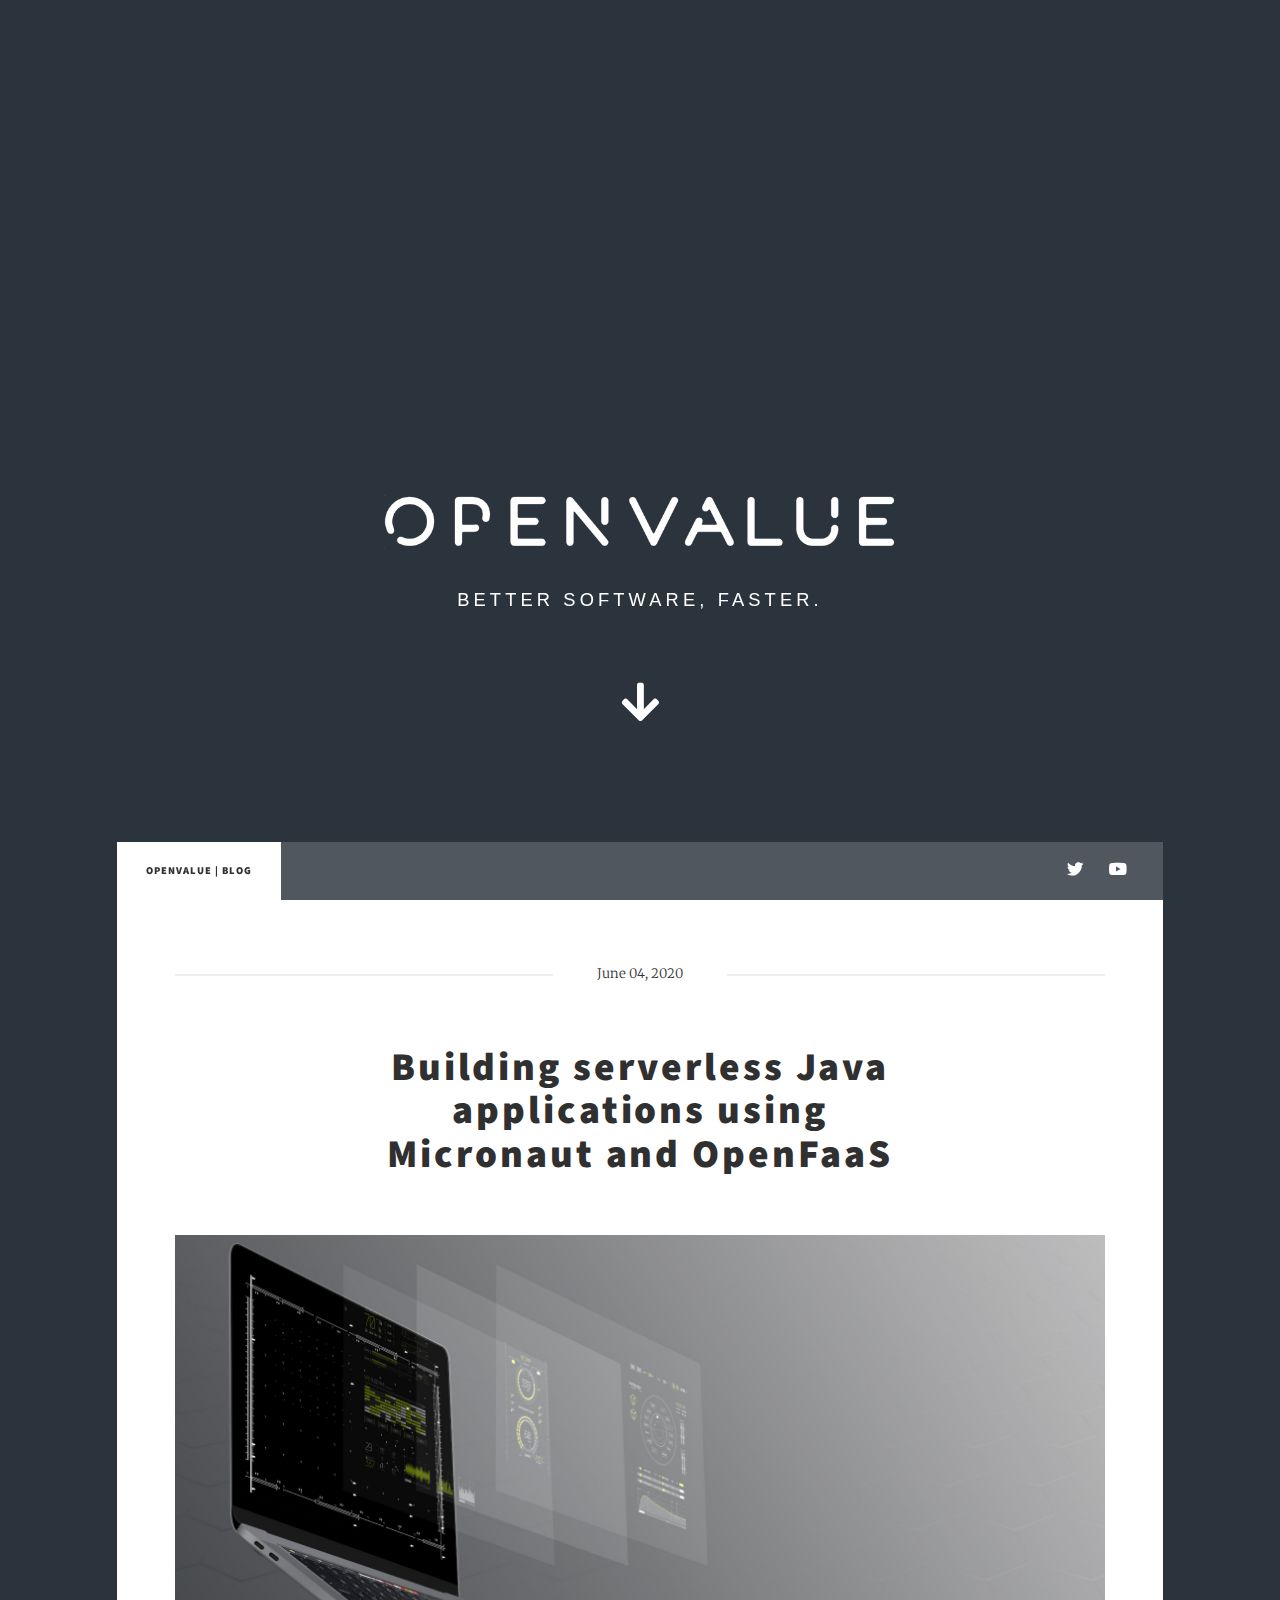
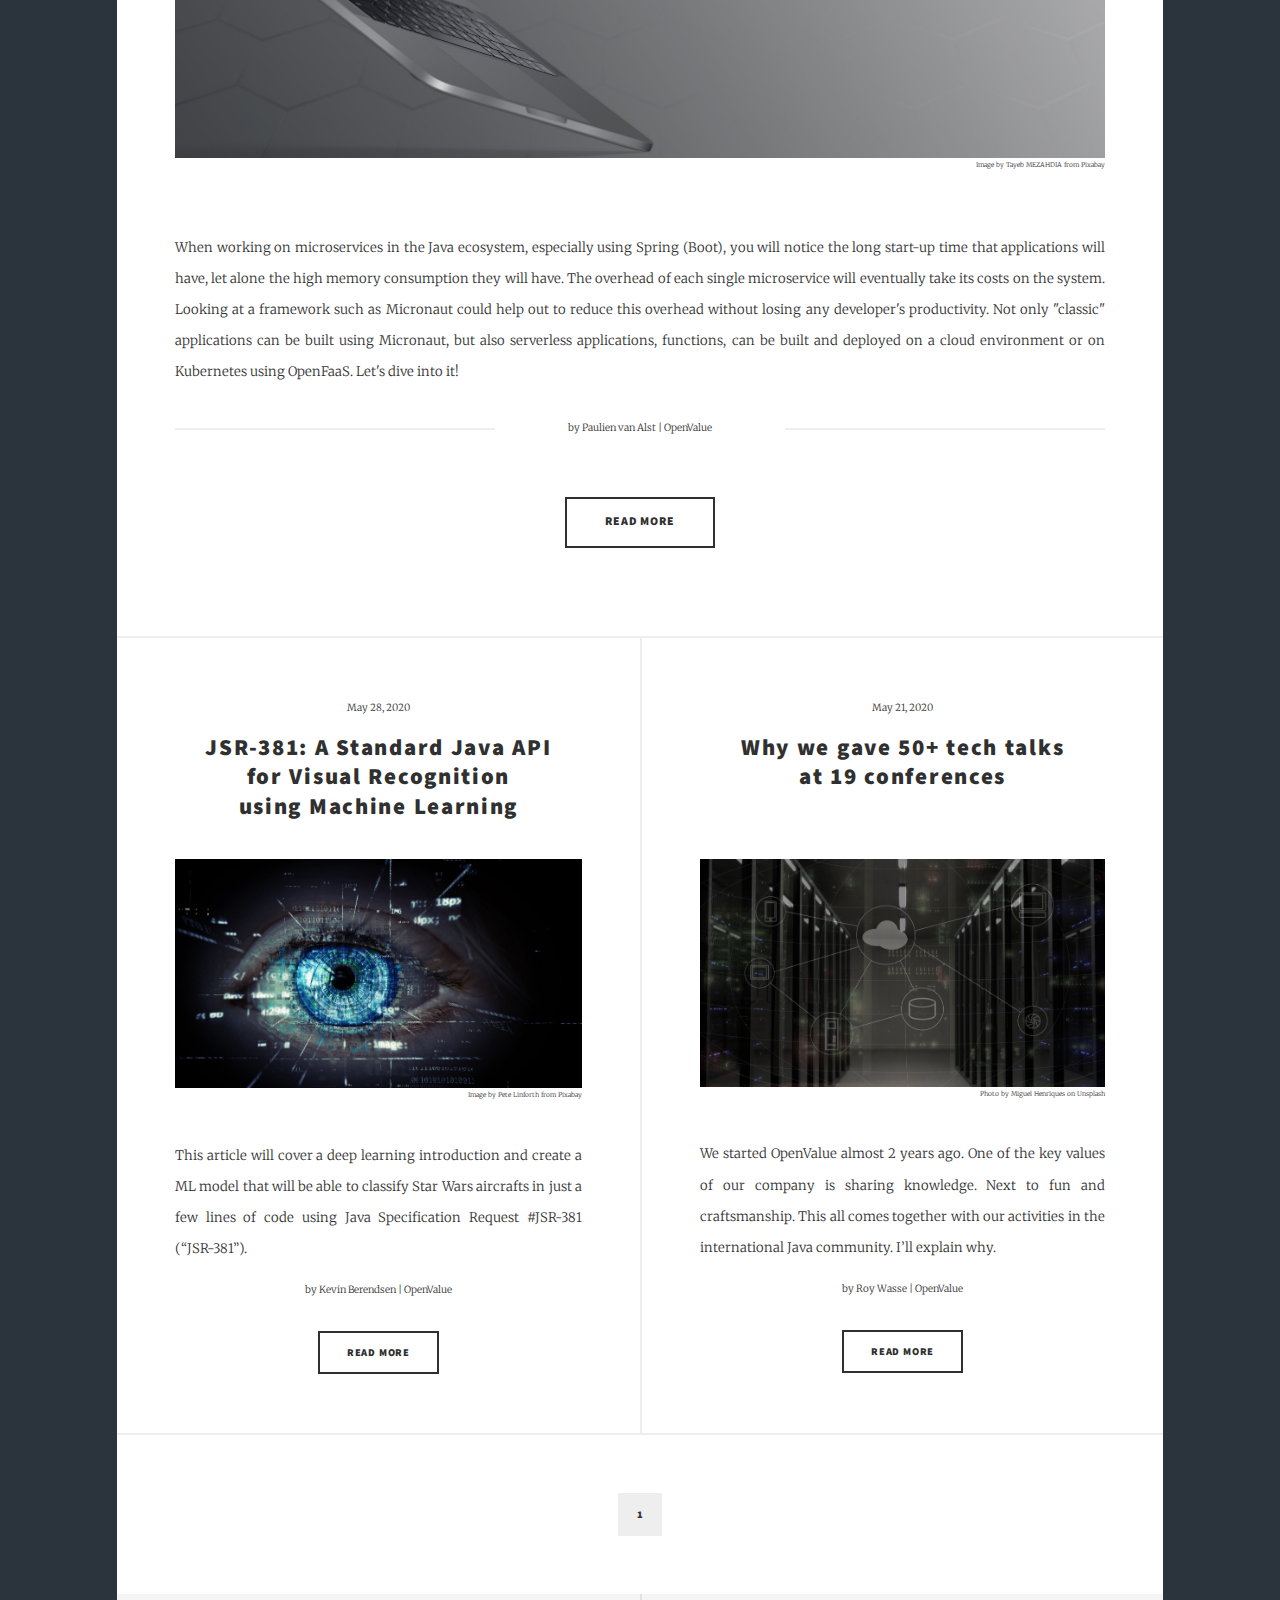
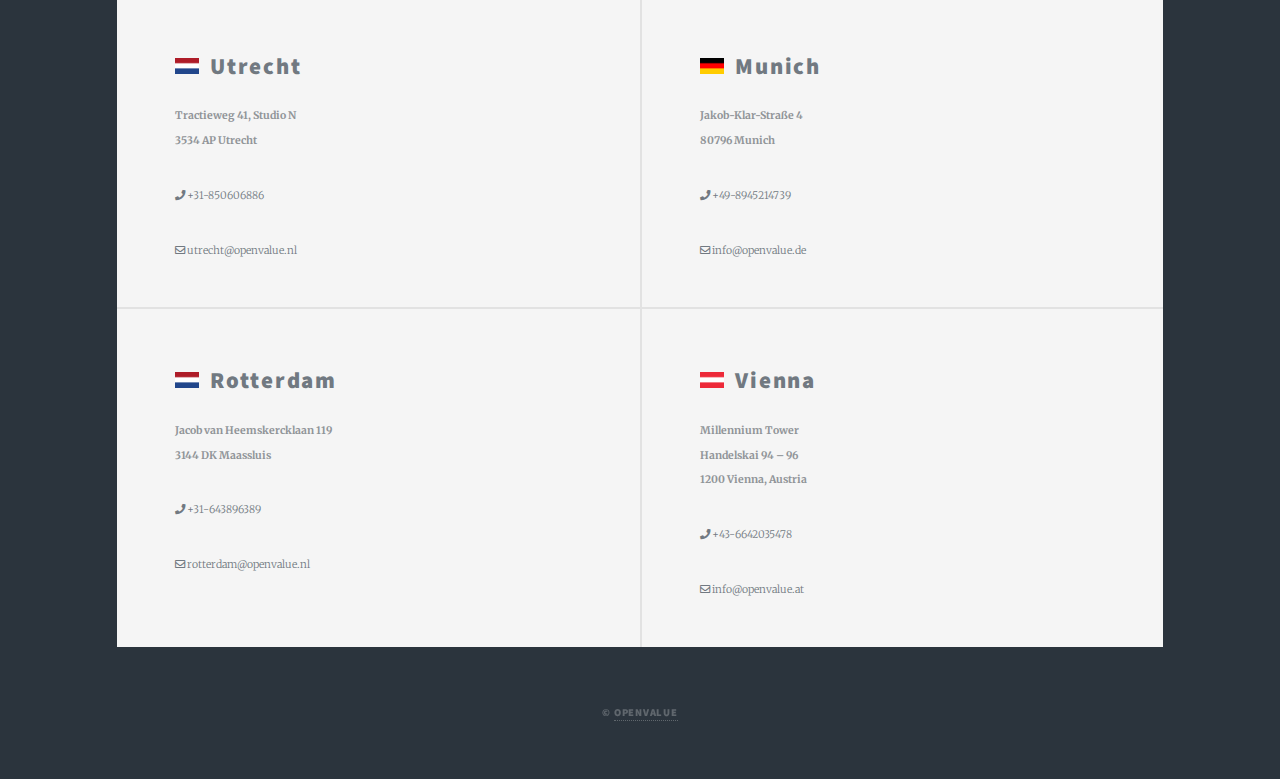
<file: index.html>
<!DOCTYPE HTML>

<html>

<head>
    <title>OpenValue | Blog</title>
    <meta charset="utf-8" />
    <meta name="viewport" content="width=device-width, initial-scale=1, user-scalable=no" />
    <link rel="stylesheet" href="assets/css/main.css" />
    <noscript>
        <link rel="stylesheet" href="assets/css/noscript.css" />
    </noscript>
    <link rel="stylesheet" href="../../../assets/css/atom-one-light.css">
    <link rel="shortcut icon" type="image/png" href="images/favicon.png" />
</head>

<body class="is-preload">

    <!-- Wrapper -->
    <div id="wrapper" class="fade-in">

        <!-- Intro -->
        <div id="intro">
            <div class="inner">
                <div id="intro-logo">
                    <img src="images/openvalue-white.png">
                </div>
                <p class="tagline">Better software, faster.</p>
            </div>
            <ul class="actions">
                <li>
                    <a href="#main" class="first icon solid fa-arrow-down scrolly"></a>
                </li>
            </ul>
        </div>

        <!-- Header -->
        <header id="header" class="header-home"></header>

        <!-- Nav -->
        <nav id="nav">
            <ul class="links">
                <li class="inactive"><a>OpenValue | Blog</a></li>
            </ul>
            <ul class="icons">
                <li>
                    <a href="https://twitter.com/OpenValue" target="_blank" class="icon brands fa-twitter">
                        <span class="label">Twitter</span></a>
                </li>
                <li>
                    <a href="https://talks.openvalue.tech/" target="_blank" class="icon brands fa-youtube">
                        <span class="label">YouTube</span></a>
                </li>
            </ul>
        </nav>

        <!-- Main -->
        <div id="main">

            <!-- Featured Post -->
            <article class="post featured">
                <header class="major">
                    <span class="date">June 04, 2020</span>
                    <h1><a href="articles/2020/05/serverless-java-applications.html">
                            Building serverless Java<br />
                            applications using<br />
                            Micronaut and OpenFaaS
                        </a>
                    </h1>
                </header>
                <figure class="image main">
                    <a href="articles/2020/05/serverless-java-applications.html" class="image main">
                        <img src="images/pic01.jpg" alt="" /></a>
                    <figcaption>Image by Tayeb MEZAHDIA from Pixabay</figcaption>
                </figure>
                <p>
                    When working on microservices in the Java ecosystem, especially using Spring (Boot), you will notice
                    the long start-up time that applications will have, let alone the high memory consumption they will
                    have. The overhead of each single microservice will eventually take its costs on the system. Looking
                    at a framework such as Micronaut could help out to reduce this overhead without losing any
                    developer's productivity. Not only "classic" applications can be built using Micronaut, but also
                    serverless applications, functions, can be built and deployed on a cloud environment or on
                    Kubernetes using OpenFaaS. Let's dive into it!
                </p>
                <span class="name">by Paulien van Alst | OpenValue</span>
                <ul class="actions special">
                    <li>
                        <a href="articles/2020/05/serverless-java-applications.html" class="button large">Read More</a>
                    </li>
                </ul>
            </article>

            <!-- Posts -->
            <section id="posts" class="posts">
                <article>
                    <header>
                        <span class="date">May 28, 2020</span>
                        <h2><a href="articles/2020/05/jsr-381-visual-recognition.html">
                                JSR-381: A Standard Java API<br />
                                for Visual Recognition<br />
                                using Machine Learning
                            </a>
                        </h2>
                    </header>
                    <figure class="image fit">
                        <a href="articles/2020/05/jsr-381-visual-recognition.html" class="image fit">
                            <img src="images/pic02.jpg" alt="" /></a>
                        <figcaption>Image by Pete Linforth from Pixabay</figcaption>
                    </figure>
                    <p>
                        This article will cover a deep learning introduction and create a ML model that will be able to
                        classify Star Wars aircrafts in just a few lines of code using Java Specification Request
                        #JSR-381 (“JSR-381”).
                    </p>
                    <span class="name">by Kevin Berendsen | OpenValue</span>
                    <ul class="actions special">
                        <li>
                            <a href="articles/2020/05/jsr-381-visual-recognition.html" class="button">Read More</a>
                        </li>
                    </ul>
                </article>
                <article>
                    <header>
                        <span class="date">May 21, 2020</span>
                        <h2><a href="articles/2020/05/50-tech-talks-at-19-conferences.html">
                                Why we gave 50+ tech talks<br />
                                at 19 conferences<br /><br />
                            </a>
                        </h2>
                    </header>
                    <figure class="image fit">
                        <a href="articles/2020/05/50-tech-talks-at-19-conferences.html" class="image fit">
                            <img src="images/pic03.jpg" alt="" /></a>
                        <figcaption>Photo by Miguel Henriques on Unsplash</figcaption>
                    </figure>
                    <p>
                        We started OpenValue almost 2 years ago. One of the key values of our company is sharing
                        knowledge. Next to fun and craftsmanship. This all comes together with our activities in the
                        international Java community. I’ll explain why.
                    </p>
                    <span class="name">by Roy Wasse | OpenValue</span>
                    <ul class="actions special">
                        <li>
                            <a href="articles/2020/05/50-tech-talks-at-19-conferences.html" class="button">Read More</a>
                        </li>
                    </ul>
                </article>
            </section>

            <!-- Footer -->
            <footer>
                <div class="pagination">
                    <!--<a href="#" class="previous">Prev</a>-->
                    <a href="index.html" class="page active">1</a>
                    <!--<a href="#" class="page">2</a>
                    <a href="#" class="page">3</a>
                    <span class="extra">&hellip;</span>
                    <a href="#" class="page">8</a>
                    <a href="#" class="page">9</a>
                    <a href="#" class="page">10</a>
                    <a href="#" class="next">Next</a>-->
                </div>
            </footer>

        </div>

        <!-- Footer -->
        <footer id="footer">
            <section class="split">
                <section>
                    <div>
                        <h2><a href="https://openvalue.nl/"><img src="images/nl.png" class="flag">Utrecht</a></h2>
                        <p class="bold">
                            Tractieweg 41, Studio N<br />
                            3534 AP Utrecht
                        </p>
                        <p><a href="tel:+31850606886" class="icon solid fa-phone"> +31-850606886</a></p>
                        <p><a href="mailto:utrecht@openvalue.nl" class="icon regular fa-envelope"> utrecht@openvalue.nl</a></p>
                    </div>
                </section>
                <section>
                    <div>
                        <h2><a href="https://openvalue.nl/"><img src="images/nl.png" class="flag">Rotterdam</a></h2>
                        <p class="bold">
                            Jacob van Heemskercklaan 119<br />
                            3144 DK Maassluis
                        </p>
                        <p><a href="tel:+31643896389" class="icon solid fa-phone"> +31-643896389</a></p>
                        <p><a href="mailto:rotterdam@openvalue.nl" class="icon regular fa-envelope"> rotterdam@openvalue.nl</a></p>
                    </div>
                </section>
            </section>
            <section class="split">
                <section>
                    <div>
                        <h2><a href="https://openvalue.de/"><img src="images/de.png" class="flag">Munich</a></h2>
                        <p class="bold">
                            Jakob-Klar-Straße 4<br />
                            80796 Munich
                        </p>
                        <p><a href="tel:+498945214739" class="icon solid fa-phone"> +49-8945214739</a></p>
                        <p><a href="mailto:info@openvalue.de" class="icon regular fa-envelope"> info@openvalue.de</a></p>
                    </div>
                </section>
                <section>
                    <div>
                        <h2><a href="https://openvalue.at/"><img src="images/at.png" class="flag">Vienna</a></h2>
                        <p class="bold">
                            Millennium Tower<br />
                            Handelskai 94 – 96<br />
                            1200 Vienna, Austria
                        </p>
                        <p><a href="tel:+436642035478" class="icon solid fa-phone"> +43-6642035478</a></p>
                        <p><a href="mailto:info@openvalue.at" class="icon regular fa-envelope"> info@openvalue.at</a></p>
                    </div>
                </section>
            </section>
        </footer>

        <!-- Copyright -->
        <div id="copyright">
            <ul>
                <li>&copy; <a href="https://www.openvalue.group/" target="_blank">OpenValue</a></li>
            </ul>
        </div>
        
    </div>

    <!-- Scripts -->
    <script src="assets/js/jquery.min.js"></script>
    <script src="assets/js/jquery.scrollex.min.js"></script>
    <script src="assets/js/jquery.scrolly.min.js"></script>
    <script src="assets/js/browser.min.js"></script>
    <script src="assets/js/breakpoints.min.js"></script>
    <script src="assets/js/util.js"></script>
    <script src="assets/js/main.js"></script>
    <script src="assets/js/highlight.pack.js"></script>
    <script>hljs.initHighlightingOnLoad();</script>

</body>

</html>
</file>
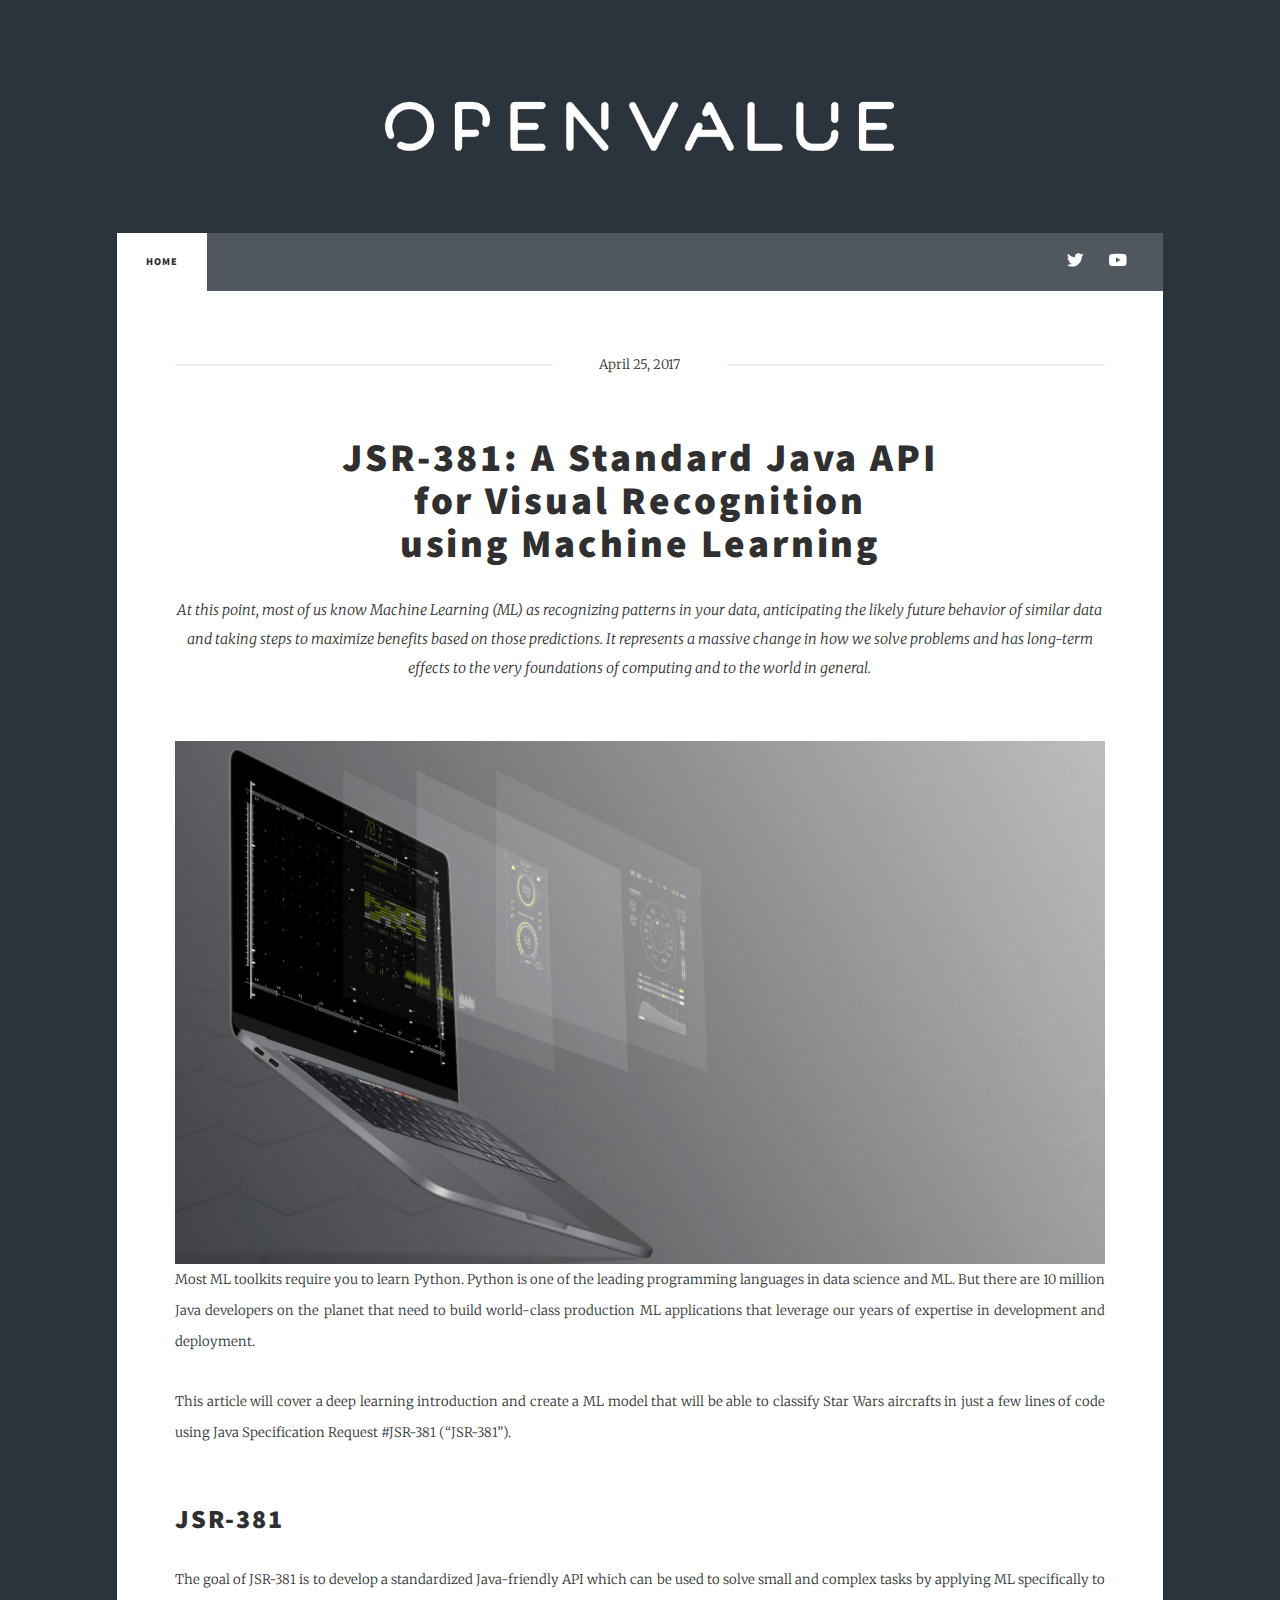
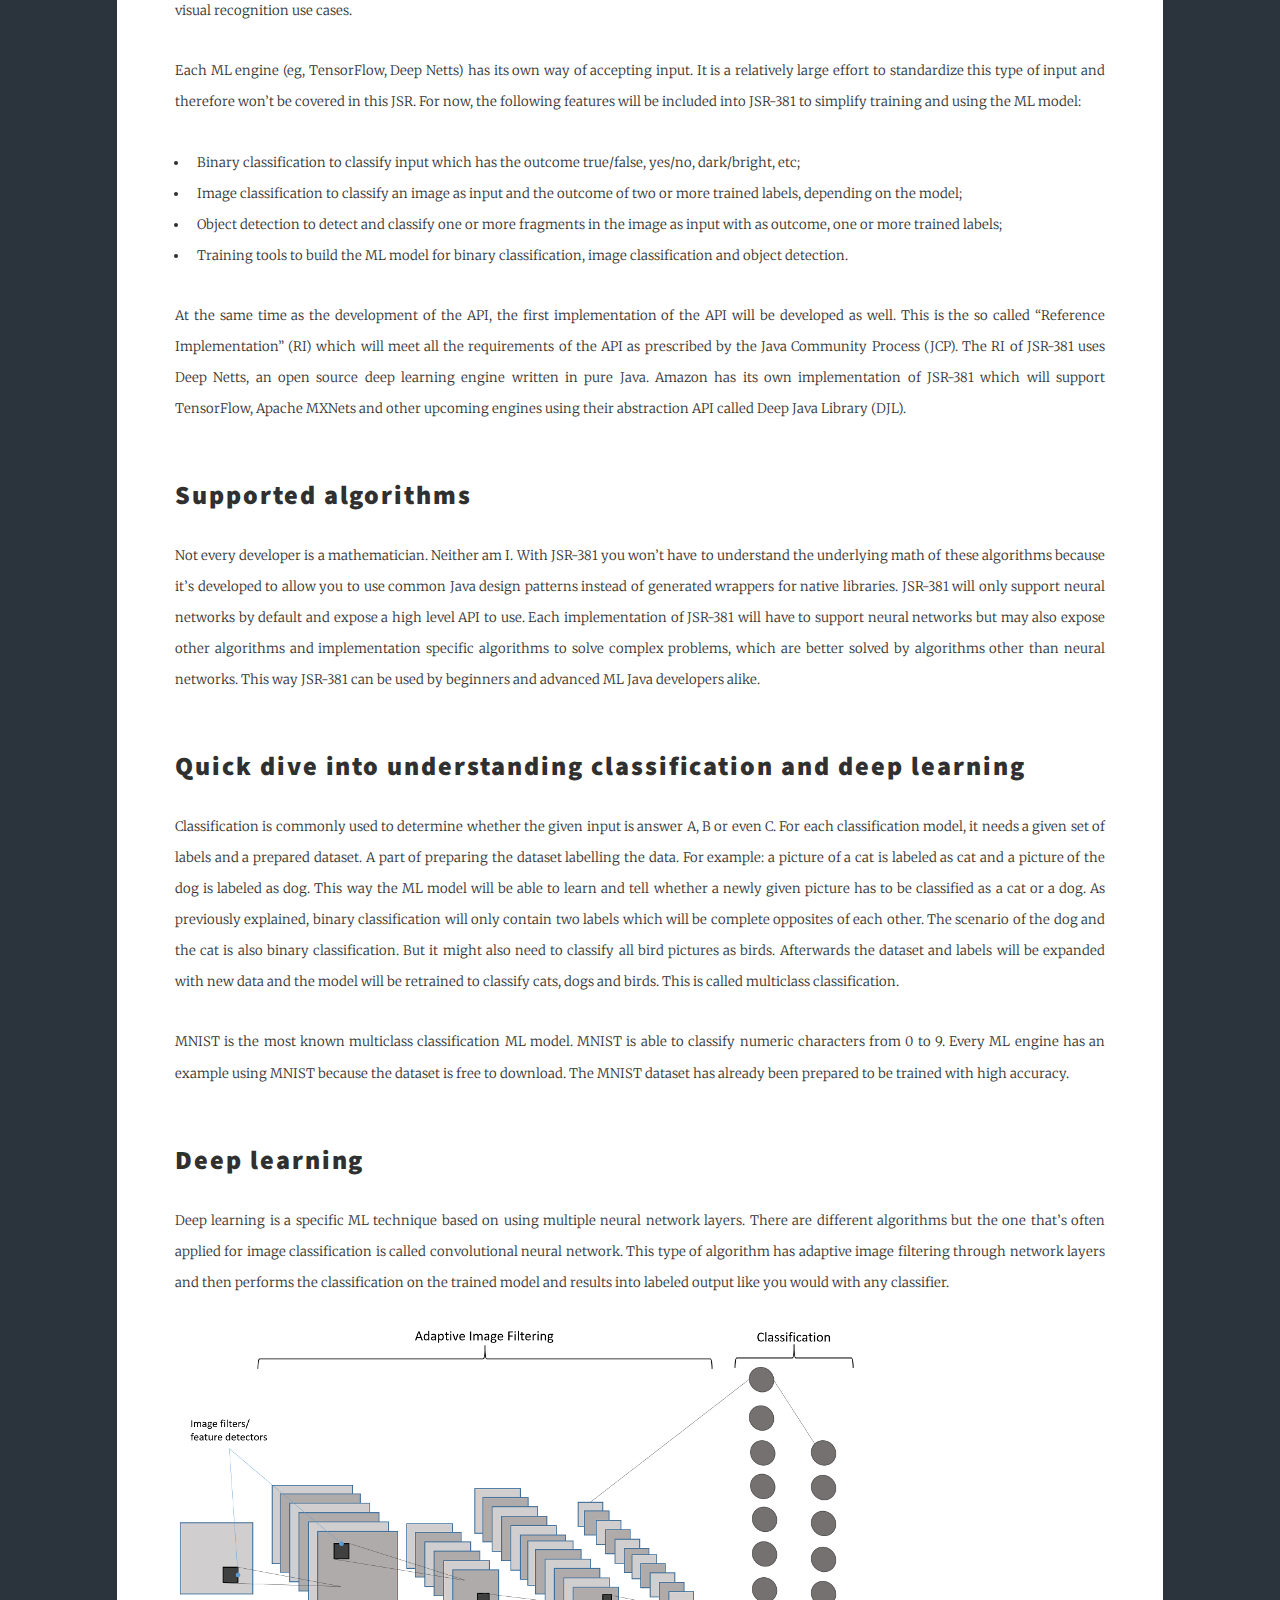
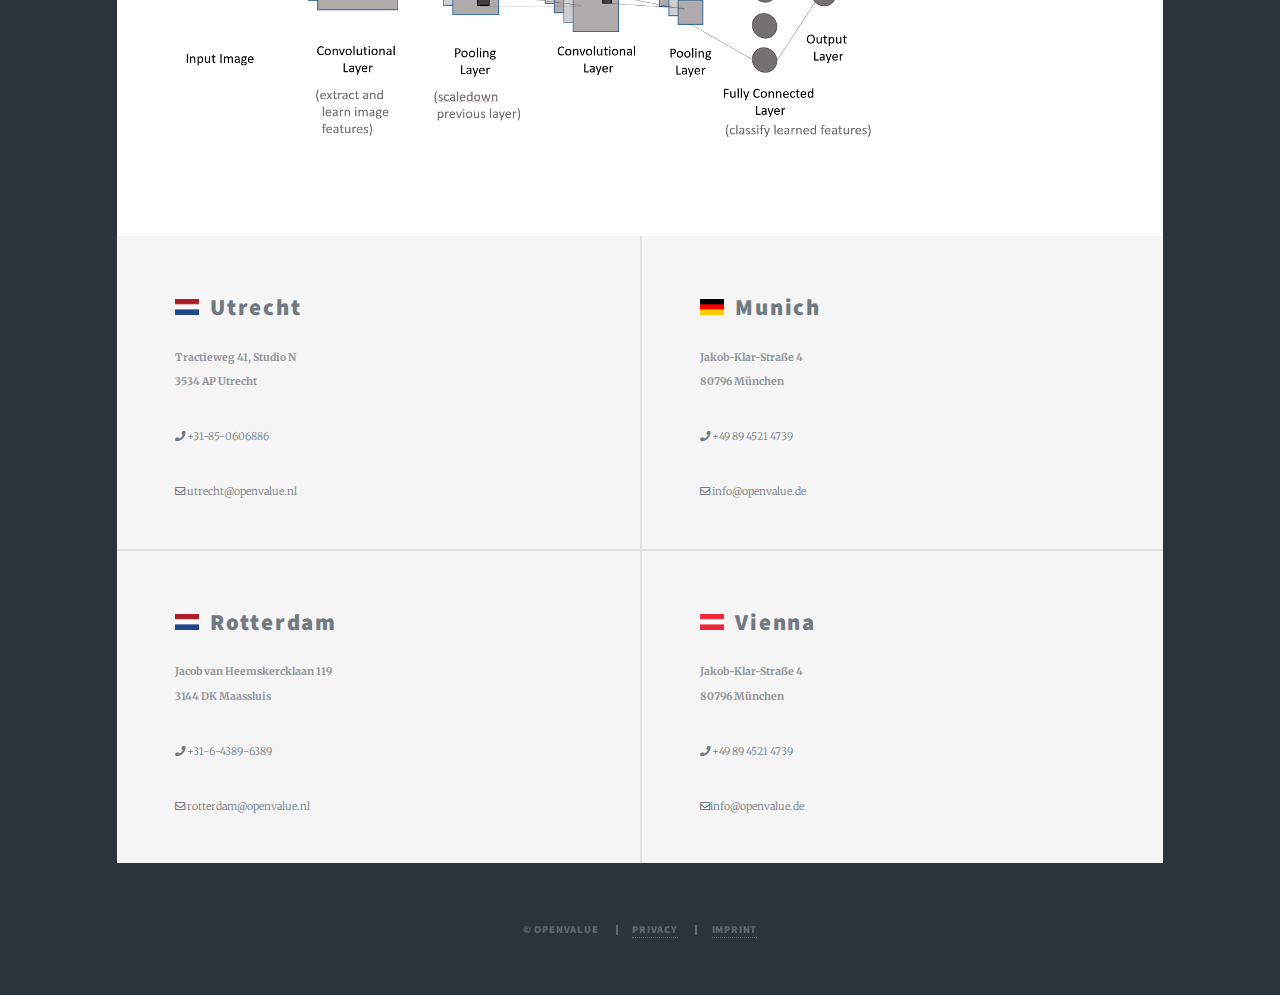
<file: generic.html>
<!DOCTYPE HTML>
<html>

<head>
    <title>OpenValue | Blog</title>
    <meta charset="utf-8">
    <meta name="viewport" content="width=device-width, initial-scale=1, user-scalable=no">
    <link rel="stylesheet" href="assets/css/main.css">
    <noscript>
        <link rel="stylesheet" href="assets/css/noscript.css">
    </noscript>
    <link rel="shortcut icon" type="image/png" href="images/favicon.png">
</head>

<body class="is-preload">
    <!-- Wrapper -->
    <div id="wrapper">
        <!-- Header -->
        <header id="header">
            <div class="inner">
                <div id="header-logo">
                    <img src="images/openvalue-white.png">
                </div>
                <!-- <p id="tagline">Better software, faster.</p> -->
            </div>
        </header>
        <!-- Nav -->
        <nav id="nav">
            <ul class="links">
                <li class="active">
                    <a href="index.html">Home</a>
                </li>
                <!-- <li class="active"><a href="generic.html">Article</a></li> -->
            </ul>
            <ul class="icons">
                <li>
                    <a href="https://twitter.com/OpenValue" target="_blank" class="icon brands fa-twitter">
                        <span class="label">Twitter</span>
                    </a>
                </li>
                <li>
                    <a href="https://talks.openvalue.tech/" target="_blank" class="icon brands fa-youtube">
                        <span class="label">YouTube</span>
                    </a>
                </li>
                <!-- <li><a href="mailto:info@openvalue.de" class="icon solid fa-envelope"><span
							class="label">Email</span></a></li> -->
            </ul>
        </nav>
        <!-- Main -->
        <div id="main">
            <!-- Post -->
            <section class="post">
                <header class="major">
                    <span class="date">April 25, 2017</span>
                    <h1>JSR-381: A Standard Java API
                        <br> for Visual Recognition
                        <br> using Machine Learning
                    </h1>
                    <p>
                        At this point, most of us know Machine Learning (ML) as recognizing patterns in your data,
                        anticipating the likely future behavior of similar data and taking steps to maximize benefits
                        based on those predictions. It represents a massive change in how we solve problems and has
                        long-term effects to the very foundations of computing and to the world in general.
                    </p>
                </header>
                <div class="image main">
                    <img src="images/pic01.jpg" alt="">
                </div>
                <p>
                    Most ML toolkits require you to learn Python. Python is one of the leading programming languages in
                    data science and ML. But there are 10 million Java developers on the planet that need to build
                    world-class production ML applications that leverage our years of expertise in development and
                    deployment.
                </p>
                <p>
                    This article will cover a deep learning introduction and create a ML model that will be able to
                    classify Star Wars aircrafts in just a few lines of code using Java Specification Request #JSR-381
                    (“JSR-381”).
                </p>
                <h3>
                    JSR-381
                </h3>
                <p>
                    The goal of JSR-381 is to develop a standardized Java-friendly API which can be used to solve small
                    and complex tasks by applying ML specifically to visual recognition use cases.
                </p>
                <p>
                    Each ML engine (eg, TensorFlow, Deep Netts) has its own way of accepting input. It is a relatively
                    large effort to standardize this type of input and therefore won’t be covered in this JSR. For now,
                    the following features will be included into JSR-381 to simplify training and using the ML model:
                </p>
                <ul>
                    <li>
                        Binary classification to classify input which has the outcome true/false, yes/no, dark/bright,
                        etc;
                    </li>
                    <li>
                        Image classification to classify an image as input and the outcome of two or more trained
                        labels, depending on the model;
                    </li>
                    <li>
                        Object detection to detect and classify one or more fragments in the image as input with as
                        outcome, one or more trained labels;
                    </li>
                    <li>
                        Training tools to build the ML model for binary classification, image classification and object
                        detection.
                    </li>
                </ul>
                <p>
                    At the same time as the development of the API, the first implementation of the API will be
                    developed
                    as well. This is the so called “Reference Implementation” (RI) which will meet all the requirements
                    of the API as prescribed by the Java Community Process (JCP). The RI of JSR-381 uses Deep Netts, an
                    open source deep learning engine written in pure Java. Amazon has its own implementation of JSR-381
                    which will support TensorFlow, Apache MXNets and other upcoming engines using their abstraction API
                    called Deep Java Library (DJL).
                </p>
                <h3>
                    Supported algorithms
                </h3>
                <p>
                    Not every developer is a mathematician. Neither am I. With JSR-381 you won’t have to understand the
                    underlying math of these algorithms because it’s developed to allow you to use common Java design
                    patterns instead of generated wrappers for native libraries. JSR-381 will only support neural
                    networks by default and expose a high level API to use. Each implementation of JSR-381 will have to
                    support neural networks but may also expose other algorithms and implementation specific algorithms
                    to solve complex problems, which are better solved by algorithms other than neural networks. This
                    way JSR-381 can be used by beginners and advanced ML Java developers alike.
                </p>
                <h3>
                    Quick dive into understanding classification and deep learning
                </h3>
                <p>
                    Classification is commonly used to determine whether the given input is answer A, B or even C. For
                    each classification model, it needs a given set of labels and a prepared dataset. A part of
                    preparing the dataset labelling the data. For example: a picture of a cat is labeled as cat and a
                    picture of the dog is labeled as dog. This way the ML model will be able to learn and tell whether a
                    newly given picture has to be classified as a cat or a dog. As previously explained, binary
                    classification will only contain two labels which will be complete opposites of each other. The
                    scenario of the dog and the cat is also binary classification. But it might also need to classify
                    all bird pictures as birds. Afterwards the dataset and labels will be expanded with new data and the
                    model will be retrained to classify cats, dogs and birds. This is called multiclass classification.
                </p>
                <p>
                    MNIST is the most known multiclass classification ML model. MNIST is able to classify numeric
                    characters from 0 to 9. Every ML engine has an example using MNIST because the dataset is free to
                    download. The MNIST dataset has already been prepared to be trained with high accuracy.
                </p>
                <h3>
                    Deep learning
                </h3>
                <p>
                    Deep learning is a specific ML technique based on using multiple neural network layers. There are
                    different algorithms but the one that’s often applied for image classification is called
                    convolutional neural network. This type of algorithm has adaptive image filtering through network
                    layers and then performs the classification on the trained model and results into labeled output
                    like you would with any classifier.
                </p>
                <img src="images\articles\1\ConvNet.png">
                <p></p>
            </section>
        </div>
        <!-- Footer -->
        <footer id="footer">
            <section class="split">
                <!-- <form method="post" action="#">
					<div class="fields">
						<div class="field">
							<label for="name">Name</label>
							<input type="text" name="name" id="name" />
						</div>
						<div class="field">
							<label for="email">Email</label>
							<input type="text" name="email" id="email" />
						</div>
						<div class="field">
							<label for="message">Message</label>
							<textarea name="message" id="message" rows="3"></textarea>
						</div>
					</div>
					<ul class="actions">
						<li><input type="submit" value="Send Message" /></li>
					</ul>
				</form> -->
                <section class="alt">
                    <div>
                        <h2>
                            <a href="https://openvalue.nl/">
                                <img src="images/nl.png" class="flag">Utrecht
                            </a>
                        </h2>
                        <p class="bold">
                            Tractieweg 41, Studio N
                            <br>
                            3534 AP Utrecht
                        </p>
                        <p>
                            <a href="tel:+31850606886" class="icon solid fa-phone"> +31-85-0606886</a>
                        </p>
                        <p>
                            <a href="mailto:utrecht@openvalue.nl" class="icon regular fa-envelope">
                                utrecht@openvalue.nl
                            </a>
                        </p>
                    </div>
                </section>
                <section>
                    <div>
                        <h2>
                            <a href="https://openvalue.nl/">
                                <img src="images/nl.png" class="flag">Rotterdam
                            </a>
                        </h2>
                        <p class="bold">
                            Jacob van Heemskercklaan 119
                            <br>
                            3144 DK Maassluis
                        </p>
                        <p>
                            <a href="tel:+31643896389" class="icon solid fa-phone"> +31-6-4389-6389</a>
                        </p>
                        <p>
                            <a href="mailto:rotterdam@openvalue.nl" class="icon regular fa-envelope">
                                rotterdam@openvalue.nl
                            </a>
                        </p>
                    </div>
                </section>
            </section>
            <section class="split">
                <section class="alt">
                    <div>
                        <h2>
                            <a href="https://openvalue.de/">
                                <img src="images/de.png" class="flag">Munich
                            </a>
                        </h2>
                        <p class="bold">
                            Jakob-Klar-Straße 4
                            <br> 80796 München
                        </p>
                        <p>
                            <a href="tel:+498945214739" class="icon solid fa-phone"> +49 89 4521 4739</a>
                        </p>
                        <p>
                            <a href="mailto:info@openvalue.de" class="icon regular fa-envelope">
                                info@openvalue.de
                            </a>
                        </p>
                        <!-- <h3>Email</h3>
					<p><a href="mailto:info@openvalue.de">info@openvalue.de</a></p>
							 <h3>Phone</h3>
					<p><a href="tel:+498945214739">+49 89 4521 4739</a></p> -->
                    </div>
                </section>
                <section class="alt">
                    <div>
                        <h2>
                            <a href="#">
                                <img src="images/at.png" class="flag">Vienna
                            </a>
                        </h2>
                        <p class="bold">
                            Jakob-Klar-Straße 4
                            <br>
                            80796 München
                        </p>
                        <p>
                            <a href="tel:+498945214739" class="icon solid fa-phone"> +49 89 4521 4739</a>
                        </p>
                        <p>
                            <a href="mailto:info@openvalue.de" class="icon regular fa-envelope">info@openvalue.de</a>
                        </p>
                    </div>
                </section>
                <!--<section>
					<h3>Social</h3>
					<ul class="icons alt">
						<li><a href="https://twitter.com/OpenValue" class="icon brands alt fa-twitter"><span
									class="label">Twitter</span></a></li>
						<li><a href="https://talks.openvalue.tech/" class="icon brands alt fa-youtube"><span
									class="label">YouTube</span></a>
						</li>
					</ul>
				</section>-->
            </section>
        </footer>
        <!-- Copyright -->
        <div id="copyright">
            <ul>
                <li>&copy; OpenValue</li>
                <li>
                    <a href="#" target="_blank">Privacy</a>
                </li>
                <li>
                    <a href="#" target="_blank">Imprint</a>
                </li>
            </ul>
        </div>
    </div>
    <!-- Scripts -->
    <script src="assets/js/jquery.min.js"></script>
    <script src="assets/js/jquery.scrollex.min.js"></script>
    <script src="assets/js/jquery.scrolly.min.js"></script>
    <script src="assets/js/browser.min.js"></script>
    <script src="assets/js/breakpoints.min.js"></script>
    <script src="assets/js/util.js"></script>
    <script src="assets/js/main.js"></script>
</body>

</html>
</file>
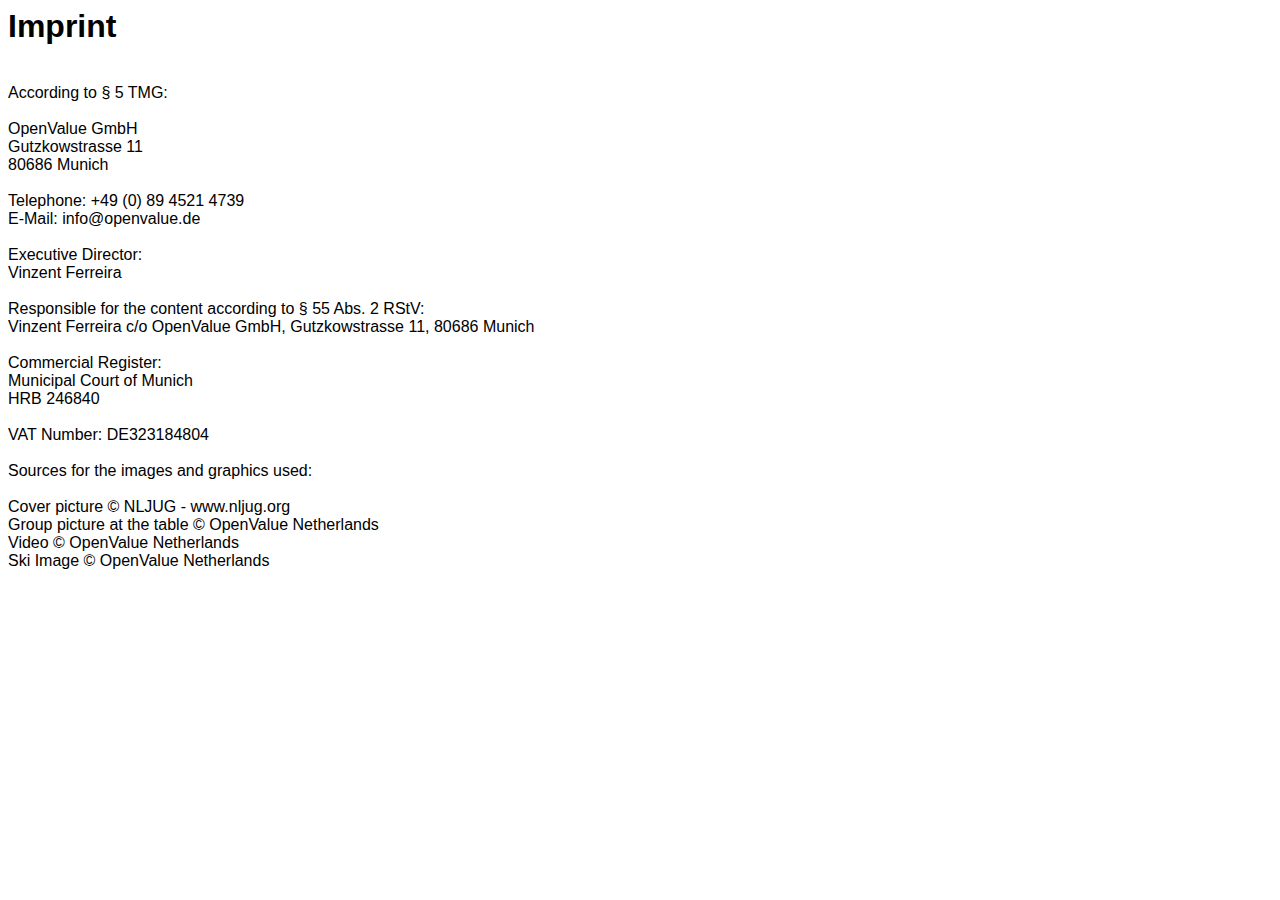
<file: imprint.html>
<!-- saved from url=(0033)https://openvalue.de/imprint.html -->
<html><head><meta http-equiv="Content-Type" content="text/html; charset=windows-1252">
    <style type="text/css">
        pre {
            font-family: "Verdana", sans-serif;
            display: inline;
            padding: 0;
            margin: 0;
            width: 99%;
            white-space: pre-line;
        }

        h2 {
            margin-bottom: 0;
        }
    </style>
</head>

<body cz-shortcut-listen="true">
<pre><h1>Imprint</h1>
According to � 5 TMG:

OpenValue GmbH
Gutzkowstrasse 11
80686 Munich

Telephone: +49 (0) 89 4521 4739
E-Mail: info@openvalue.de

Executive Director:
Vinzent Ferreira

Responsible for the content according to � 55 Abs. 2 RStV:
Vinzent Ferreira c/o OpenValue GmbH, Gutzkowstrasse 11, 80686 Munich

Commercial Register:
Municipal Court of Munich
HRB 246840

VAT Number: DE323184804

Sources for the images and graphics used:

Cover picture � NLJUG - www.nljug.org
Group picture at the table � OpenValue Netherlands
Video � OpenValue Netherlands
Ski Image � OpenValue Netherlands
</pre>



</body></html>
</file>
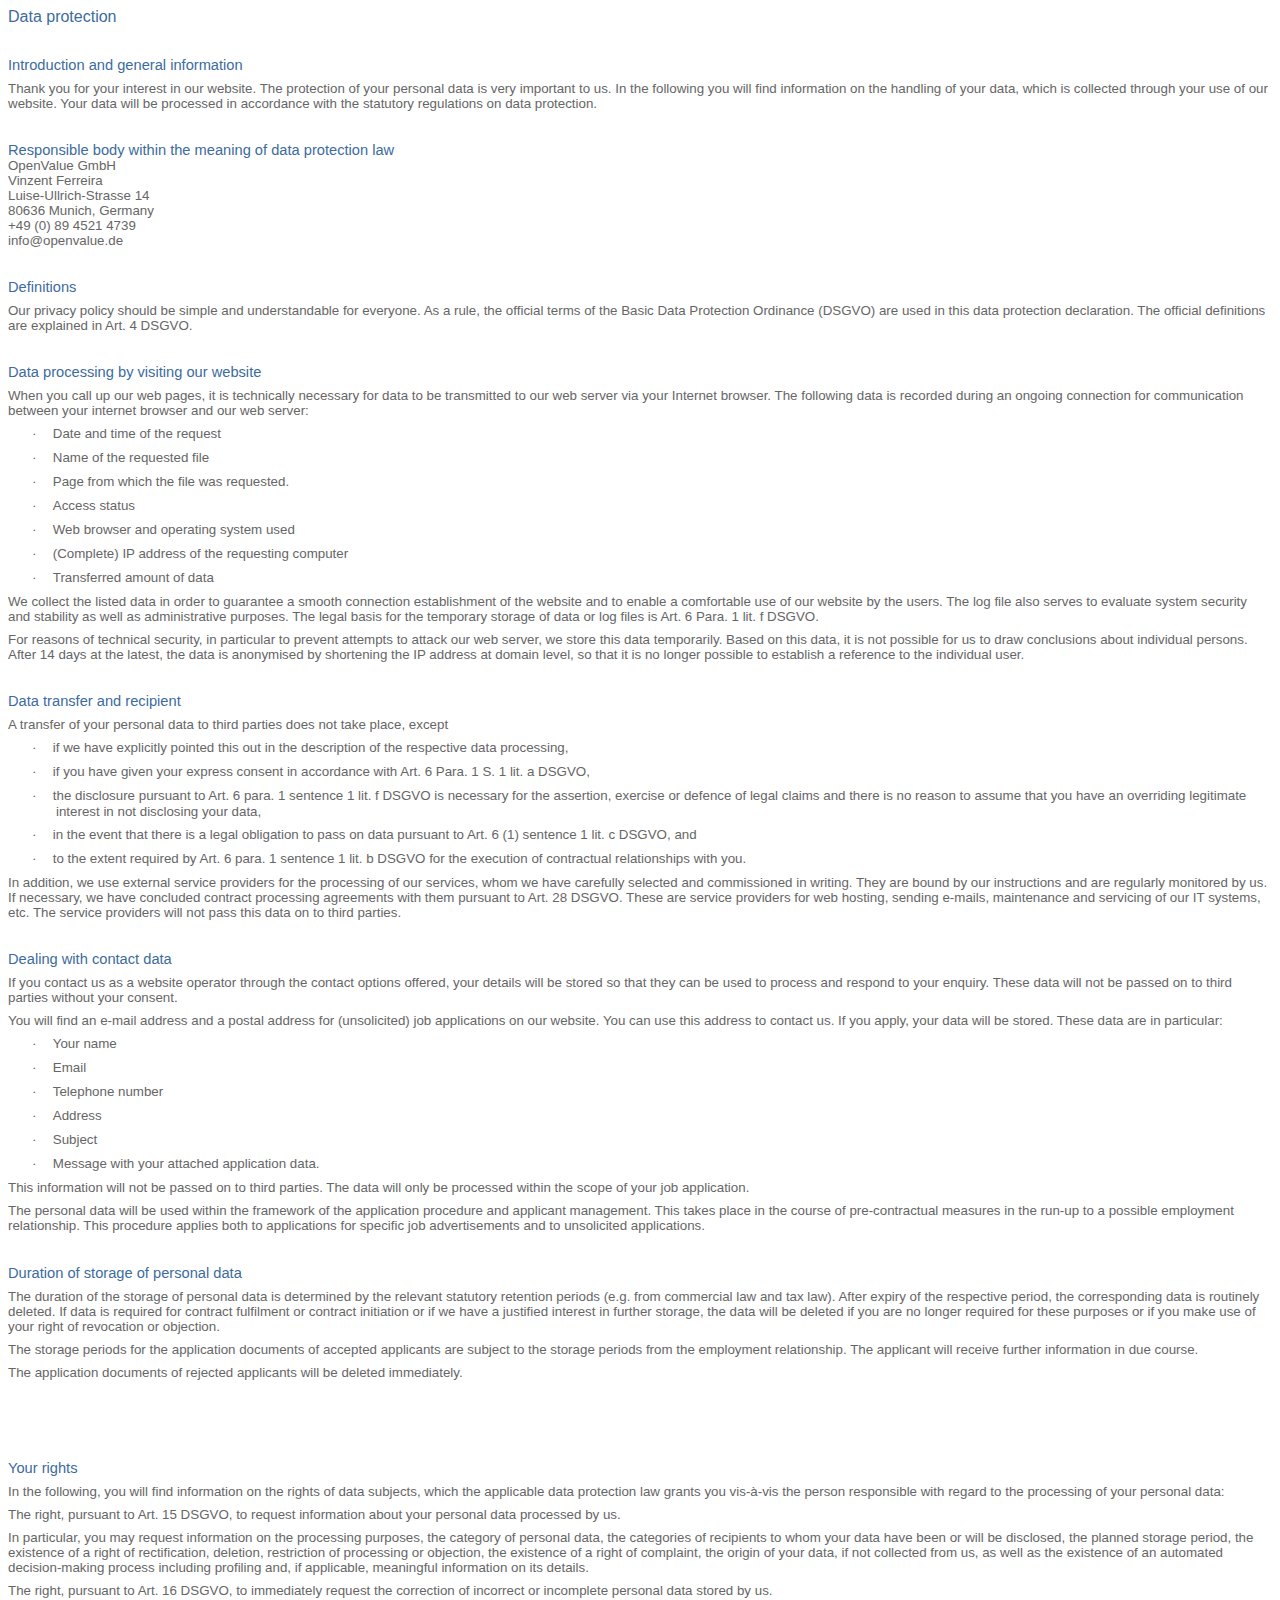
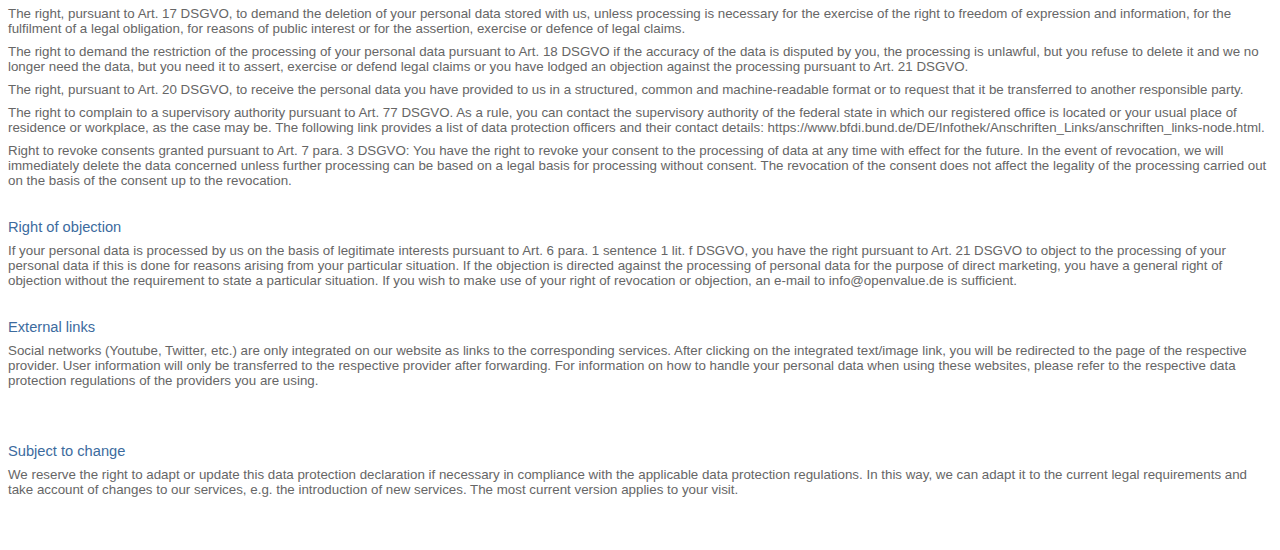
<file: privacy.html>
<!-- saved from url=(0033)https://openvalue.de/privacy.html -->
<html><head><meta http-equiv="Content-Type" content="text/html; charset=UTF-8">
    
    <meta name="Generator" content="Microsoft Word 15 (filtered)">
    <style>
        <!--
        /* Font Definitions */
        @font-face
        {font-family:Wingdings;
            panose-1:5 0 0 0 0 0 0 0 0 0;}
        @font-face
        {font-family:"Cambria Math";
            panose-1:2 4 5 3 5 4 6 3 2 4;}
        /* Style Definitions */
        p.MsoNormal, li.MsoNormal, div.MsoNormal
        {margin:0cm;
            margin-bottom:.0001pt;
            font-size:12.0pt;
            font-family:"Calibri",sans-serif;}
        h2
        {mso-style-link:"Heading 2 Char";
            margin-right:0cm;
            margin-left:0cm;
            font-size:18.0pt;
            font-family:"Times New Roman",serif;
            font-weight:bold;}
        h3
        {mso-style-link:"Heading 3 Char";
            margin-right:0cm;
            margin-left:0cm;
            font-size:13.5pt;
            font-family:"Times New Roman",serif;
            font-weight:bold;}
        a:link, span.MsoHyperlink
        {color:blue;
            text-decoration:underline;}
        a:visited, span.MsoHyperlinkFollowed
        {color:#954F72;
            text-decoration:underline;}
        p
        {margin-right:0cm;
            margin-left:0cm;
            font-size:12.0pt;
            font-family:"Times New Roman",serif;}
        p.MsoListParagraph, li.MsoListParagraph, div.MsoListParagraph
        {margin-top:0cm;
            margin-right:0cm;
            margin-bottom:0cm;
            margin-left:36.0pt;
            margin-bottom:.0001pt;
            font-size:12.0pt;
            font-family:"Calibri",sans-serif;}
        p.MsoListParagraphCxSpFirst, li.MsoListParagraphCxSpFirst, div.MsoListParagraphCxSpFirst
        {margin-top:0cm;
            margin-right:0cm;
            margin-bottom:0cm;
            margin-left:36.0pt;
            margin-bottom:.0001pt;
            font-size:12.0pt;
            font-family:"Calibri",sans-serif;}
        p.MsoListParagraphCxSpMiddle, li.MsoListParagraphCxSpMiddle, div.MsoListParagraphCxSpMiddle
        {margin-top:0cm;
            margin-right:0cm;
            margin-bottom:0cm;
            margin-left:36.0pt;
            margin-bottom:.0001pt;
            font-size:12.0pt;
            font-family:"Calibri",sans-serif;}
        p.MsoListParagraphCxSpLast, li.MsoListParagraphCxSpLast, div.MsoListParagraphCxSpLast
        {margin-top:0cm;
            margin-right:0cm;
            margin-bottom:0cm;
            margin-left:36.0pt;
            margin-bottom:.0001pt;
            font-size:12.0pt;
            font-family:"Calibri",sans-serif;}
        span.Heading2Char
        {mso-style-name:"Heading 2 Char";
            mso-style-link:"Heading 2";
            font-family:"Times New Roman",serif;
            font-weight:bold;}
        span.Heading3Char
        {mso-style-name:"Heading 3 Char";
            mso-style-link:"Heading 3";
            font-family:"Times New Roman",serif;
            font-weight:bold;}
        span.apple-converted-space
        {mso-style-name:apple-converted-space;}
        .MsoChpDefault
        {font-family:"Calibri",sans-serif;}
        @page WordSection1
        {size:595.0pt 842.0pt;
            margin:70.85pt 70.85pt 2.0cm 70.85pt;}
        div.WordSection1
        {page:WordSection1;}
        /* List Definitions */
        ol
        {margin-bottom:0cm;}
        ul
        {margin-bottom:0cm;}
        -->
    </style>

</head>

<body lang="EN-US" link="blue" vlink="#954F72" cz-shortcut-listen="true">

<div class="WordSection1">

    <p class="MsoNormal" style="margin-top:6.0pt;vertical-align:baseline"><span lang="DE" style="font-family:&quot;Arial&quot;,sans-serif;color:#3C6B9E">Data protection</span></p>

    <p class="MsoNormal" style="margin-top:6.0pt;vertical-align:baseline"><span style="font-size:10.0pt;font-family:&quot;Arial&quot;,sans-serif;color:#666666">&nbsp;</span></p>

    <p class="MsoNormal" style="margin-top:6.0pt;vertical-align:baseline"><span lang="DE" style="font-size:11.0pt;font-family:&quot;Arial&quot;,sans-serif;color:#3C6B9E">Introduction
and general information</span></p>

    <p class="MsoNormal" style="margin-top:6.0pt;vertical-align:baseline"><span style="font-size:10.0pt;font-family:&quot;Arial&quot;,sans-serif;color:#666666">Thank you
for your interest in our website. The protection of your personal data is very
important to us. In the following you will find information on the handling of
your data, which is collected through your use of our website. Your data will
be processed in accordance with the statutory regulations on data protection.</span></p>

    <p class="MsoNormal" style="margin-top:6.0pt;vertical-align:baseline"><span style="font-size:10.0pt;font-family:&quot;Arial&quot;,sans-serif;color:#666666">&nbsp;</span></p>

    <p class="MsoNormal" style="margin-top:6.0pt;vertical-align:baseline"><span style="font-size:11.0pt;font-family:&quot;Arial&quot;,sans-serif;color:#3C6B9E">Responsible
body within the meaning of data protection law</span></p>

    <p class="MsoNormal" style="vertical-align:baseline"><span style="font-size:10.0pt;
font-family:&quot;Arial&quot;,sans-serif;color:#666666">OpenValue GmbH</span></p>

    <p class="MsoNormal" style="vertical-align:baseline"><span lang="DE" style="font-size:10.0pt;font-family:&quot;Arial&quot;,sans-serif;color:#666666">Vinzent
Ferreira</span></p>

    <p class="MsoNormal" style="vertical-align:baseline"><span lang="DE" style="font-size:10.0pt;font-family:&quot;Arial&quot;,sans-serif;color:#666666">Luise-Ullrich-Strasse 14</span></p>

    <p class="MsoNormal" style="vertical-align:baseline"><span lang="DE" style="font-size:10.0pt;font-family:&quot;Arial&quot;,sans-serif;color:#666666">80636
Munich, Germany</span></p>

    <p class="MsoNormal" style="vertical-align:baseline"><span lang="DE" style="font-size:10.0pt;font-family:&quot;Arial&quot;,sans-serif;color:#666666">+49 (</span><span style="font-size:10.0pt;font-family:&quot;Arial&quot;,sans-serif;color:#666666">0) 89
4521 4739</span></p>

    <p class="MsoNormal" style="vertical-align:baseline"><span style="font-size:10.0pt;
font-family:&quot;Arial&quot;,sans-serif;color:#666666">info@openvalue.de</span></p>

    <p class="MsoNormal" style="margin-top:6.0pt;vertical-align:baseline"><span style="font-size:10.0pt;font-family:&quot;Arial&quot;,sans-serif;color:#666666">&nbsp;</span></p>

    <p class="MsoNormal" style="margin-top:6.0pt;vertical-align:baseline"><span lang="DE" style="font-size:11.0pt;font-family:&quot;Arial&quot;,sans-serif;color:#3C6B9E">Definitions</span></p>

    <p class="MsoNormal" style="margin-top:6.0pt;vertical-align:baseline"><span style="font-size:10.0pt;font-family:&quot;Arial&quot;,sans-serif;color:#666666">Our
privacy policy should be simple and understandable for everyone. As a rule, the
official terms of the Basic Data Protection Ordinance (DSGVO) are used in this
data protection declaration. The official definitions are explained in Art. 4
DSGVO.</span></p>

    <p class="MsoNormal" style="margin-top:6.0pt;vertical-align:baseline"><span style="font-size:10.0pt;font-family:&quot;Arial&quot;,sans-serif;color:#666666">&nbsp;</span></p>

    <p class="MsoNormal" style="margin-top:6.0pt;vertical-align:baseline"><span lang="DE" style="font-size:11.0pt;font-family:&quot;Arial&quot;,sans-serif;color:#3C6B9E">Data
processing by visiting our website</span></p>

    <p class="MsoNormal" style="margin-top:6.0pt;vertical-align:baseline"><span style="font-size:10.0pt;font-family:&quot;Arial&quot;,sans-serif;color:#666666">When you
call up our web pages, it is technically necessary for data to be transmitted
to our web server via your Internet browser. The following data is recorded
during an ongoing connection for communication between your internet browser
and our web server:</span></p>

    <p class="MsoListParagraphCxSpFirst" style="margin-top:6.0pt;text-indent:-18.0pt;
vertical-align:baseline"><span style="font-size:10.0pt;font-family:Symbol;
color:#666666">·<span style="font:7.0pt &quot;Times New Roman&quot;">&nbsp;&nbsp;&nbsp;&nbsp;&nbsp;&nbsp;
</span></span><span style="font-size:10.0pt;font-family:&quot;Arial&quot;,sans-serif;
color:#666666">Date and time of the request</span></p>

    <p class="MsoListParagraphCxSpMiddle" style="margin-top:6.0pt;text-indent:-18.0pt;
vertical-align:baseline"><span style="font-size:10.0pt;font-family:Symbol;
color:#666666">·<span style="font:7.0pt &quot;Times New Roman&quot;">&nbsp;&nbsp;&nbsp;&nbsp;&nbsp;&nbsp;
</span></span><span style="font-size:10.0pt;font-family:&quot;Arial&quot;,sans-serif;
color:#666666">Name of the requested file</span></p>

    <p class="MsoListParagraphCxSpMiddle" style="margin-top:6.0pt;text-indent:-18.0pt;
vertical-align:baseline"><span style="font-size:10.0pt;font-family:Symbol;
color:#666666">·<span style="font:7.0pt &quot;Times New Roman&quot;">&nbsp;&nbsp;&nbsp;&nbsp;&nbsp;&nbsp;
</span></span><span style="font-size:10.0pt;font-family:&quot;Arial&quot;,sans-serif;
color:#666666">Page from which the file was requested.</span></p>

    <p class="MsoListParagraphCxSpMiddle" style="margin-top:6.0pt;text-indent:-18.0pt;
vertical-align:baseline"><span style="font-size:10.0pt;font-family:Symbol;
color:#666666">·<span style="font:7.0pt &quot;Times New Roman&quot;">&nbsp;&nbsp;&nbsp;&nbsp;&nbsp;&nbsp;
</span></span><span style="font-size:10.0pt;font-family:&quot;Arial&quot;,sans-serif;
color:#666666">Access status</span></p>

    <p class="MsoListParagraphCxSpMiddle" style="margin-top:6.0pt;text-indent:-18.0pt;
vertical-align:baseline"><span style="font-size:10.0pt;font-family:Symbol;
color:#666666">·<span style="font:7.0pt &quot;Times New Roman&quot;">&nbsp;&nbsp;&nbsp;&nbsp;&nbsp;&nbsp;
</span></span><span style="font-size:10.0pt;font-family:&quot;Arial&quot;,sans-serif;
color:#666666">Web browser and operating system used</span></p>

    <p class="MsoListParagraphCxSpMiddle" style="margin-top:6.0pt;text-indent:-18.0pt;
vertical-align:baseline"><span style="font-size:10.0pt;font-family:Symbol;
color:#666666">·<span style="font:7.0pt &quot;Times New Roman&quot;">&nbsp;&nbsp;&nbsp;&nbsp;&nbsp;&nbsp;
</span></span><span style="font-size:10.0pt;font-family:&quot;Arial&quot;,sans-serif;
color:#666666">(Complete) IP address of the requesting computer</span></p>

    <p class="MsoListParagraphCxSpLast" style="margin-top:6.0pt;text-indent:-18.0pt;
vertical-align:baseline"><span style="font-size:10.0pt;font-family:Symbol;
color:#666666">·<span style="font:7.0pt &quot;Times New Roman&quot;">&nbsp;&nbsp;&nbsp;&nbsp;&nbsp;&nbsp;
</span></span><span style="font-size:10.0pt;font-family:&quot;Arial&quot;,sans-serif;
color:#666666">Transferred amount of data</span></p>

    <p class="MsoNormal" style="margin-top:6.0pt;vertical-align:baseline"><span style="font-size:10.0pt;font-family:&quot;Arial&quot;,sans-serif;color:#666666">We
collect the listed data in order to guarantee a smooth connection establishment
of the website and to enable a comfortable use of our website by the users. The
log file also serves to evaluate system security and stability as well as
administrative purposes. The legal basis for the temporary storage of data or
log files is Art. 6 Para. 1 lit. f DSGVO.</span></p>

    <p class="MsoNormal" style="margin-top:6.0pt;vertical-align:baseline"><span style="font-size:10.0pt;font-family:&quot;Arial&quot;,sans-serif;color:#666666">For
reasons of technical security, in particular to prevent attempts to attack our
web server, we store this data temporarily. Based on this data, it is not
possible for us to draw conclusions about individual persons. After 14 days at
the latest, the data is anonymised by shortening the IP address at domain
level, so that it is no longer possible to establish a reference to the
individual user.</span></p>

    <p class="MsoNormal" style="margin-top:6.0pt;vertical-align:baseline"><span style="font-size:10.0pt;font-family:&quot;Arial&quot;,sans-serif;color:#666666">&nbsp;</span></p>

    <p class="MsoNormal" style="margin-top:6.0pt;vertical-align:baseline"><span lang="DE" style="font-size:11.0pt;font-family:&quot;Arial&quot;,sans-serif;color:#3C6B9E">Data
transfer and recipient</span></p>

    <p class="MsoNormal" style="margin-top:6.0pt;vertical-align:baseline"><span style="font-size:10.0pt;font-family:&quot;Arial&quot;,sans-serif;color:#666666">A
transfer of your personal data to third parties does not take place, except</span></p>

    <p class="MsoListParagraphCxSpFirst" style="margin-top:6.0pt;text-indent:-18.0pt;
vertical-align:baseline"><span style="font-size:10.0pt;font-family:Symbol;
color:#666666">·<span style="font:7.0pt &quot;Times New Roman&quot;">&nbsp;&nbsp;&nbsp;&nbsp;&nbsp;&nbsp;
</span></span><span style="font-size:10.0pt;font-family:&quot;Arial&quot;,sans-serif;
color:#666666">if we have explicitly pointed this out in the description of the
respective data processing,</span></p>

    <p class="MsoListParagraphCxSpMiddle" style="margin-top:6.0pt;text-indent:-18.0pt;
vertical-align:baseline"><span style="font-size:10.0pt;font-family:Symbol;
color:#666666">·<span style="font:7.0pt &quot;Times New Roman&quot;">&nbsp;&nbsp;&nbsp;&nbsp;&nbsp;&nbsp;
</span></span><span style="font-size:10.0pt;font-family:&quot;Arial&quot;,sans-serif;
color:#666666">if you have given your express consent in accordance with Art. 6
Para. 1 S. 1 lit. a DSGVO,</span></p>

    <p class="MsoListParagraphCxSpMiddle" style="margin-top:6.0pt;text-indent:-18.0pt;
vertical-align:baseline"><span style="font-size:10.0pt;font-family:Symbol;
color:#666666">·<span style="font:7.0pt &quot;Times New Roman&quot;">&nbsp;&nbsp;&nbsp;&nbsp;&nbsp;&nbsp;
</span></span><span style="font-size:10.0pt;font-family:&quot;Arial&quot;,sans-serif;
color:#666666">the disclosure pursuant to Art. 6 para. 1 sentence 1 lit. f
DSGVO is necessary for the assertion, exercise or defence of legal claims and
there is no reason to assume that you have an overriding legitimate interest in
not disclosing your data,</span></p>

    <p class="MsoListParagraphCxSpMiddle" style="margin-top:6.0pt;text-indent:-18.0pt;
vertical-align:baseline"><span style="font-size:10.0pt;font-family:Symbol;
color:#666666">·<span style="font:7.0pt &quot;Times New Roman&quot;">&nbsp;&nbsp;&nbsp;&nbsp;&nbsp;&nbsp;
</span></span><span style="font-size:10.0pt;font-family:&quot;Arial&quot;,sans-serif;
color:#666666">in the event that there is a legal obligation to pass on data
pursuant to Art. 6 (1) sentence 1 lit. c DSGVO, and</span></p>

    <p class="MsoListParagraphCxSpLast" style="margin-top:6.0pt;text-indent:-18.0pt;
vertical-align:baseline"><span style="font-size:10.0pt;font-family:Symbol;
color:#666666">·<span style="font:7.0pt &quot;Times New Roman&quot;">&nbsp;&nbsp;&nbsp;&nbsp;&nbsp;&nbsp;
</span></span><span style="font-size:10.0pt;font-family:&quot;Arial&quot;,sans-serif;
color:#666666">to the extent required by Art. 6 para. 1 sentence 1 lit. b DSGVO
for the execution of contractual relationships with you.</span></p>

    <p class="MsoNormal" style="margin-top:6.0pt;vertical-align:baseline"><span style="font-size:10.0pt;font-family:&quot;Arial&quot;,sans-serif;color:#666666">In
addition, we use external service providers for the processing of our services,
whom we have carefully selected and commissioned in writing. They are bound by
our instructions and are regularly monitored by us. If necessary, we have
concluded contract processing agreements with them pursuant to Art. 28 DSGVO.
These are service providers for web hosting, sending e-mails, maintenance and
servicing of our IT systems, etc. The service providers will not pass this data
on to third parties.</span></p>

    <p class="MsoNormal" style="margin-top:6.0pt;vertical-align:baseline"><span style="font-size:10.0pt;font-family:&quot;Arial&quot;,sans-serif;color:#666666">&nbsp;</span></p>

    <p class="MsoNormal" style="margin-top:6.0pt;vertical-align:baseline"><span lang="DE" style="font-size:11.0pt;font-family:&quot;Arial&quot;,sans-serif;color:#3C6B9E">Dealing
with contact data</span></p>

    <p class="MsoNormal" style="margin-top:6.0pt;vertical-align:baseline"><span style="font-size:10.0pt;font-family:&quot;Arial&quot;,sans-serif;color:#666666">If you
contact us as a website operator through the contact options offered, your
details will be stored so that they can be used to process and respond to your
enquiry. These data will not be passed on to third parties without your
consent.</span></p>

    <p class="MsoNormal" style="margin-top:6.0pt;vertical-align:baseline"><span style="font-size:10.0pt;font-family:&quot;Arial&quot;,sans-serif;color:#666666">You will
find an e-mail address and a postal address for (unsolicited) job applications
on our website. You can use this address to contact us. If you apply, your data
will be stored. These data are in particular:</span></p>

    <p class="MsoListParagraphCxSpFirst" style="margin-top:6.0pt;text-indent:-18.0pt;
vertical-align:baseline"><span style="font-size:10.0pt;font-family:Symbol;
color:#666666">·<span style="font:7.0pt &quot;Times New Roman&quot;">&nbsp;&nbsp;&nbsp;&nbsp;&nbsp;&nbsp;
</span></span><span style="font-size:10.0pt;font-family:&quot;Arial&quot;,sans-serif;
color:#666666">Your name</span></p>

    <p class="MsoListParagraphCxSpMiddle" style="margin-top:6.0pt;text-indent:-18.0pt;
vertical-align:baseline"><span style="font-size:10.0pt;font-family:Symbol;
color:#666666">·<span style="font:7.0pt &quot;Times New Roman&quot;">&nbsp;&nbsp;&nbsp;&nbsp;&nbsp;&nbsp;
</span></span><span style="font-size:10.0pt;font-family:&quot;Arial&quot;,sans-serif;
color:#666666">Email</span></p>

    <p class="MsoListParagraphCxSpMiddle" style="margin-top:6.0pt;text-indent:-18.0pt;
vertical-align:baseline"><span style="font-size:10.0pt;font-family:Symbol;
color:#666666">·<span style="font:7.0pt &quot;Times New Roman&quot;">&nbsp;&nbsp;&nbsp;&nbsp;&nbsp;&nbsp;
</span></span><span style="font-size:10.0pt;font-family:&quot;Arial&quot;,sans-serif;
color:#666666">Telephone number</span></p>

    <p class="MsoListParagraphCxSpMiddle" style="margin-top:6.0pt;text-indent:-18.0pt;
vertical-align:baseline"><span style="font-size:10.0pt;font-family:Symbol;
color:#666666">·<span style="font:7.0pt &quot;Times New Roman&quot;">&nbsp;&nbsp;&nbsp;&nbsp;&nbsp;&nbsp;
</span></span><span style="font-size:10.0pt;font-family:&quot;Arial&quot;,sans-serif;
color:#666666">Address</span></p>

    <p class="MsoListParagraphCxSpMiddle" style="margin-top:6.0pt;text-indent:-18.0pt;
vertical-align:baseline"><span style="font-size:10.0pt;font-family:Symbol;
color:#666666">·<span style="font:7.0pt &quot;Times New Roman&quot;">&nbsp;&nbsp;&nbsp;&nbsp;&nbsp;&nbsp;
</span></span><span style="font-size:10.0pt;font-family:&quot;Arial&quot;,sans-serif;
color:#666666">Subject</span></p>

    <p class="MsoListParagraphCxSpLast" style="margin-top:6.0pt;text-indent:-18.0pt;
vertical-align:baseline"><span style="font-size:10.0pt;font-family:Symbol;
color:#666666">·<span style="font:7.0pt &quot;Times New Roman&quot;">&nbsp;&nbsp;&nbsp;&nbsp;&nbsp;&nbsp;
</span></span><span style="font-size:10.0pt;font-family:&quot;Arial&quot;,sans-serif;
color:#666666">Message with your attached application data.</span></p>

    <p class="MsoNormal" style="margin-top:6.0pt;vertical-align:baseline"><span style="font-size:10.0pt;font-family:&quot;Arial&quot;,sans-serif;color:#666666">This
information will not be passed on to third parties. The data will only be
processed within the scope of your job application.</span></p>

    <p class="MsoNormal" style="margin-top:6.0pt;vertical-align:baseline"><span style="font-size:10.0pt;font-family:&quot;Arial&quot;,sans-serif;color:#666666">The
personal data will be used within the framework of the application procedure
and applicant management. This takes place in the course of pre-contractual
measures in the run-up to a possible employment relationship. This procedure
applies both to applications for specific job advertisements and to unsolicited
applications.</span></p>

    <p class="MsoNormal" style="margin-top:6.0pt;vertical-align:baseline"><span lang="DE" style="font-size:11.0pt;font-family:&quot;Arial&quot;,sans-serif;color:#3C6B9E">&nbsp;</span></p>

    <p class="MsoNormal" style="margin-top:6.0pt;vertical-align:baseline"><span style="font-size:11.0pt;font-family:&quot;Arial&quot;,sans-serif;color:#3C6B9E">Duration
of storage of personal data</span></p>

    <p class="MsoNormal" style="margin-top:6.0pt;vertical-align:baseline"><span style="font-size:10.0pt;font-family:&quot;Arial&quot;,sans-serif;color:#666666">The
duration of the storage of personal data is determined by the relevant
statutory retention periods (e.g. from commercial law and tax law). After
expiry of the respective period, the corresponding data is routinely deleted.
If data is required for contract fulfilment or contract initiation or if we
have a justified interest in further storage, the data will be deleted if you
are no longer required for these purposes or if you make use of your right of
revocation or objection.</span></p>

    <p class="MsoNormal" style="margin-top:6.0pt;vertical-align:baseline"><span style="font-size:10.0pt;font-family:&quot;Arial&quot;,sans-serif;color:#666666">The
storage periods for the application documents of accepted applicants are
subject to the storage periods from the employment relationship. The applicant
will receive further information in due course.</span></p>

    <p class="MsoNormal" style="margin-top:6.0pt;vertical-align:baseline"><span style="font-size:10.0pt;font-family:&quot;Arial&quot;,sans-serif;color:#666666">The
application documents of rejected applicants will be deleted immediately.</span></p>

    <p class="MsoNormal" style="margin-top:6.0pt;vertical-align:baseline"><span style="font-size:11.0pt;font-family:&quot;Arial&quot;,sans-serif;color:#3C6B9E">&nbsp;</span></p>

    <p class="MsoNormal" style="margin-top:6.0pt;vertical-align:baseline"><span style="font-size:11.0pt;font-family:&quot;Arial&quot;,sans-serif;color:#3C6B9E">&nbsp;</span></p>

    <p class="MsoNormal" style="margin-top:6.0pt;vertical-align:baseline"><span style="font-size:11.0pt;font-family:&quot;Arial&quot;,sans-serif;color:#3C6B9E">&nbsp;</span></p>

    <p class="MsoNormal" style="margin-top:6.0pt;vertical-align:baseline"><span style="font-size:11.0pt;font-family:&quot;Arial&quot;,sans-serif;color:#3C6B9E">Your
rights</span></p>

    <p class="MsoNormal" style="margin-top:6.0pt;vertical-align:baseline"><span style="font-size:10.0pt;font-family:&quot;Arial&quot;,sans-serif;color:#666666">In the
following, you will find information on the rights of data subjects, which the
applicable data protection law grants you vis-à-vis the person responsible with
regard to the processing of your personal data:</span></p>

    <p class="MsoNormal" style="margin-top:6.0pt"><span style="font-size:10.0pt;
font-family:&quot;Arial&quot;,sans-serif;color:#666666">The right, pursuant to Art. 15
DSGVO, to request information about your personal data processed by us. </span></p>

    <p class="MsoNormal" style="margin-top:6.0pt"><span style="font-size:10.0pt;
font-family:&quot;Arial&quot;,sans-serif;color:#666666">In particular, you may request
information on the processing purposes, the category of personal data, the
categories of recipients to whom your data have been or will be disclosed, the
planned storage period, the existence of a right of rectification, deletion,
restriction of processing or objection, the existence of a right of complaint,
the origin of your data, if not collected from us, as well as the existence of
an automated decision-making process including profiling and, if applicable,
meaningful information on its details.</span></p>

    <p class="MsoNormal" style="margin-top:6.0pt"><span style="font-size:10.0pt;
font-family:&quot;Arial&quot;,sans-serif;color:#666666">The right, pursuant to Art. 16
DSGVO, to immediately request the correction of incorrect or incomplete
personal data stored by us.</span></p>

    <p class="MsoNormal" style="margin-top:6.0pt"><span style="font-size:10.0pt;
font-family:&quot;Arial&quot;,sans-serif;color:#666666">The right, pursuant to Art. 17
DSGVO, to demand the deletion of your personal data stored with us, unless
processing is necessary for the exercise of the right to freedom of expression
and information, for the fulfilment of a legal obligation, for reasons of
public interest or for the assertion, exercise or defence of legal claims. </span></p>

    <p class="MsoNormal" style="margin-top:6.0pt"><span style="font-size:10.0pt;
font-family:&quot;Arial&quot;,sans-serif;color:#666666">The right to demand the
restriction of the processing of your personal data pursuant to Art. 18 DSGVO
if the accuracy of the data is disputed by you, the processing is unlawful, but
you refuse to delete it and we no longer need the data, but you need it to
assert, exercise or defend legal claims or you have lodged an objection against
the processing pursuant to Art. 21 DSGVO.</span></p>

    <p class="MsoNormal" style="margin-top:6.0pt"><span style="font-size:10.0pt;
font-family:&quot;Arial&quot;,sans-serif;color:#666666">The right, pursuant to Art. 20
DSGVO, to receive the personal data you have provided to us in a structured,
common and machine-readable format or to request that it be transferred to
another responsible party.</span></p>

    <p class="MsoNormal" style="margin-top:6.0pt"><span style="font-size:10.0pt;
font-family:&quot;Arial&quot;,sans-serif;color:#666666">The right to complain to a
supervisory authority pursuant to Art. 77 DSGVO. As a rule, you can contact the
supervisory authority of the federal state in which our registered office is
located or your usual place of residence or workplace, as the case may be. The
following link provides a list of data protection officers and their contact
details: https://www.bfdi.bund.de/DE/Infothek/Anschriften_Links/anschriften_links-node.html.</span></p>

    <p class="MsoNormal" style="margin-top:6.0pt"><span style="font-size:10.0pt;
font-family:&quot;Arial&quot;,sans-serif;color:#666666">Right to revoke consents granted
pursuant to Art. 7 para. 3 DSGVO: You have the right to revoke your consent to
the processing of data at any time with effect for the future. In the event of
revocation, we will immediately delete the data concerned unless further
processing can be based on a legal basis for processing without consent. The
revocation of the consent does not affect the legality of the processing
carried out on the basis of the consent up to the revocation.</span></p>

    <p class="MsoNormal" style="margin-top:6.0pt"><span style="font-size:10.0pt;
font-family:&quot;Arial&quot;,sans-serif;color:#666666">&nbsp;</span></p>

    <p class="MsoNormal" style="margin-top:6.0pt;vertical-align:baseline"><span lang="DE" style="font-size:11.0pt;font-family:&quot;Arial&quot;,sans-serif;color:#3C6B9E">Right
of objection</span></p>

    <p class="MsoNormal" style="margin-top:6.0pt"><span style="font-size:10.0pt;
font-family:&quot;Arial&quot;,sans-serif;color:#666666">If your personal data is
processed by us on the basis of legitimate interests pursuant to Art. 6 para. 1
sentence 1 lit. f DSGVO, you have the right pursuant to Art. 21 DSGVO to object
to the processing of your personal data if this is done for reasons arising
from your particular situation. If the objection is directed against the
processing of personal data for the purpose of direct marketing, you have a
general right of objection without the requirement to state a particular
situation. If you wish to make use of your right of revocation or objection, an
e-mail to info@openvalue.de is sufficient.</span></p>

    <p class="MsoNormal" style="margin-top:6.0pt"><span style="font-size:10.0pt;
font-family:&quot;Arial&quot;,sans-serif;color:#666666">&nbsp;</span></p>

    <p class="MsoNormal" style="margin-top:6.0pt;vertical-align:baseline"><span lang="DE" style="font-size:11.0pt;font-family:&quot;Arial&quot;,sans-serif;color:#3C6B9E">External
links</span></p>

    <p class="MsoNormal" style="margin-top:6.0pt"><span style="font-size:10.0pt;
font-family:&quot;Arial&quot;,sans-serif;color:#666666">Social networks (Youtube,
Twitter, etc.) are only integrated on our website as links to the corresponding
services. After clicking on the integrated text/image link, you will be
redirected to the page of the respective provider. User information will only
be transferred to the respective provider after forwarding. For information on
how to handle your personal data when using these websites, please refer to the
respective data protection regulations of the providers you are using. </span></p>

    <p class="MsoNormal" style="margin-top:6.0pt"><span style="font-size:10.0pt;
font-family:&quot;Arial&quot;,sans-serif;color:#666666">&nbsp;</span></p>

    <p class="MsoNormal" style="margin-top:6.0pt;vertical-align:baseline"><span lang="DE" style="font-size:11.0pt;font-family:&quot;Arial&quot;,sans-serif;color:#3C6B9E">&nbsp;</span></p>

    <p class="MsoNormal" style="margin-top:6.0pt;vertical-align:baseline"><span lang="DE" style="font-size:11.0pt;font-family:&quot;Arial&quot;,sans-serif;color:#3C6B9E">Subject
to change</span></p>

    <p class="MsoNormal" style="margin-top:6.0pt"><span style="font-size:10.0pt;
font-family:&quot;Arial&quot;,sans-serif;color:#666666">We reserve the right to adapt or
update this data protection declaration if necessary in compliance with the
applicable data protection regulations. In this way, we can adapt it to the
current legal requirements and take account of changes to our services, e.g.
the introduction of new services. The most current version applies to your
visit.</span></p>

    <p class="MsoNormal"><span style="font-size:10.0pt;font-family:&quot;Arial&quot;,sans-serif;
color:#666666">&nbsp;</span></p>

    <p class="MsoNormal"><span style="font-size:10.0pt;font-family:&quot;Arial&quot;,sans-serif;
color:#666666">&nbsp;</span></p>

    <p class="MsoNormal"><span style="font-size:10.0pt;font-family:&quot;Arial&quot;,sans-serif;
color:#666666">&nbsp;</span></p>

</div>




</body></html>
</file>
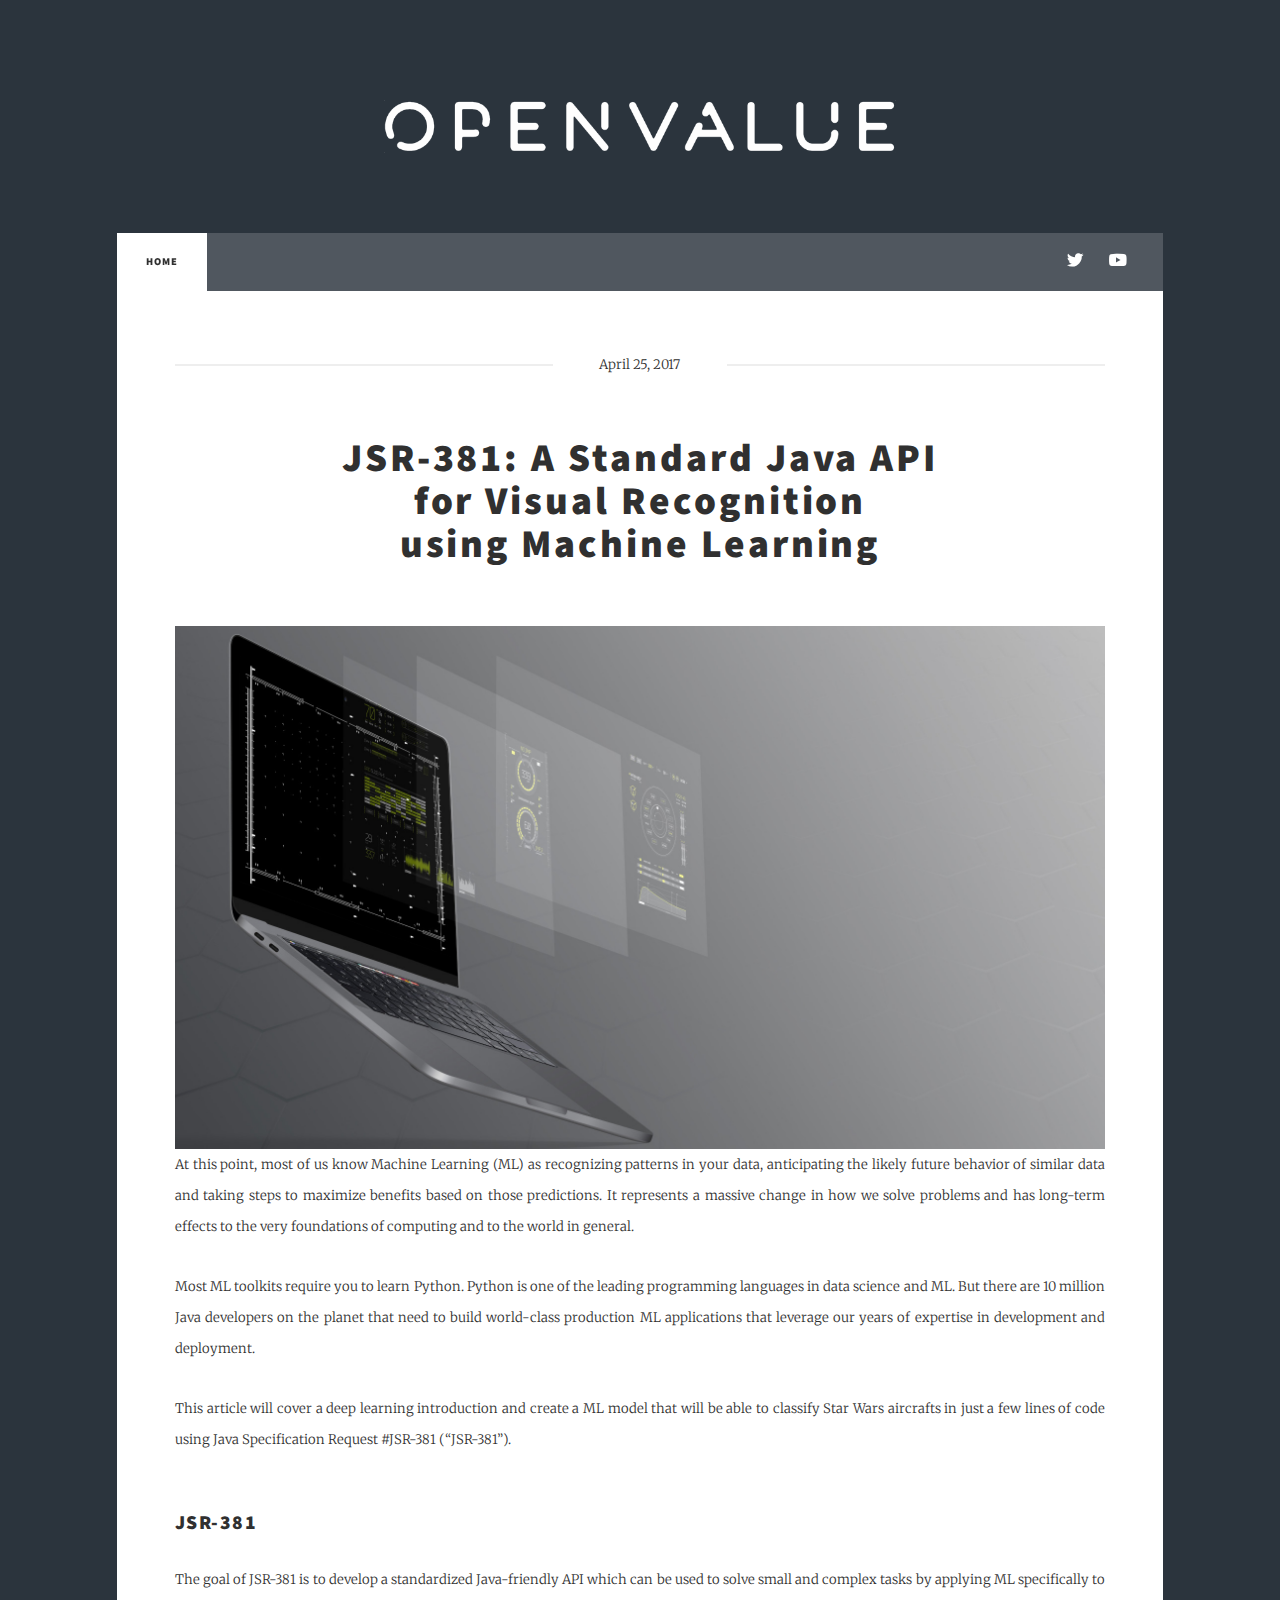
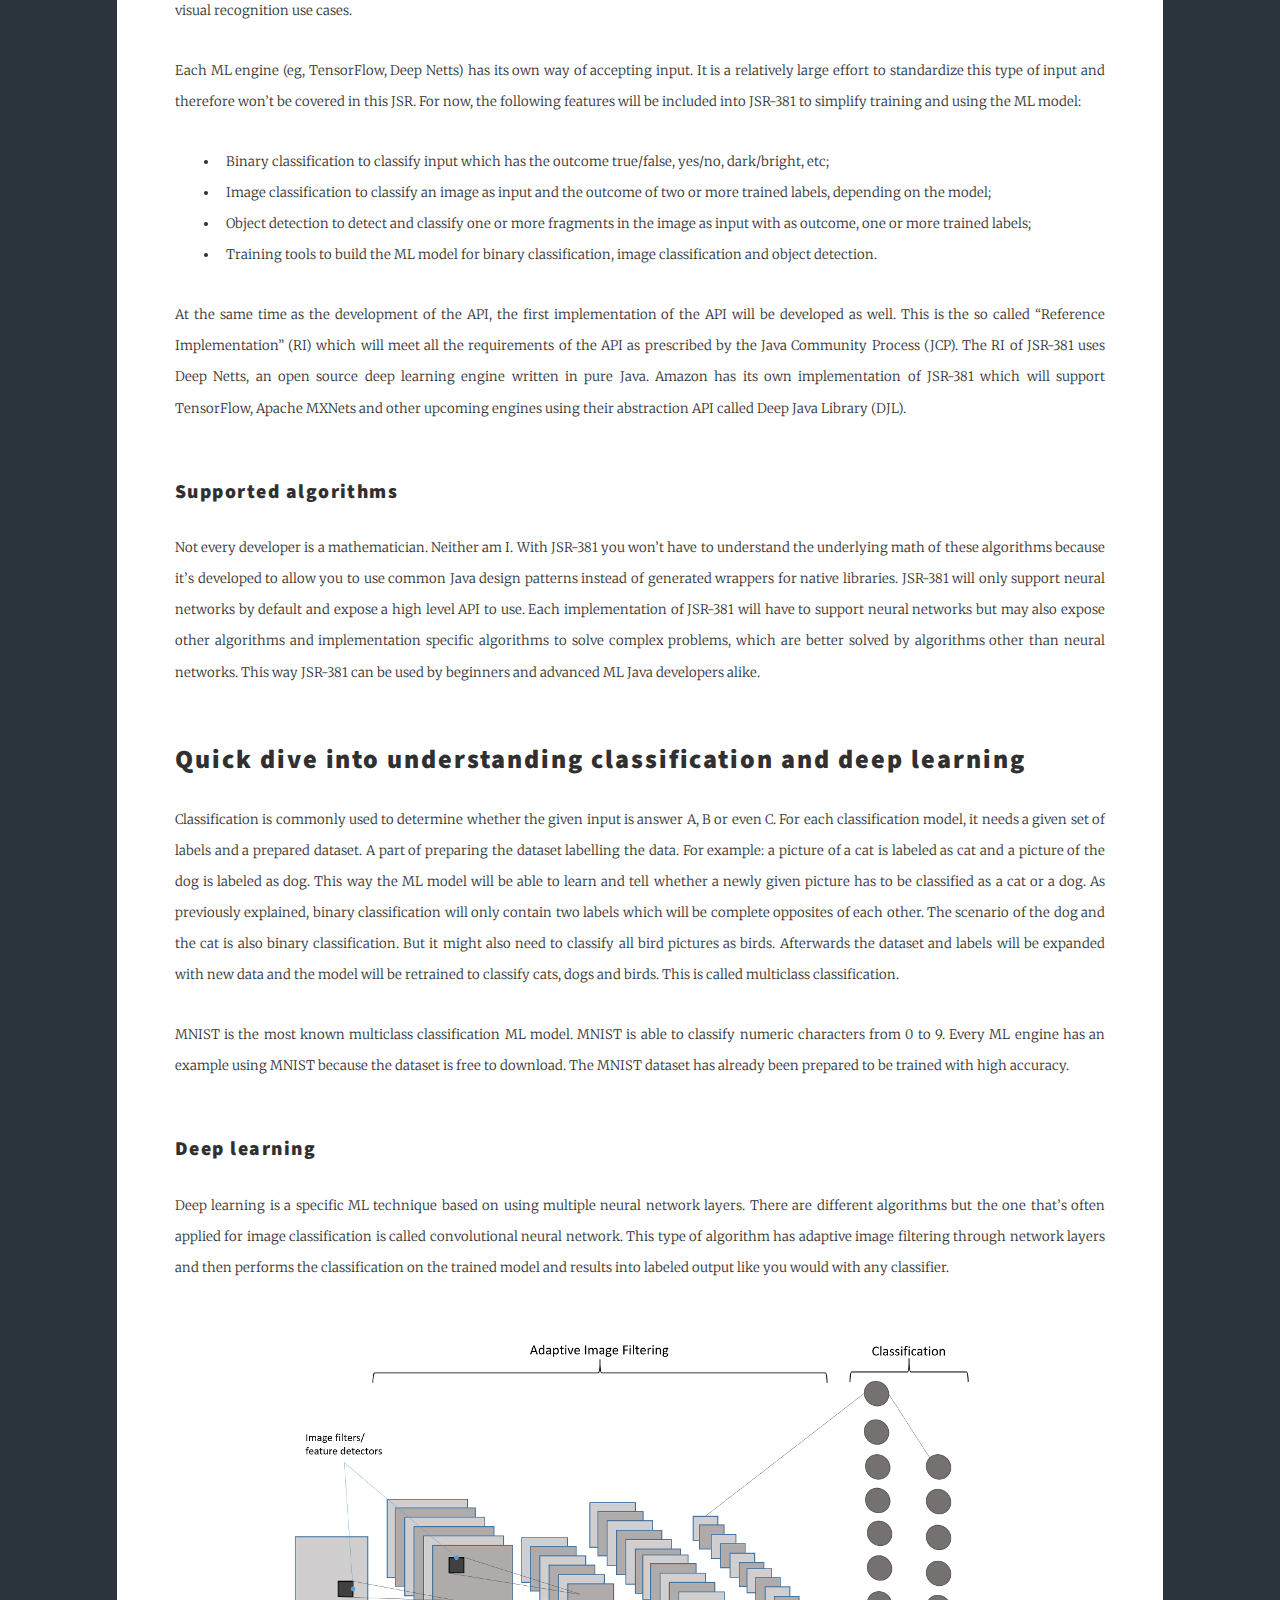
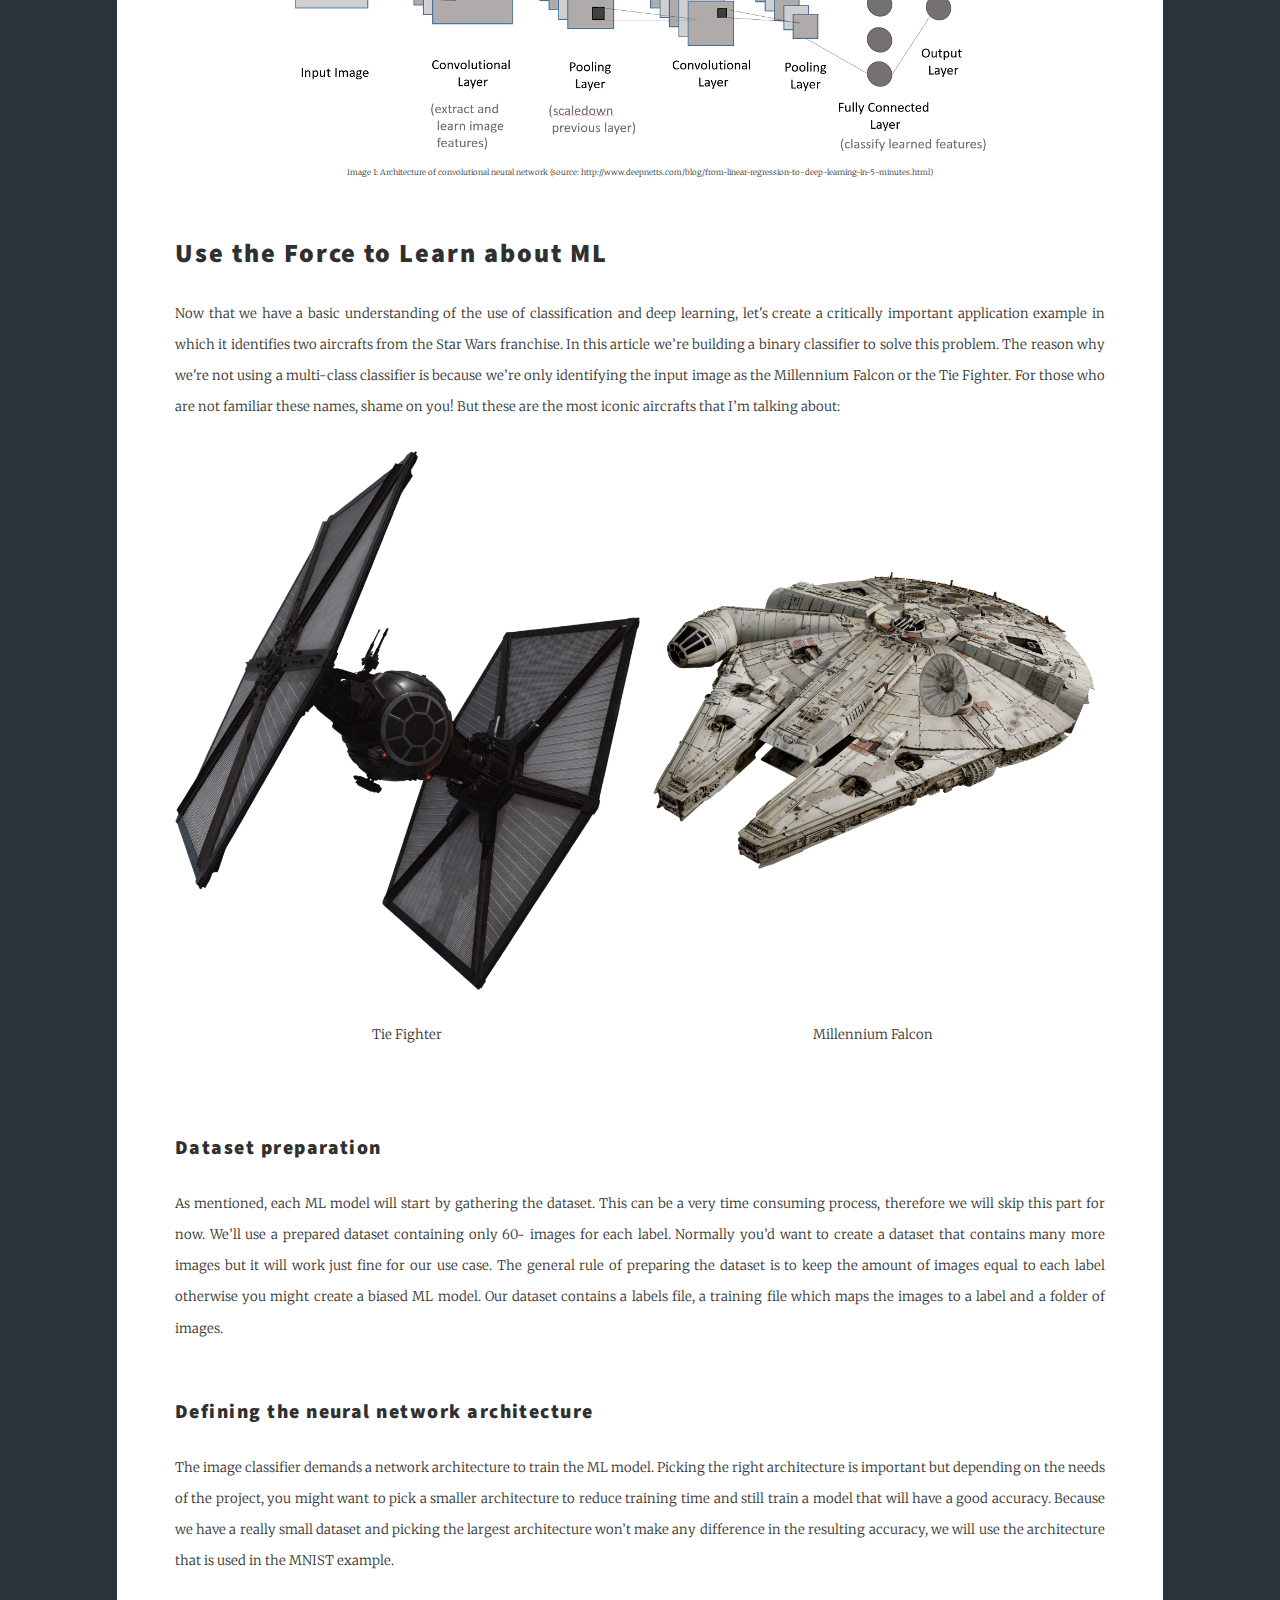
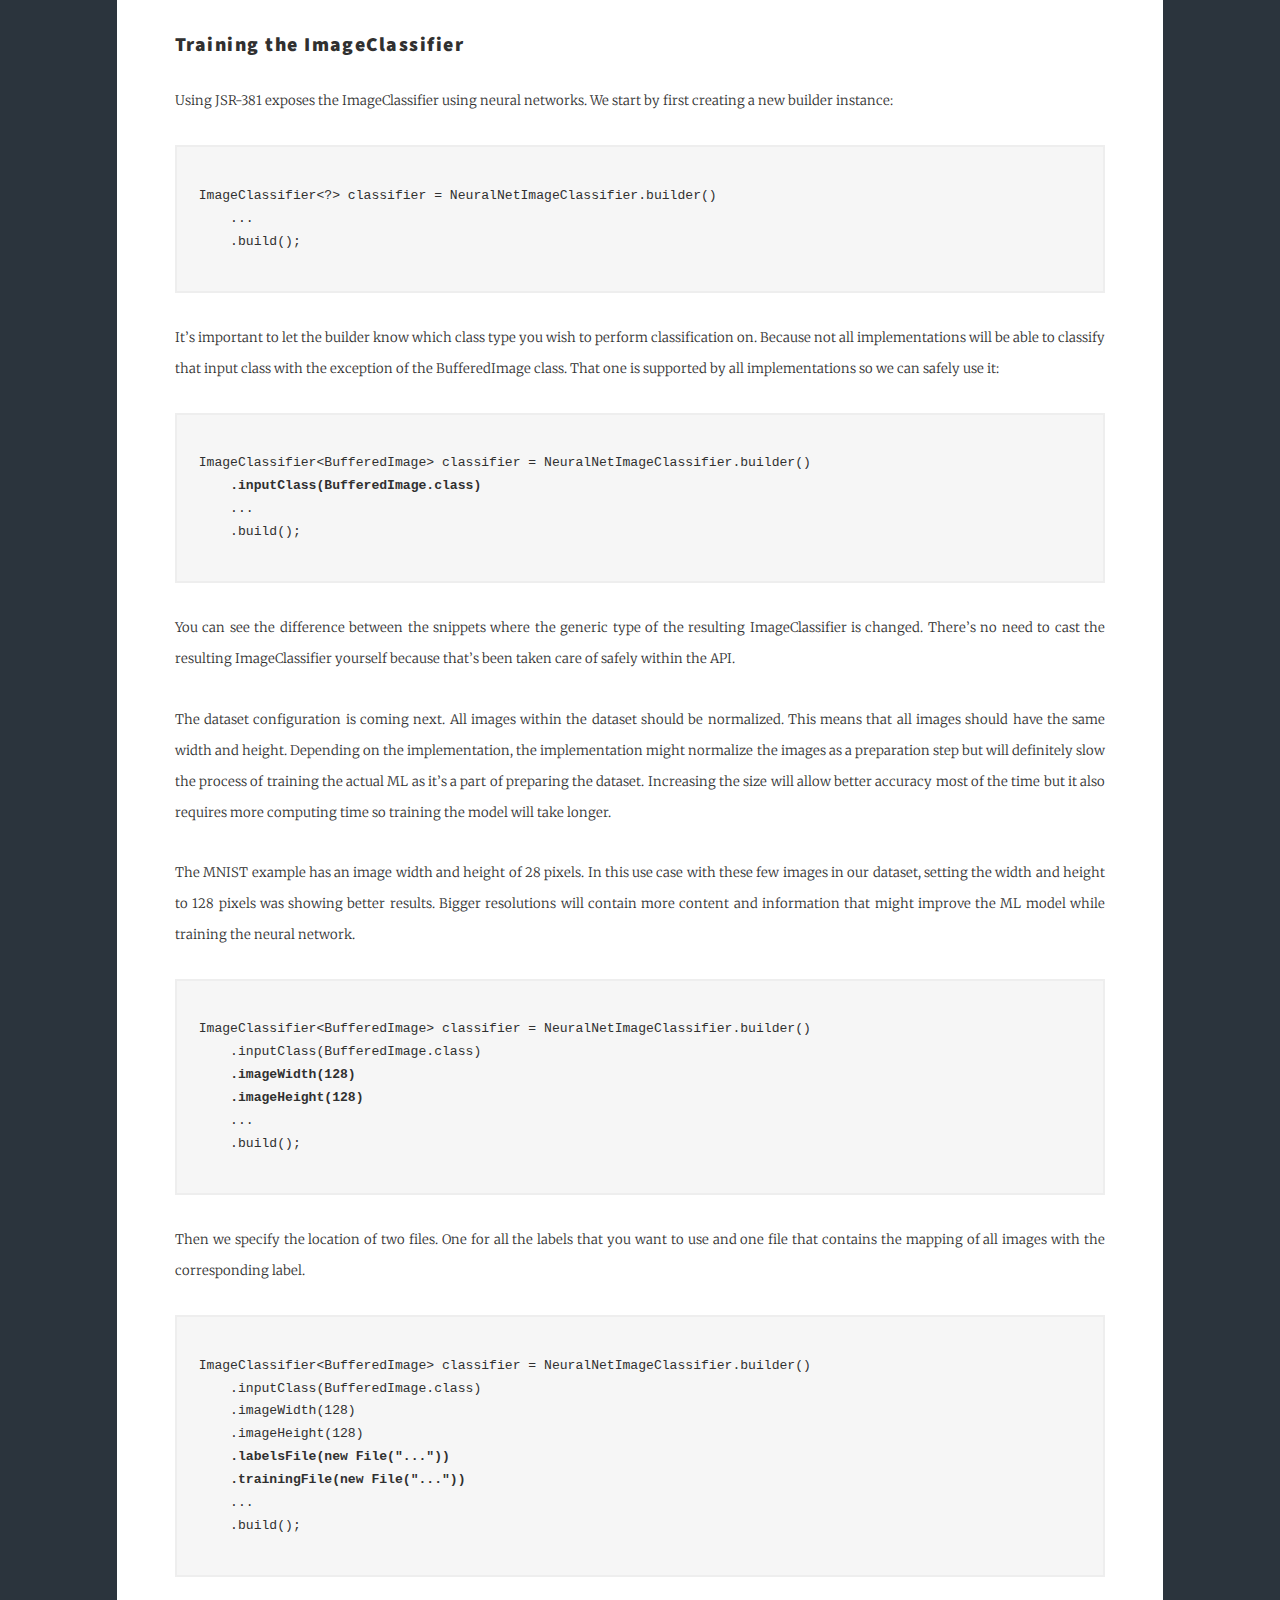
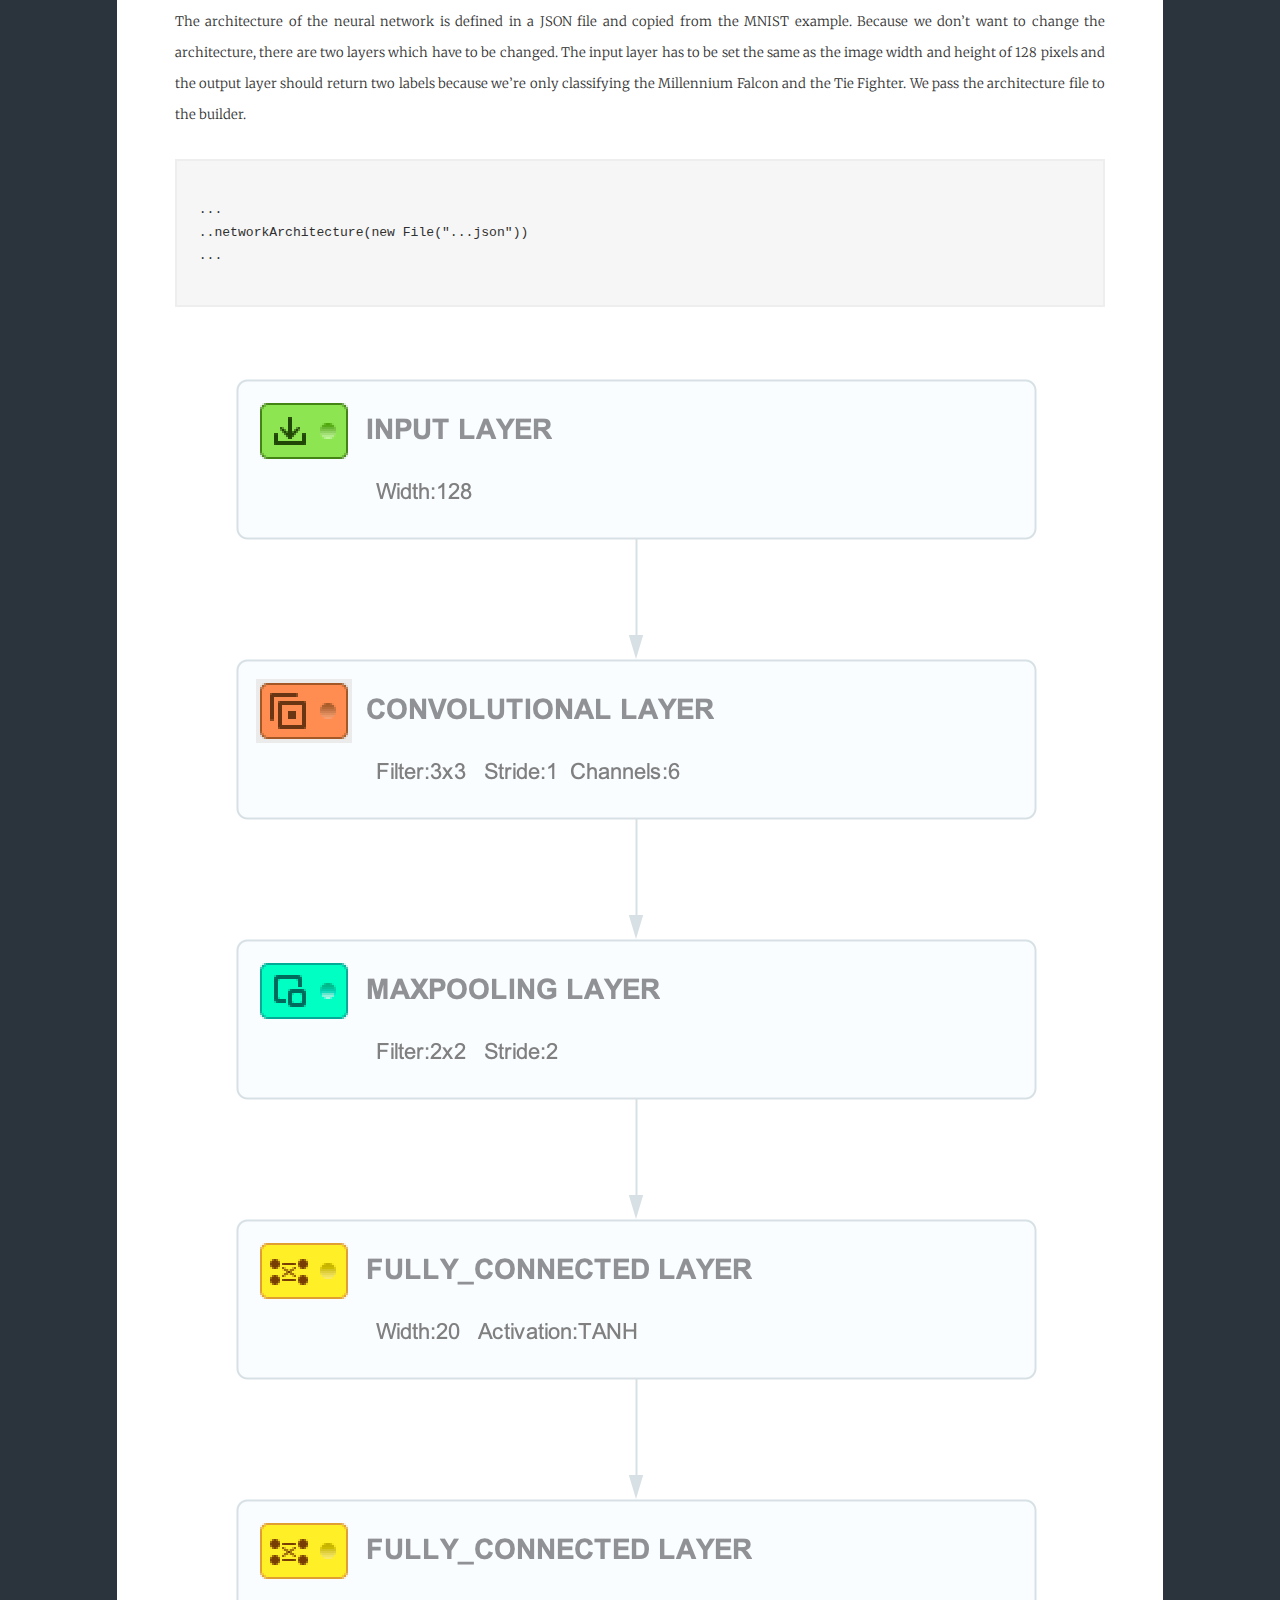
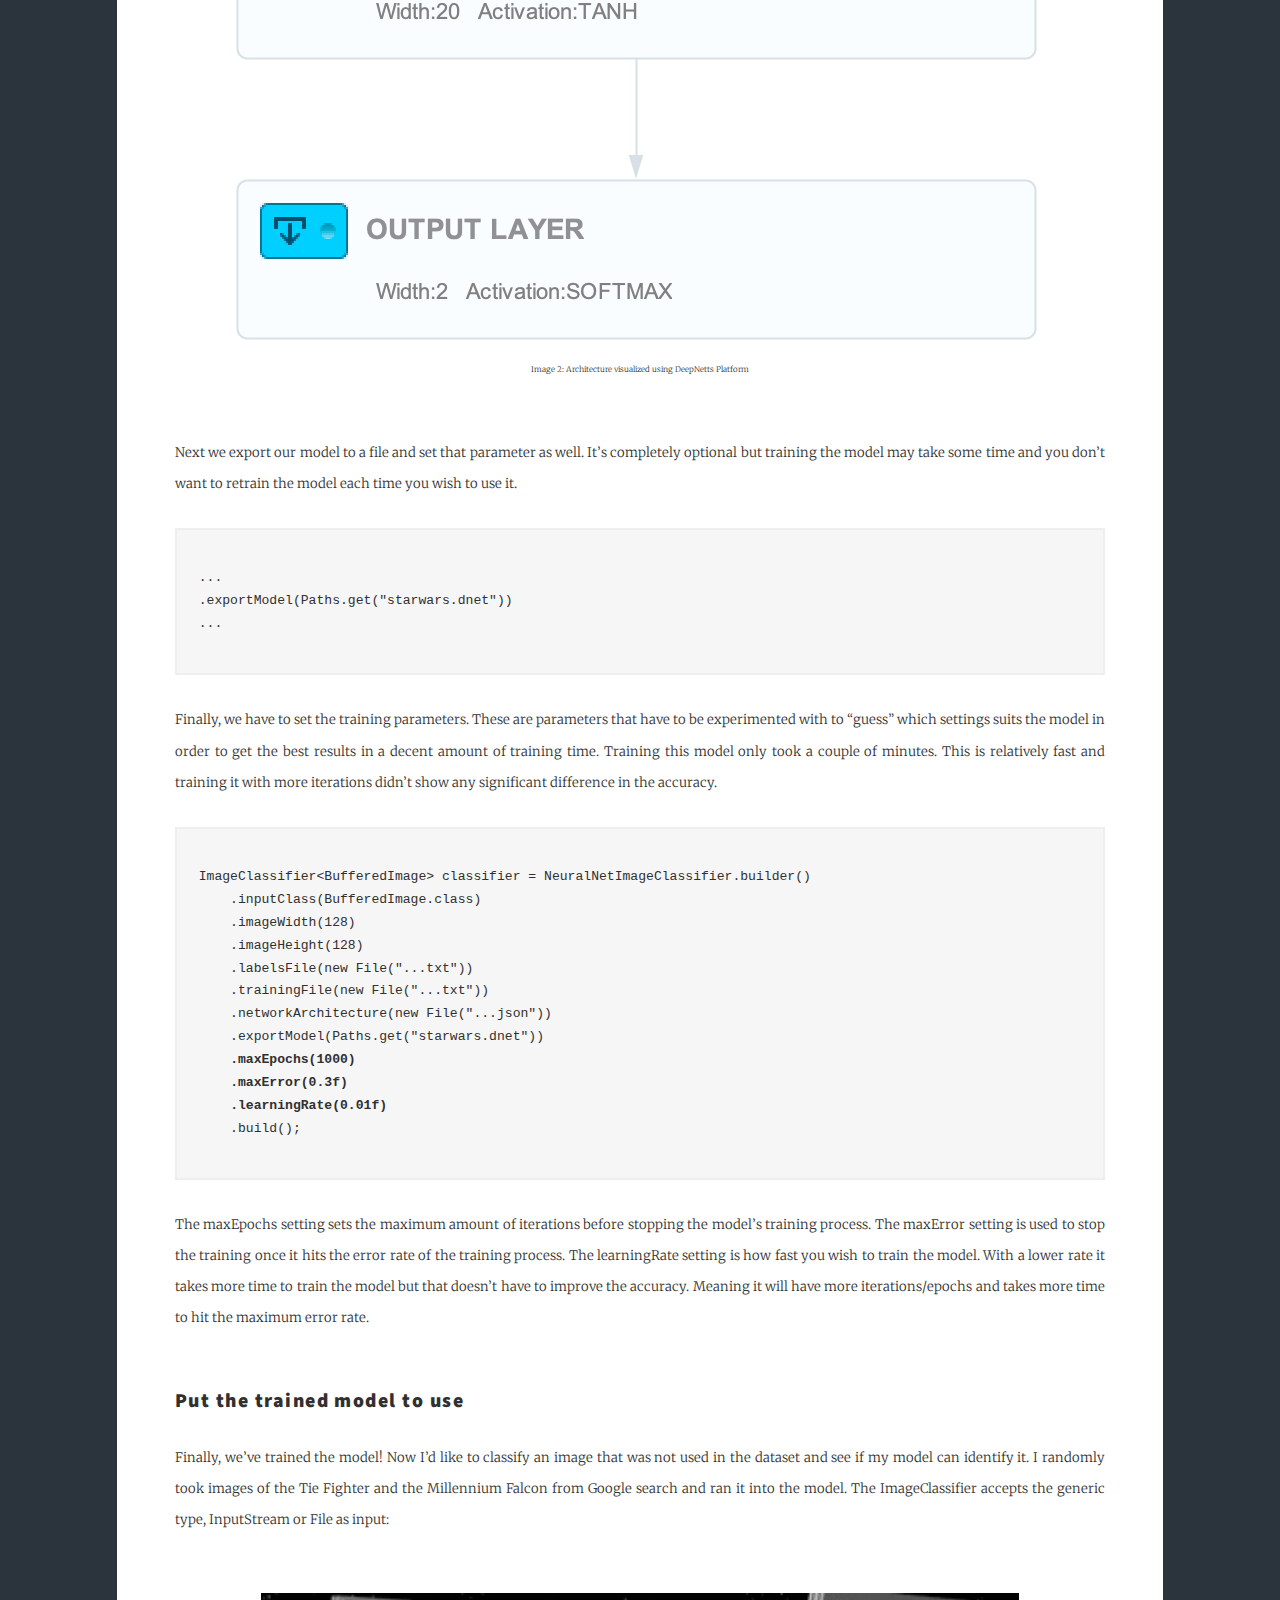
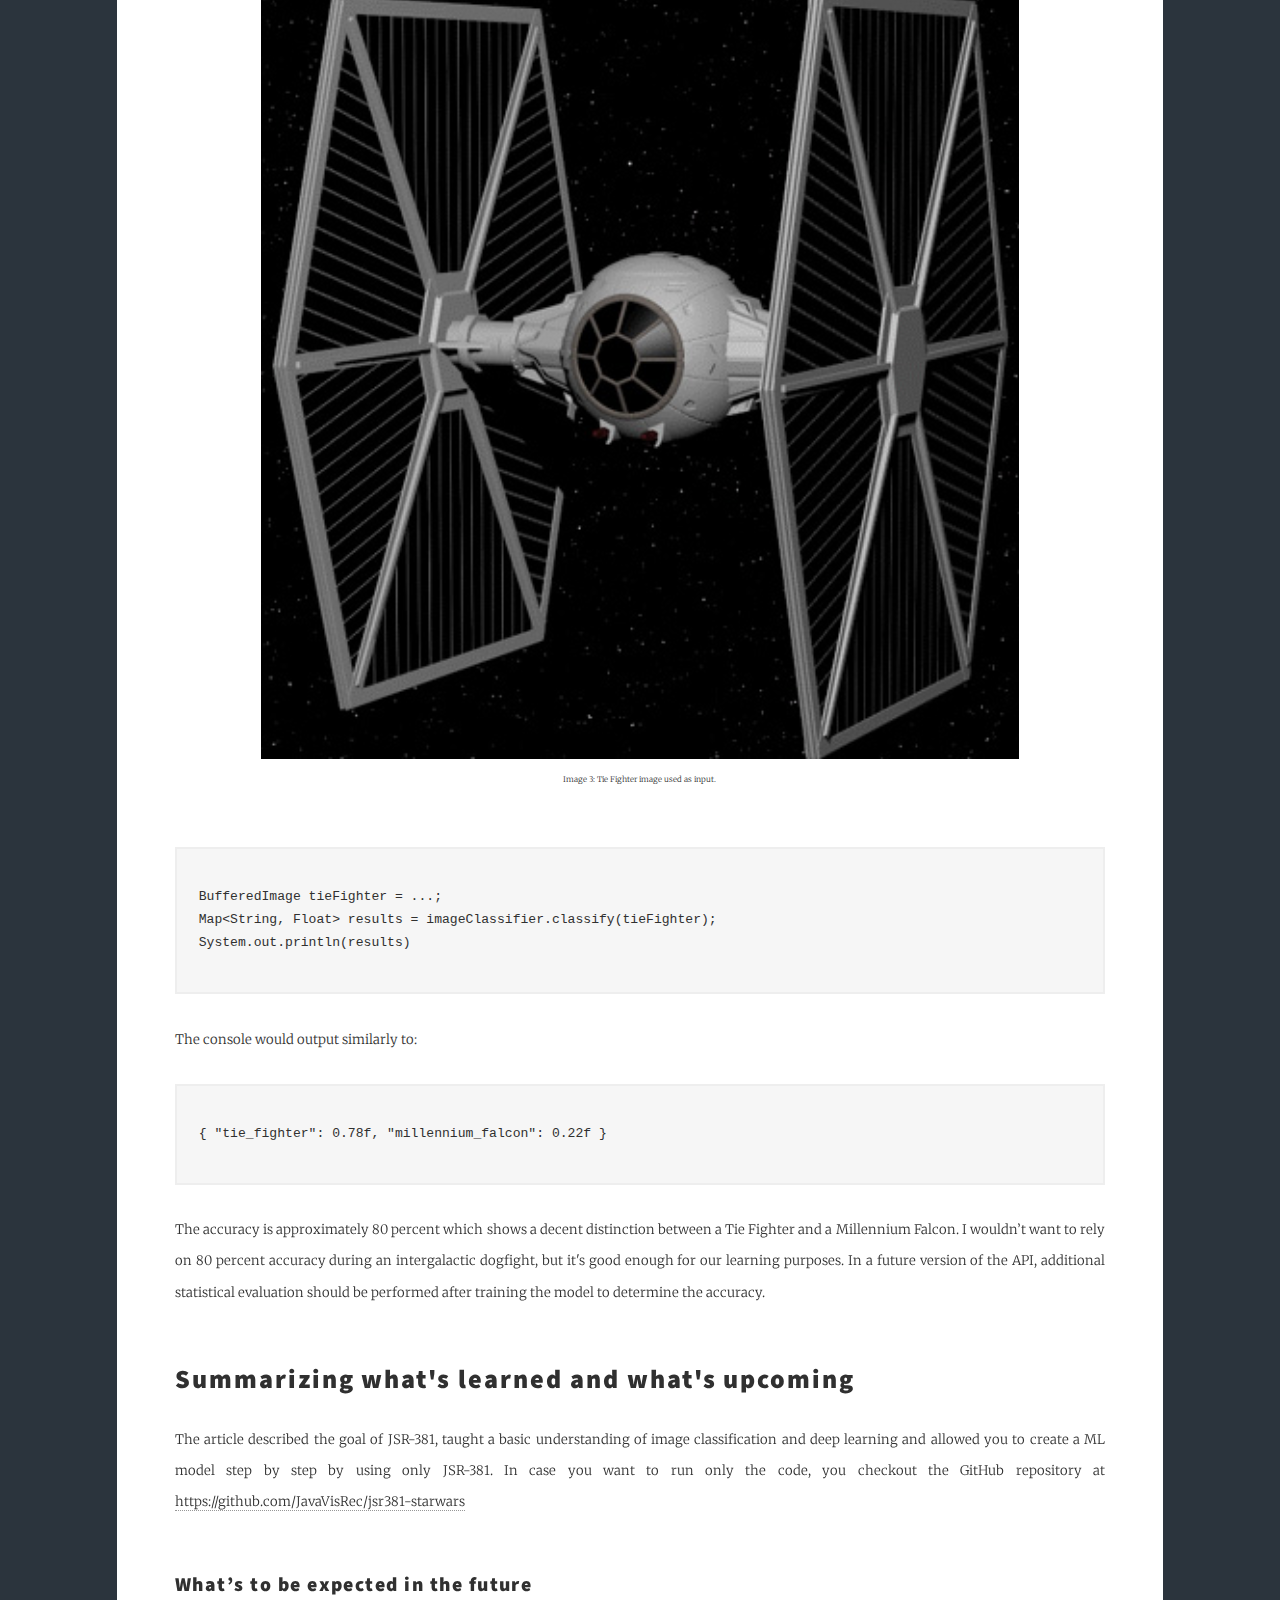
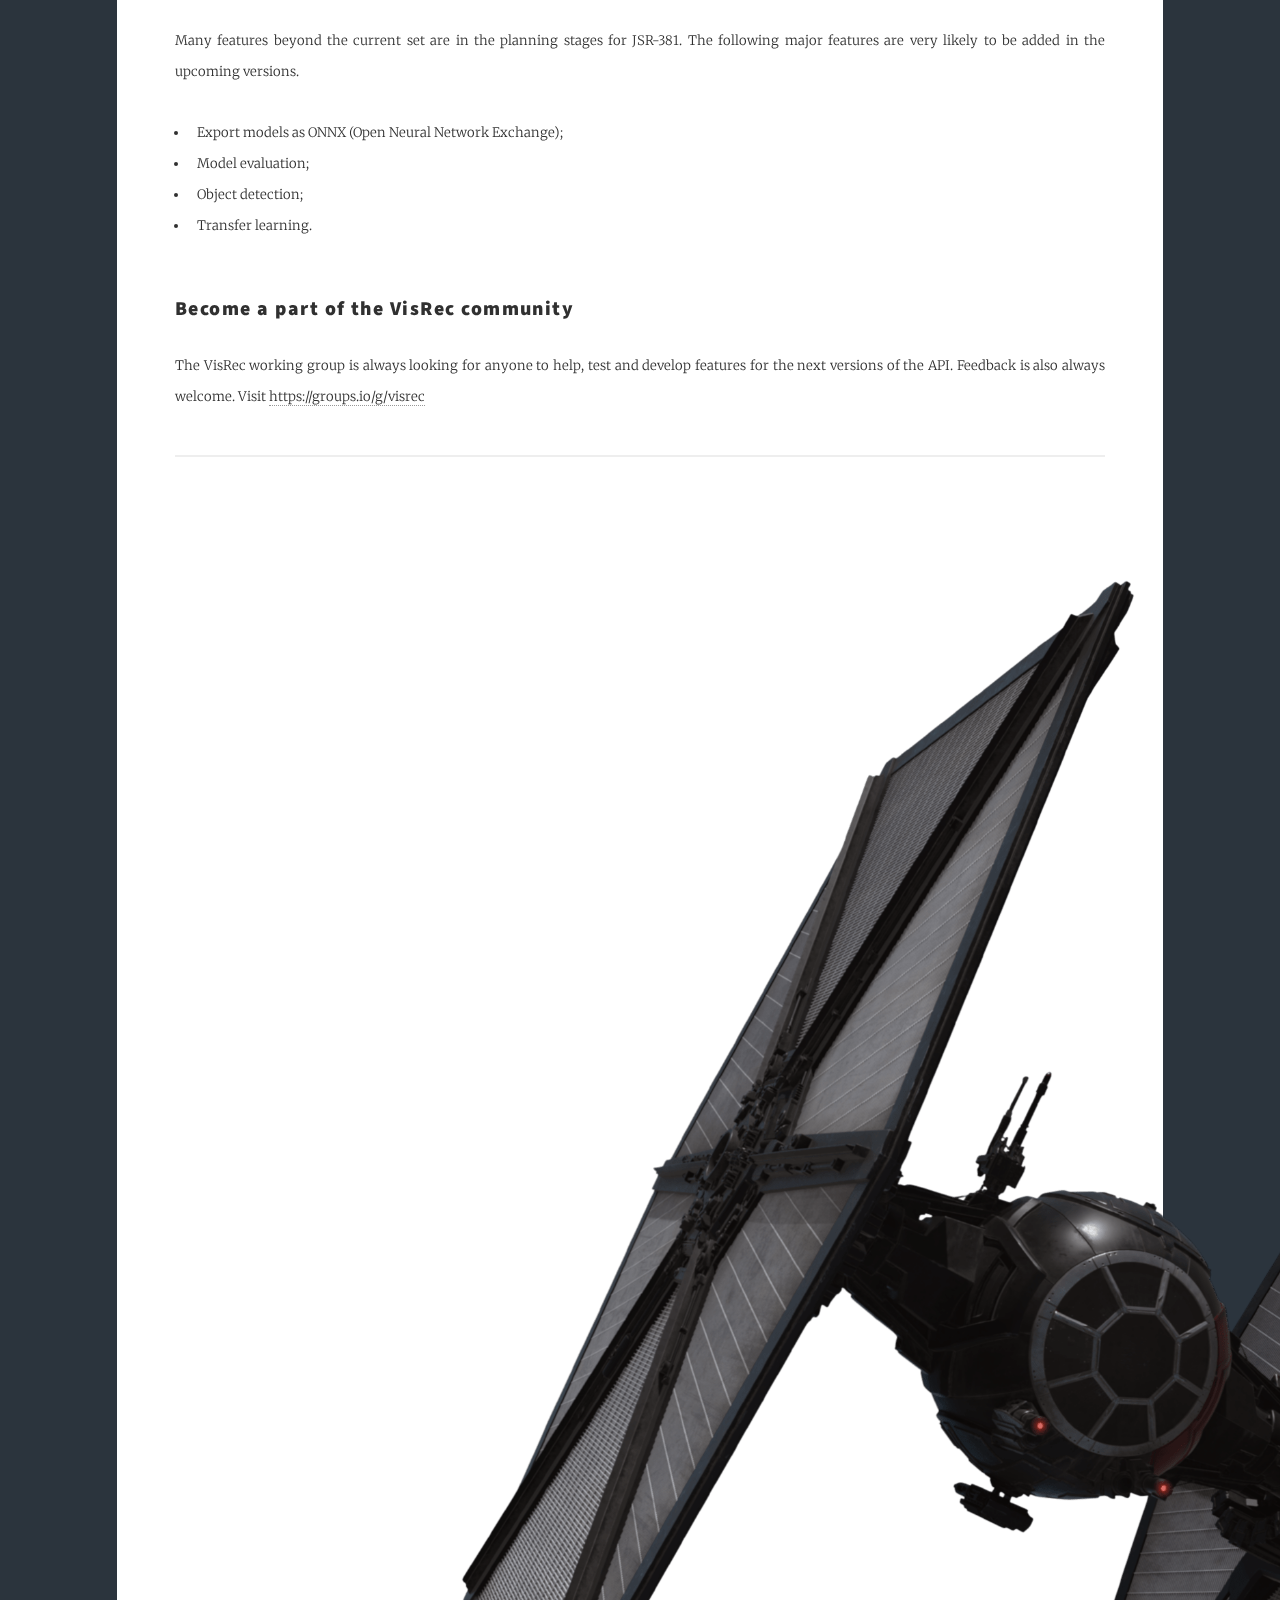
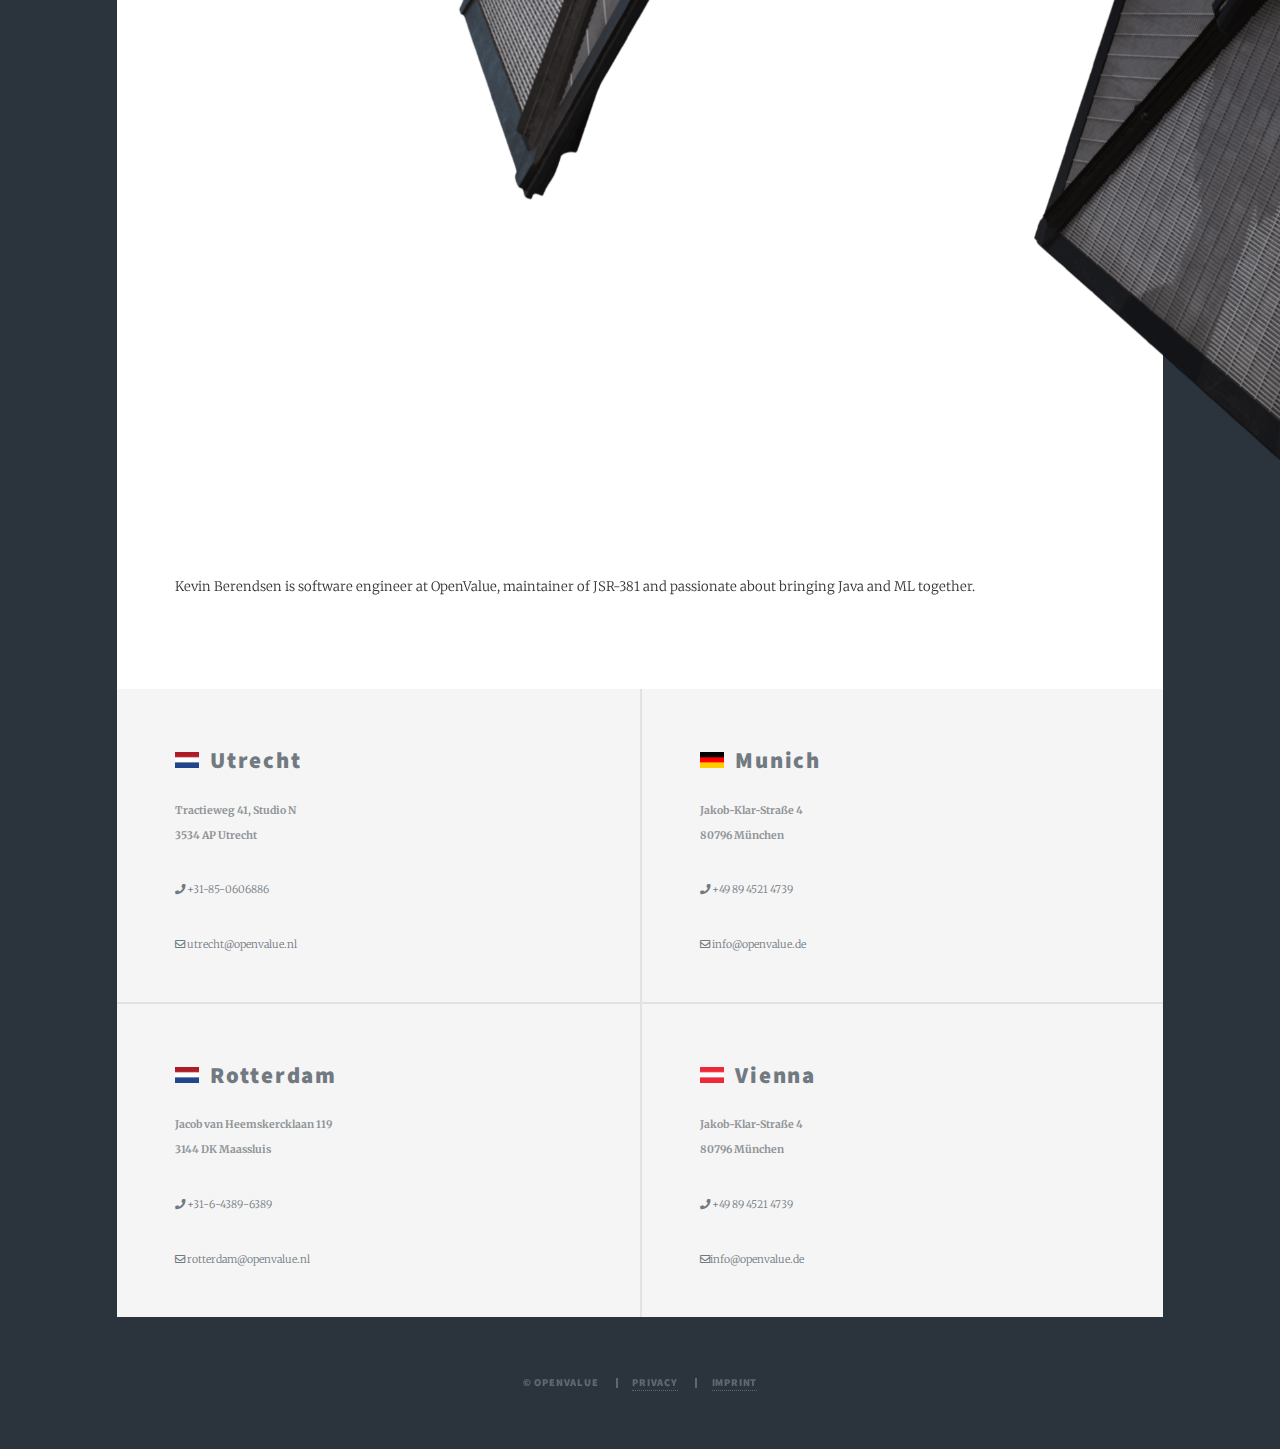
<file: articles/jsr-381-visual-recognition.html>
<!DOCTYPE HTML>
<html>

<head>
    <title>OpenValue | Blog</title>
    <meta charset="utf-8">
    <meta name="viewport" content="width=device-width, initial-scale=1, user-scalable=no">
    <link rel="stylesheet" href="../assets/css/main.css">
    <noscript>
        <link rel="stylesheet" href="../assets/css/noscript.css">
    </noscript>
    <link rel="shortcut icon" type="image/png" href="../images/favicon.png">
</head>

<body class="is-preload">
    <!-- Wrapper -->
    <div id="wrapper">
        <!-- Header -->
        <header id="header">
            <div class="inner">
                <div id="header-logo">
                    <img src="../images/openvalue-white.png">
                </div>
                <!-- <p id="tagline">Better software, faster.</p> -->
            </div>
        </header>
        <!-- Nav -->
        <nav id="nav">
            <ul class="links">
                <li class="active">
                    <a href="../index.html">Home</a>
                </li>
                <!-- <li class="active"><a href="generic.html">Article</a></li> -->
            </ul>
            <ul class="icons">
                <li>
                    <a href="https://twitter.com/OpenValue" target="_blank" class="icon brands fa-twitter">
                        <span class="label">Twitter</span>
                    </a>
                </li>
                <li>
                    <a href="https://talks.openvalue.tech/" target="_blank" class="icon brands fa-youtube">
                        <span class="label">YouTube</span>
                    </a>
                </li>
                <!-- <li><a href="mailto:info@openvalue.de" class="icon solid fa-envelope"><span
							class="label">Email</span></a></li> -->
            </ul>
        </nav>
        <!-- Main -->
        <div id="main">
            <!-- Post -->
            <section class="post">
                <header class="major">
                    <span class="date">April 25, 2017</span>
                    <h1>JSR-381: A Standard Java API<br/>for Visual Recognition<br/>using Machine Learning
                    </h1>
                    <p>
                        
                    </p>
                </header>
                <span class="image main">
                    <img src="../images/pic01.jpg" alt="">
                </span>
                <p>
                    At this point, most of us know Machine Learning (ML) as recognizing patterns in your data,
                    anticipating the likely future behavior of similar data and taking steps to maximize benefits
                    based on those predictions. It represents a massive change in how we solve problems and has
                    long-term effects to the very foundations of computing and to the world in general.
                </p>
                <p>
                    Most ML toolkits require you to learn Python. Python is one of the leading programming languages in
                    data science and ML. But there are 10 million Java developers on the planet that need to build
                    world-class production ML applications that leverage our years of expertise in development and
                    deployment.
                </p>
                <p>
                    This article will cover a deep learning introduction and create a ML model that will be able to
                    classify Star Wars aircrafts in just a few lines of code using Java Specification Request #JSR-381
                    (“JSR-381”).
                </p>
                <h4>
                    JSR-381
                </h4>
                <p>
                    The goal of JSR-381 is to develop a standardized Java-friendly API which can be used to solve small
                    and complex tasks by applying ML specifically to visual recognition use cases.
                </p>
                <p>
                    Each ML engine (eg, TensorFlow, Deep Netts) has its own way of accepting input. It is a relatively
                    large effort to standardize this type of input and therefore won’t be covered in this JSR. For now,
                    the following features will be included into JSR-381 to simplify training and using the ML model:
                </p>
                <ul class="ul-text">
                    <li>
                        Binary classification to classify input which has the outcome true/false, yes/no, dark/bright,
                        etc;
                    </li>
                    <li>
                        Image classification to classify an image as input and the outcome of two or more trained
                        labels, depending on the model;
                    </li>
                    <li>
                        Object detection to detect and classify one or more fragments in the image as input with as
                        outcome, one or more trained labels;
                    </li>
                    <li>
                        Training tools to build the ML model for binary classification, image classification and object
                        detection.
                    </li>
                </ul>
                <p>
                    At the same time as the development of the API, the first implementation of the API will be
                    developed
                    as well. This is the so called “Reference Implementation” (RI) which will meet all the requirements
                    of the API as prescribed by the Java Community Process (JCP). The RI of JSR-381 uses Deep Netts, an
                    open source deep learning engine written in pure Java. Amazon has its own implementation of JSR-381
                    which will support TensorFlow, Apache MXNets and other upcoming engines using their abstraction API
                    called Deep Java Library (DJL).
                </p>
                <h4>
                    Supported algorithms
                </h4>
                <p>
                    Not every developer is a mathematician. Neither am I. With JSR-381 you won’t have to understand the
                    underlying math of these algorithms because it’s developed to allow you to use common Java design
                    patterns instead of generated wrappers for native libraries. JSR-381 will only support neural
                    networks by default and expose a high level API to use. Each implementation of JSR-381 will have to
                    support neural networks but may also expose other algorithms and implementation specific algorithms
                    to solve complex problems, which are better solved by algorithms other than neural networks. This
                    way JSR-381 can be used by beginners and advanced ML Java developers alike.
                </p>
                <h3>
                    Quick dive into understanding classification and deep learning
                </h3>
                <p>
                    Classification is commonly used to determine whether the given input is answer A, B or even C. For
                    each classification model, it needs a given set of labels and a prepared dataset. A part of
                    preparing the dataset labelling the data. For example: a picture of a cat is labeled as cat and a
                    picture of the dog is labeled as dog. This way the ML model will be able to learn and tell whether a
                    newly given picture has to be classified as a cat or a dog. As previously explained, binary
                    classification will only contain two labels which will be complete opposites of each other. The
                    scenario of the dog and the cat is also binary classification. But it might also need to classify
                    all bird pictures as birds. Afterwards the dataset and labels will be expanded with new data and the
                    model will be retrained to classify cats, dogs and birds. This is called multiclass classification.
                </p>
                <p>
                    MNIST is the most known multiclass classification ML model. MNIST is able to classify numeric
                    characters from 0 to 9. Every ML engine has an example using MNIST because the dataset is free to
                    download. The MNIST dataset has already been prepared to be trained with high accuracy.
                </p>
                <h4>
                    Deep learning
                </h4>
                <p>
                    Deep learning is a specific ML technique based on using multiple neural network layers. There are
                    different algorithms but the one that’s often applied for image classification is called
                    convolutional neural network. This type of algorithm has adaptive image filtering through network
                    layers and then performs the classification on the trained model and results into labeled output
                    like you would with any classifier.
                </p>
                <figure class="caption">
                    <img class="image1" src="../images/article-images/jsr-381-visual-recognition/image1.png">
                    <figcaption>Image 1: Architecture of convolutional neural network (source:
                        http://www.deepnetts.com/blog/from-linear-regression-to-deep-learning-in-5-minutes.html)
                    </figcaption>
                </figure>
                <h3>
                    Use the Force to Learn about ML
                </h3>
                <p>Now that we have a basic understanding of the use of classification and deep learning, let's create a
                    critically important application example in which it identifies two aircrafts from the Star Wars
                    franchise. In this article we’re building a binary classifier to solve this problem. The reason why
                    we're not using a multi-class classifier is because we’re only identifying the input image as the
                    Millennium Falcon or the Tie Fighter. For those who are not familiar these names, shame on you! But
                    these are the most iconic aircrafts that I’m talking about:
                </p>
                <div class="clearfix">
                    <img class="left" src="../images/article-images/jsr-381-visual-recognition/TieFighter.png">
                    <img class="left" src="../images/article-images/jsr-381-visual-recognition/MillenniumFalcon.png">
                </div>
                <div class="clearfix">
                    <p class="left">
                        Tie Fighter
                    </p>
                    <p class="left">
                        Millennium Falcon
                    </p>
                </div>
                <h4>
                    Dataset preparation
                </h4>
                <p>As mentioned, each ML model will start by gathering the dataset. This can be a very time consuming
                    process, therefore we will skip this part for now. We’ll use a prepared dataset containing only 60~
                    images for each label. Normally you’d want to create a dataset that contains many more images but it
                    will work just fine for our use case. The general rule of preparing the dataset is to keep the
                    amount of images equal to each label otherwise you might create a biased ML model. Our dataset
                    contains a labels file, a training file which maps the images to a label and a folder of images.
                </p>
                <h4>
                    Defining the neural network architecture
                </h4>
                <p>
                    The image classifier demands a network architecture to train the ML model. Picking the right
                    architecture is important but depending on the needs of the project, you might want to pick a
                    smaller architecture to reduce training time and still train a model that will have a good accuracy.
                    Because we have a really small dataset and picking the largest architecture won’t make any
                    difference in the resulting accuracy, we will use the architecture that is used in the MNIST
                    example.
                </p>
                <h4>
                    Training the ImageClassifier
                </h4>
                <p>
                    Using JSR-381 exposes the ImageClassifier using neural networks. We start by first creating a new
                    builder instance:
                </p>
                <pre><code>
ImageClassifier&lt;?> classifier = NeuralNetImageClassifier.builder()
    ...
    .build();
                </code></pre>
                <p>
                    It’s important to let the builder know which class type you wish to perform classification on.
                    Because
                    not all implementations will be able to classify that input class with the exception of the
                    BufferedImage class. That one is supported by all implementations so we can safely use it:
                </p>
                <pre><code>
ImageClassifier&lt;BufferedImage> classifier = NeuralNetImageClassifier.builder()
    <b>.inputClass(BufferedImage.class)</b>
    ...
    .build();                    
                </code></pre>
                <p>
                    You can see the difference between the snippets where the generic type of the resulting
                    ImageClassifier is changed. There’s no need to cast the resulting ImageClassifier yourself because
                    that’s been taken care of safely within the API.
                </p>

                <p> The dataset configuration is coming next. All images within the dataset should be normalized. This
                    means that all images should have the same width and height. Depending on the implementation, the
                    implementation might normalize the images as a preparation step but will definitely slow the process
                    of training the actual ML as it’s a part of preparing the dataset. Increasing the size will allow
                    better accuracy most of the time but it also requires more computing time so training the model will
                    take longer.
                </p>

                <p> The MNIST example has an image width and height of 28 pixels. In this use case with these few images
                    in our dataset, setting the width and height to 128 pixels was showing better results. Bigger
                    resolutions will contain more content and information that might improve the ML model while training
                    the neural network.
                </p>
                <pre><code>
ImageClassifier&lt;BufferedImage> classifier = NeuralNetImageClassifier.builder()
    .inputClass(BufferedImage.class)
    <b>.imageWidth(128)</b>
    <b>.imageHeight(128)</b>
    ...
    .build();      
                </code></pre>
                <p>
                    Then we specify the location of two files. One for all the labels that you want to use and one file
                    that contains the mapping of all images with the corresponding label.
                </p>
                <pre><code>
ImageClassifier&lt;BufferedImage> classifier = NeuralNetImageClassifier.builder()
    .inputClass(BufferedImage.class)
    .imageWidth(128)
    .imageHeight(128)
    <b>.labelsFile(new File("..."))</b>
    <b>.trainingFile(new File("..."))</b>
    ...
    .build();                    
                </code></pre>
                <p>
                    The architecture of the neural network is defined in a JSON file and copied from the MNIST example.
                    Because we don’t want to change the architecture, there are two layers which have to be changed. The
                    input layer has to be set the same as the image width and height of 128 pixels and the output layer
                    should return two labels because we’re only classifying the Millennium Falcon and the Tie Fighter.
                    We pass the architecture file to the builder.
                </p>
                <pre><code>
...
..networkArchitecture(new File("...json"))
...
                </code></pre>
                <figure class="caption">
                    <img class="image2" src="../images/article-images/jsr-381-visual-recognition/image2.png">
                    <figcaption>Image 2: Architecture visualized using DeepNetts Platform
                    </figcaption>
                </figure>
                <p>
                    Next we export our model to a file and set that parameter as well. It’s completely optional but
                    training the model may take some time and you don’t want to retrain the model each time you wish to
                    use it.
                </p>
                <pre><code>
...
.exportModel(Paths.get("starwars.dnet"))
...                
                </code></pre>
                <p>
                    Finally, we have to set the training parameters. These are parameters that have to be experimented
                    with to “guess” which settings suits the model in order to get the best results in a decent amount
                    of training time. Training this model only took a couple of minutes. This is relatively fast and
                    training it with more iterations didn’t show any significant difference in the accuracy.
                </p>
                <pre><code>
ImageClassifier&lt;BufferedImage> classifier = NeuralNetImageClassifier.builder()
    .inputClass(BufferedImage.class)
    .imageWidth(128)
    .imageHeight(128)
    .labelsFile(new File("...txt"))
    .trainingFile(new File("...txt"))
    .networkArchitecture(new File("...json"))
    .exportModel(Paths.get("starwars.dnet"))
    <b>.maxEpochs(1000)</b>
    <b>.maxError(0.3f)</b>
    <b>.learningRate(0.01f)</b>
    .build();                    
                </code></pre>
                <p>
                    The maxEpochs setting sets the maximum amount of iterations before stopping the model’s training
                    process. The maxError setting is used to stop the training once it hits the error rate of the
                    training process. The learningRate setting is how fast you wish to train the model. With a lower
                    rate it takes more time to train the model but that doesn’t have to improve the accuracy. Meaning it
                    will have more iterations/epochs and takes more time to hit the maximum error rate.
                </p>
                <h4>
                    Put the trained model to use
                </h4>
                <p>
                    Finally, we’ve trained the model! Now I’d like to classify an image that was not used in the dataset
                    and see if my model can identify it. I randomly took images of the Tie Fighter and the Millennium
                    Falcon from Google search and ran it into the model. The ImageClassifier accepts the generic type,
                    InputStream or File as input:
                </p>
                <figure class="caption">
                    <img class="image2" src="../images/article-images/jsr-381-visual-recognition/image3.png">
                    <figcaption>Image 3: Tie Fighter image used as input.
                    </figcaption>
                </figure>
                <pre><code>
BufferedImage tieFighter = ...;
Map&lt;String, Float> results = imageClassifier.classify(tieFighter);
System.out.println(results)
                </code></pre>
                <p>
                    The console would output similarly to:
                </p>
                <pre><code>
{ "tie_fighter": 0.78f, "millennium_falcon": 0.22f }
                </code></pre>
                <p>
                    The accuracy is approximately 80 percent which shows a decent distinction between a Tie Fighter and
                    a Millennium Falcon. I wouldn’t want to rely on 80 percent accuracy during an intergalactic
                    dogfight, but it's good enough for our learning purposes. In a future version of the API, additional
                    statistical evaluation should be performed after training the model to determine the accuracy.
                </p>
                <h3>
                    Summarizing what's learned and what's upcoming
                </h3>
                <p>
                    The article described the goal of JSR-381, taught a basic understanding of image classification and
                    deep learning and allowed you to create a ML model step by step by using only JSR-381. In case you
                    want to run only the code, you checkout the GitHub repository at
                    <a href="https://github.com/JavaVisRec/jsr381-starwars">
                        https://github.com/JavaVisRec/jsr381-starwars</a>
                </p>
                <h4>
                    What’s to be expected in the future
                </h4>
                <p>
                    Many features beyond the current set are in the planning stages for JSR-381. The following major
                    features are very likely to be added in the upcoming versions.
                </p>
                <ul>
                    <li>Export models as ONNX (Open Neural Network Exchange);</li>
                    <li>Model evaluation;</li>
                    <li>Object detection;</li>
                    <li>Transfer learning.</li>
                </ul>
                <h4>
                    Become a part of the VisRec community
                </h4>
                <p>
                    The VisRec working group is always looking for anyone to help, test and develop features for the
                    next versions of the API. Feedback is also always welcome. Visit
                    <a href="https://groups.io/g/visrec">https://groups.io/g/visrec</a>
                </p>
                <hr />
                <div class="clearfix end-box">
                    <img
                        src="../images/article-images/jsr-381-visual-recognition/image4.png">
                    <p>
                        Kevin Berendsen is software engineer at OpenValue, maintainer of JSR-381 and passionate about
                        bringing Java and ML together.
                    </p>
                </div>
            </section>
        </div>
        <!-- Footer -->
        <footer id="footer">
            <section class="split">
                <!-- <form method="post" action="#">
					<div class="fields">
						<div class="field">
							<label for="name">Name</label>
							<input type="text" name="name" id="name" />
						</div>
						<div class="field">
							<label for="email">Email</label>
							<input type="text" name="email" id="email" />
						</div>
						<div class="field">
							<label for="message">Message</label>
							<textarea name="message" id="message" rows="3"></textarea>
						</div>
					</div>
					<ul class="actions">
						<li><input type="submit" value="Send Message" /></li>
					</ul>
				</form> -->
                <section class="alt">
                    <div>
                        <h2>
                            <a href="https://openvalue.nl/">
                                <img src="../images/nl.png" class="flag">Utrecht
                            </a>
                        </h2>
                        <p class="bold">
                            Tractieweg 41, Studio N
                            <br>
                            3534 AP Utrecht
                        </p>
                        <p>
                            <a href="tel:+31850606886" class="icon solid fa-phone"> +31-85-0606886</a>
                        </p>
                        <p>
                            <a href="mailto:utrecht@openvalue.nl" class="icon regular fa-envelope">
                                utrecht@openvalue.nl
                            </a>
                        </p>
                    </div>
                </section>
                <section>
                    <div>
                        <h2>
                            <a href="https://openvalue.nl/">
                                <img src="../images/nl.png" class="flag">Rotterdam
                            </a>
                        </h2>
                        <p class="bold">
                            Jacob van Heemskercklaan 119
                            <br>
                            3144 DK Maassluis
                        </p>
                        <p>
                            <a href="tel:+31643896389" class="icon solid fa-phone"> +31-6-4389-6389</a>
                        </p>
                        <p>
                            <a href="mailto:rotterdam@openvalue.nl" class="icon regular fa-envelope">
                                rotterdam@openvalue.nl
                            </a>
                        </p>
                    </div>
                </section>
            </section>
            <section class="split">
                <section class="alt">
                    <div>
                        <h2>
                            <a href="https://openvalue.de/">
                                <img src="../images/de.png" class="flag">Munich
                            </a>
                        </h2>
                        <p class="bold">
                            Jakob-Klar-Straße 4
                            <br> 80796 München
                        </p>
                        <p>
                            <a href="tel:+498945214739" class="icon solid fa-phone"> +49 89 4521 4739</a>
                        </p>
                        <p>
                            <a href="mailto:info@openvalue.de" class="icon regular fa-envelope">
                                info@openvalue.de
                            </a>
                        </p>
                        <!-- <h3>Email</h3>
					<p><a href="mailto:info@openvalue.de">info@openvalue.de</a></p>
							 <h3>Phone</h3>
					<p><a href="tel:+498945214739">+49 89 4521 4739</a></p> -->
                    </div>
                </section>
                <section class="alt">
                    <div>
                        <h2>
                            <a href="#">
                                <img src="../images/at.png" class="flag">Vienna
                            </a>
                        </h2>
                        <p class="bold">
                            Jakob-Klar-Straße 4
                            <br>
                            80796 München
                        </p>
                        <p>
                            <a href="tel:+498945214739" class="icon solid fa-phone"> +49 89 4521 4739</a>
                        </p>
                        <p>
                            <a href="mailto:info@openvalue.de" class="icon regular fa-envelope">info@openvalue.de</a>
                        </p>
                    </div>
                </section>
                <!--<section>
					<h3>Social</h3>
					<ul class="icons alt">
						<li><a href="https://twitter.com/OpenValue" class="icon brands alt fa-twitter"><span
									class="label">Twitter</span></a></li>
						<li><a href="https://talks.openvalue.tech/" class="icon brands alt fa-youtube"><span
									class="label">YouTube</span></a>
						</li>
					</ul>
				</section>-->
            </section>
        </footer>
        <!-- Copyright -->
        <div id="copyright">
            <ul>
                <li>&copy; OpenValue</li>
                <li>
                    <a href="#" target="_blank">Privacy</a>
                </li>
                <li>
                    <a href="#" target="_blank">Imprint</a>
                </li>
            </ul>
        </div>
    </div>
    <!-- Scripts -->
    <script src="../assets/js/jquery.min.js"></script>
    <script src="../assets/js/jquery.scrollex.min.js"></script>
    <script src="../assets/js/jquery.scrolly.min.js"></script>
    <script src="../assets/js/browser.min.js"></script>
    <script src="../assets/js/breakpoints.min.js"></script>
    <script src="../assets/js/util.js"></script>
    <script src="../assets/js/main.js"></script>
</body>

</html>
</file>
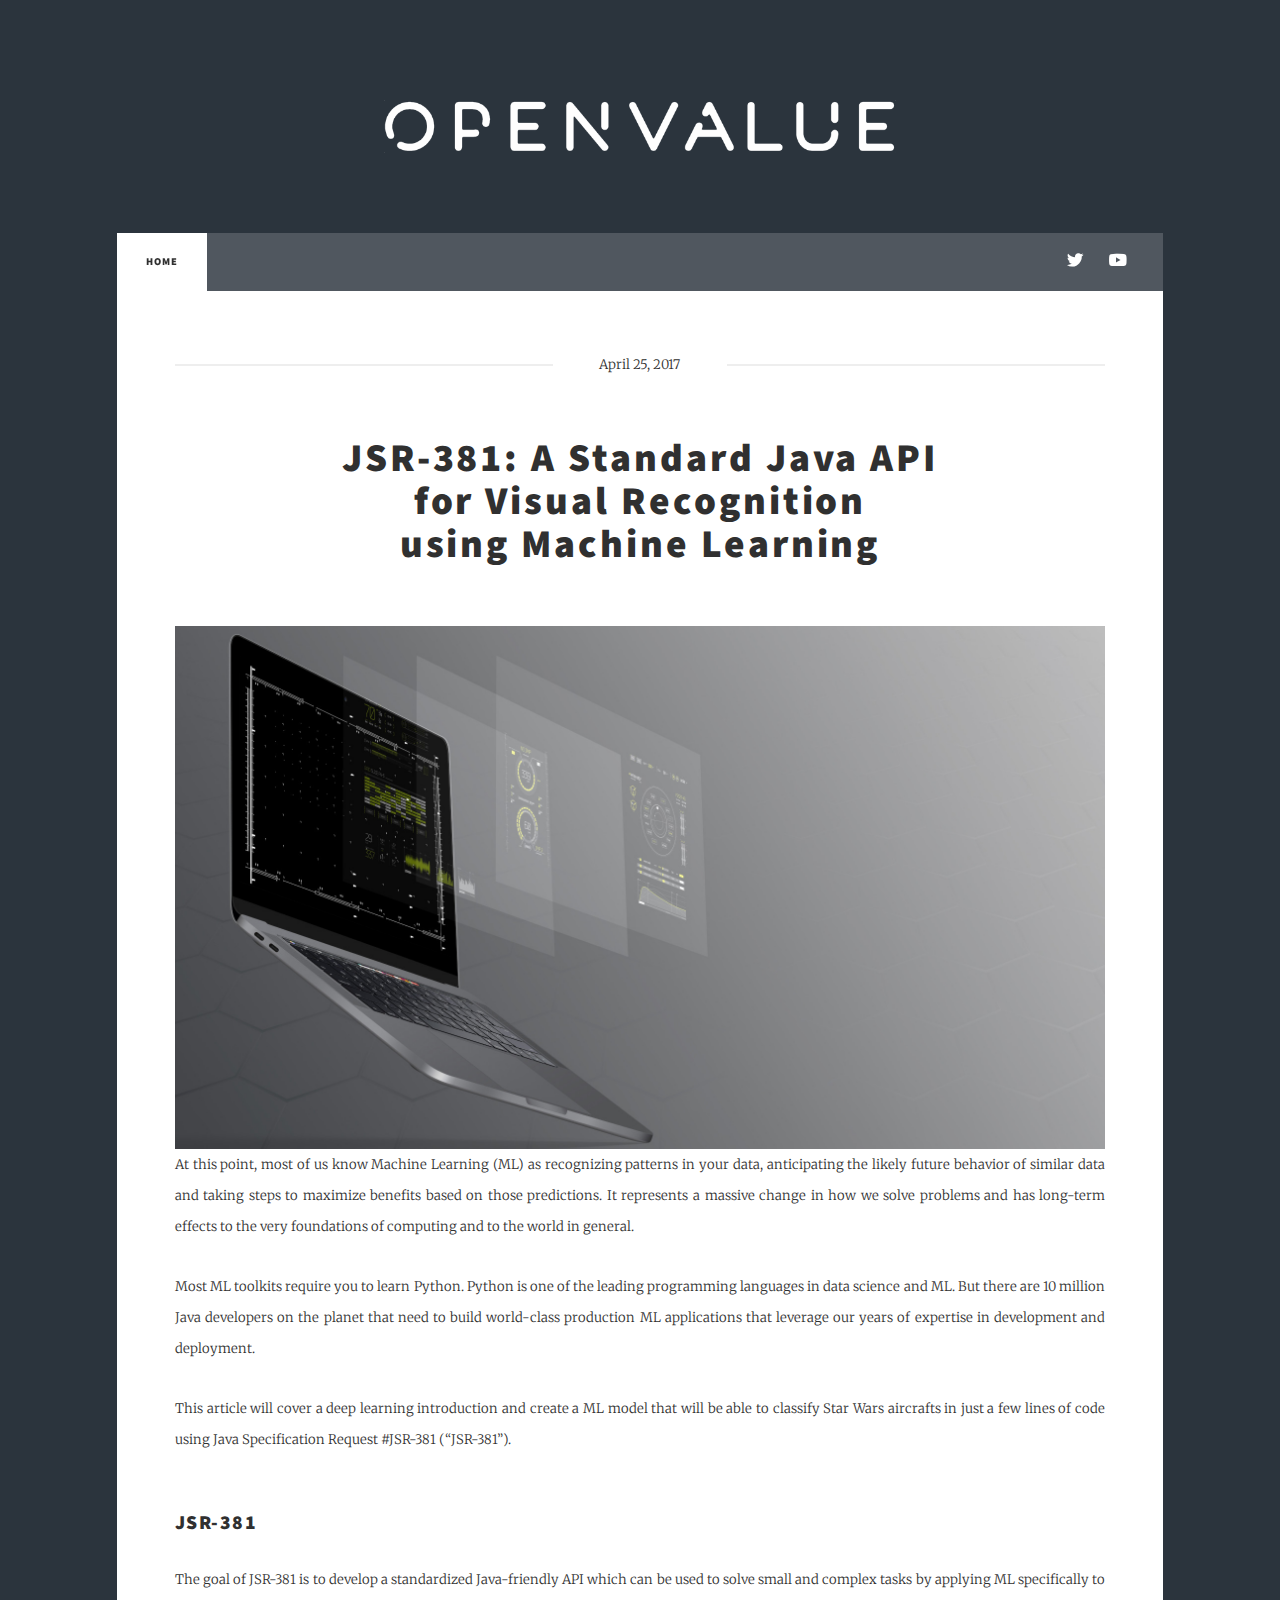
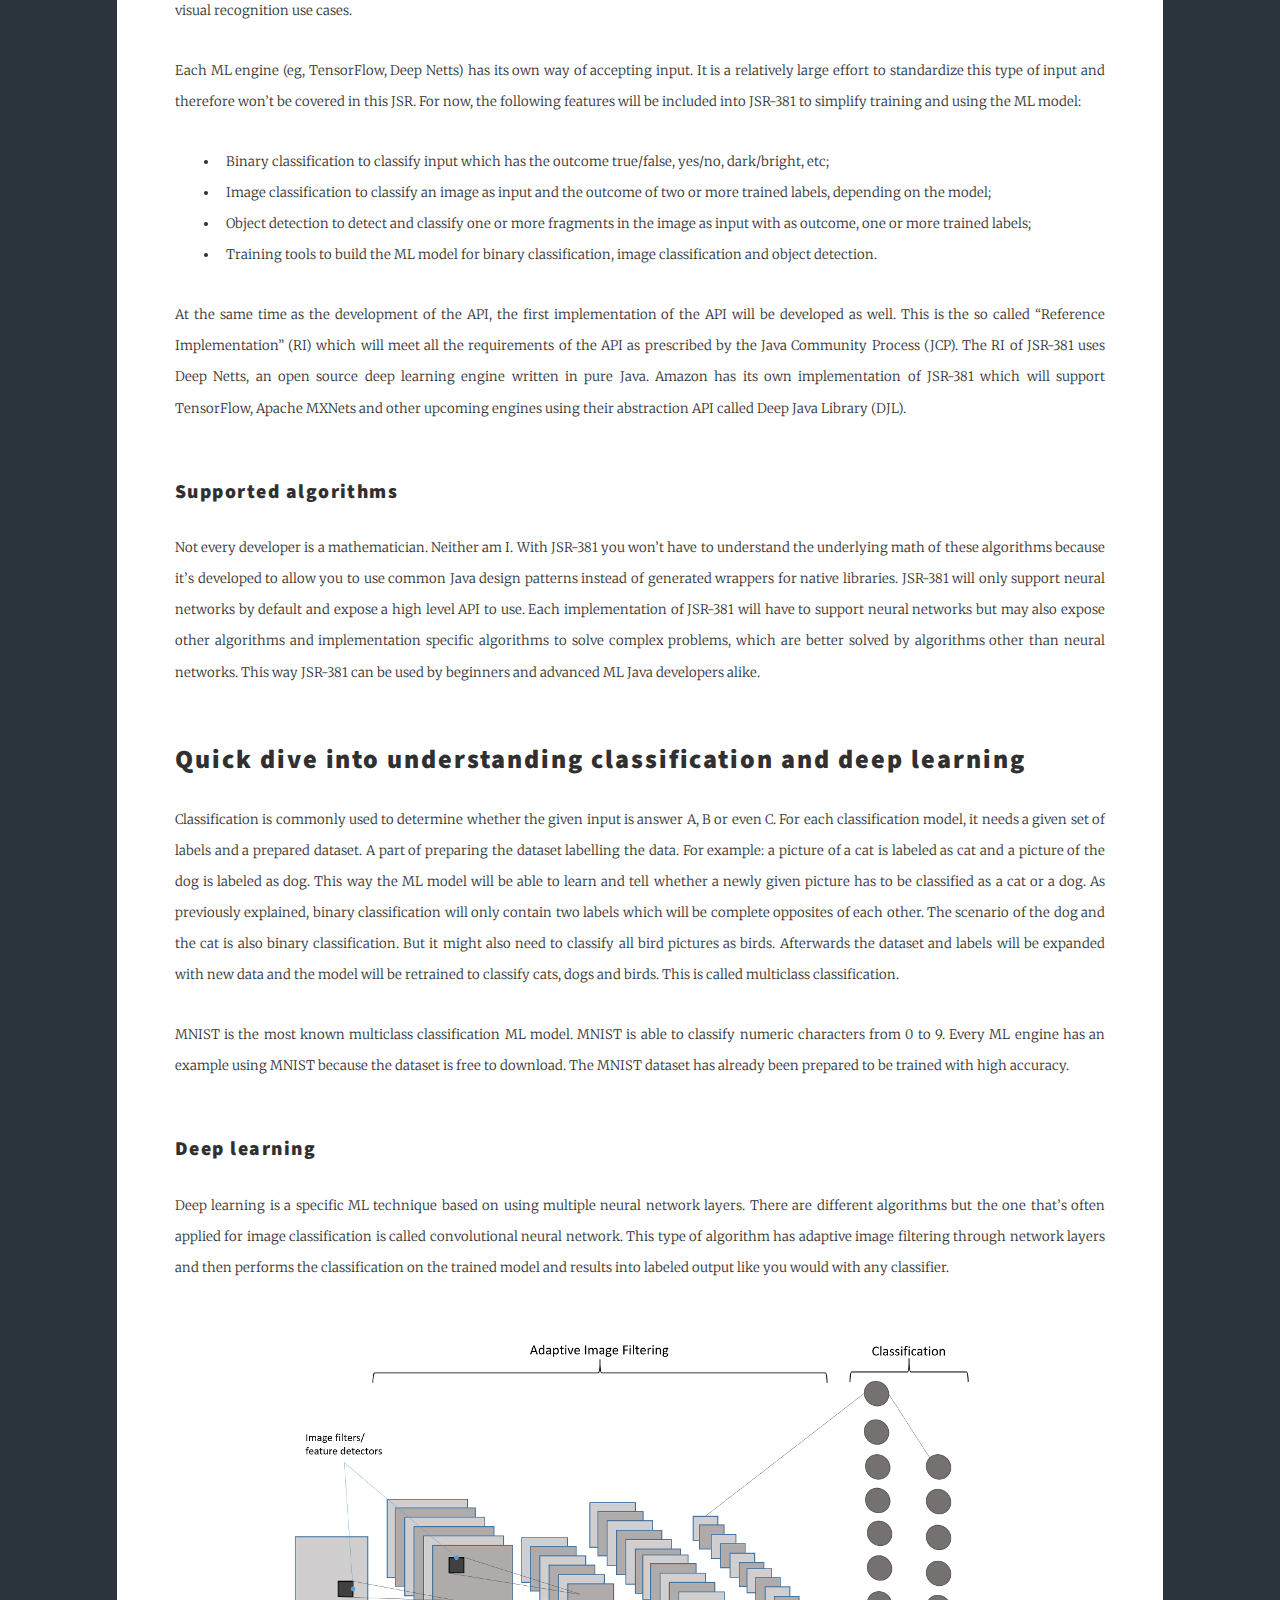
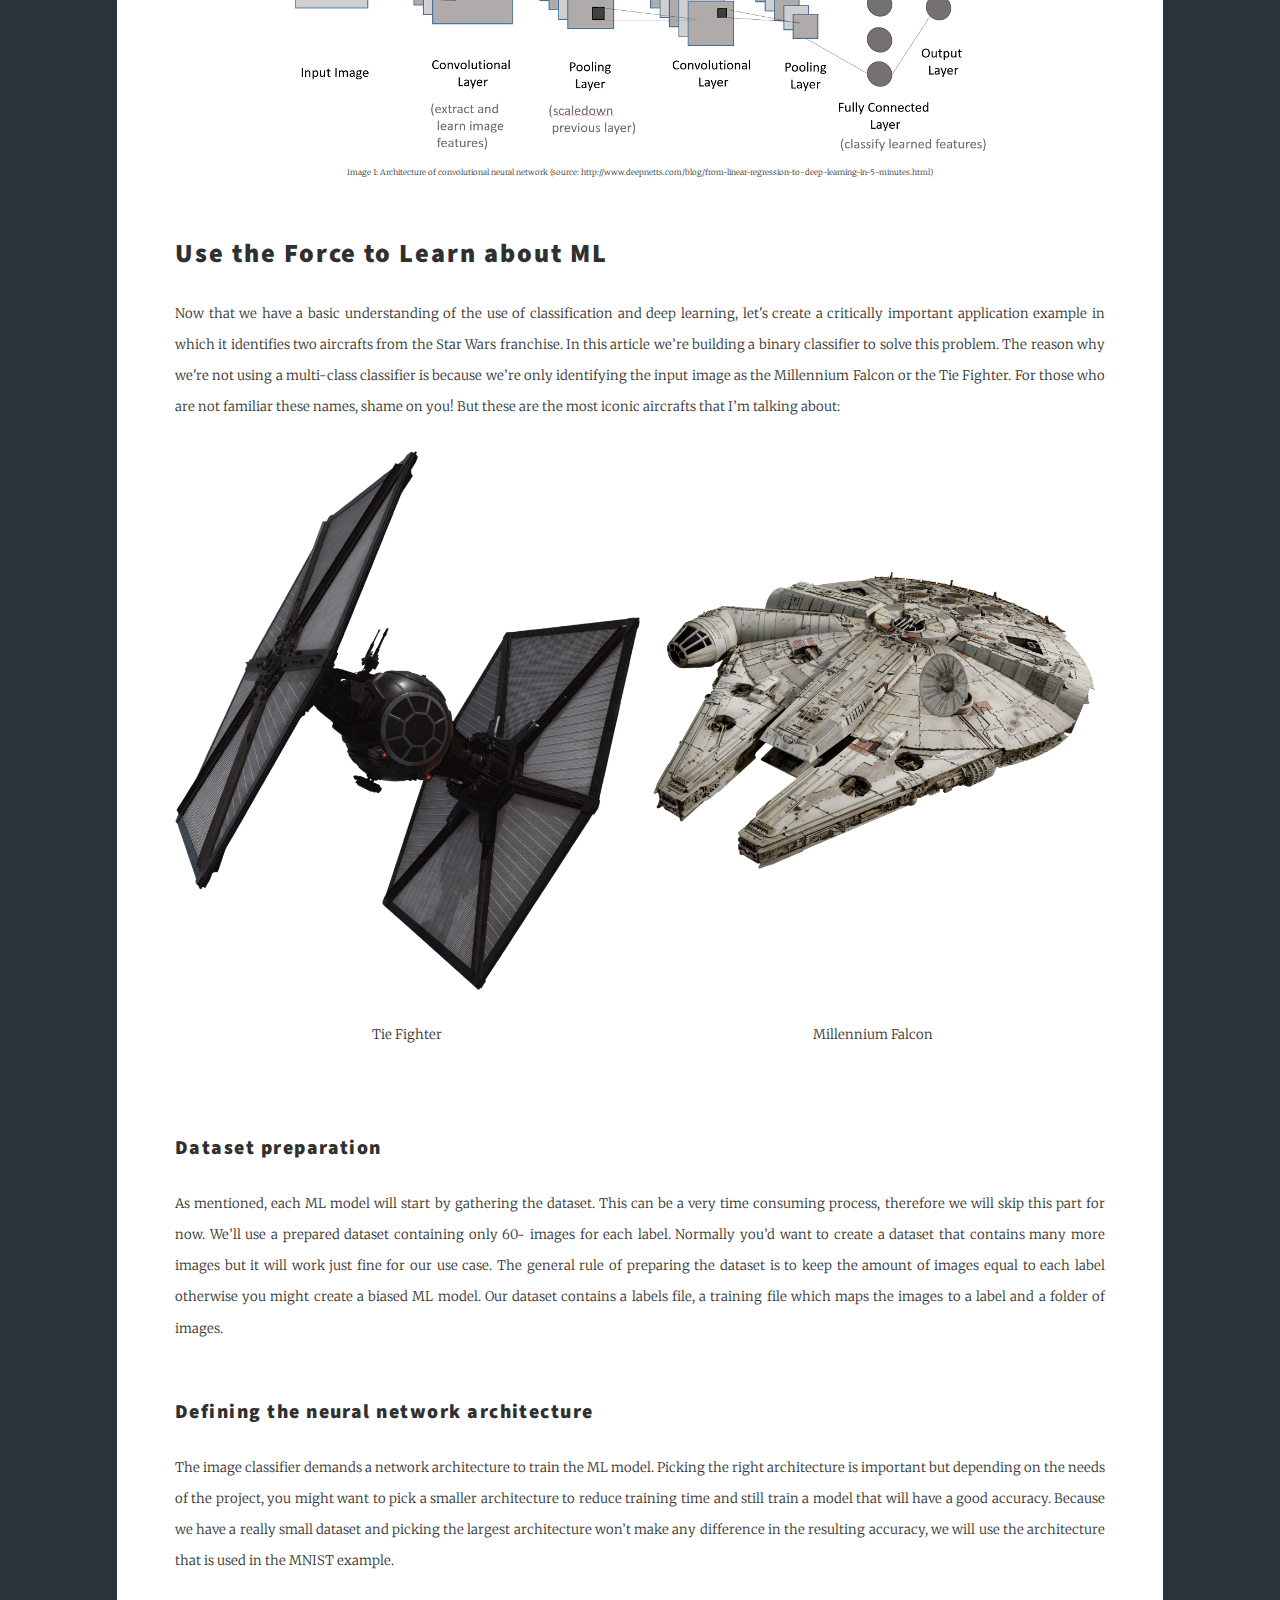
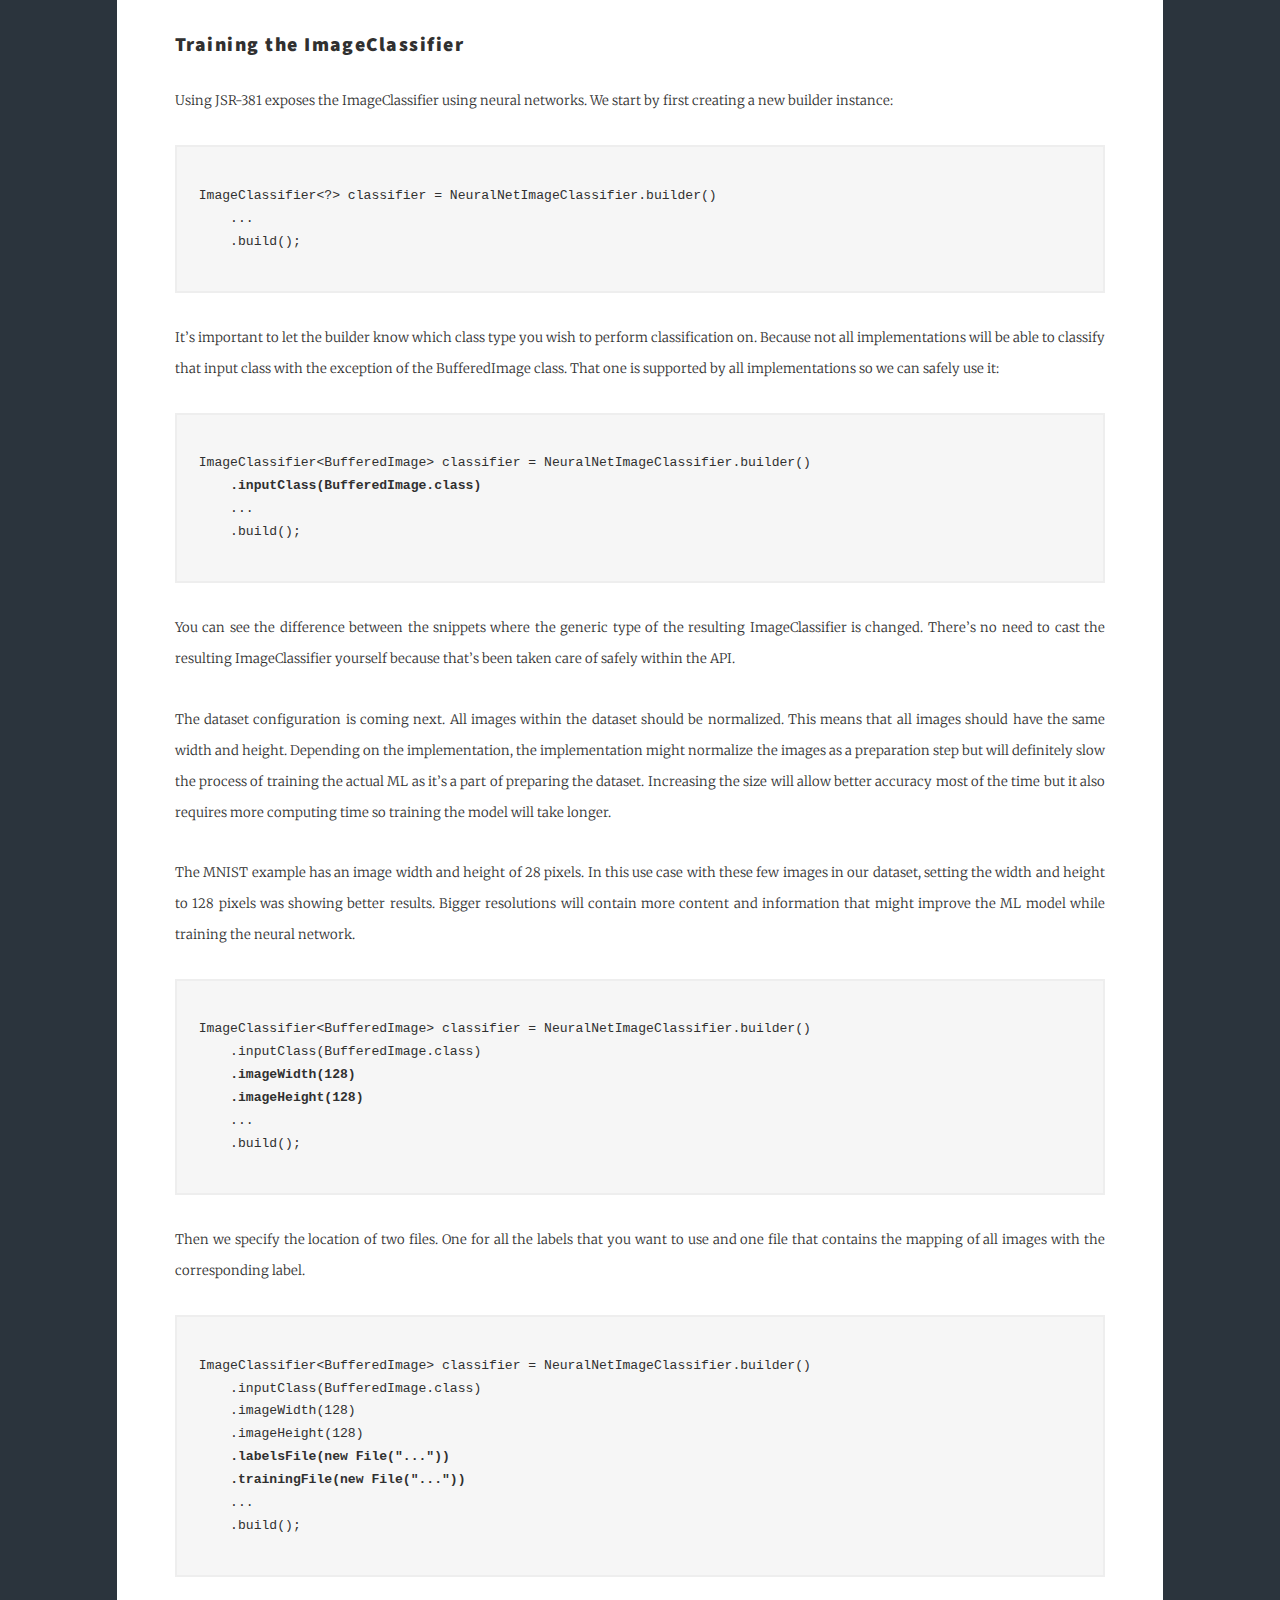
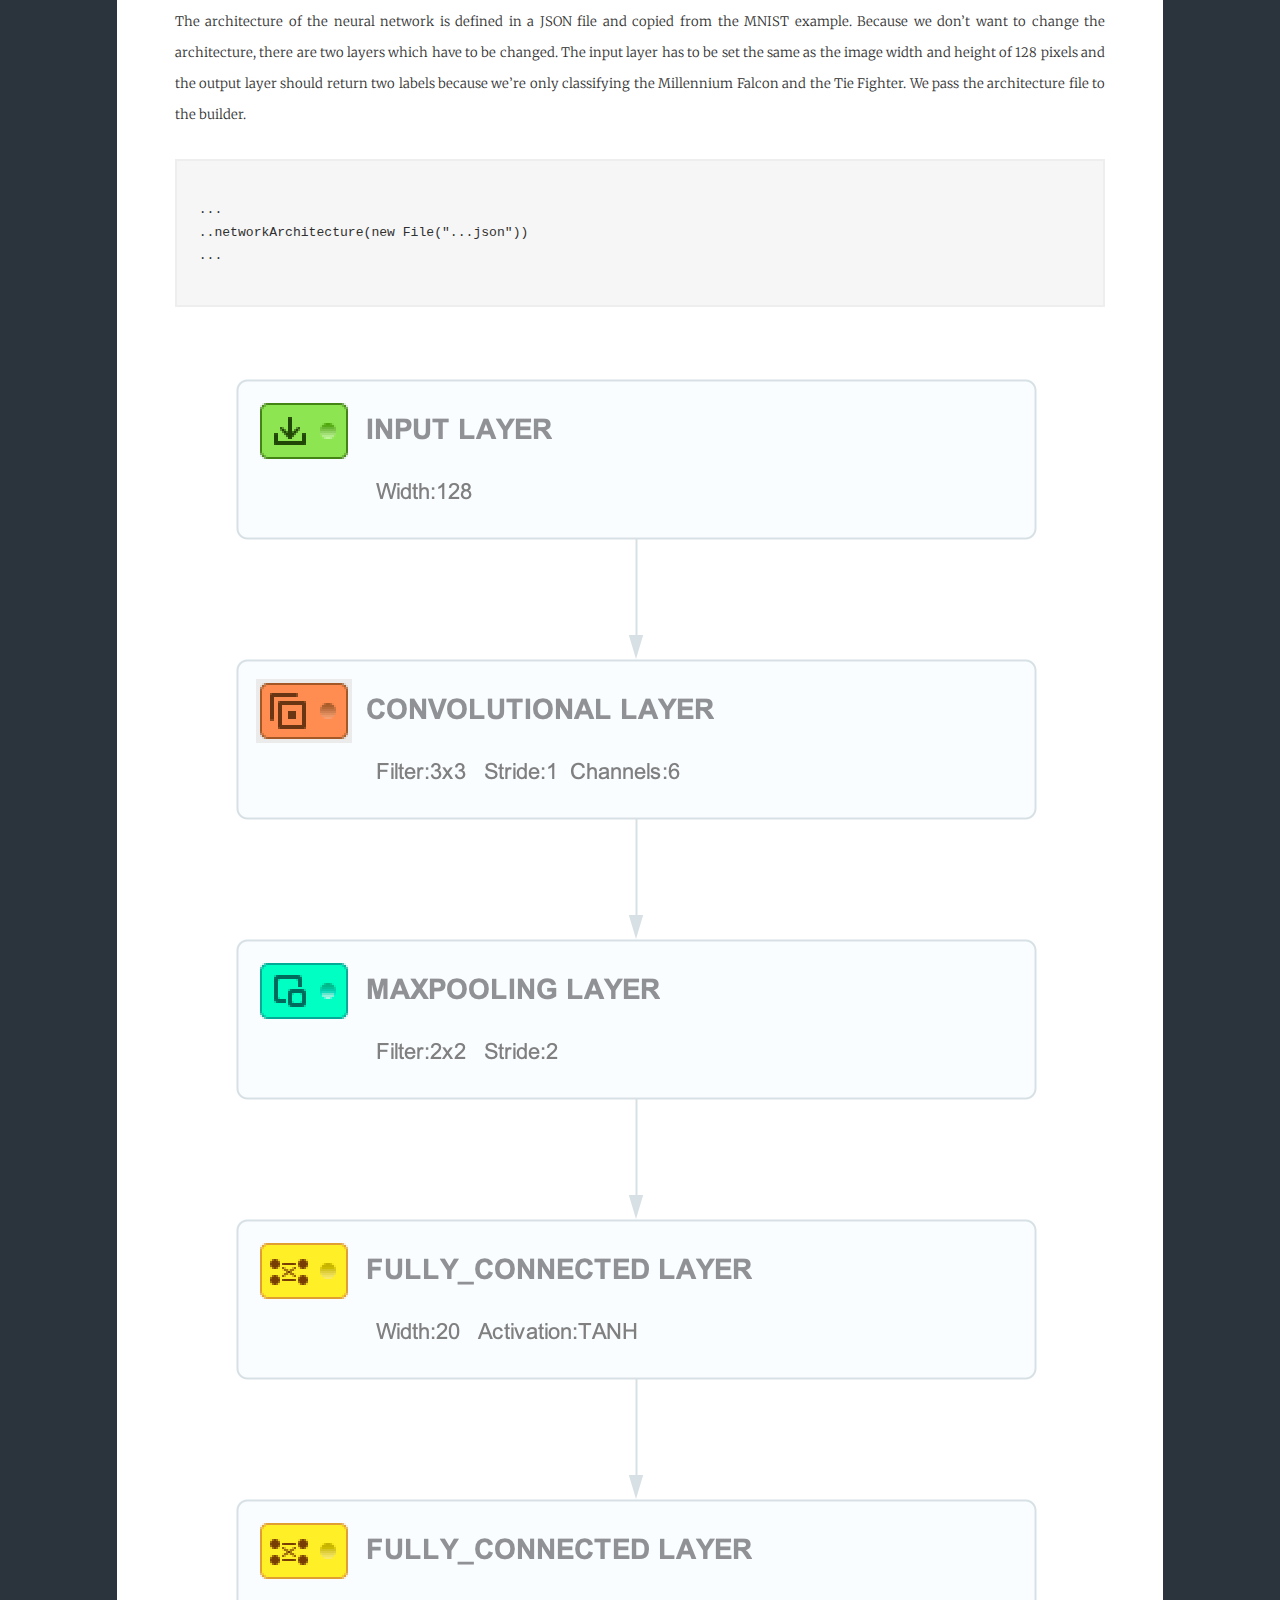
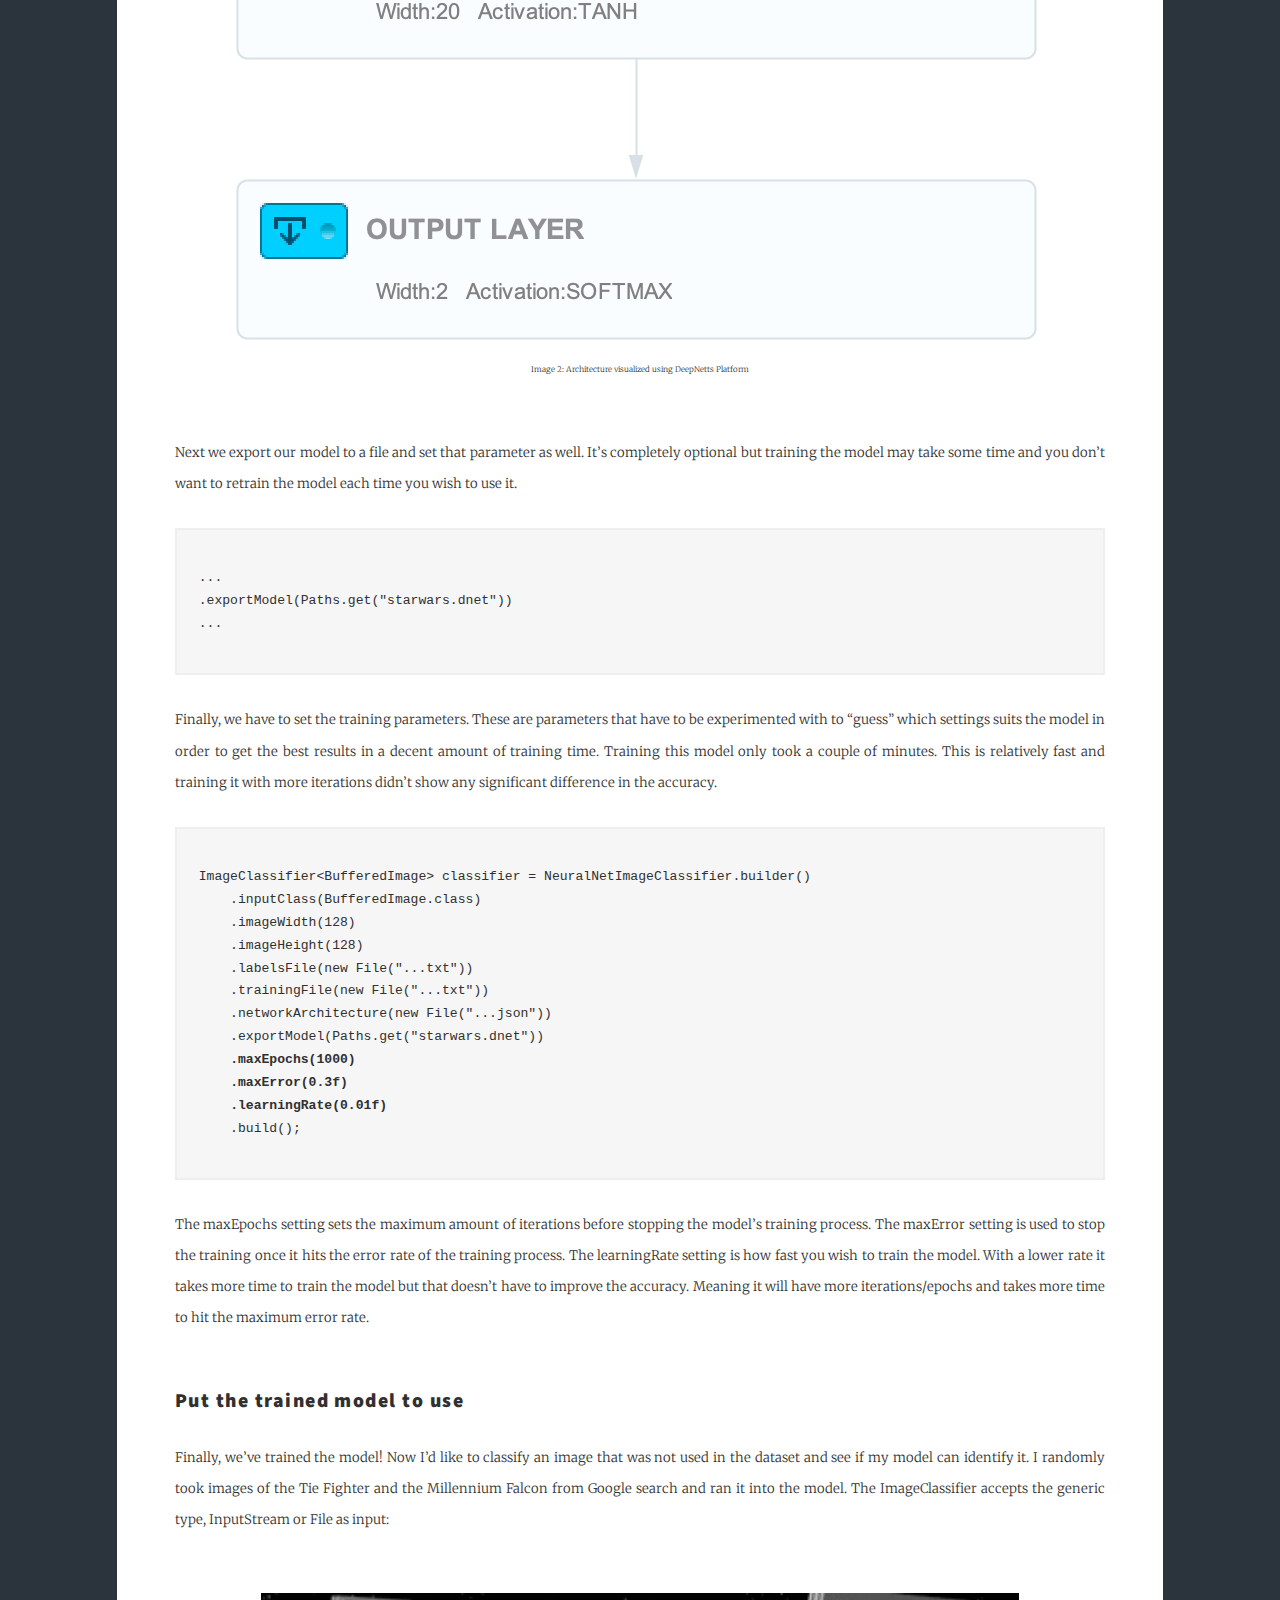
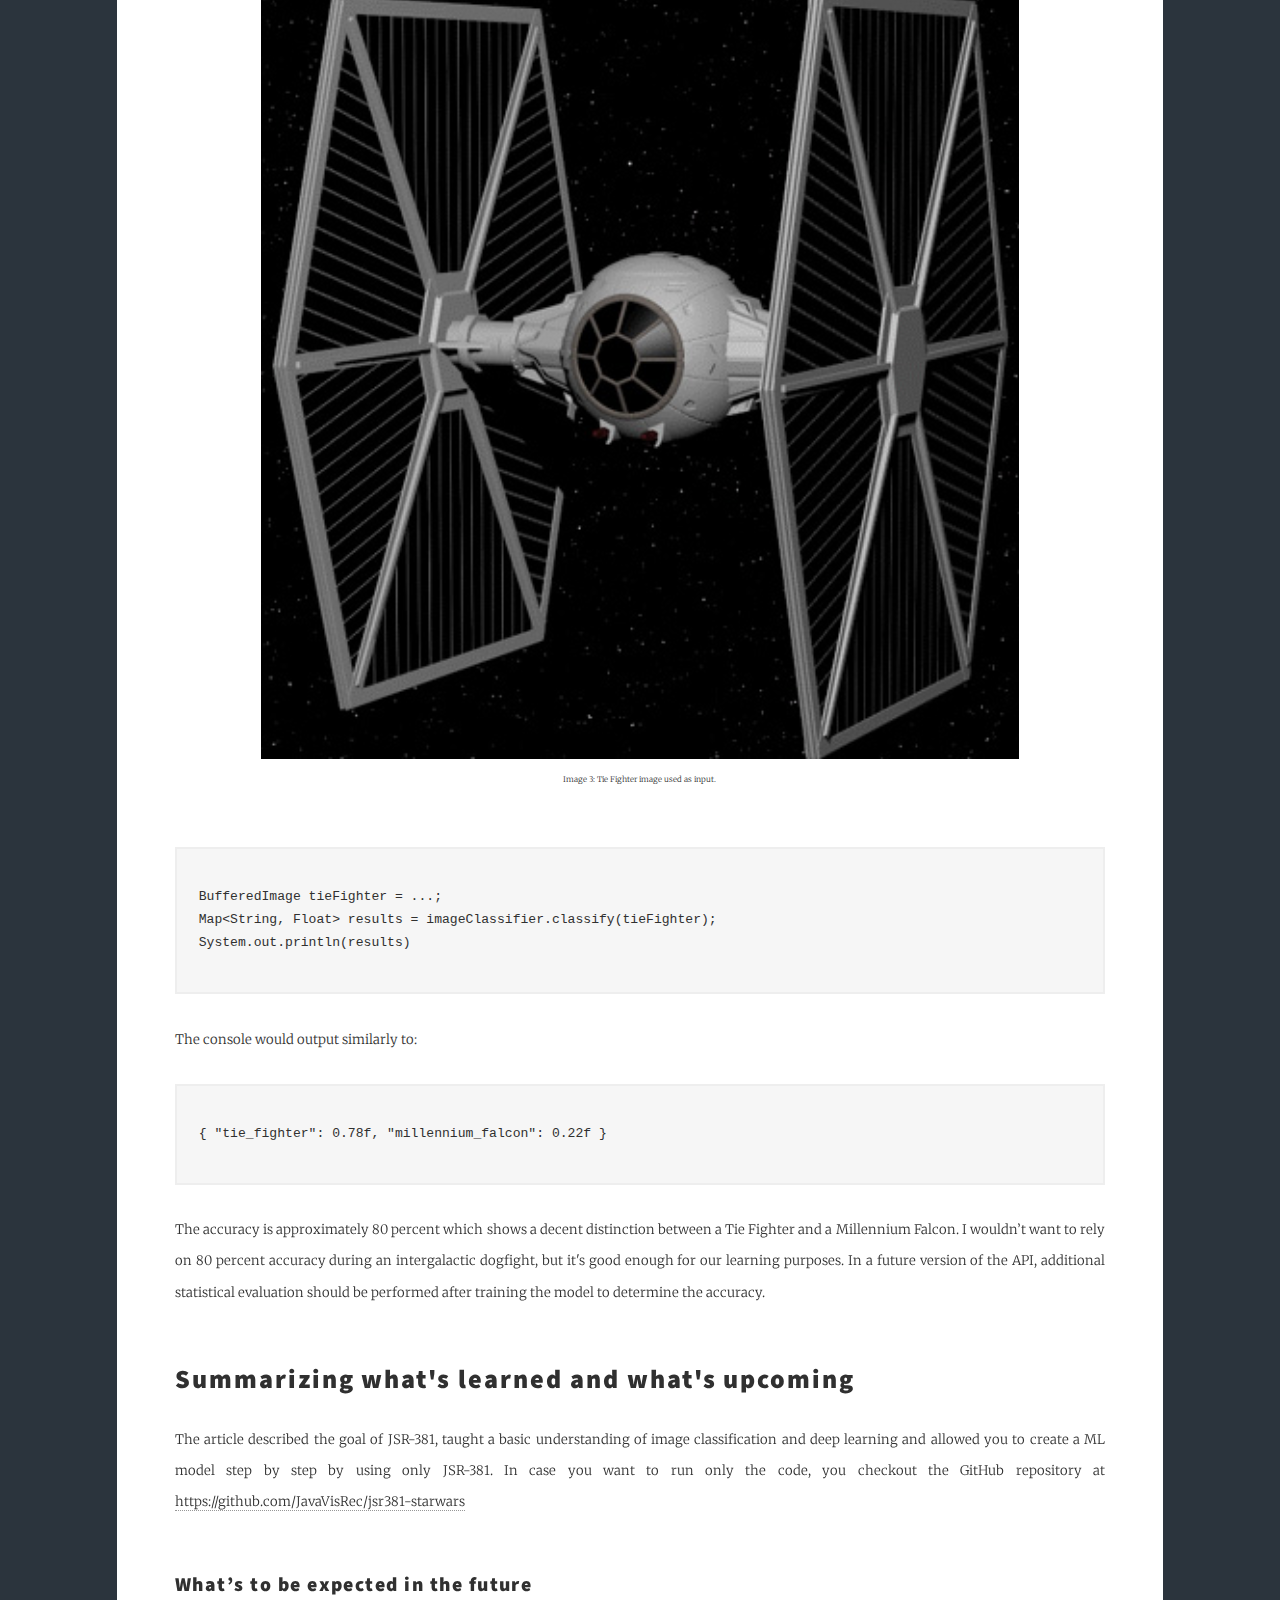
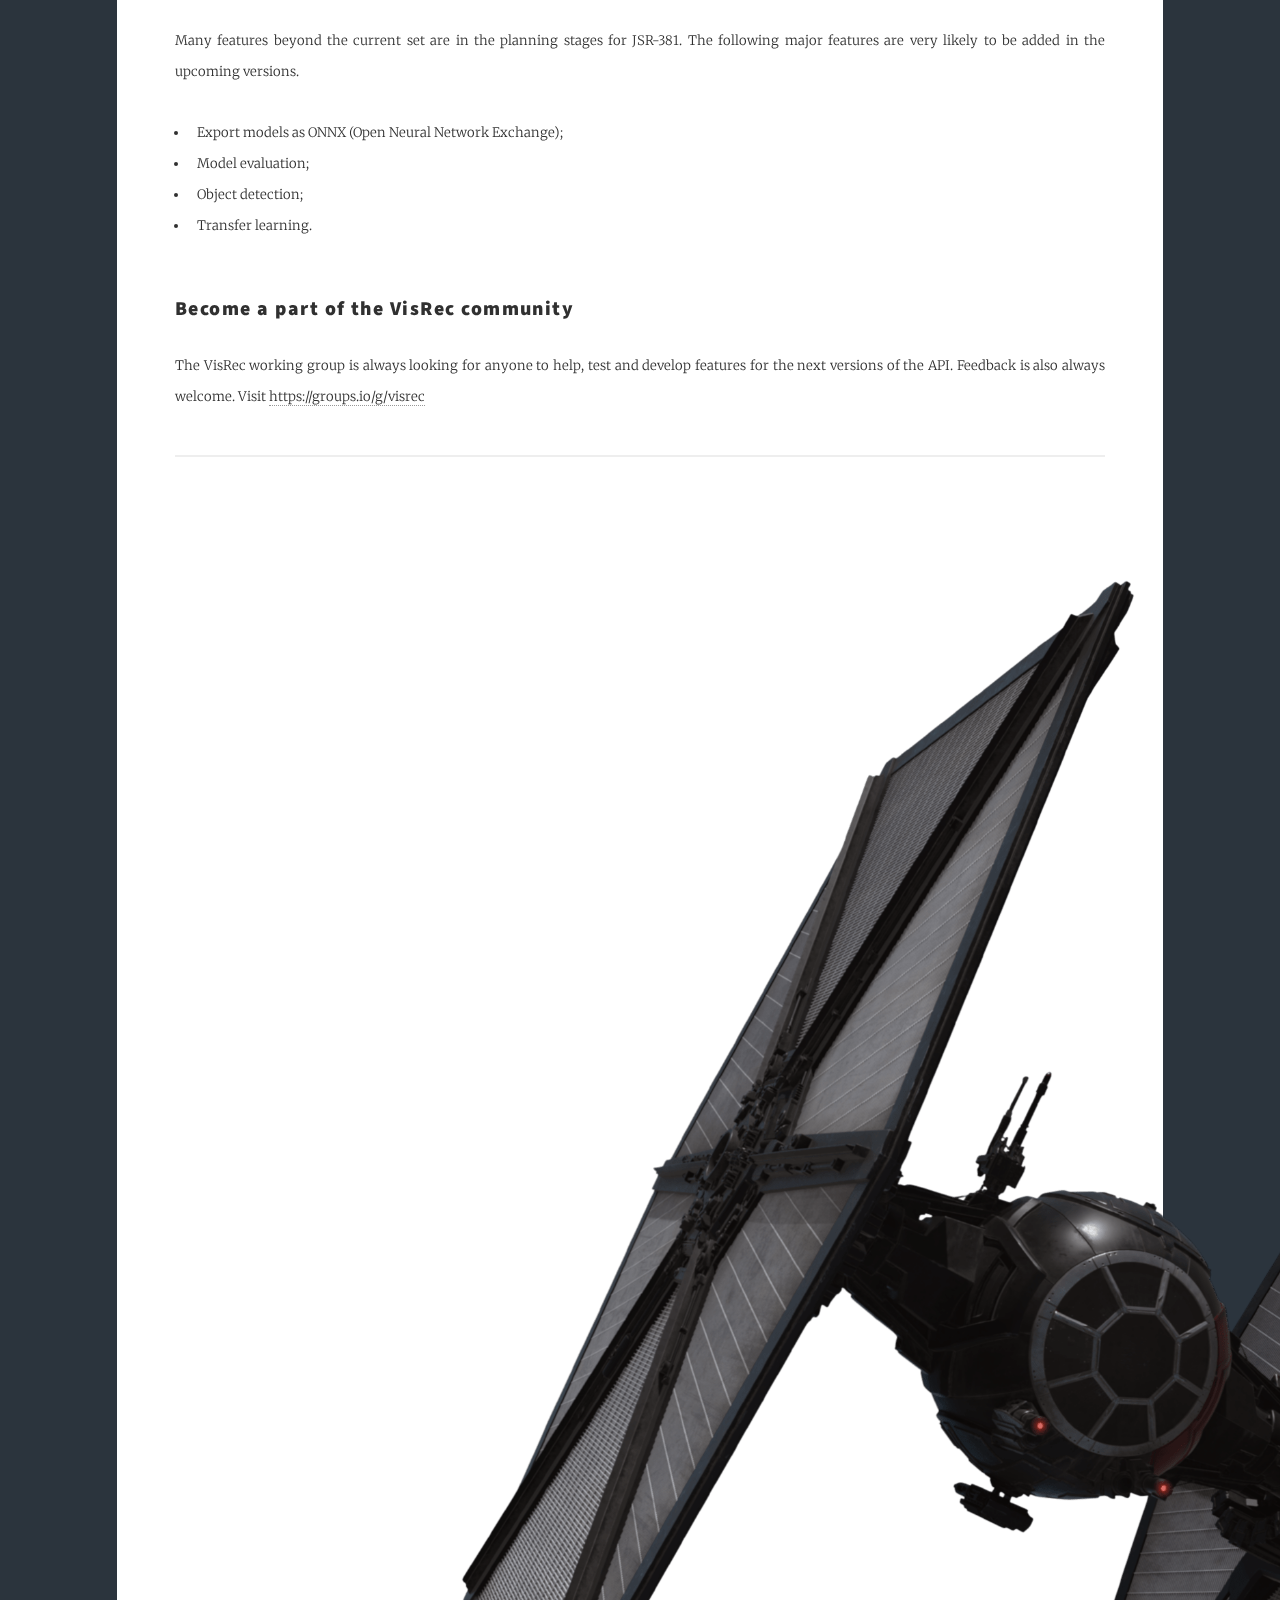
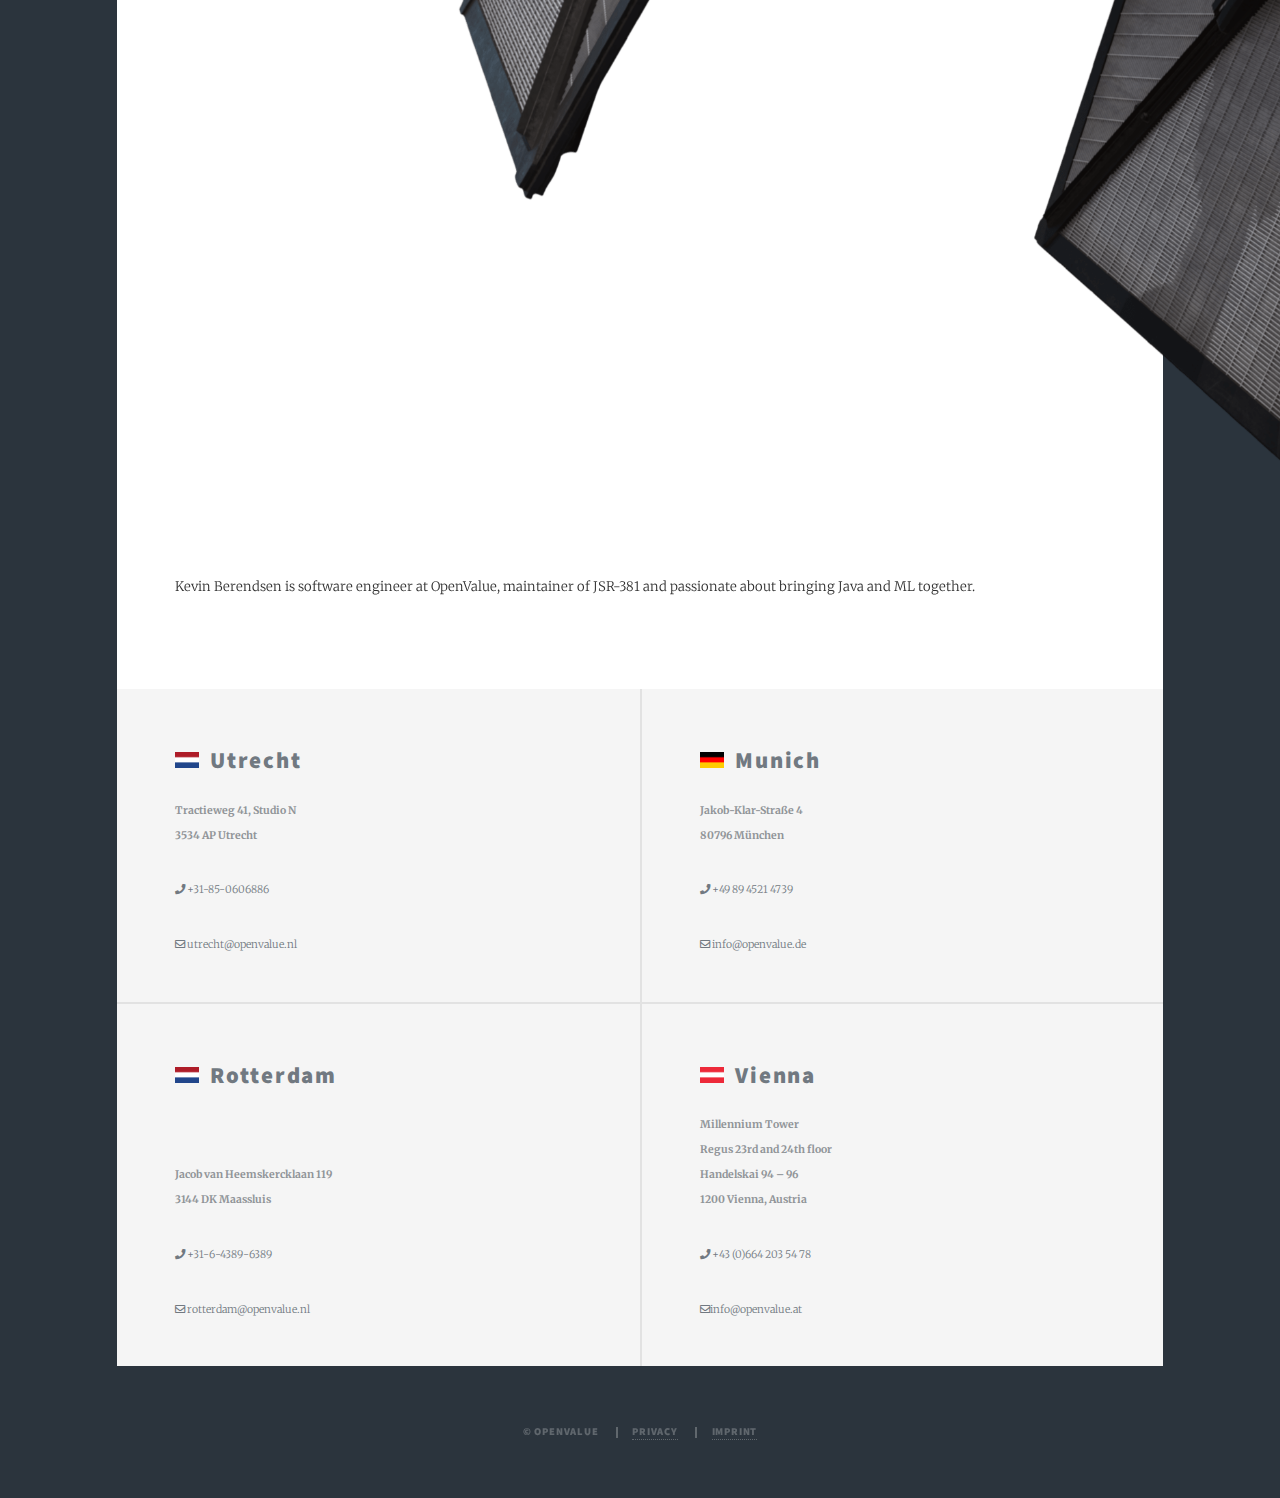
<file: articles/serverless-java-applications.html>
<!DOCTYPE HTML>
<html>

<head>
    <title>OpenValue | Blog</title>
    <meta charset="utf-8">
    <meta name="viewport" content="width=device-width, initial-scale=1, user-scalable=no">
    <link rel="stylesheet" href="../assets/css/main.css">
    <noscript>
        <link rel="stylesheet" href="../assets/css/noscript.css">
    </noscript>
    <link rel="shortcut icon" type="image/png" href="../images/favicon.png">
</head>

<body class="is-preload">
    <!-- Wrapper -->
    <div id="wrapper">
        <!-- Header -->
        <header id="header">
            <div class="inner">
                <div id="header-logo">
                    <img src="../images/openvalue-white.png">
                </div>
                <!-- <p id="tagline">Better software, faster.</p> -->
            </div>
        </header>
        <!-- Nav -->
        <nav id="nav">
            <ul class="links">
                <li class="active">
                    <a href="../index.html">Home</a>
                </li>
                <!-- <li class="active"><a href="generic.html">Article</a></li> -->
            </ul>
            <ul class="icons">
                <li>
                    <a href="https://twitter.com/OpenValue" target="_blank" class="icon brands fa-twitter">
                        <span class="label">Twitter</span>
                    </a>
                </li>
                <li>
                    <a href="https://talks.openvalue.tech/" target="_blank" class="icon brands fa-youtube">
                        <span class="label">YouTube</span>
                    </a>
                </li>
                <!-- <li><a href="mailto:info@openvalue.de" class="icon solid fa-envelope"><span
							class="label">Email</span></a></li> -->
            </ul>
        </nav>
        <!-- Main -->
        <div id="main">
            <!-- Post -->
            <section class="post">
                <header class="major">
                    <span class="date">April 25, 2017</span>
                    <h1>JSR-381: A Standard Java API<br />for Visual Recognition<br />using Machine Learning
                    </h1>
                    <p>

                    </p>
                </header>
                <span class="image main">
                    <img src="../images/pic01.jpg" alt="">
                </span>
                <p>
                    At this point, most of us know Machine Learning (ML) as recognizing patterns in your data,
                    anticipating the likely future behavior of similar data and taking steps to maximize benefits
                    based on those predictions. It represents a massive change in how we solve problems and has
                    long-term effects to the very foundations of computing and to the world in general.
                </p>
                <p>
                    Most ML toolkits require you to learn Python. Python is one of the leading programming languages in
                    data science and ML. But there are 10 million Java developers on the planet that need to build
                    world-class production ML applications that leverage our years of expertise in development and
                    deployment.
                </p>
                <p>
                    This article will cover a deep learning introduction and create a ML model that will be able to
                    classify Star Wars aircrafts in just a few lines of code using Java Specification Request #JSR-381
                    (“JSR-381”).
                </p>
                <h4>
                    JSR-381
                </h4>
                <p>
                    The goal of JSR-381 is to develop a standardized Java-friendly API which can be used to solve small
                    and complex tasks by applying ML specifically to visual recognition use cases.
                </p>
                <p>
                    Each ML engine (eg, TensorFlow, Deep Netts) has its own way of accepting input. It is a relatively
                    large effort to standardize this type of input and therefore won’t be covered in this JSR. For now,
                    the following features will be included into JSR-381 to simplify training and using the ML model:
                </p>
                <ul class="ul-text">
                    <li>
                        Binary classification to classify input which has the outcome true/false, yes/no, dark/bright,
                        etc;
                    </li>
                    <li>
                        Image classification to classify an image as input and the outcome of two or more trained
                        labels, depending on the model;
                    </li>
                    <li>
                        Object detection to detect and classify one or more fragments in the image as input with as
                        outcome, one or more trained labels;
                    </li>
                    <li>
                        Training tools to build the ML model for binary classification, image classification and object
                        detection.
                    </li>
                </ul>
                <p>
                    At the same time as the development of the API, the first implementation of the API will be
                    developed
                    as well. This is the so called “Reference Implementation” (RI) which will meet all the requirements
                    of the API as prescribed by the Java Community Process (JCP). The RI of JSR-381 uses Deep Netts, an
                    open source deep learning engine written in pure Java. Amazon has its own implementation of JSR-381
                    which will support TensorFlow, Apache MXNets and other upcoming engines using their abstraction API
                    called Deep Java Library (DJL).
                </p>
                <h4>
                    Supported algorithms
                </h4>
                <p>
                    Not every developer is a mathematician. Neither am I. With JSR-381 you won’t have to understand the
                    underlying math of these algorithms because it’s developed to allow you to use common Java design
                    patterns instead of generated wrappers for native libraries. JSR-381 will only support neural
                    networks by default and expose a high level API to use. Each implementation of JSR-381 will have to
                    support neural networks but may also expose other algorithms and implementation specific algorithms
                    to solve complex problems, which are better solved by algorithms other than neural networks. This
                    way JSR-381 can be used by beginners and advanced ML Java developers alike.
                </p>
                <h3>
                    Quick dive into understanding classification and deep learning
                </h3>
                <p>
                    Classification is commonly used to determine whether the given input is answer A, B or even C. For
                    each classification model, it needs a given set of labels and a prepared dataset. A part of
                    preparing the dataset labelling the data. For example: a picture of a cat is labeled as cat and a
                    picture of the dog is labeled as dog. This way the ML model will be able to learn and tell whether a
                    newly given picture has to be classified as a cat or a dog. As previously explained, binary
                    classification will only contain two labels which will be complete opposites of each other. The
                    scenario of the dog and the cat is also binary classification. But it might also need to classify
                    all bird pictures as birds. Afterwards the dataset and labels will be expanded with new data and the
                    model will be retrained to classify cats, dogs and birds. This is called multiclass classification.
                </p>
                <p>
                    MNIST is the most known multiclass classification ML model. MNIST is able to classify numeric
                    characters from 0 to 9. Every ML engine has an example using MNIST because the dataset is free to
                    download. The MNIST dataset has already been prepared to be trained with high accuracy.
                </p>
                <h4>
                    Deep learning
                </h4>
                <p>
                    Deep learning is a specific ML technique based on using multiple neural network layers. There are
                    different algorithms but the one that’s often applied for image classification is called
                    convolutional neural network. This type of algorithm has adaptive image filtering through network
                    layers and then performs the classification on the trained model and results into labeled output
                    like you would with any classifier.
                </p>
                <figure class="caption">
                    <img class="image1" src="../images/article-images/jsr-381-visual-recognition/image1.png">
                    <figcaption>Image 1: Architecture of convolutional neural network (source:
                        http://www.deepnetts.com/blog/from-linear-regression-to-deep-learning-in-5-minutes.html)
                    </figcaption>
                </figure>
                <h3>
                    Use the Force to Learn about ML
                </h3>
                <p>Now that we have a basic understanding of the use of classification and deep learning, let's create a
                    critically important application example in which it identifies two aircrafts from the Star Wars
                    franchise. In this article we’re building a binary classifier to solve this problem. The reason why
                    we're not using a multi-class classifier is because we’re only identifying the input image as the
                    Millennium Falcon or the Tie Fighter. For those who are not familiar these names, shame on you! But
                    these are the most iconic aircrafts that I’m talking about:
                </p>
                <div class="clearfix">
                    <img class="left" src="../images/article-images/jsr-381-visual-recognition/TieFighter.png">
                    <img class="left" src="../images/article-images/jsr-381-visual-recognition/MillenniumFalcon.png">
                </div>
                <div class="clearfix">
                    <p class="left">
                        Tie Fighter
                    </p>
                    <p class="left">
                        Millennium Falcon
                    </p>
                </div>
                <h4>
                    Dataset preparation
                </h4>
                <p>As mentioned, each ML model will start by gathering the dataset. This can be a very time consuming
                    process, therefore we will skip this part for now. We’ll use a prepared dataset containing only 60~
                    images for each label. Normally you’d want to create a dataset that contains many more images but it
                    will work just fine for our use case. The general rule of preparing the dataset is to keep the
                    amount of images equal to each label otherwise you might create a biased ML model. Our dataset
                    contains a labels file, a training file which maps the images to a label and a folder of images.
                </p>
                <h4>
                    Defining the neural network architecture
                </h4>
                <p>
                    The image classifier demands a network architecture to train the ML model. Picking the right
                    architecture is important but depending on the needs of the project, you might want to pick a
                    smaller architecture to reduce training time and still train a model that will have a good accuracy.
                    Because we have a really small dataset and picking the largest architecture won’t make any
                    difference in the resulting accuracy, we will use the architecture that is used in the MNIST
                    example.
                </p>
                <h4>
                    Training the ImageClassifier
                </h4>
                <p>
                    Using JSR-381 exposes the ImageClassifier using neural networks. We start by first creating a new
                    builder instance:
                </p>
                <pre><code>
ImageClassifier&lt;?> classifier = NeuralNetImageClassifier.builder()
    ...
    .build();
                </code></pre>
                <p>
                    It’s important to let the builder know which class type you wish to perform classification on.
                    Because
                    not all implementations will be able to classify that input class with the exception of the
                    BufferedImage class. That one is supported by all implementations so we can safely use it:
                </p>
                <pre><code>
ImageClassifier&lt;BufferedImage> classifier = NeuralNetImageClassifier.builder()
    <b>.inputClass(BufferedImage.class)</b>
    ...
    .build();                    
                </code></pre>
                <p>
                    You can see the difference between the snippets where the generic type of the resulting
                    ImageClassifier is changed. There’s no need to cast the resulting ImageClassifier yourself because
                    that’s been taken care of safely within the API.
                </p>

                <p> The dataset configuration is coming next. All images within the dataset should be normalized. This
                    means that all images should have the same width and height. Depending on the implementation, the
                    implementation might normalize the images as a preparation step but will definitely slow the process
                    of training the actual ML as it’s a part of preparing the dataset. Increasing the size will allow
                    better accuracy most of the time but it also requires more computing time so training the model will
                    take longer.
                </p>

                <p> The MNIST example has an image width and height of 28 pixels. In this use case with these few images
                    in our dataset, setting the width and height to 128 pixels was showing better results. Bigger
                    resolutions will contain more content and information that might improve the ML model while training
                    the neural network.
                </p>
                <pre><code>
ImageClassifier&lt;BufferedImage> classifier = NeuralNetImageClassifier.builder()
    .inputClass(BufferedImage.class)
    <b>.imageWidth(128)</b>
    <b>.imageHeight(128)</b>
    ...
    .build();      
                </code></pre>
                <p>
                    Then we specify the location of two files. One for all the labels that you want to use and one file
                    that contains the mapping of all images with the corresponding label.
                </p>
                <pre><code>
ImageClassifier&lt;BufferedImage> classifier = NeuralNetImageClassifier.builder()
    .inputClass(BufferedImage.class)
    .imageWidth(128)
    .imageHeight(128)
    <b>.labelsFile(new File("..."))</b>
    <b>.trainingFile(new File("..."))</b>
    ...
    .build();                    
                </code></pre>
                <p>
                    The architecture of the neural network is defined in a JSON file and copied from the MNIST example.
                    Because we don’t want to change the architecture, there are two layers which have to be changed. The
                    input layer has to be set the same as the image width and height of 128 pixels and the output layer
                    should return two labels because we’re only classifying the Millennium Falcon and the Tie Fighter.
                    We pass the architecture file to the builder.
                </p>
                <pre><code>
...
..networkArchitecture(new File("...json"))
...
                </code></pre>
                <figure class="caption">
                    <img class="image2" src="../images/article-images/jsr-381-visual-recognition/image2.png">
                    <figcaption>Image 2: Architecture visualized using DeepNetts Platform
                    </figcaption>
                </figure>
                <p>
                    Next we export our model to a file and set that parameter as well. It’s completely optional but
                    training the model may take some time and you don’t want to retrain the model each time you wish to
                    use it.
                </p>
                <pre><code>
...
.exportModel(Paths.get("starwars.dnet"))
...                
                </code></pre>
                <p>
                    Finally, we have to set the training parameters. These are parameters that have to be experimented
                    with to “guess” which settings suits the model in order to get the best results in a decent amount
                    of training time. Training this model only took a couple of minutes. This is relatively fast and
                    training it with more iterations didn’t show any significant difference in the accuracy.
                </p>
                <pre><code>
ImageClassifier&lt;BufferedImage> classifier = NeuralNetImageClassifier.builder()
    .inputClass(BufferedImage.class)
    .imageWidth(128)
    .imageHeight(128)
    .labelsFile(new File("...txt"))
    .trainingFile(new File("...txt"))
    .networkArchitecture(new File("...json"))
    .exportModel(Paths.get("starwars.dnet"))
    <b>.maxEpochs(1000)</b>
    <b>.maxError(0.3f)</b>
    <b>.learningRate(0.01f)</b>
    .build();                    
                </code></pre>
                <p>
                    The maxEpochs setting sets the maximum amount of iterations before stopping the model’s training
                    process. The maxError setting is used to stop the training once it hits the error rate of the
                    training process. The learningRate setting is how fast you wish to train the model. With a lower
                    rate it takes more time to train the model but that doesn’t have to improve the accuracy. Meaning it
                    will have more iterations/epochs and takes more time to hit the maximum error rate.
                </p>
                <h4>
                    Put the trained model to use
                </h4>
                <p>
                    Finally, we’ve trained the model! Now I’d like to classify an image that was not used in the dataset
                    and see if my model can identify it. I randomly took images of the Tie Fighter and the Millennium
                    Falcon from Google search and ran it into the model. The ImageClassifier accepts the generic type,
                    InputStream or File as input:
                </p>
                <figure class="caption">
                    <img class="image2" src="../images/article-images/jsr-381-visual-recognition/image3.png">
                    <figcaption>Image 3: Tie Fighter image used as input.
                    </figcaption>
                </figure>
                <pre><code>
BufferedImage tieFighter = ...;
Map&lt;String, Float> results = imageClassifier.classify(tieFighter);
System.out.println(results)
                </code></pre>
                <p>
                    The console would output similarly to:
                </p>
                <pre><code>
{ "tie_fighter": 0.78f, "millennium_falcon": 0.22f }
                </code></pre>
                <p>
                    The accuracy is approximately 80 percent which shows a decent distinction between a Tie Fighter and
                    a Millennium Falcon. I wouldn’t want to rely on 80 percent accuracy during an intergalactic
                    dogfight, but it's good enough for our learning purposes. In a future version of the API, additional
                    statistical evaluation should be performed after training the model to determine the accuracy.
                </p>
                <h3>
                    Summarizing what's learned and what's upcoming
                </h3>
                <p>
                    The article described the goal of JSR-381, taught a basic understanding of image classification and
                    deep learning and allowed you to create a ML model step by step by using only JSR-381. In case you
                    want to run only the code, you checkout the GitHub repository at
                    <a href="https://github.com/JavaVisRec/jsr381-starwars">
                        https://github.com/JavaVisRec/jsr381-starwars</a>
                </p>
                <h4>
                    What’s to be expected in the future
                </h4>
                <p>
                    Many features beyond the current set are in the planning stages for JSR-381. The following major
                    features are very likely to be added in the upcoming versions.
                </p>
                <ul>
                    <li>Export models as ONNX (Open Neural Network Exchange);</li>
                    <li>Model evaluation;</li>
                    <li>Object detection;</li>
                    <li>Transfer learning.</li>
                </ul>
                <h4>
                    Become a part of the VisRec community
                </h4>
                <p>
                    The VisRec working group is always looking for anyone to help, test and develop features for the
                    next versions of the API. Feedback is also always welcome. Visit
                    <a href="https://groups.io/g/visrec">https://groups.io/g/visrec</a>
                </p>
                <hr />
                <div class="clearfix end-box">
                    <img src="../images/article-images/jsr-381-visual-recognition/image4.png">
                    <p>
                        Kevin Berendsen is software engineer at OpenValue, maintainer of JSR-381 and passionate about
                        bringing Java and ML together.
                    </p>
                </div>
            </section>
        </div>
        <!-- Footer -->
        <footer id="footer">
            <section class="split">
                <!-- <form method="post" action="#">
					<div class="fields">
						<div class="field">
							<label for="name">Name</label>
							<input type="text" name="name" id="name" />
						</div>
						<div class="field">
							<label for="email">Email</label>
							<input type="text" name="email" id="email" />
						</div>
						<div class="field">
							<label for="message">Message</label>
							<textarea name="message" id="message" rows="3"></textarea>
						</div>
					</div>
					<ul class="actions">
						<li><input type="submit" value="Send Message" /></li>
					</ul>
				</form> -->
                <section class="alt">
                    <div>
                        <h2>
                            <a href="https://openvalue.nl/">
                                <img src="../images/nl.png" class="flag">Utrecht
                            </a>
                        </h2>
                        <p class="bold">
                            Tractieweg 41, Studio N
                            <br />
                            3534 AP Utrecht
                        </p>
                        <p>
                            <a href="tel:+31850606886" class="icon solid fa-phone"> +31-85-0606886</a>
                        </p>
                        <p>
                            <a href="mailto:utrecht@openvalue.nl" class="icon regular fa-envelope">
                                utrecht@openvalue.nl
                            </a>
                        </p>
                    </div>
                </section>
                <section>
                    <div>
                        <h2>
                            <a href="https://openvalue.nl/">
                                <img src="../images/nl.png" class="flag">Rotterdam
                            </a>
                        </h2>
                        <p class="bold">
                            <br /><br />Jacob van Heemskercklaan 119
                            <br />
                            3144 DK Maassluis<br />
                        </p>
                        <p>
                            <a href="tel:+31643896389" class="icon solid fa-phone"> +31-6-4389-6389</a>
                        </p>
                        <p>
                            <a href="mailto:rotterdam@openvalue.nl" class="icon regular fa-envelope">
                                rotterdam@openvalue.nl
                            </a>
                        </p>
                    </div>
                </section>
            </section>
            <section class="split">
                <section class="alt">
                    <div>
                        <h2>
                            <a href="https://openvalue.de/">
                                <img src="../images/de.png" class="flag">Munich
                            </a>
                        </h2>
                        <p class="bold">
                            Jakob-Klar-Straße 4
                            <br /> 80796 München
                        </p>
                        <p>
                            <a href="tel:+498945214739" class="icon solid fa-phone"> +49 89 4521 4739</a>
                        </p>
                        <p>
                            <a href="mailto:info@openvalue.de" class="icon regular fa-envelope">
                                info@openvalue.de
                            </a>
                        </p>
                        <!-- <h3>Email</h3>
					<p><a href="mailto:info@openvalue.de">info@openvalue.de</a></p>
							 <h3>Phone</h3>
					<p><a href="tel:+498945214739">+49 89 4521 4739</a></p> -->
                    </div>
                </section>
                <section class="alt">
                    <div>
                        <h2>
                            <a href="https://openvalue.at/">
                                <img src="../images/at.png" class="flag">Vienna
                            </a>
                        </h2>
                        <p class="bold">
                            Millennium Tower<br />Regus 23rd and 24th floor<br />Handelskai 94 – 96<br />
                            1200 Vienna, Austria
                        </p>
                        <p>
                            <a href="tel:+436642035478" class="icon solid fa-phone"> +43 (0)664 203 54 78</a>
                        </p>
                        <p>
                            <a href="mailto:info@openvalue.at" class="icon regular fa-envelope">info@openvalue.at</a>
                        </p>
                    </div>
                </section>
                <!--<section>
					<h3>Social</h3>
					<ul class="icons alt">
						<li><a href="https://twitter.com/OpenValue" class="icon brands alt fa-twitter"><span
									class="label">Twitter</span></a></li>
						<li><a href="https://talks.openvalue.tech/" class="icon brands alt fa-youtube"><span
									class="label">YouTube</span></a>
						</li>
					</ul>
				</section>-->
            </section>
        </footer>
        <!-- Copyright -->
        <div id="copyright">
            <ul>
                <li>&copy; OpenValue</li>
                <li>
                    <a href="#" target="_blank">Privacy</a>
                </li>
                <li>
                    <a href="#" target="_blank">Imprint</a>
                </li>
            </ul>
        </div>
    </div>
    <!-- Scripts -->
    <script src="../assets/js/jquery.min.js"></script>
    <script src="../assets/js/jquery.scrollex.min.js"></script>
    <script src="../assets/js/jquery.scrolly.min.js"></script>
    <script src="../assets/js/browser.min.js"></script>
    <script src="../assets/js/breakpoints.min.js"></script>
    <script src="../assets/js/util.js"></script>
    <script src="../assets/js/main.js"></script>
</body>

</html>
</file>
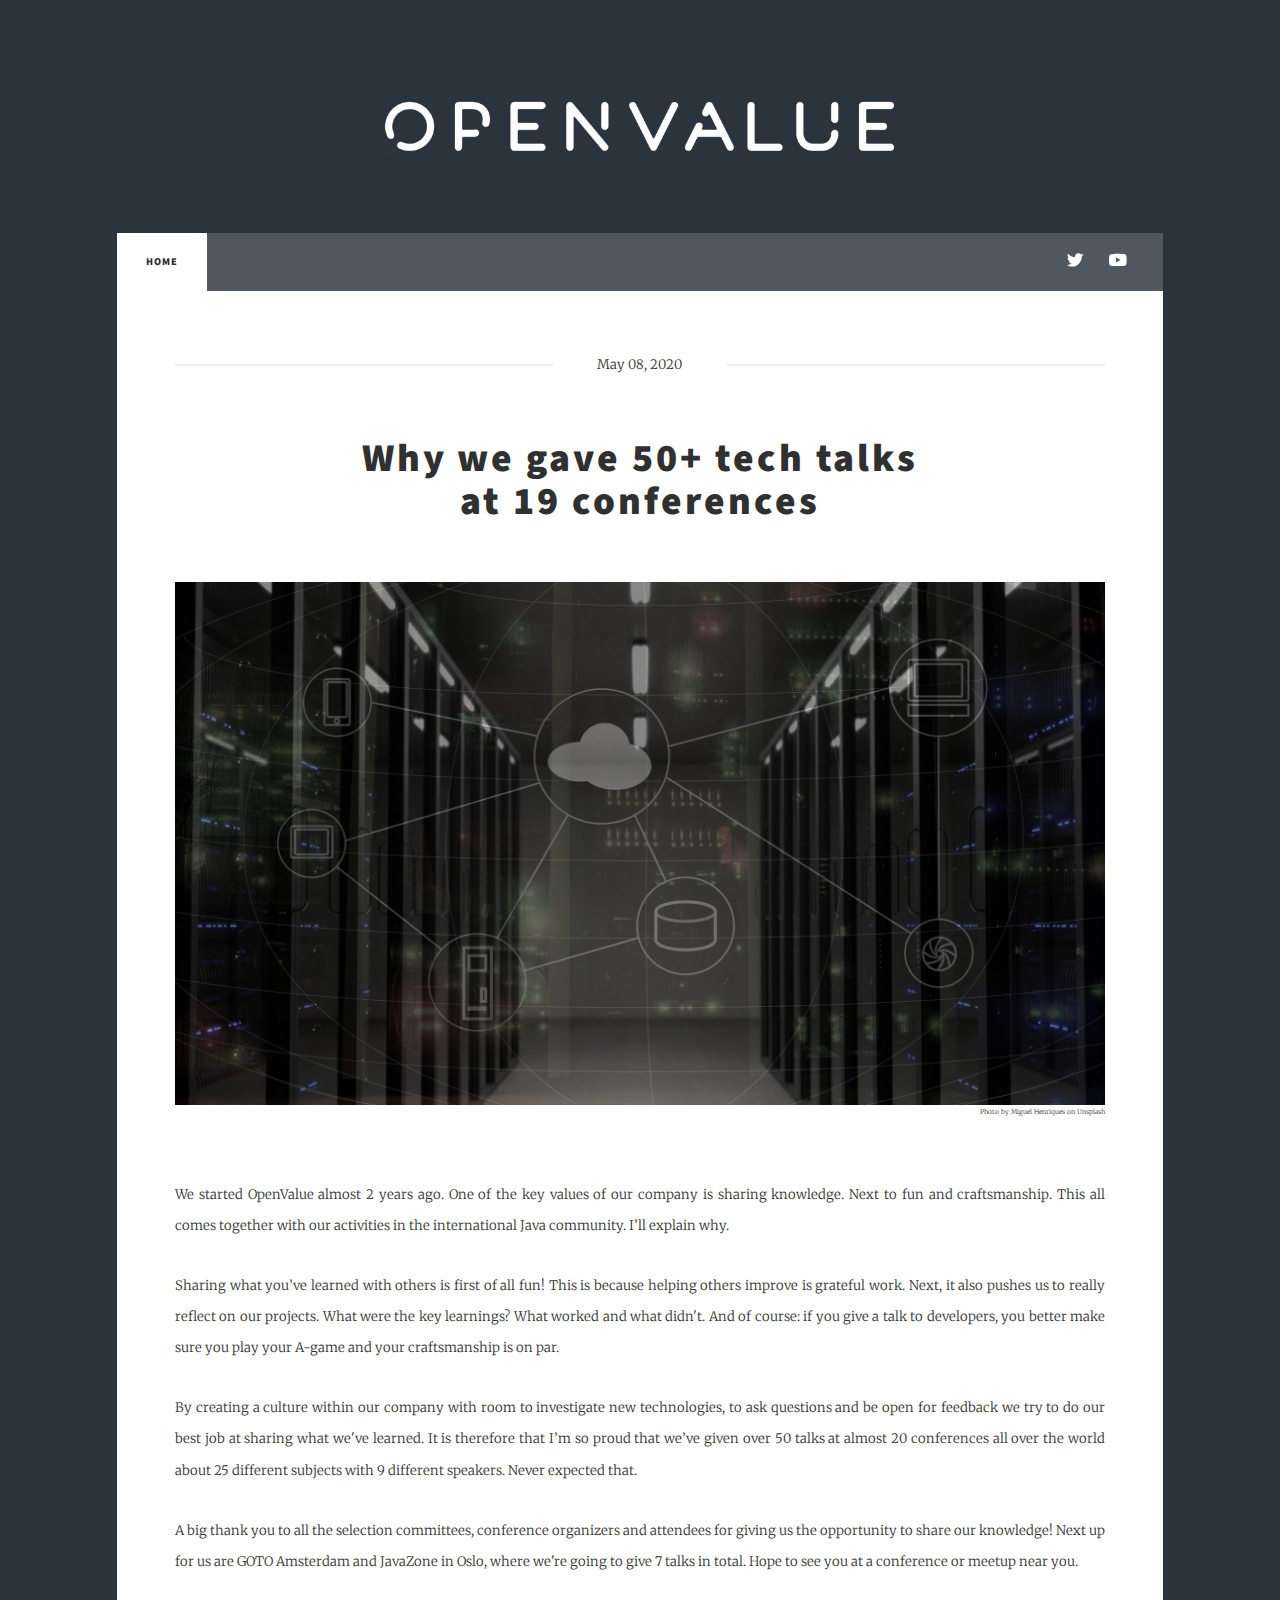
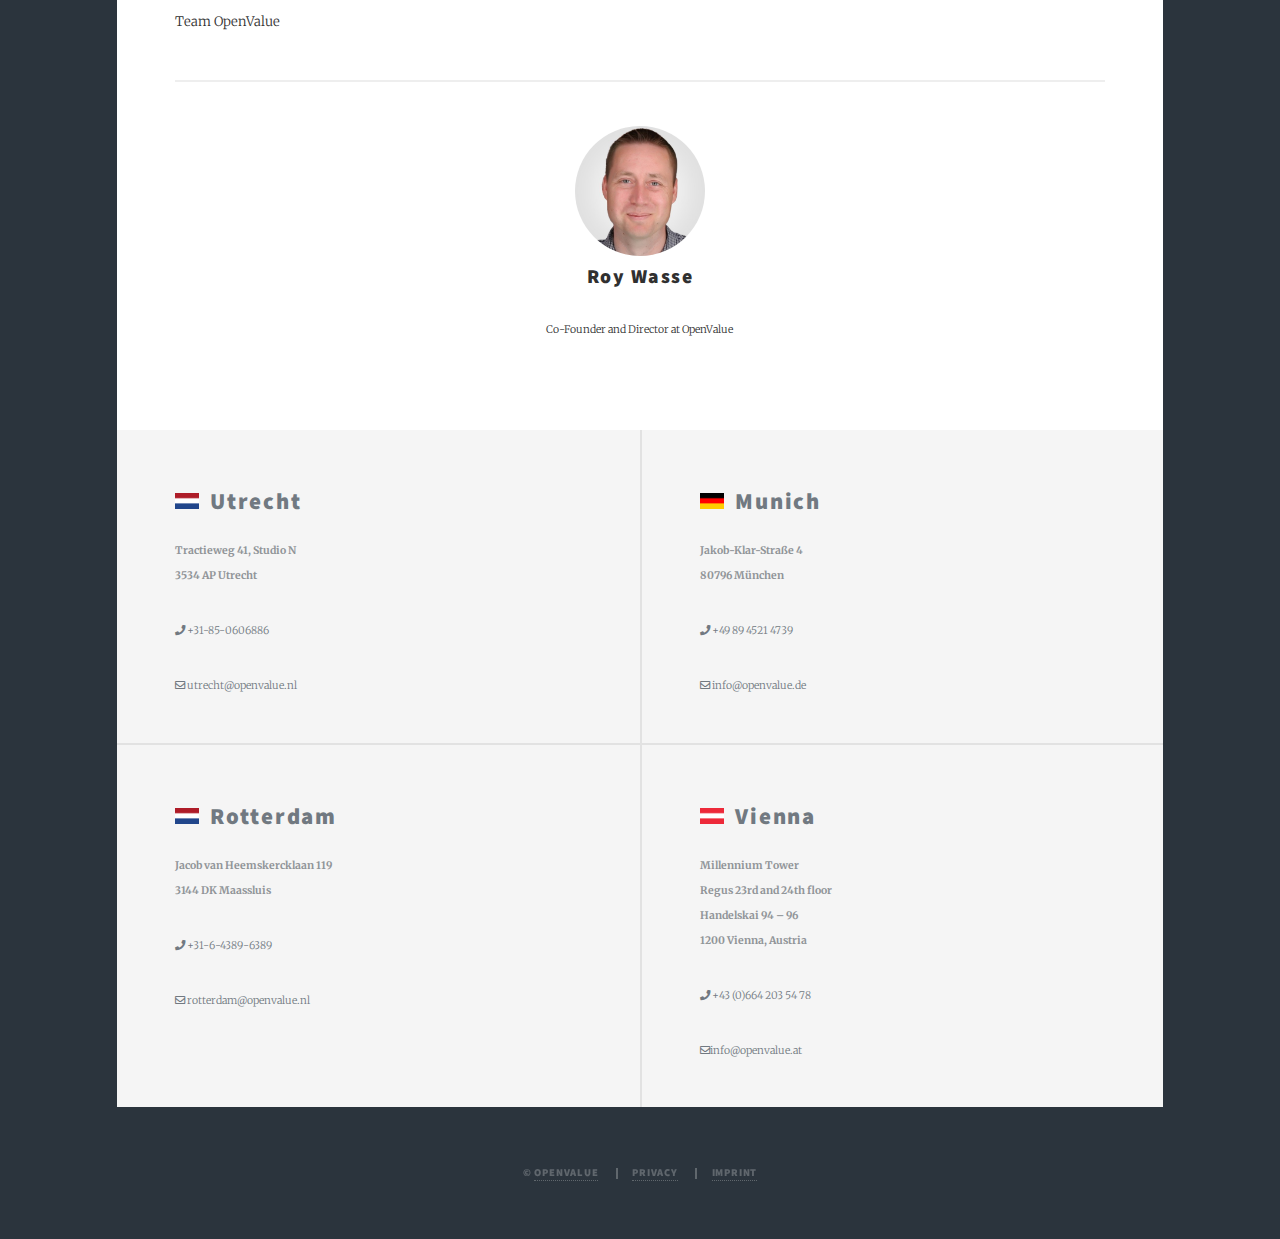
<file: articles/2020/05/50-tech-talks-at-19-conferences.html>
<!DOCTYPE HTML>
<html>

<head>
    <title>OpenValue | Blog</title>
    <meta charset="utf-8">
    <meta name="viewport" content="width=device-width, initial-scale=1, user-scalable=no">
    <link rel="stylesheet" href="../../../assets/css/main.css">
    <noscript>
        <link rel="stylesheet" href="../../../assets/css/noscript.css">
    </noscript>
    <link rel="shortcut icon" type="image/png" href="../../../images/favicon.png">
</head>

<body class="is-preload">
    <!-- Wrapper -->
    <div id="wrapper">
        <!-- Header -->
        <header id="header">
            <div class="inner">
                <div id="header-logo">
                    <img src="../../../images/openvalue-white.png">
                </div>
            </div>
        </header>
        <!-- Nav -->
        <nav id="nav">
            <ul class="links">
                <li class="active">
                    <a href="../../../index.html">Home</a>
                </li>
            </ul>
            <ul class="icons">
                <li>
                    <a href="https://twitter.com/OpenValue" target="_blank" class="icon brands fa-twitter">
                        <span class="label">Twitter</span>
                    </a>
                </li>
                <li>
                    <a href="https://talks.openvalue.tech/" target="_blank" class="icon brands fa-youtube">
                        <span class="label">YouTube</span>
                    </a>
                </li>
            </ul>
        </nav>
        <!-- Main -->
        <div id="main">
            <!-- Post -->
            <section class="post">
                <header class="major">
                    <span class="date">May 08, 2020</span>
                    <h1>
                        Why we gave 50+ tech talks<br />
                        at 19 conferences
                    </h1>
                    <p>

                    </p>
                </header>
                <figure class="image main">
                    <img src="../../../images/pic03.jpg" alt="">
                    <figcaption>
                        Photo by Miguel Henriques on Unsplash
                    </figcaption>
                </figure>
                <p>
                    We started OpenValue almost 2 years ago. One of the key values of our company is sharing knowledge.
                    Next to fun and craftsmanship. This all comes together with our activities in the international Java
                    community. I’ll explain why.
                </p>
                <p>
                    Sharing what you’ve learned with others is first of all fun! This is because helping others improve
                    is grateful work. Next, it also pushes us to really reflect on our projects. What were the key
                    learnings? What worked and what didn't. And of course: if you give a talk to developers, you better
                    make sure you play your A-game and your craftsmanship is on par.
                </p>
                <p>
                    By creating a culture within our company with room to investigate new technologies, to ask questions
                    and be open for feedback we try to do our best job at sharing what we've learned. It is therefore
                    that I’m so proud that we’ve given over 50 talks at almost 20 conferences all over the world about
                    25 different subjects with 9 different speakers. Never expected that.
                </p>
                <p>
                    A big thank you to all the selection committees, conference organizers and attendees for giving us
                    the opportunity to share our knowledge! Next up for us are GOTO Amsterdam and JavaZone in Oslo,
                    where we're going to give 7 talks in total. Hope to see you at a conference or meetup near you.
                </p>
                <p>
                    Team OpenValue
                </p>
                <hr />
                <div class="end-bio">
                    <div>
                        <img src="../../../images/authors/image-rw.jpg">
                    </div>
                    <div>
                        <h1>
                            Roy Wasse
                        </h1>
                        <p>
                            Co-Founder and Director at OpenValue
                        </p>
                    </div>
                </div>
            </section>
        </div>
        <!-- Footer -->
        <footer id="footer">
            <section class="split">
                <section class="alt">
                    <div>
                        <h2>
                            <a href="https://openvalue.nl/">
                                <img src="../../../images/nl.png" class="flag">Utrecht
                            </a>
                        </h2>
                        <p class="bold">
                            Tractieweg 41, Studio N
                            <br />
                            3534 AP Utrecht
                        </p>
                        <p>
                            <a href="tel:+31850606886" class="icon solid fa-phone"> +31-85-0606886</a>
                        </p>
                        <p>
                            <a href="mailto:utrecht@openvalue.nl" class="icon regular fa-envelope">
                                utrecht@openvalue.nl
                            </a>
                        </p>
                    </div>
                </section>
                <section>
                    <div>
                        <h2>
                            <a href="https://openvalue.nl/">
                                <img src="../../../images/nl.png" class="flag">Rotterdam
                            </a>
                        </h2>
                        <p class="bold">
                            Jacob van Heemskercklaan 119
                            <br />
                            3144 DK Maassluis
                        </p>
                        <p>
                            <a href="tel:+31643896389" class="icon solid fa-phone"> +31-6-4389-6389</a>
                        </p>
                        <p>
                            <a href="mailto:rotterdam@openvalue.nl" class="icon regular fa-envelope">
                                rotterdam@openvalue.nl
                            </a>
                        </p>
                    </div>
                </section>
            </section>
            <section class="split">
                <section class="alt">
                    <div>
                        <h2>
                            <a href="https://openvalue.de/">
                                <img src="../../../images/de.png" class="flag">Munich
                            </a>
                        </h2>
                        <p class="bold">
                            Jakob-Klar-Straße 4
                            <br />
                            80796 München
                        </p>
                        <p>
                            <a href="tel:+498945214739" class="icon solid fa-phone"> +49 89 4521 4739</a>
                        </p>
                        <p>
                            <a href="mailto:info@openvalue.de" class="icon regular fa-envelope">
                                info@openvalue.de
                            </a>
                        </p>
                    </div>
                </section>
                <section class="alt">
                    <div>
                        <h2>
                            <a href="https://openvalue.at/">
                                <img src="../../../images/at.png" class="flag">Vienna
                            </a>
                        </h2>
                        <p class="bold">
                            Millennium Tower
                            <br />
                            Regus 23rd and 24th floor
                            <br />
                            Handelskai 94 – 96
                            <br />
                            1200 Vienna, Austria
                        </p>
                        <p>
                            <a href="tel:+436642035478" class="icon solid fa-phone"> +43 (0)664 203 54 78</a>
                        </p>
                        <p>
                            <a href="mailto:info@openvalue.at" class="icon regular fa-envelope">info@openvalue.at</a>
                        </p>
                    </div>
                </section>
            </section>
        </footer>
        <!-- Copyright -->
        <div id="copyright">
            <ul>
                <li>&copy; <a href="https://www.openvalue.group/" target="_blank">OpenValue</a></li>
                <li>
                    <a href="../../../privacy.html" target="_blank">Privacy</a>
                </li>
                <li>
                    <a href="../../../imprint.html" target="_blank">Imprint</a>
                </li>
            </ul>
        </div>
    </div>
    <!-- Scripts -->
    <script src="../../../assets/js/jquery.min.js"></script>
    <script src="../../../assets/js/jquery.scrollex.min.js"></script>
    <script src="../../../assets/js/jquery.scrolly.min.js"></script>
    <script src="../../../assets/js/browser.min.js"></script>
    <script src="../../../assets/js/breakpoints.min.js"></script>
    <script src="../../../assets/js/util.js"></script>
    <script src="../../../assets/js/main.js"></script>
</body>

</html>
</file>
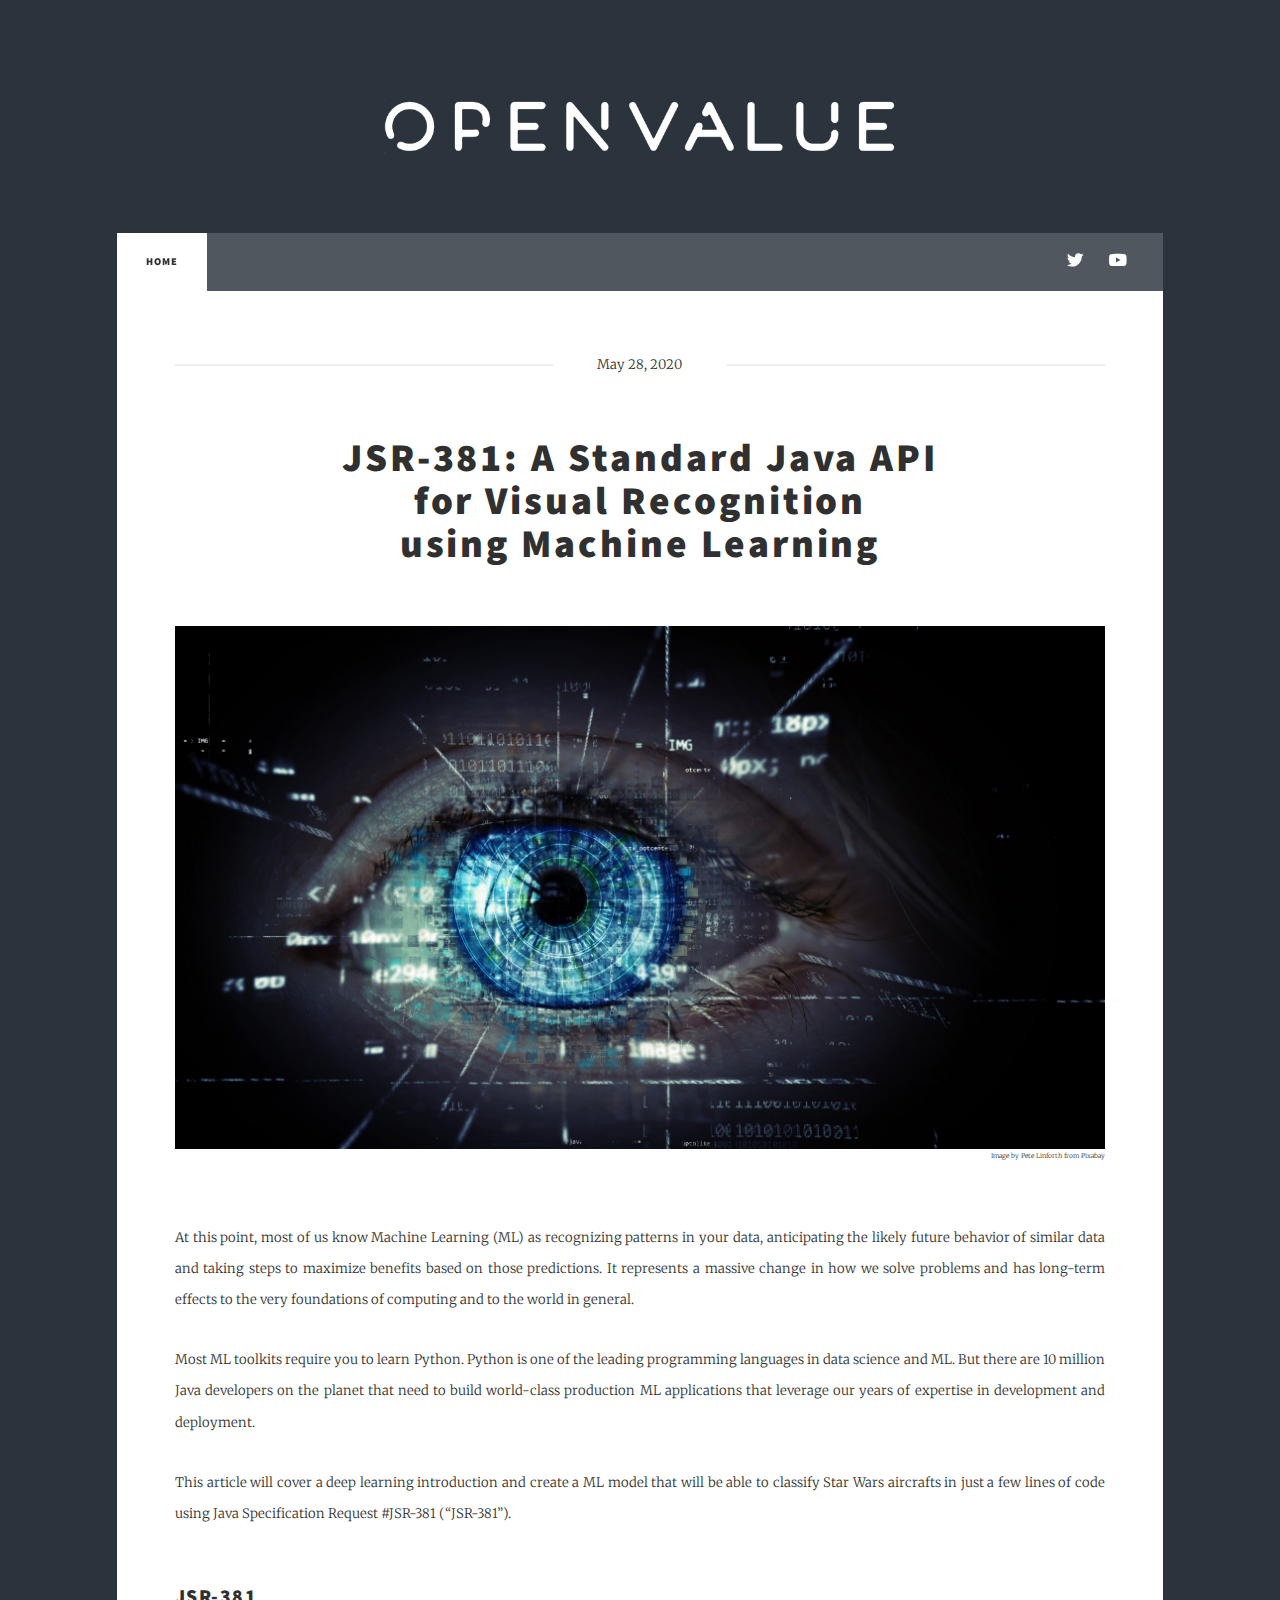
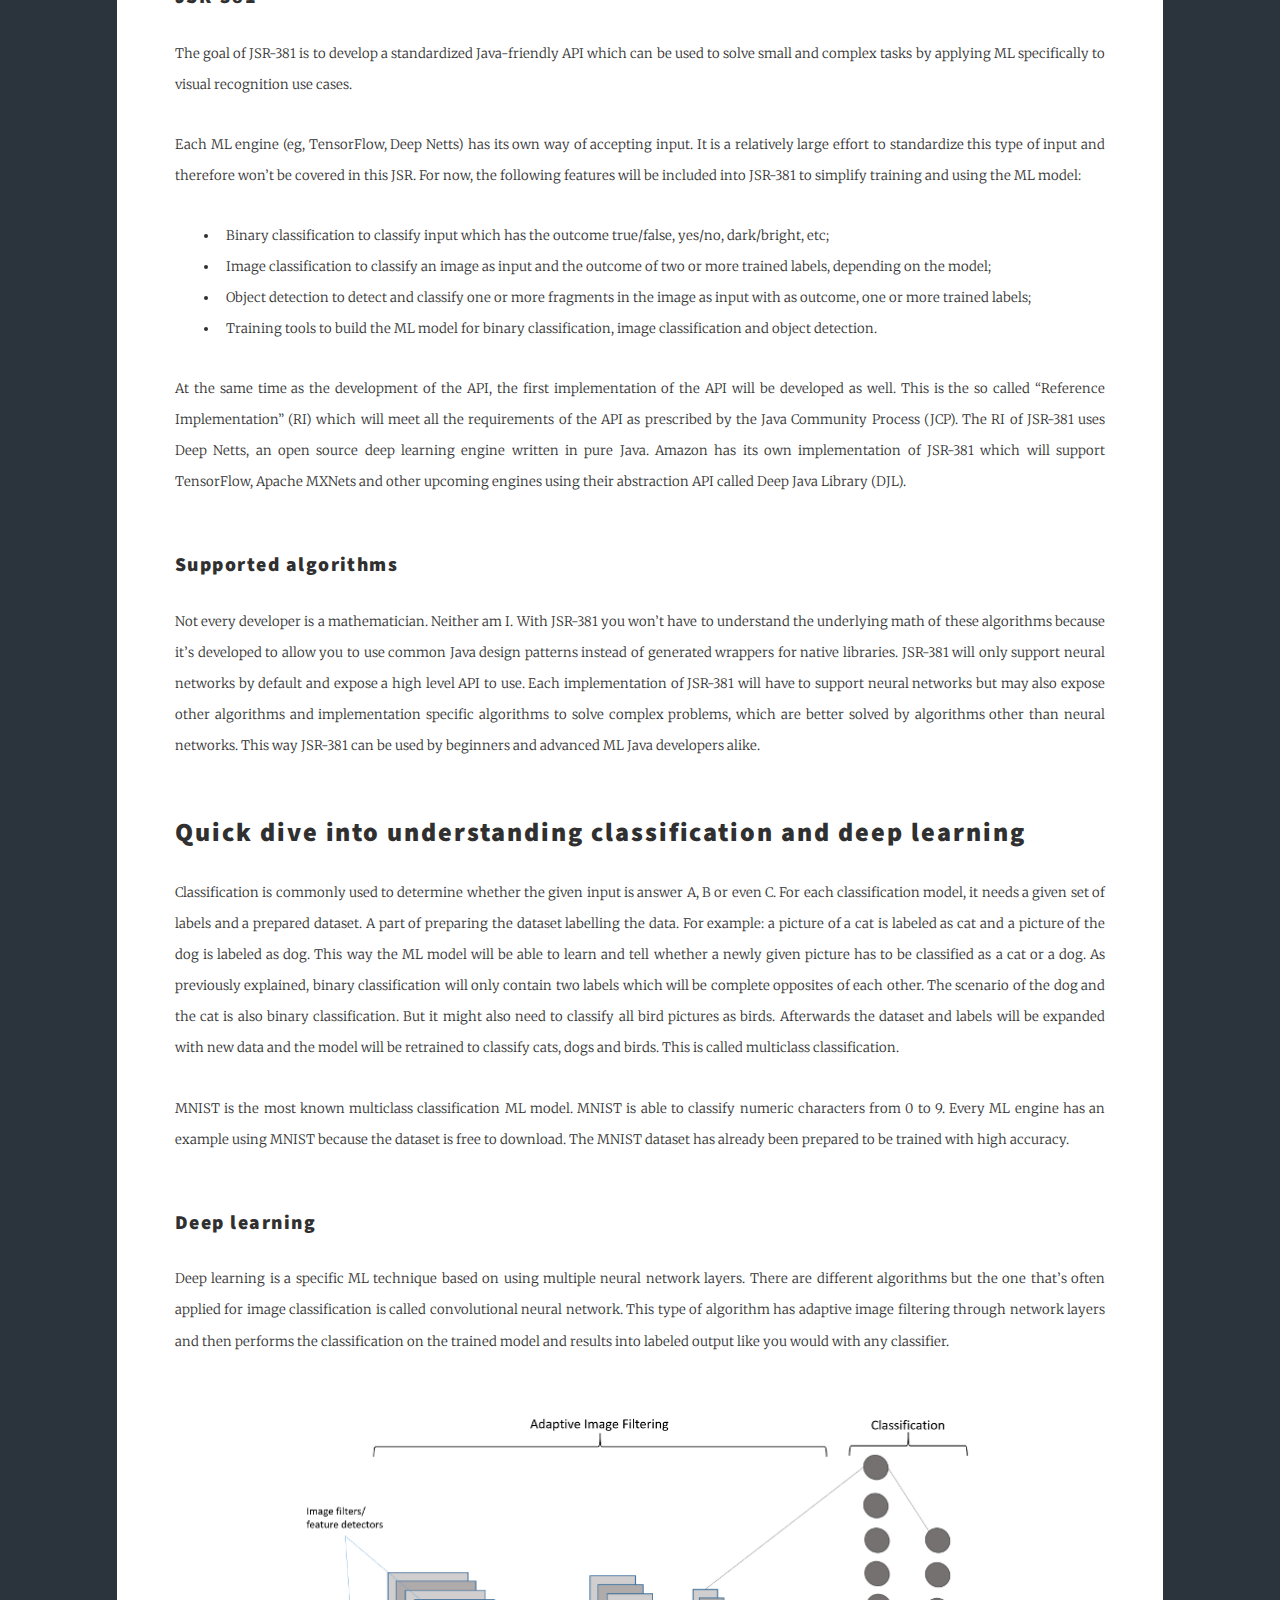
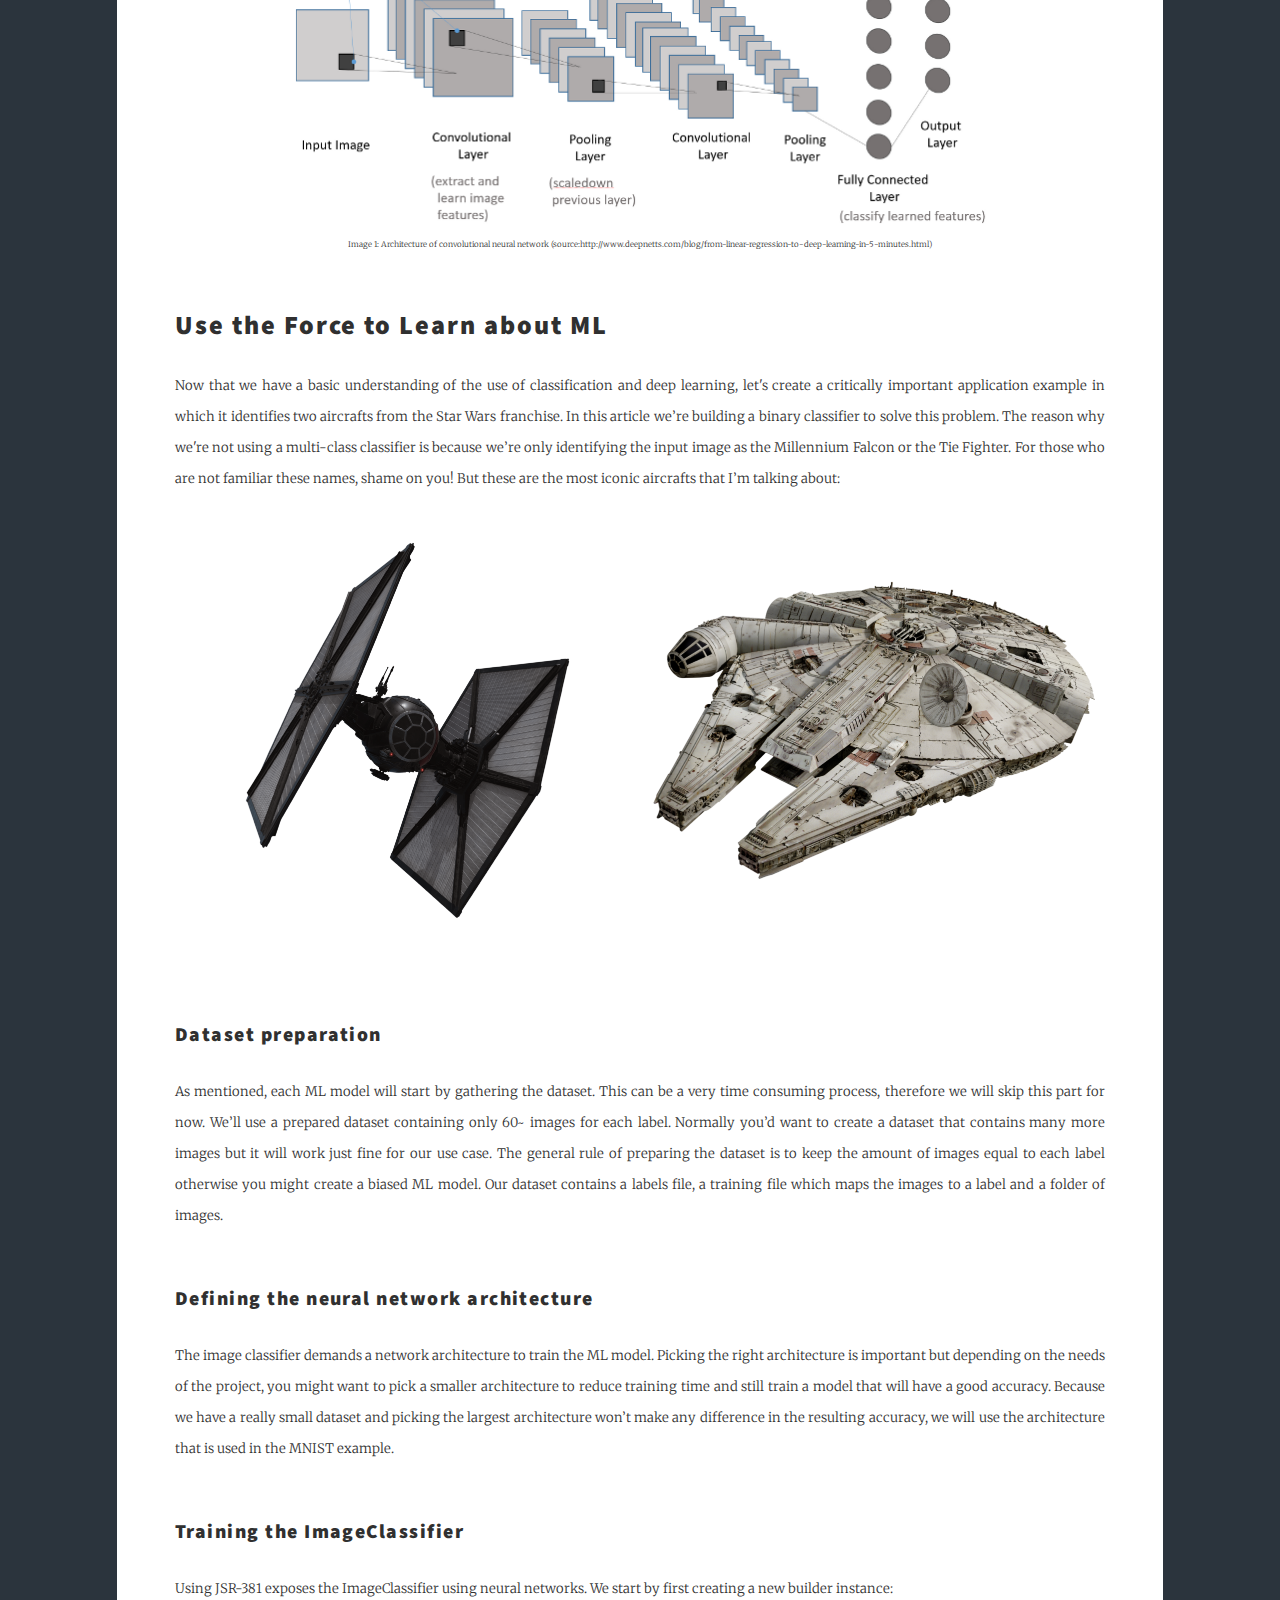
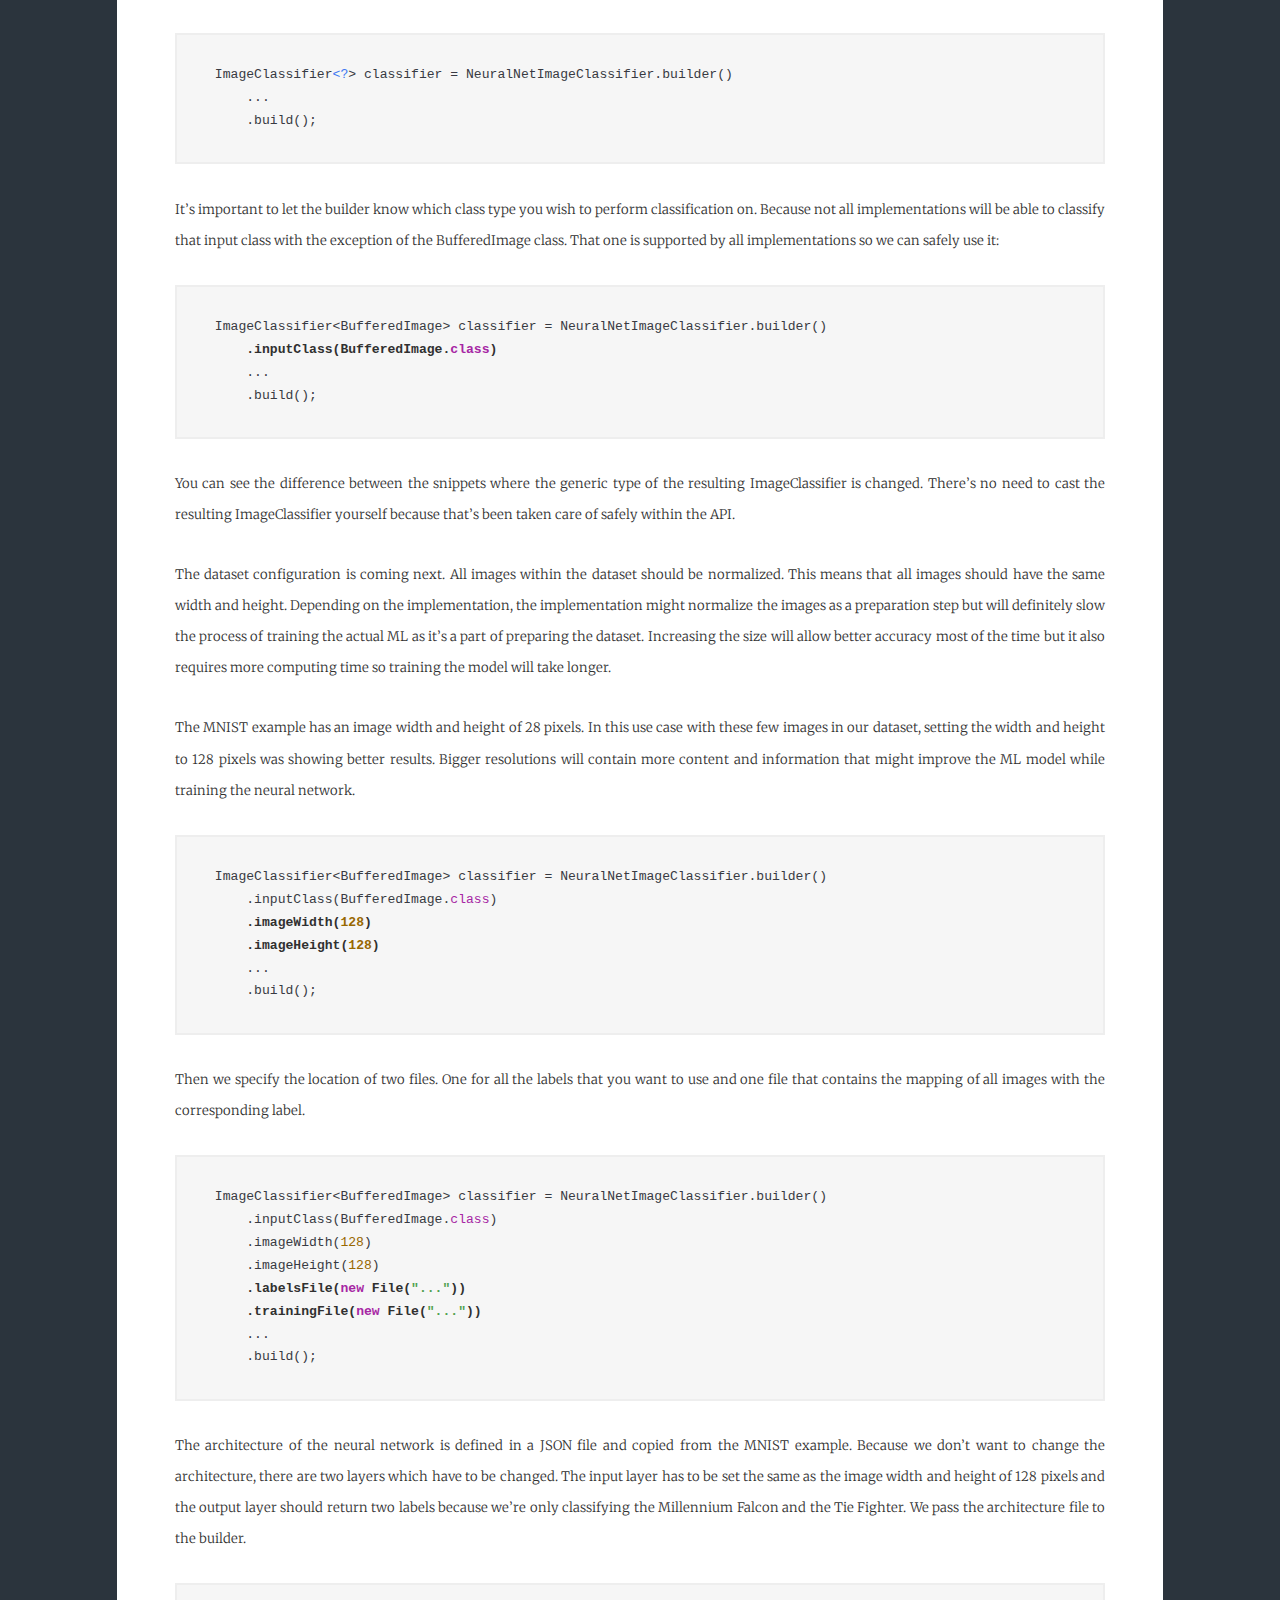
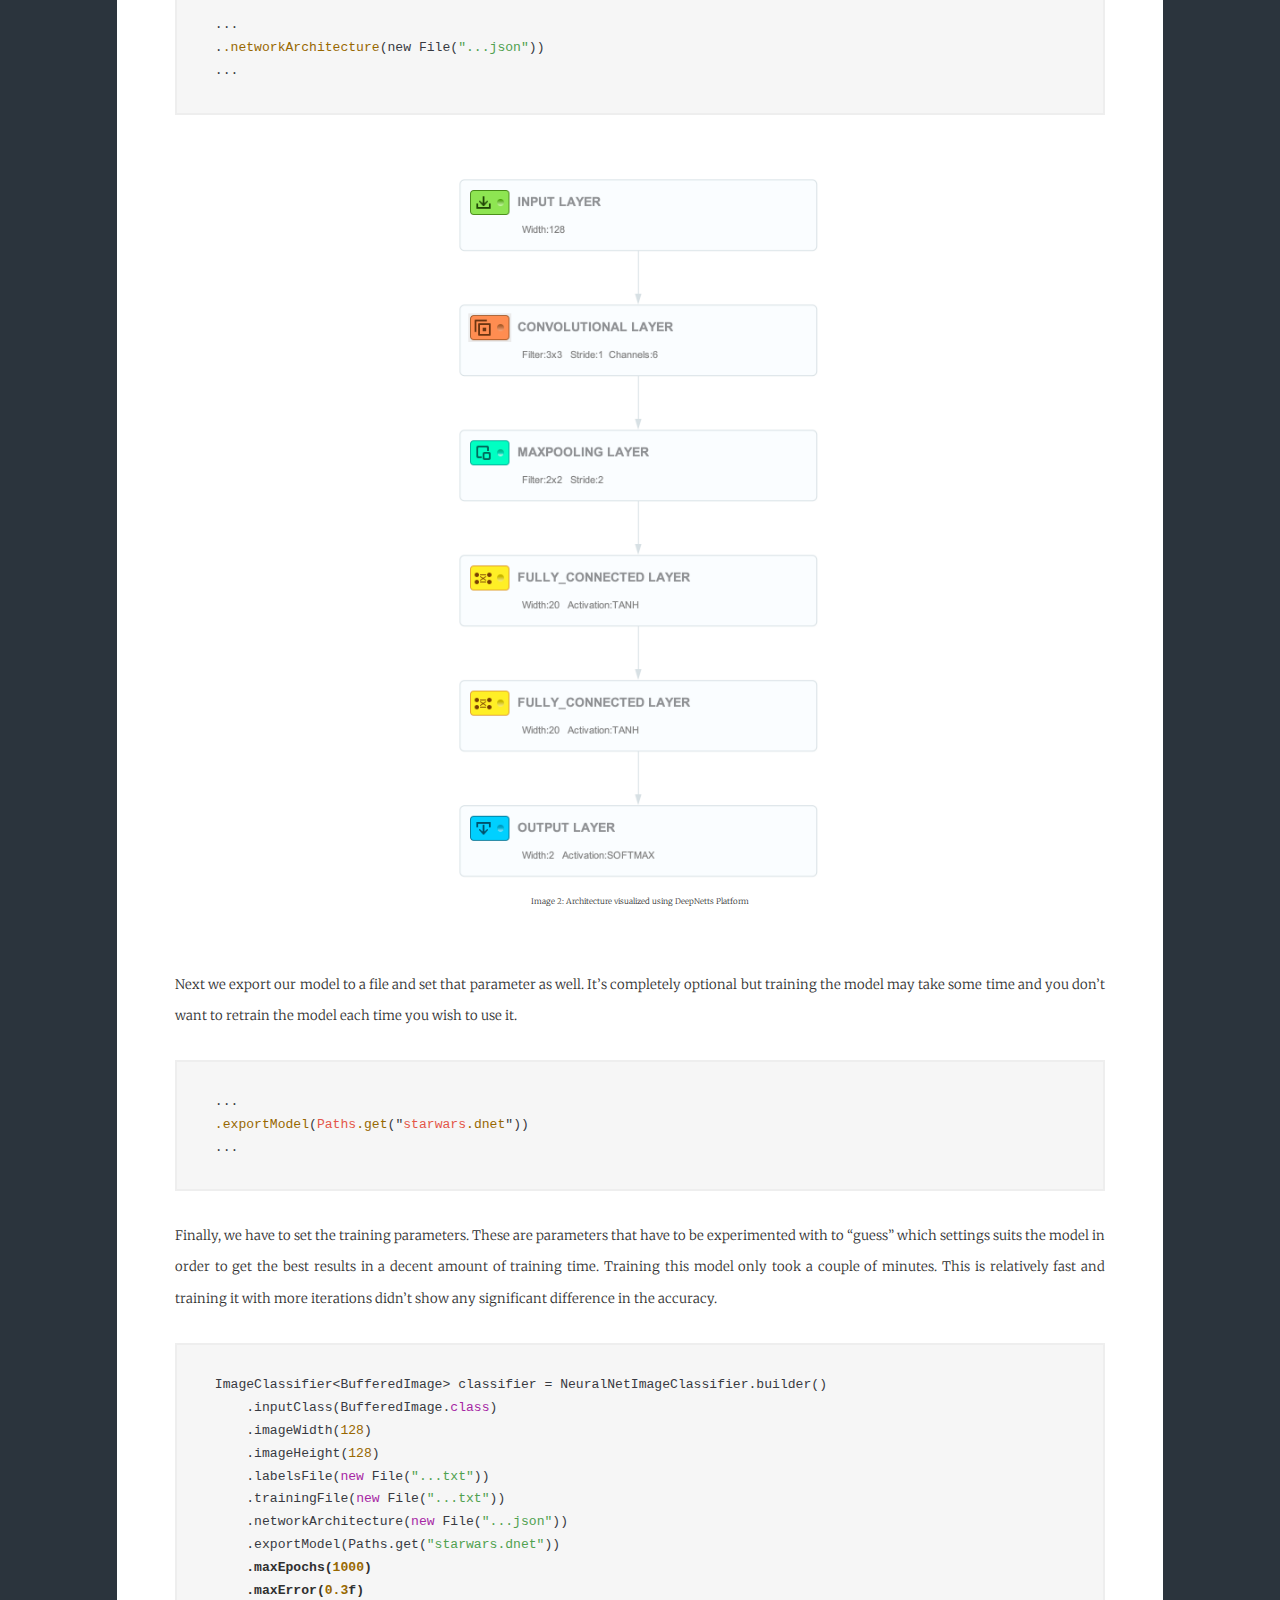
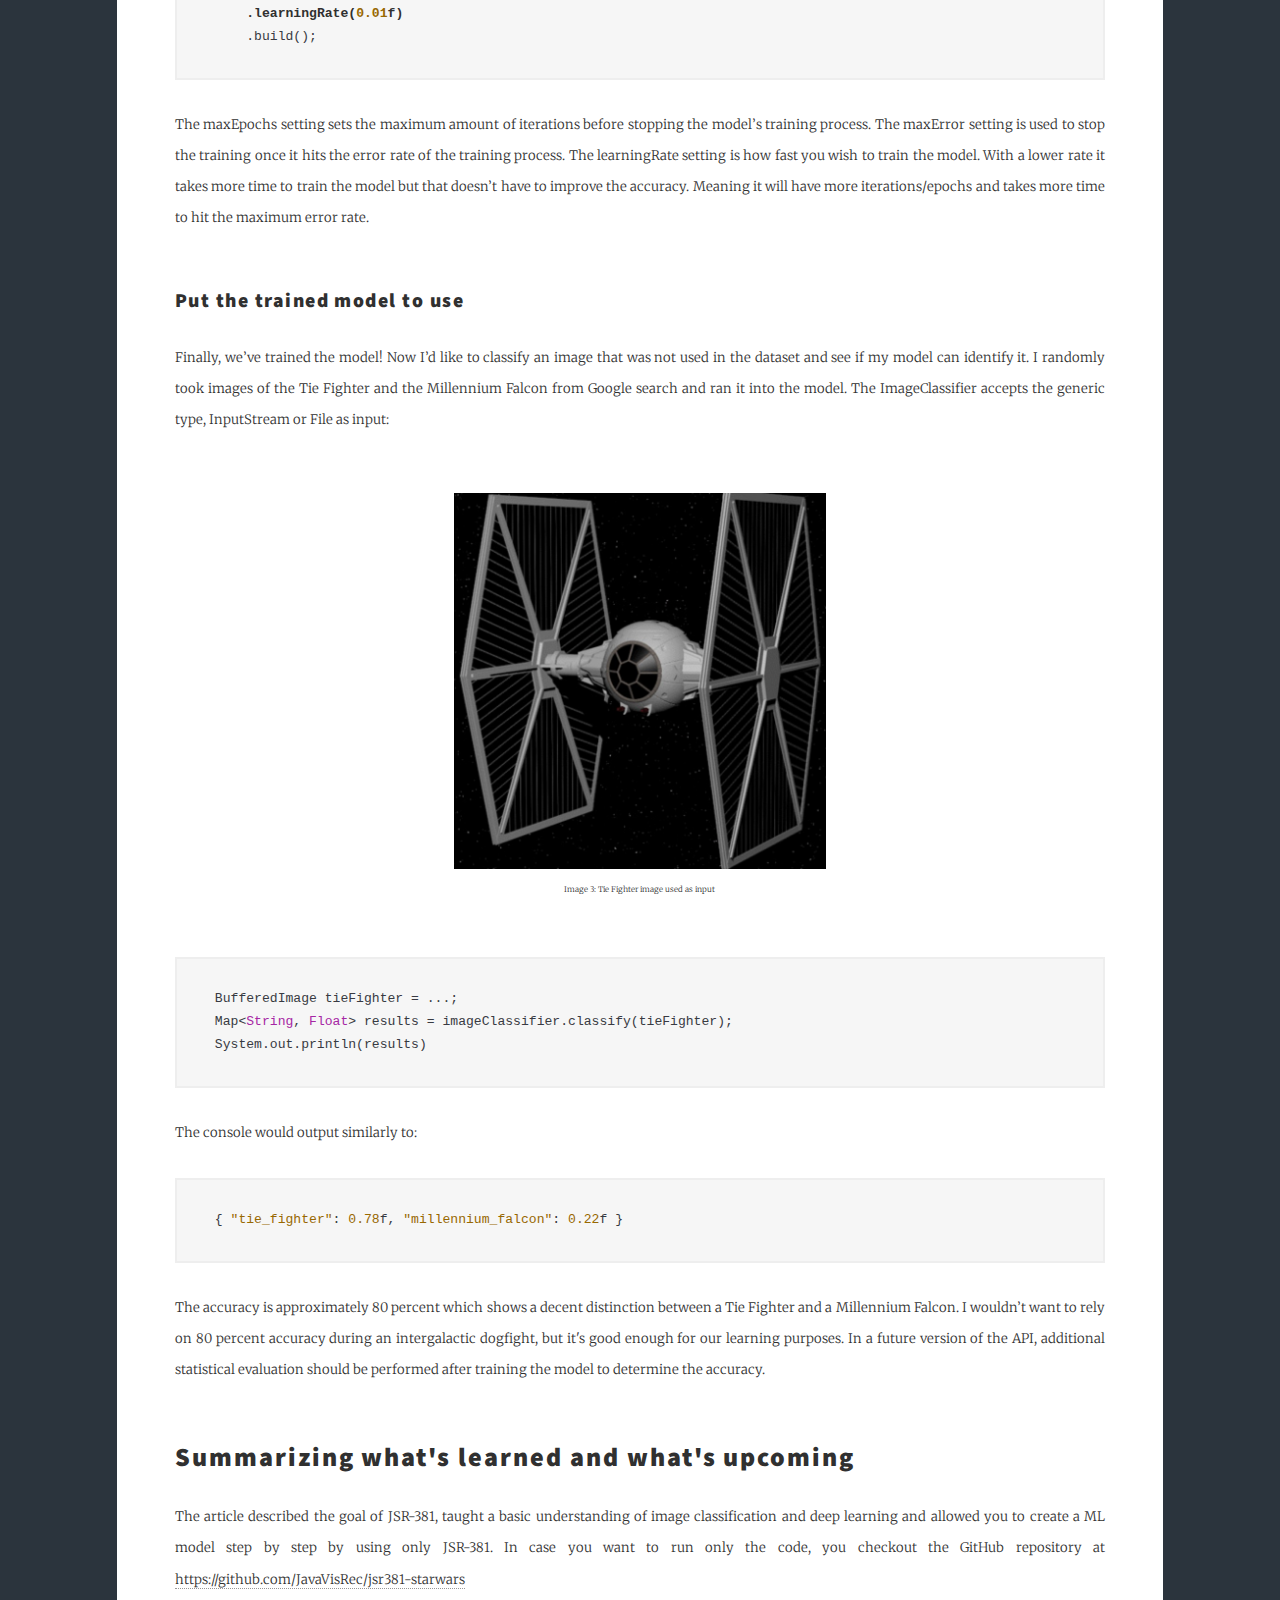
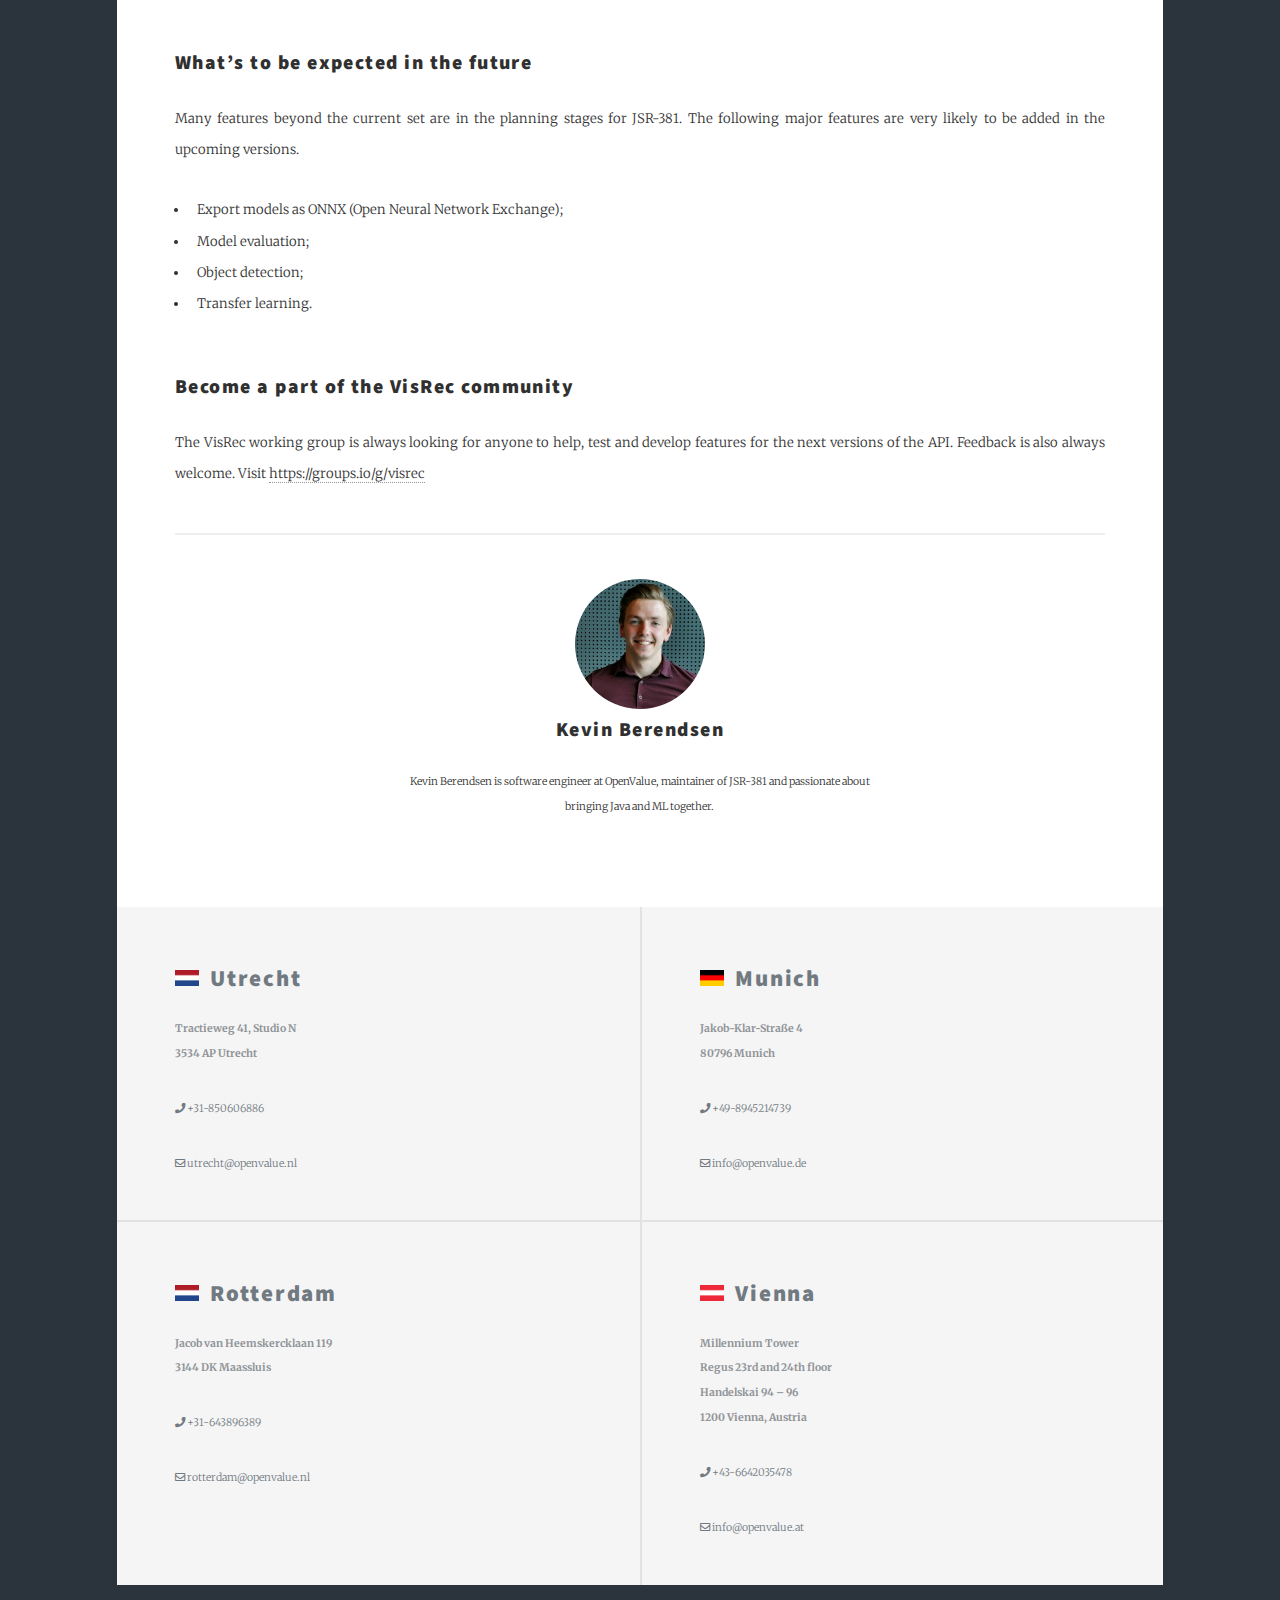
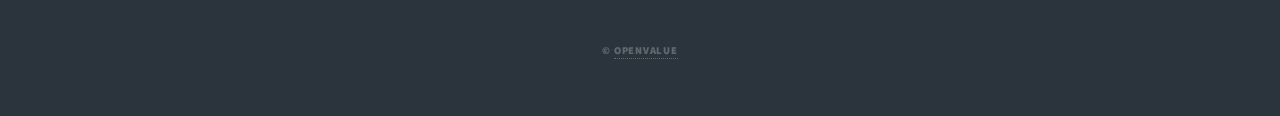
<file: articles/2020/05/jsr-381-visual-recognition.html>
<!DOCTYPE HTML>

<html>

<head>
    <title>OpenValue | Blog</title>
    <meta charset="utf-8">
    <meta name="viewport" content="width=device-width, initial-scale=1, user-scalable=no">
    <link rel="stylesheet" href="../../../assets/css/main.css">
    <noscript>
        <link rel="stylesheet" href="../../../assets/css/noscript.css">
    </noscript>
    <link rel="stylesheet" href="../../../assets/css/atom-one-light.css">
    <link rel="shortcut icon" type="image/png" href="../../../images/favicon.png">
</head>

<body class="is-preload">

    <!-- Wrapper -->
    <div id="wrapper">
        
        <!-- Header -->
        <header id="header">
            <div class="inner">
                <div id="header-logo">
                    <img src="../../../images/openvalue-white.png">
                </div>
            </div>
        </header>

        <!-- Nav -->
        <nav id="nav">
            <ul class="links">
                <li class="active">
                    <a href="../../../index.html">Home</a>
                </li>
            </ul>
            <ul class="icons">
                <li>
                    <a href="https://twitter.com/OpenValue" target="_blank" class="icon brands fa-twitter">
                        <span class="label">Twitter</span></a>
                </li>
                <li>
                    <a href="https://talks.openvalue.tech/" target="_blank" class="icon brands fa-youtube">
                        <span class="label">YouTube</span></a>
                </li>
            </ul>
        </nav>

        <!-- Main -->
        <div id="main">

            <!-- Post -->
            <section class="post">
                <header class="major">
                    <span class="date">May 28, 2020</span>
                    <h1>
                        JSR-381: A Standard Java API<br />
                        for Visual Recognition<br />
                        using Machine Learning
                    </h1>
                </header>
                <figure class="image main">
                    <img src="../../../images/pic02.jpg" alt="">
                    <figcaption>Image by Pete Linforth from Pixabay</figcaption>
                </figure>
                <p>
                    At this point, most of us know Machine Learning (ML) as recognizing patterns in your data,
                    anticipating the likely future behavior of similar data and taking steps to maximize benefits
                    based on those predictions. It represents a massive change in how we solve problems and has
                    long-term effects to the very foundations of computing and to the world in general.
                </p>
                <p>
                    Most ML toolkits require you to learn Python. Python is one of the leading programming languages in
                    data science and ML. But there are 10 million Java developers on the planet that need to build
                    world-class production ML applications that leverage our years of expertise in development and
                    deployment.
                </p>
                <p>
                    This article will cover a deep learning introduction and create a ML model that will be able to
                    classify Star Wars aircrafts in just a few lines of code using Java Specification Request #JSR-381
                    (“JSR-381”).
                </p>
                <h4>
                    JSR-381
                </h4>
                <p>
                    The goal of JSR-381 is to develop a standardized Java-friendly API which can be used to solve small
                    and complex tasks by applying ML specifically to visual recognition use cases.
                </p>
                <p>
                    Each ML engine (eg, TensorFlow, Deep Netts) has its own way of accepting input. It is a relatively
                    large effort to standardize this type of input and therefore won’t be covered in this JSR. For now,
                    the following features will be included into JSR-381 to simplify training and using the ML model:
                </p>
                <ul class="ul-text">
                    <li>
                        Binary classification to classify input which has the outcome true/false, yes/no, dark/bright,
                        etc;
                    </li>
                    <li>
                        Image classification to classify an image as input and the outcome of two or more trained
                        labels, depending on the model;
                    </li>
                    <li>
                        Object detection to detect and classify one or more fragments in the image as input with as
                        outcome, one or more trained labels;
                    </li>
                    <li>
                        Training tools to build the ML model for binary classification, image classification and object
                        detection.
                    </li>
                </ul>
                <p>
                    At the same time as the development of the API, the first implementation of the API will be
                    developed
                    as well. This is the so called “Reference Implementation” (RI) which will meet all the requirements
                    of the API as prescribed by the Java Community Process (JCP). The RI of JSR-381 uses Deep Netts, an
                    open source deep learning engine written in pure Java. Amazon has its own implementation of JSR-381
                    which will support TensorFlow, Apache MXNets and other upcoming engines using their abstraction API
                    called Deep Java Library (DJL).
                </p>
                <h4>
                    Supported algorithms
                </h4>
                <p>
                    Not every developer is a mathematician. Neither am I. With JSR-381 you won’t have to understand the
                    underlying math of these algorithms because it’s developed to allow you to use common Java design
                    patterns instead of generated wrappers for native libraries. JSR-381 will only support neural
                    networks by default and expose a high level API to use. Each implementation of JSR-381 will have to
                    support neural networks but may also expose other algorithms and implementation specific algorithms
                    to solve complex problems, which are better solved by algorithms other than neural networks. This
                    way JSR-381 can be used by beginners and advanced ML Java developers alike.
                </p>
                <h3>
                    Quick dive into understanding classification and deep learning
                </h3>
                <p>
                    Classification is commonly used to determine whether the given input is answer A, B or even C. For
                    each classification model, it needs a given set of labels and a prepared dataset. A part of
                    preparing the dataset labelling the data. For example: a picture of a cat is labeled as cat and a
                    picture of the dog is labeled as dog. This way the ML model will be able to learn and tell whether a
                    newly given picture has to be classified as a cat or a dog. As previously explained, binary
                    classification will only contain two labels which will be complete opposites of each other. The
                    scenario of the dog and the cat is also binary classification. But it might also need to classify
                    all bird pictures as birds. Afterwards the dataset and labels will be expanded with new data and the
                    model will be retrained to classify cats, dogs and birds. This is called multiclass classification.
                </p>
                <p>
                    MNIST is the most known multiclass classification ML model. MNIST is able to classify numeric
                    characters from 0 to 9. Every ML engine has an example using MNIST because the dataset is free to
                    download. The MNIST dataset has already been prepared to be trained with high accuracy.
                </p>
                <h4>
                    Deep learning
                </h4>
                <p>
                    Deep learning is a specific ML technique based on using multiple neural network layers. There are
                    different algorithms but the one that’s often applied for image classification is called
                    convolutional neural network. This type of algorithm has adaptive image filtering through network
                    layers and then performs the classification on the trained model and results into labeled output
                    like you would with any classifier.
                </p>
                <figure class="caption">
                    <img class="image75" src="../../../images/article-images/jsr-381-visual-recognition/image1.png">
                    <figcaption>Image 1: Architecture of convolutional neural network
                        (source:http://www.deepnetts.com/blog/from-linear-regression-to-deep-learning-in-5-minutes.html)
                    </figcaption>
                </figure>
                <h3>
                    Use the Force to Learn about ML
                </h3>
                <p>
                    Now that we have a basic understanding of the use of classification and deep learning, let's create a
                    critically important application example in which it identifies two aircrafts from the Star Wars
                    franchise. In this article we’re building a binary classifier to solve this problem. The reason why
                    we're not using a multi-class classifier is because we’re only identifying the input image as the
                    Millennium Falcon or the Tie Fighter. For those who are not familiar these names, shame on you! But
                    these are the most iconic aircrafts that I’m talking about:
                </p>
                <div class="clearfix">
                    <img class="left" src="../../../images/article-images/jsr-381-visual-recognition/image4.png">
                    <img class="left" src="../../../images/article-images/jsr-381-visual-recognition/image5.png">
                </div>
                <!--<div class="clearfix">
                    <p class="left">
                        Tie Fighter
                    </p>
                    <p class="left">
                        Millennium Falcon
                    </p>
                </div>-->
                <h4>
                    Dataset preparation
                </h4>
                <p>
                    As mentioned, each ML model will start by gathering the dataset. This can be a very time consuming
                    process, therefore we will skip this part for now. We’ll use a prepared dataset containing only 60~
                    images for each label. Normally you’d want to create a dataset that contains many more images but it
                    will work just fine for our use case. The general rule of preparing the dataset is to keep the
                    amount of images equal to each label otherwise you might create a biased ML model. Our dataset
                    contains a labels file, a training file which maps the images to a label and a folder of images.
                </p>
                <h4>
                    Defining the neural network architecture
                </h4>
                <p>
                    The image classifier demands a network architecture to train the ML model. Picking the right
                    architecture is important but depending on the needs of the project, you might want to pick a
                    smaller architecture to reduce training time and still train a model that will have a good accuracy.
                    Because we have a really small dataset and picking the largest architecture won’t make any
                    difference in the resulting accuracy, we will use the architecture that is used in the MNIST
                    example.
                </p>
                <h4>
                    Training the ImageClassifier
                </h4>
                <p>
                    Using JSR-381 exposes the ImageClassifier using neural networks. We start by first creating a new
                    builder instance:
                </p>
                <pre><code>
    ImageClassifier&lt;?&gt; classifier = NeuralNetImageClassifier.builder()
        ...
        .build();
                </code></pre>
                <p>
                    It’s important to let the builder know which class type you wish to perform classification on.
                    Because
                    not all implementations will be able to classify that input class with the exception of the
                    BufferedImage class. That one is supported by all implementations so we can safely use it:
                </p>
                <pre><code>
    ImageClassifier&lt;BufferedImage&gt; classifier = NeuralNetImageClassifier.builder()
        <b>.inputClass(BufferedImage.class)</b>
        ...
        .build();
                </code></pre>
                <p>
                    You can see the difference between the snippets where the generic type of the resulting
                    ImageClassifier is changed. There’s no need to cast the resulting ImageClassifier yourself because
                    that’s been taken care of safely within the API.
                </p>

                <p>
                    The dataset configuration is coming next. All images within the dataset should be normalized. This
                    means that all images should have the same width and height. Depending on the implementation, the
                    implementation might normalize the images as a preparation step but will definitely slow the process
                    of training the actual ML as it’s a part of preparing the dataset. Increasing the size will allow
                    better accuracy most of the time but it also requires more computing time so training the model will
                    take longer.
                </p>

                <p> 
                    The MNIST example has an image width and height of 28 pixels. In this use case with these few images
                    in our dataset, setting the width and height to 128 pixels was showing better results. Bigger
                    resolutions will contain more content and information that might improve the ML model while training
                    the neural network.
                </p>
                <pre><code>
    ImageClassifier&lt;BufferedImage&gt; classifier = NeuralNetImageClassifier.builder()
        .inputClass(BufferedImage.class)
        <b>.imageWidth(128)</b>
        <b>.imageHeight(128)</b>
        ...
        .build();
                </code></pre>
                <p>
                    Then we specify the location of two files. One for all the labels that you want to use and one file
                    that contains the mapping of all images with the corresponding label.
                </p>
                <pre><code>
    ImageClassifier&lt;BufferedImage&gt; classifier = NeuralNetImageClassifier.builder()
        .inputClass(BufferedImage.class)
        .imageWidth(128)
        .imageHeight(128)
        <b>.labelsFile(new File("..."))</b>
        <b>.trainingFile(new File("..."))</b>
        ...
        .build();
                </code></pre>
                <p>
                    The architecture of the neural network is defined in a JSON file and copied from the MNIST example.
                    Because we don’t want to change the architecture, there are two layers which have to be changed. The
                    input layer has to be set the same as the image width and height of 128 pixels and the output layer
                    should return two labels because we’re only classifying the Millennium Falcon and the Tie Fighter.
                    We pass the architecture file to the builder.
                </p>
                <pre><code>
    ...
    ..networkArchitecture(new File("...json"))
    ...
                </code></pre>
                <figure class="caption">
                    <img class="image40" src="../../../images/article-images/jsr-381-visual-recognition/image2.png">
                    <figcaption>Image 2: Architecture visualized using DeepNetts Platform</figcaption>
                </figure>
                <p>
                    Next we export our model to a file and set that parameter as well. It’s completely optional but
                    training the model may take some time and you don’t want to retrain the model each time you wish to
                    use it.
                </p>
                <pre><code>
    ...
    .exportModel(Paths.get("starwars.dnet"))
    ...
                </code></pre>
                <p>
                    Finally, we have to set the training parameters. These are parameters that have to be experimented
                    with to “guess” which settings suits the model in order to get the best results in a decent amount
                    of training time. Training this model only took a couple of minutes. This is relatively fast and
                    training it with more iterations didn’t show any significant difference in the accuracy.
                </p>
                <pre><code>
    ImageClassifier&lt;BufferedImage&gt; classifier = NeuralNetImageClassifier.builder()
        .inputClass(BufferedImage.class)
        .imageWidth(128)
        .imageHeight(128)
        .labelsFile(new File("...txt"))
        .trainingFile(new File("...txt"))
        .networkArchitecture(new File("...json"))
        .exportModel(Paths.get("starwars.dnet"))
        <b>.maxEpochs(1000)</b>
        <b>.maxError(0.3f)</b>
        <b>.learningRate(0.01f)</b>
        .build();
                </code></pre>
                <p>
                    The maxEpochs setting sets the maximum amount of iterations before stopping the model’s training
                    process. The maxError setting is used to stop the training once it hits the error rate of the
                    training process. The learningRate setting is how fast you wish to train the model. With a lower
                    rate it takes more time to train the model but that doesn’t have to improve the accuracy. Meaning it
                    will have more iterations/epochs and takes more time to hit the maximum error rate.
                </p>
                <h4>
                    Put the trained model to use
                </h4>
                <p>
                    Finally, we’ve trained the model! Now I’d like to classify an image that was not used in the dataset
                    and see if my model can identify it. I randomly took images of the Tie Fighter and the Millennium
                    Falcon from Google search and ran it into the model. The ImageClassifier accepts the generic type,
                    InputStream or File as input:
                </p>
                <figure class="caption">
                    <img class="image40" src="../../../images/article-images/jsr-381-visual-recognition/image3.png">
                    <figcaption>Image 3: Tie Fighter image used as input</figcaption>
                </figure>
                <pre><code>
    BufferedImage tieFighter = ...;
    Map&lt;String, Float&gt; results = imageClassifier.classify(tieFighter);
    System.out.println(results)
                </code></pre>
                <p>
                    The console would output similarly to:
                </p>
                <pre><code>
    { "tie_fighter": 0.78f, "millennium_falcon": 0.22f }
                </code></pre>
                <p>
                    The accuracy is approximately 80 percent which shows a decent distinction between a Tie Fighter and
                    a Millennium Falcon. I wouldn’t want to rely on 80 percent accuracy during an intergalactic
                    dogfight, but it's good enough for our learning purposes. In a future version of the API, additional
                    statistical evaluation should be performed after training the model to determine the accuracy.
                </p>
                <h3>
                    Summarizing what's learned and what's upcoming
                </h3>
                <p>
                    The article described the goal of JSR-381, taught a basic understanding of image classification and
                    deep learning and allowed you to create a ML model step by step by using only JSR-381. In case you
                    want to run only the code, you checkout the GitHub repository at
                    <a href="https://github.com/JavaVisRec/jsr381-starwars">https://github.com/JavaVisRec/jsr381-starwars</a>
                </p>
                <h4>
                    What’s to be expected in the future
                </h4>
                <p>
                    Many features beyond the current set are in the planning stages for JSR-381. The following major
                    features are very likely to be added in the upcoming versions.
                </p>
                <ul>
                    <li>Export models as ONNX (Open Neural Network Exchange);</li>
                    <li>Model evaluation;</li>
                    <li>Object detection;</li>
                    <li>Transfer learning.</li>
                </ul>
                <h4>
                    Become a part of the VisRec community
                </h4>
                <p>
                    The VisRec working group is always looking for anyone to help, test and develop features for the
                    next versions of the API. Feedback is also always welcome. Visit
                    <a href="https://groups.io/g/visrec">https://groups.io/g/visrec</a>
                </p>
                <hr />
                <div class="clearfix end-bio">
                    <img src="../../../images/authors/image-kb.png">
                    <h1>Kevin Berendsen</h1>
                    <p>
                        Kevin Berendsen is software engineer at OpenValue, maintainer of JSR-381 and passionate about
                        bringing Java and ML together.
                    </p>
                </div>
            </section>
        </div>

        <!-- Footer -->
        <footer id="footer">
            <section class="split">
                <section>
                    <div>
                        <h2><a href="https://openvalue.nl/"><img src="../../../images/nl.png" class="flag">Utrecht</a></h2>
                        <p class="bold">
                            Tractieweg 41, Studio N<br />
                            3534 AP Utrecht
                        </p>
                        <p><a href="tel:+31850606886" class="icon solid fa-phone"> +31-850606886</a></p>
                        <p><a href="mailto:utrecht@openvalue.nl" class="icon regular fa-envelope"> utrecht@openvalue.nl</a></p>
                    </div>
                </section>
                <section>
                    <div>
                        <h2><a href="https://openvalue.nl/"><img src="../../../images/nl.png" class="flag">Rotterdam</a></h2>
                        <p class="bold">
                            Jacob van Heemskercklaan 119<br />
                            3144 DK Maassluis
                        </p>
                        <p><a href="tel:+31643896389" class="icon solid fa-phone"> +31-643896389</a></p>
                        <p><a href="mailto:rotterdam@openvalue.nl" class="icon regular fa-envelope"> rotterdam@openvalue.nl</a></p>
                    </div>
                </section>
            </section>
            <section class="split">
                <section>
                    <div>
                        <h2><a href="https://openvalue.de/"><img src="../../../images/de.png" class="flag">Munich</a></h2>
                        <p class="bold">
                            Jakob-Klar-Straße 4<br />
                            80796 Munich
                        </p>
                        <p><a href="tel:+498945214739" class="icon solid fa-phone"> +49-8945214739</a></p>
                        <p><a href="mailto:info@openvalue.de" class="icon regular fa-envelope"> info@openvalue.de</a></p>
                    </div>
                </section>
                <section>
                    <div>
                        <h2><a href="https://openvalue.at/"><img src="../../../images/at.png" class="flag">Vienna</a></h2>
                        <p class="bold">
                            Millennium Tower<br />
                            Regus 23rd and 24th floor<br />
                            Handelskai 94 – 96<br />
                            1200 Vienna, Austria
                        </p>
                        <p><a href="tel:+436642035478" class="icon solid fa-phone"> +43-6642035478</a></p>
                        <p><a href="mailto:info@openvalue.at" class="icon regular fa-envelope"> info@openvalue.at</a></p>
                    </div>
                </section>
            </section>
        </footer>

        <!-- Copyright -->
        <div id="copyright">
            <ul>
                <li>&copy; <a href="https://www.openvalue.group/" target="_blank">OpenValue</a></li>
            </ul>
        </div>
        
    </div>

    <!-- Scripts -->
    <script src="../../../assets/js/jquery.min.js"></script>
    <script src="../../../assets/js/jquery.scrollex.min.js"></script>
    <script src="../../../assets/js/jquery.scrolly.min.js"></script>
    <script src="../../../assets/js/browser.min.js"></script>
    <script src="../../../assets/js/breakpoints.min.js"></script>
    <script src="../../../assets/js/util.js"></script>
    <script src="../../../assets/js/main.js"></script>
    <script src="../../../assets/js/highlight.pack.js"></script>
    <script>hljs.initHighlightingOnLoad();</script>

</body>

</html>
</file>
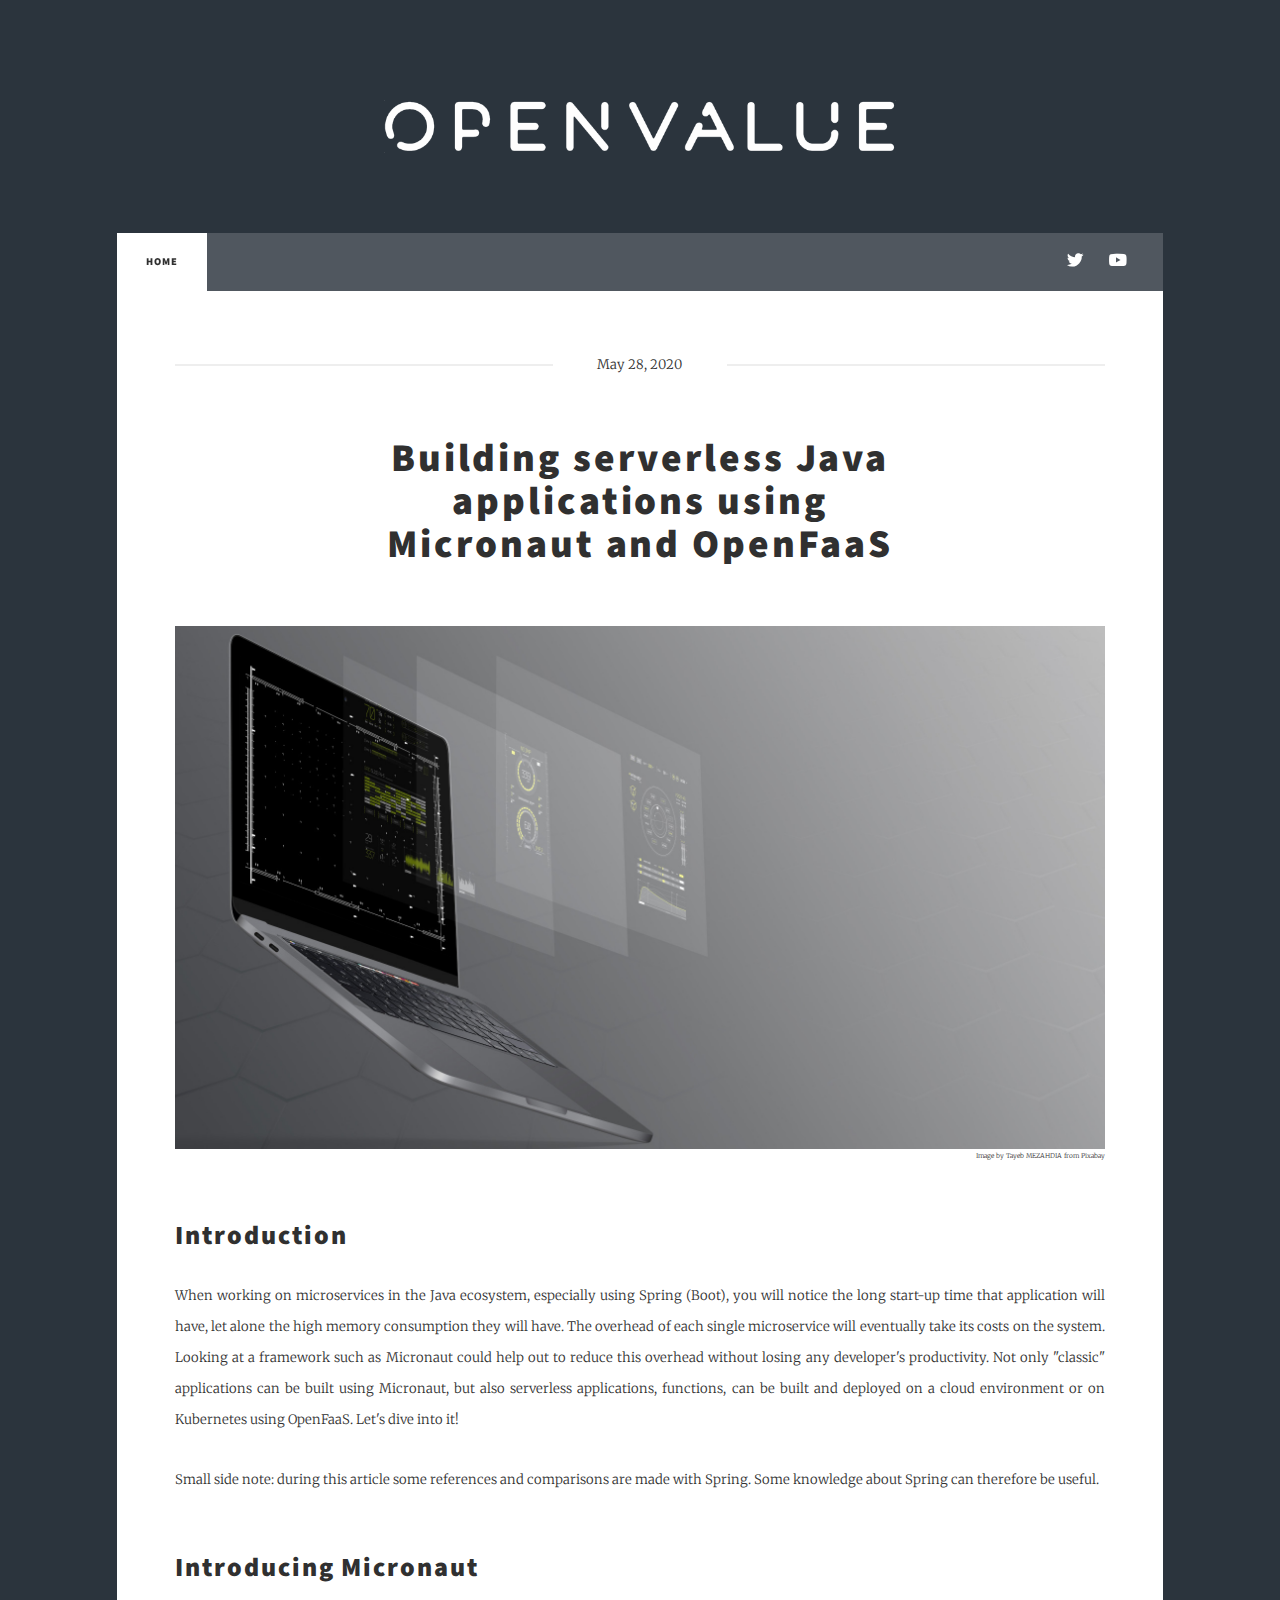
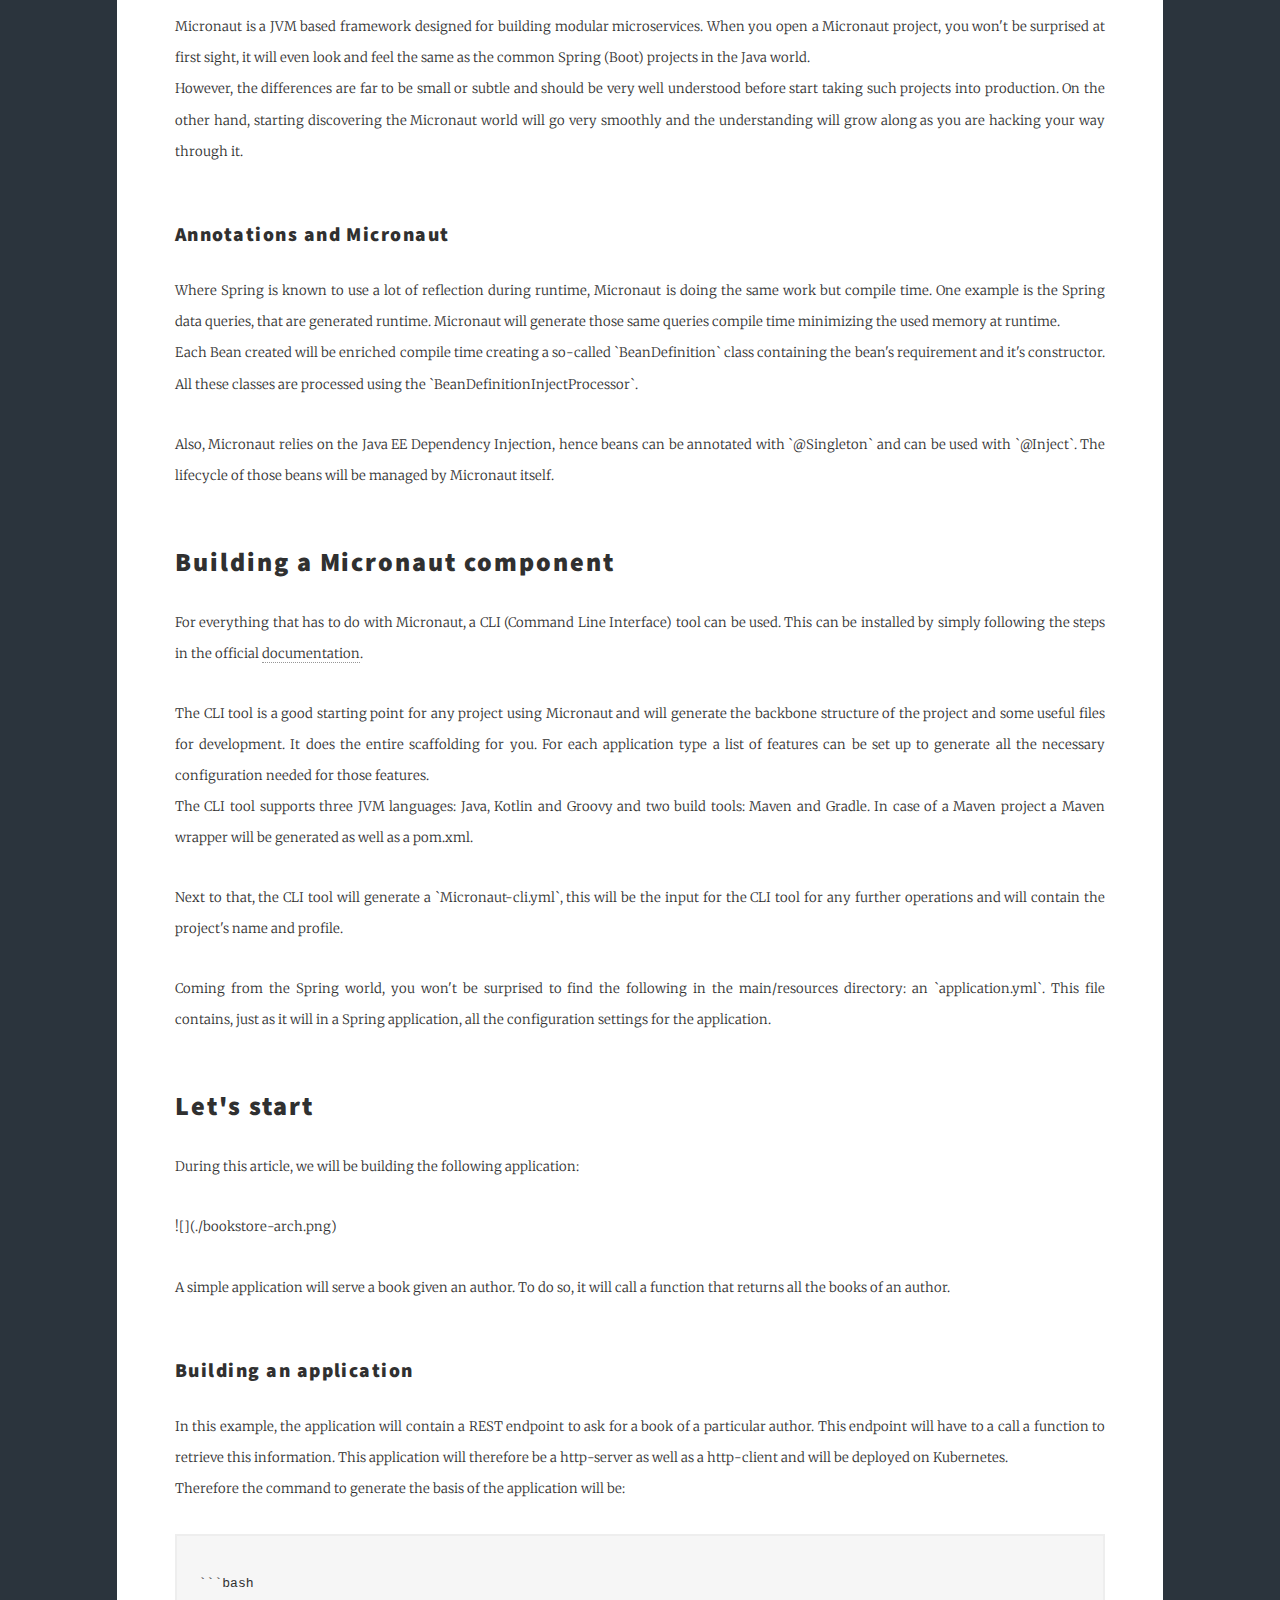
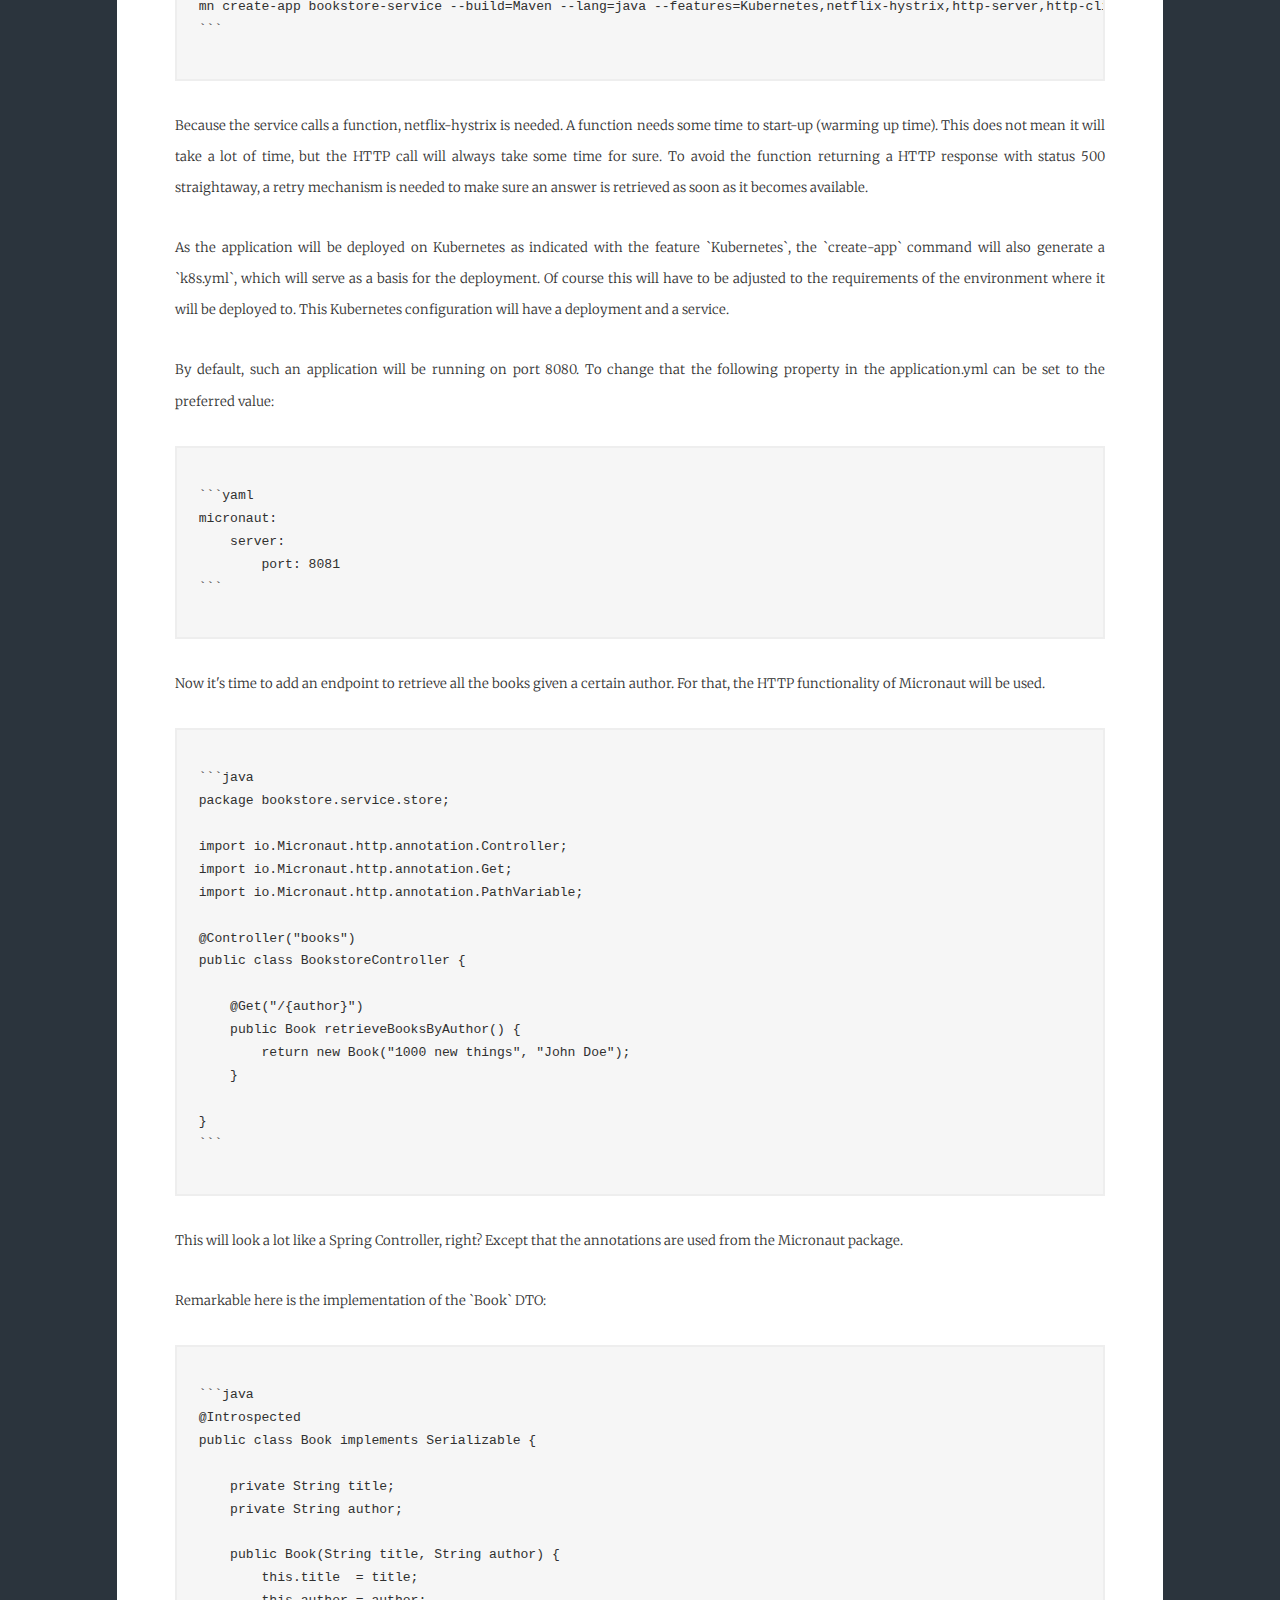
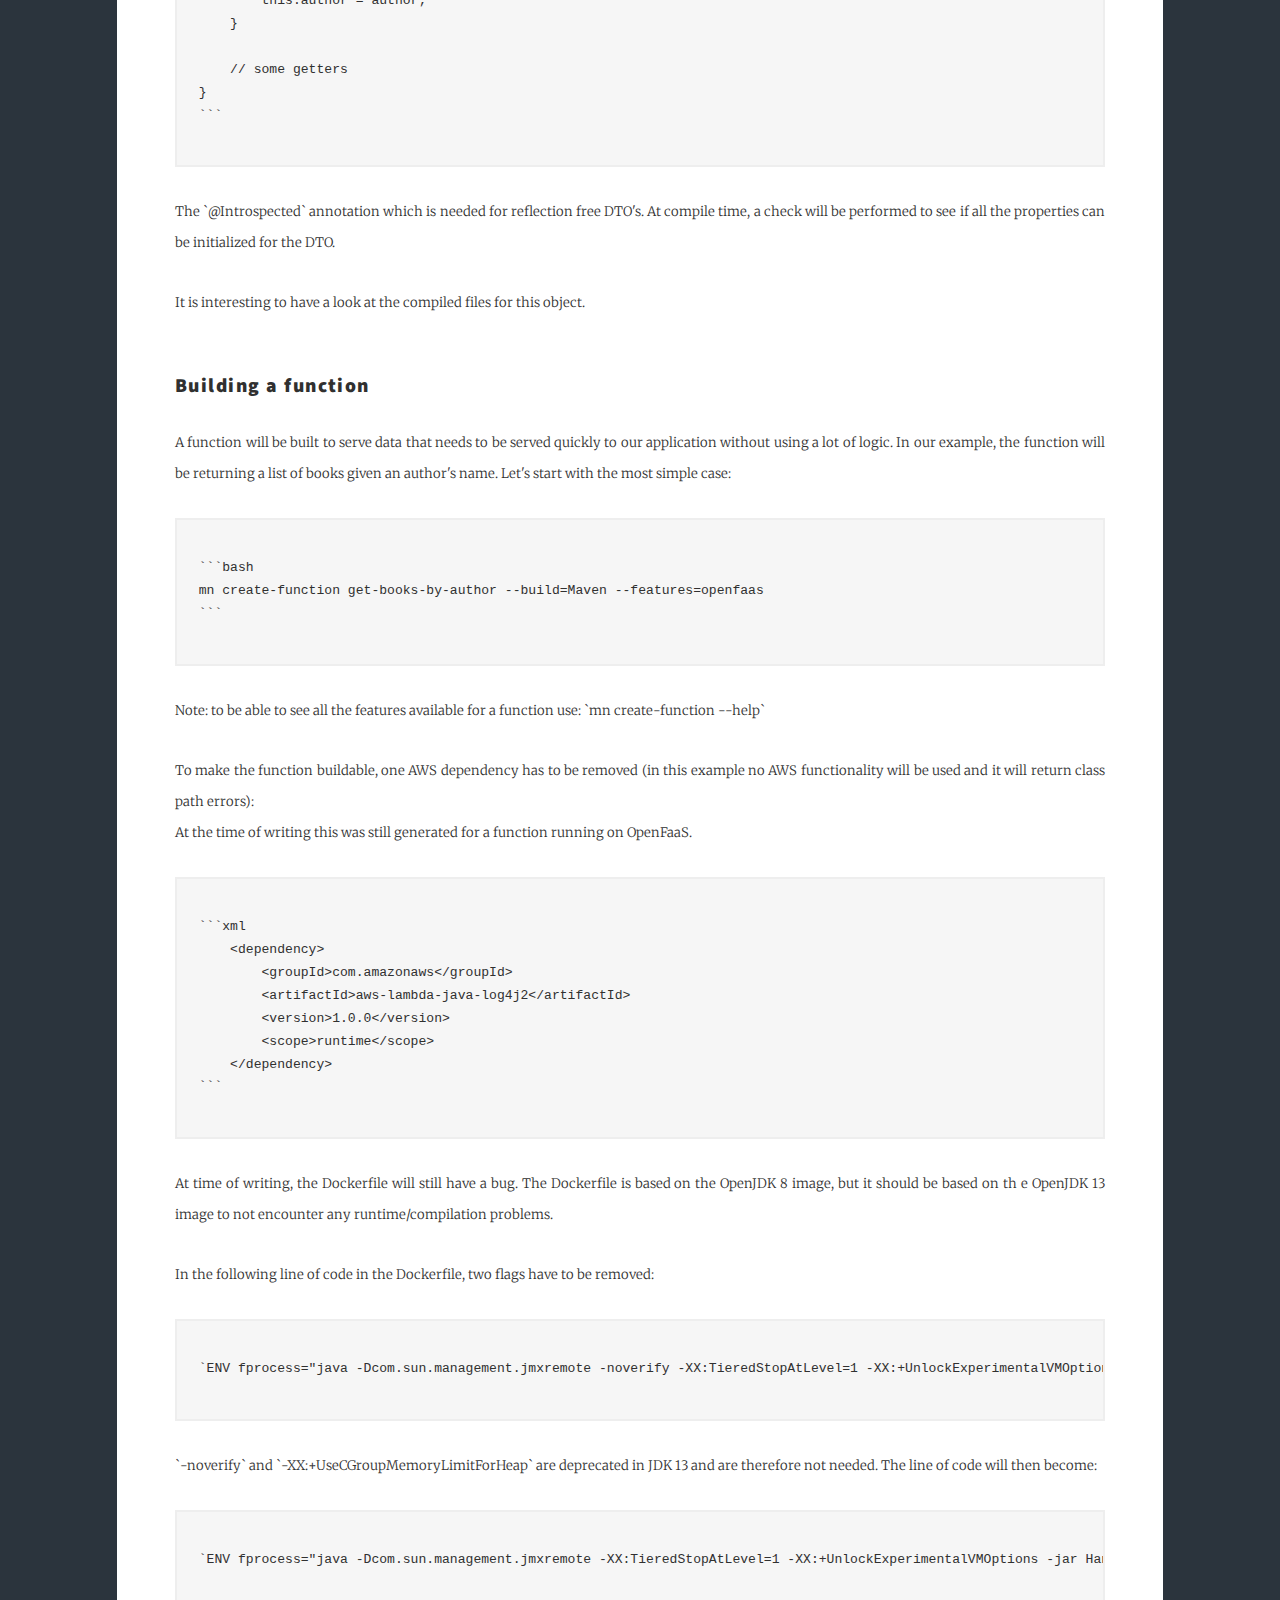
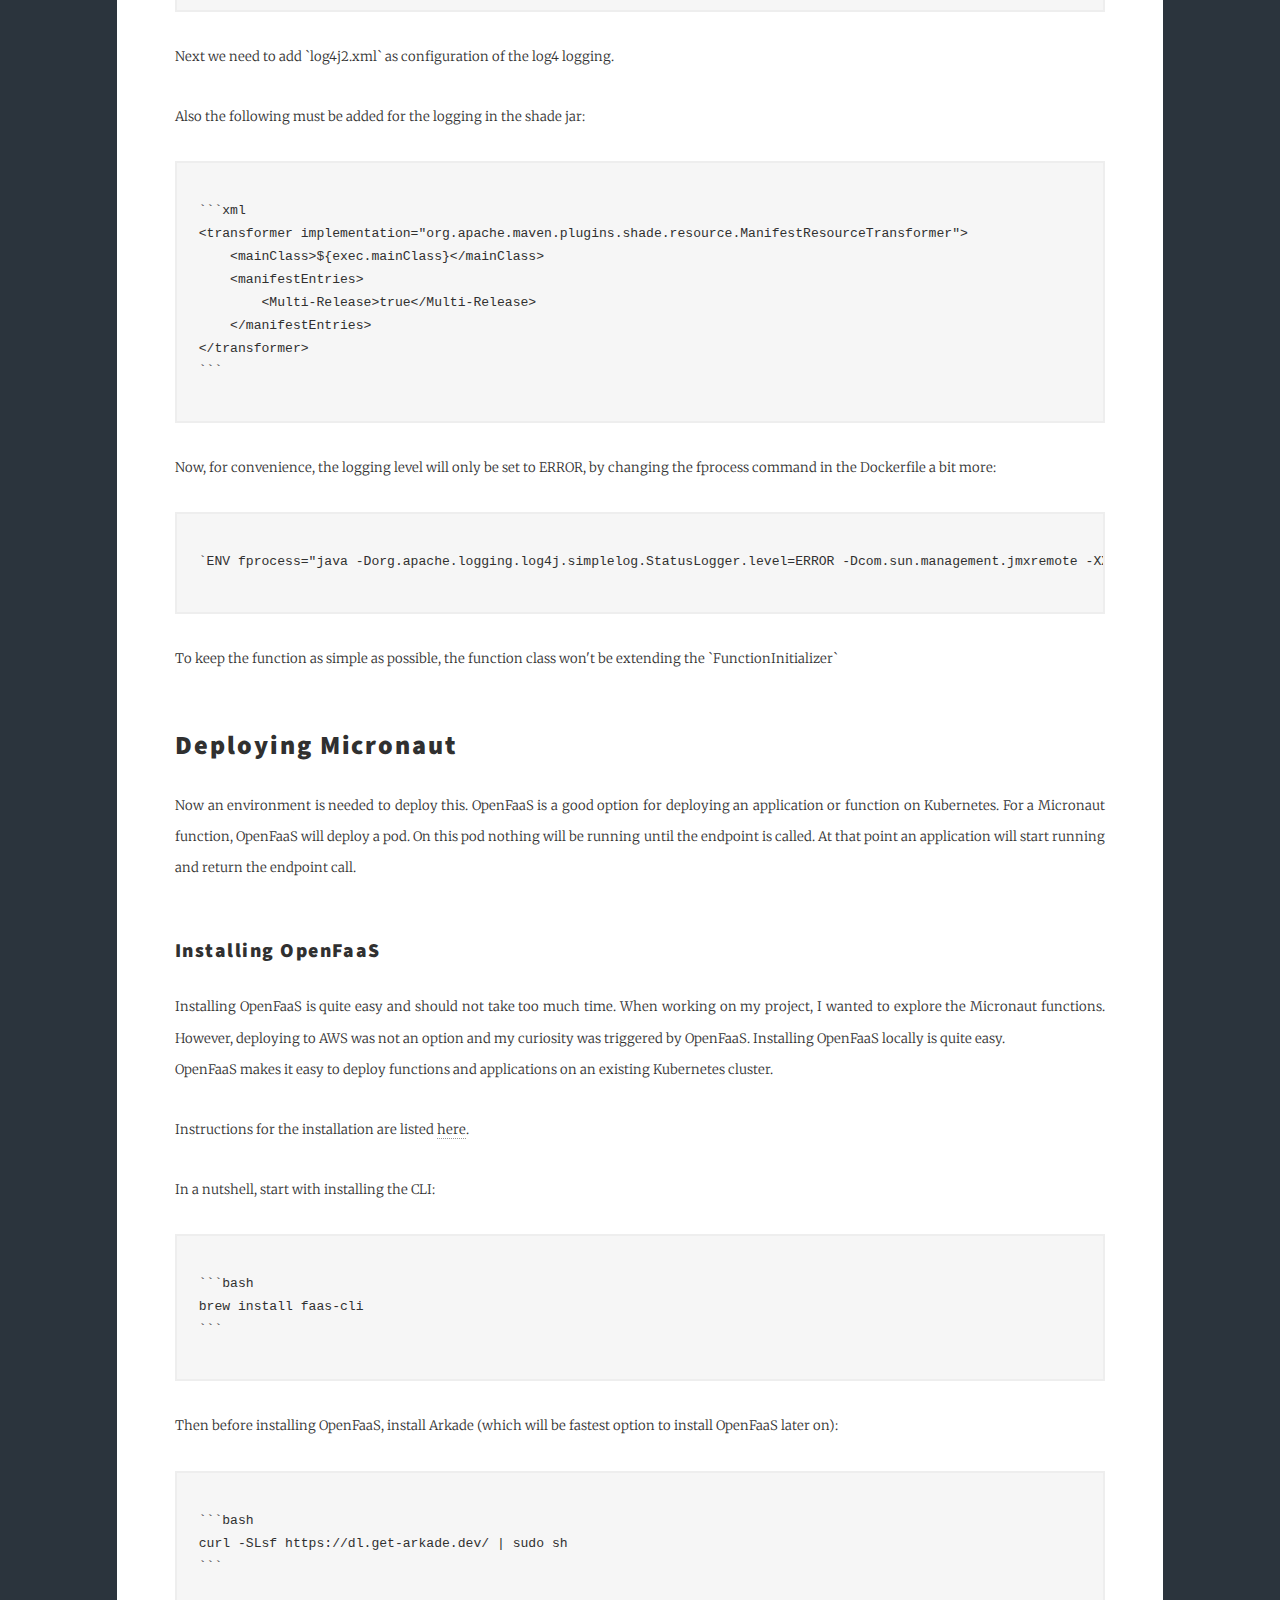
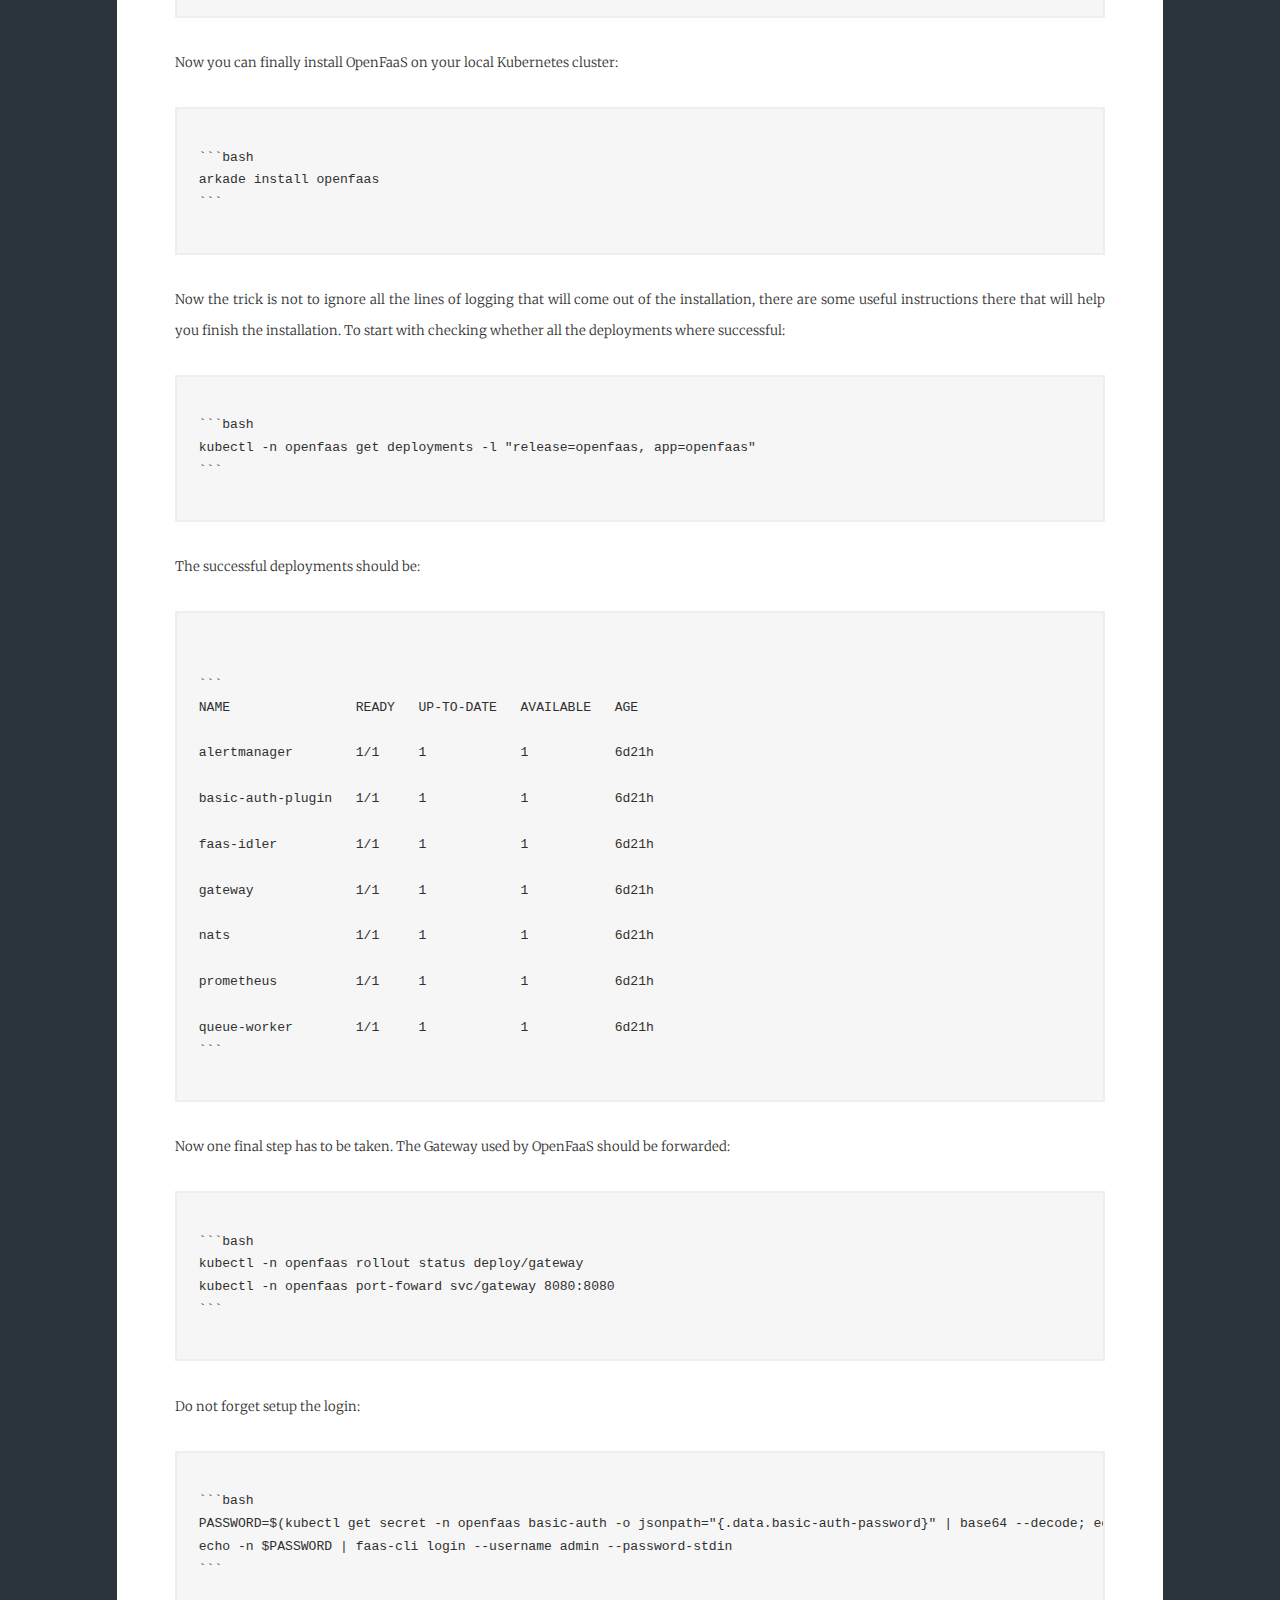
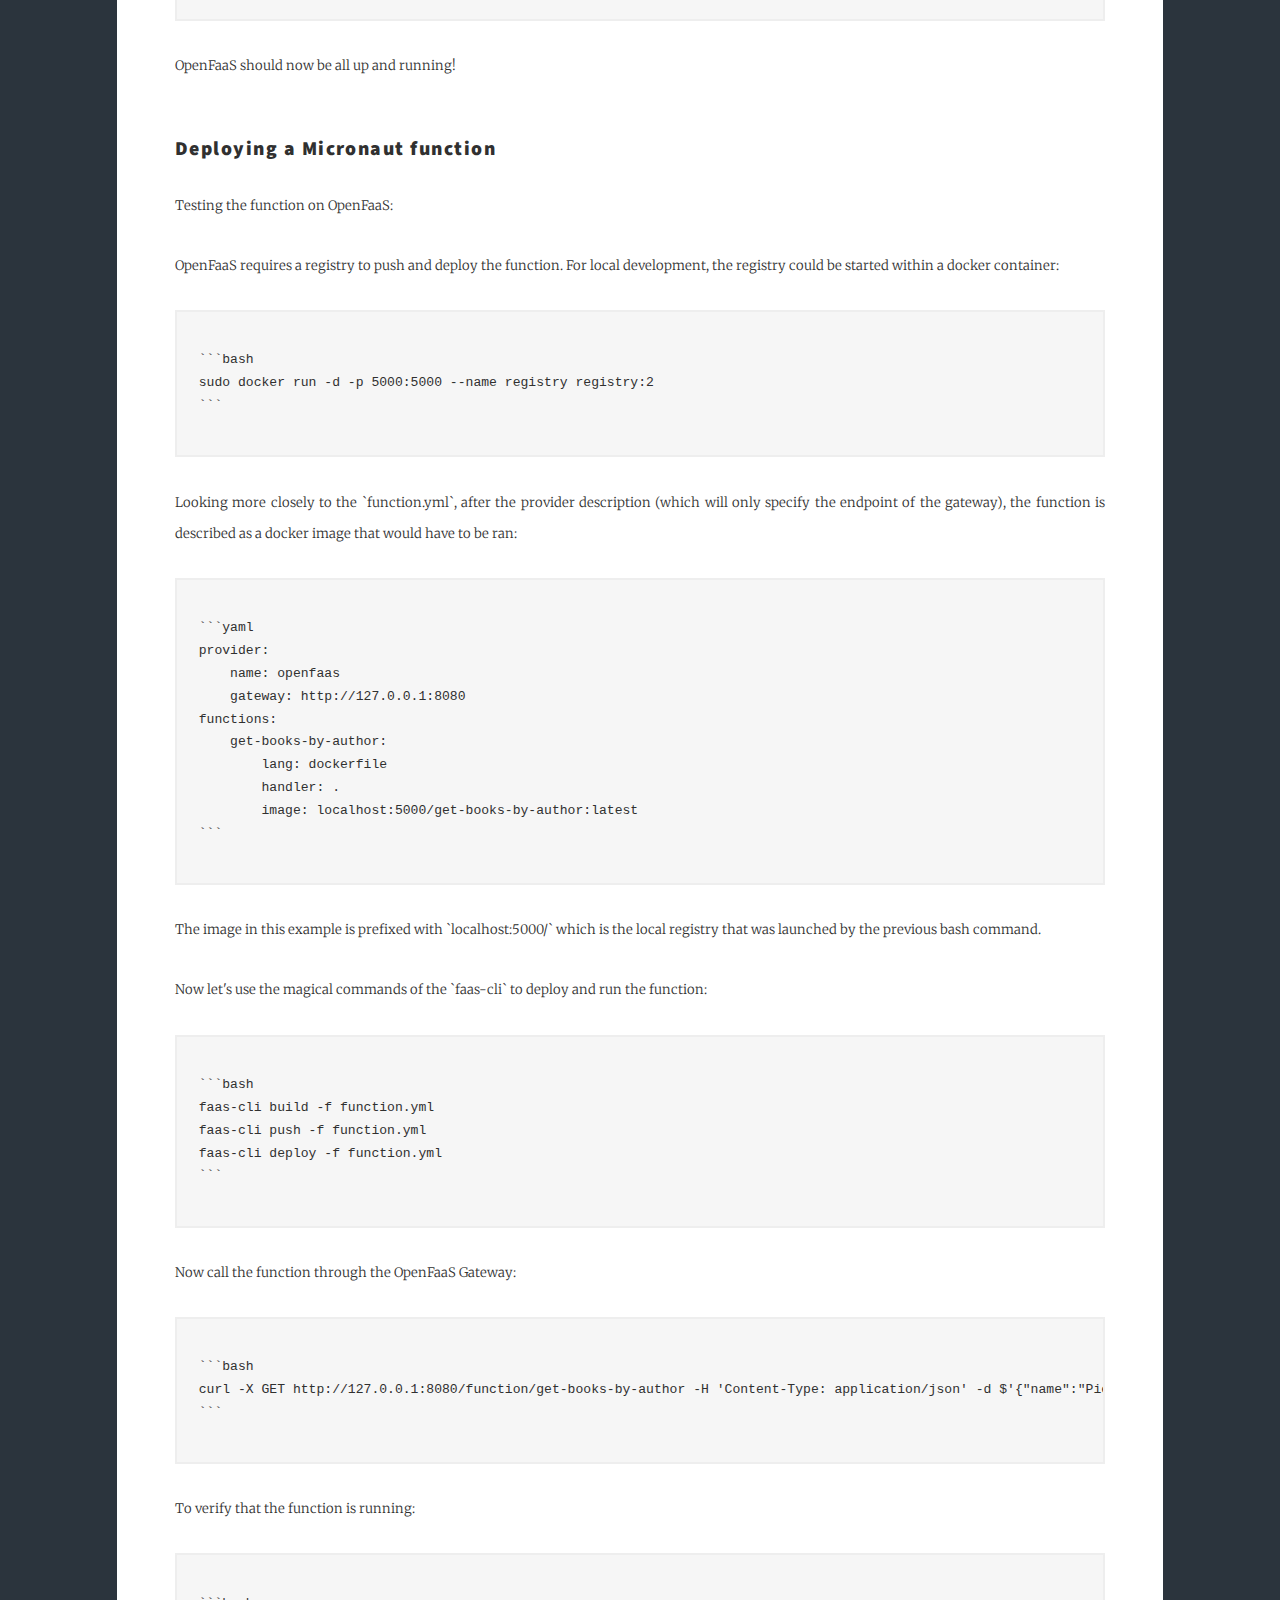
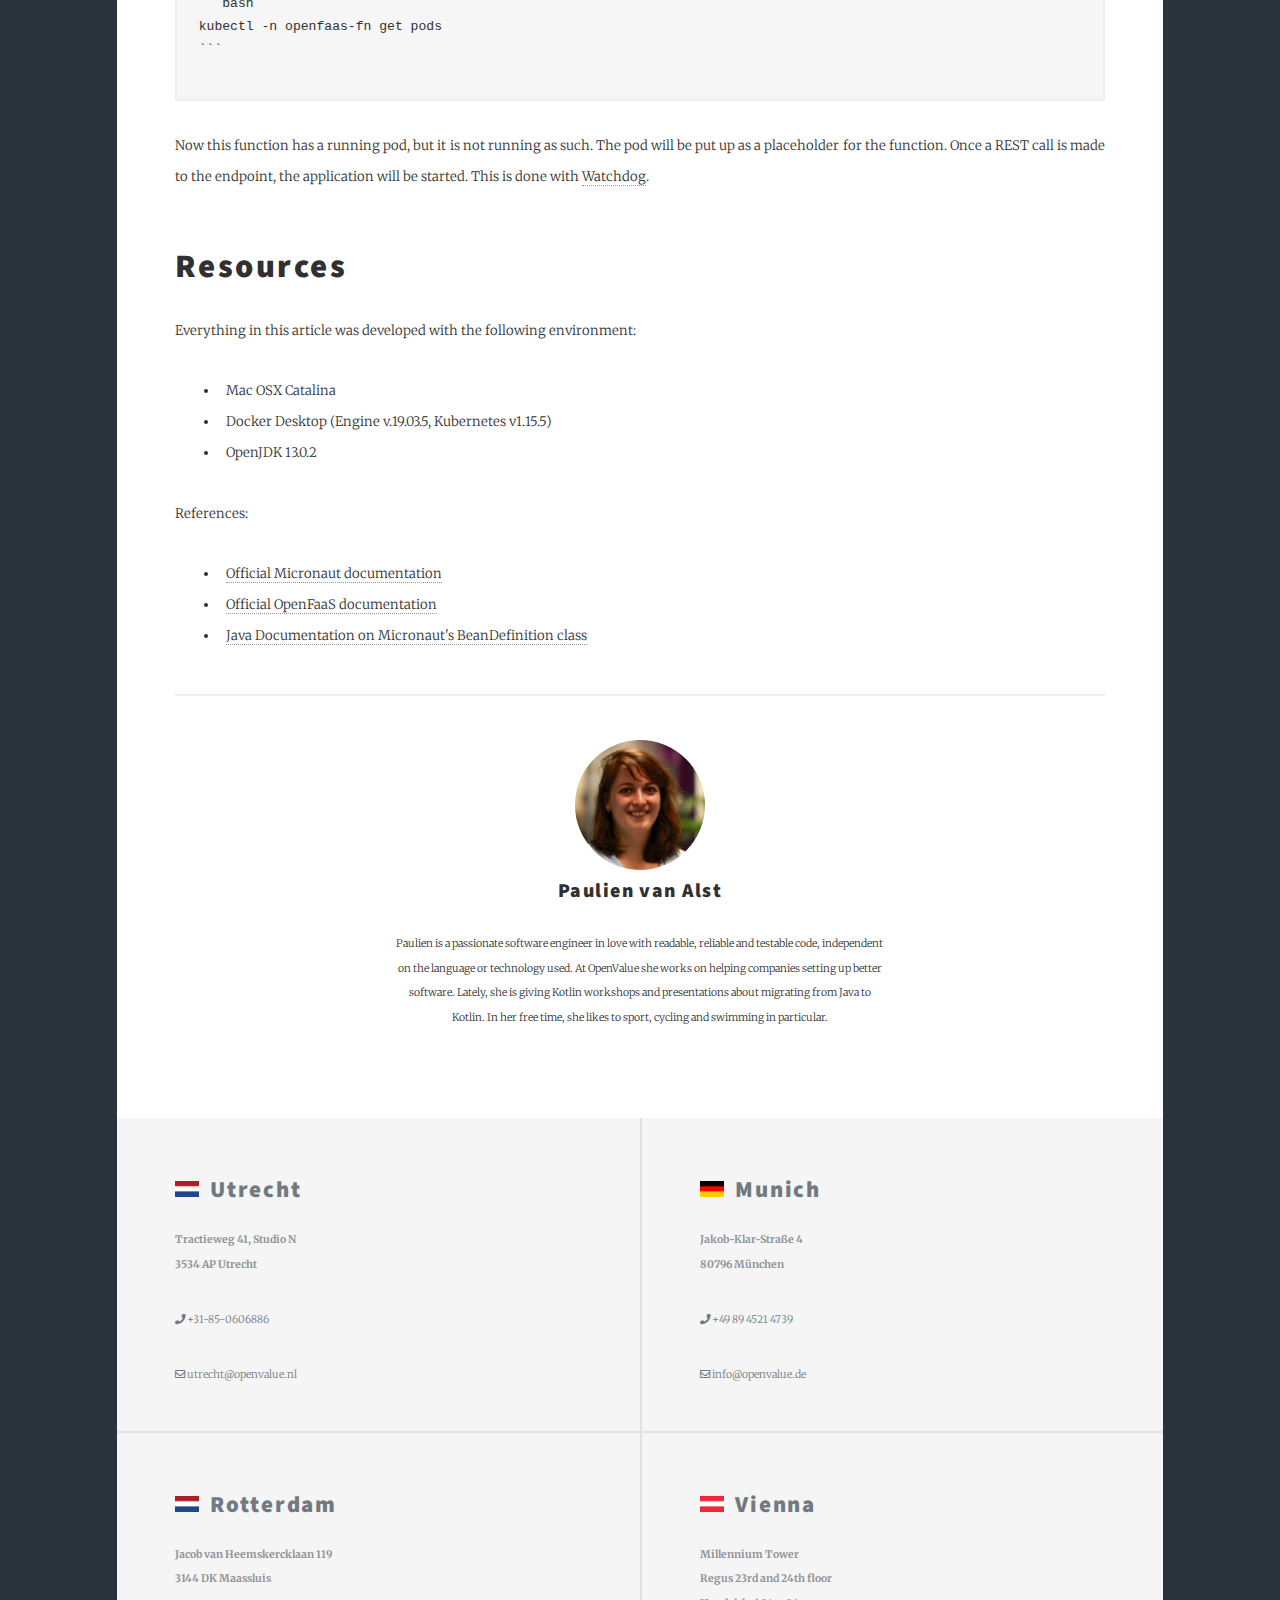
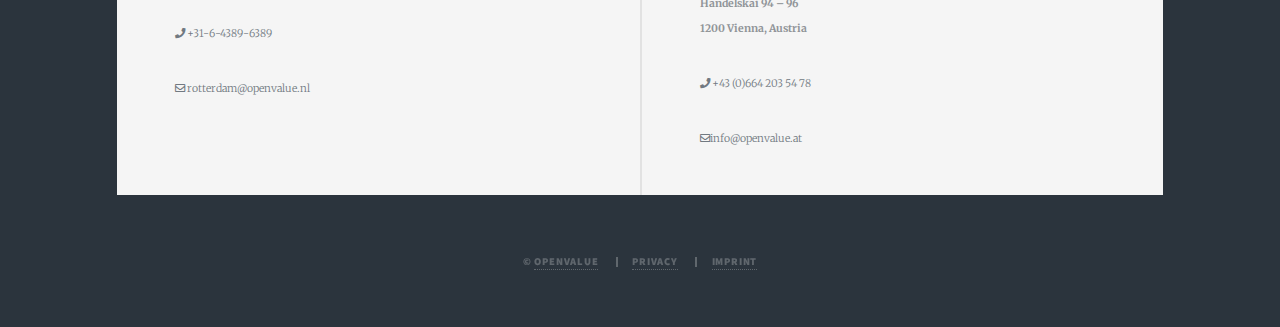
<file: articles/2020/05/serverless-java-applications.html>
<!DOCTYPE HTML>
<html>

<head>
    <title>OpenValue | Blog</title>
    <meta charset="utf-8">
    <meta name="viewport" content="width=device-width, initial-scale=1, user-scalable=no">
    <link rel="stylesheet" href="../../../assets/css/main.css">
    <noscript>
        <link rel="stylesheet" href="../../../assets/css/noscript.css">
    </noscript>
    <link rel="shortcut icon" type="image/png" href="../../../images/favicon.png">
</head>

<body class="is-preload">
    <!-- Wrapper -->
    <div id="wrapper">
        <!-- Header -->
        <header id="header">
            <div class="inner">
                <div id="header-logo">
                    <img src="../../../images/openvalue-white.png">
                </div>
            </div>
        </header>
        <!-- Nav -->
        <nav id="nav">
            <ul class="links">
                <li class="active">
                    <a href="../../../index.html">Home</a>
                </li>
            </ul>
            <ul class="icons">
                <li>
                    <a href="https://twitter.com/OpenValue" target="_blank" class="icon brands fa-twitter">
                        <span class="label">Twitter</span>
                    </a>
                </li>
                <li>
                    <a href="https://talks.openvalue.tech/" target="_blank" class="icon brands fa-youtube">
                        <span class="label">YouTube</span>
                    </a>
                </li>
            </ul>
        </nav>
        <!-- Main -->
        <div id="main">
            <!-- Post -->
            <section class="post">
                <header class="major">
                    <span class="date">May 28, 2020</span>
                    <h1>Building serverless Java<br />
                        applications using<br />
                        Micronaut and OpenFaaS
                    </h1>
                    <p>

                    </p>
                </header>
                <figure class="image main">
                    <img src="../../../images/pic01.jpg" alt="">
                    <figcaption>
                        Image by Tayeb MEZAHDIA from Pixabay
                    </figcaption>
                </figure>
                <h3>
                    Introduction
                </h3>
                <p>
                    When working on microservices in the Java ecosystem, especially using Spring (Boot), you will notice
                    the long start-up time that application will have, let alone the high memory consumption they will
                    have. The overhead of each single microservice will eventually take its costs on the system. Looking
                    at a framework such as Micronaut could help out to reduce this overhead without losing any
                    developer's productivity. Not only "classic" applications can be built using Micronaut, but also
                    serverless applications, functions, can be built and deployed on a cloud environment or on
                    Kubernetes using OpenFaaS. Let's dive into it!
                </p>
                <p>
                    Small side note: during this article some references and comparisons are made with Spring. Some
                    knowledge about Spring can therefore be useful.
                </p>
                <h3>
                    Introducing Micronaut
                </h3>
                <p>
                    Micronaut is a JVM based framework designed for building modular microservices. When you open a
                    Micronaut project, you won't be surprised at first sight, it will even look and feel the same as the
                    common Spring (Boot) projects in the Java world.
                    <br />
                    However, the differences are far to be small or subtle and should be very well understood before
                    start taking such projects into production. On the other hand, starting discovering the Micronaut
                    world will go very smoothly and the understanding will grow along as you are hacking your way
                    through it.
                </p>
                <h4>
                    Annotations and Micronaut
                </h4>
                <p>
                    Where Spring is known to use a lot of reflection during runtime, Micronaut is doing the same work
                    but compile time. One example is the Spring data queries, that are generated runtime. Micronaut will
                    generate those same queries compile time minimizing the used memory at runtime.
                    <br />
                    Each Bean created will be enriched compile time creating a so-called `BeanDefinition` class
                    containing the bean's requirement and it's constructor. All these classes are processed using
                    the `BeanDefinitionInjectProcessor`.
                </p>
                <p>
                    Also, Micronaut relies on the Java EE Dependency Injection, hence beans can be annotated with
                    `@Singleton` and can be used with `@Inject`. The lifecycle of those beans will be
                    managed by Micronaut itself.
                </p>
                <h3>
                    Building a Micronaut component
                </h3>
                <p>
                    For everything that has to do with Micronaut, a CLI (Command Line Interface) tool can be used. This
                    can be installed by simply following the steps in the official <a
                        href="https://docs.micronaut.io/latest/guide/index.html#buildCLI" target="_blank">documentation</a>.
                </p>
                <p>
                    The CLI tool is a good starting point for any project using Micronaut and will generate the backbone
                    structure of the project and some useful files for development. It does the entire scaffolding for
                    you. For each application type a list of features can be set up to generate all the necessary
                    configuration needed for those features.
                    <br />
                    The CLI tool supports three JVM languages: Java, Kotlin and Groovy and two build tools: Maven and
                    Gradle. In case of a Maven project a Maven wrapper will be generated as well as a pom.xml.
                </p>
                <p>
                    Next to that, the CLI tool will generate a `Micronaut-cli.yml`, this will be the input for the CLI
                    tool for any further operations and will contain the project's name and profile.
                </p>
                <p>
                    Coming from the Spring world, you won't be surprised to find the following in the main/resources
                    directory: an `application.yml`. This file contains, just as it will in a Spring application, all
                    the configuration settings for the application.
                </p>
                <h3>
                    Let's start
                </h3>
                <p>
                    During this article, we will be building the following application:
                </p>
                <p>
                    ![](./bookstore-arch.png)
                </p>
                <p>
                    A simple application will serve a book given an author. To do so, it will call a function that
                    returns all the books of an author.
                </p>
                <h4>
                    Building an application
                </h4>
                <p>
                    In this example, the application will contain a REST endpoint to ask for a book of a particular
                    author. This endpoint will have to a call a function to retrieve this information. This application
                    will therefore be a http-server as well as a http-client and will be deployed on Kubernetes.
                    <br />
                    Therefore the command to generate the basis of the application will be:
                </p>
                <pre><code>
```bash
mn create-app bookstore-service --build=Maven --lang=java --features=Kubernetes,netflix-hystrix,http-server,http-client                   
```                    
                </code></pre>
                <p>
                    Because the service calls a function, netflix-hystrix is needed. A function needs some time to
                    start-up (warming up time). This does not mean it will take a lot of time, but the HTTP call will
                    always take some time for sure. To avoid the function returning a HTTP response with status 500
                    straightaway, a retry mechanism is needed to make sure an answer is retrieved as soon as it becomes
                    available.
                </p>
                <p>
                    As the application will be deployed on Kubernetes as indicated with the feature `Kubernetes`, the
                    `create-app` command will also generate a `k8s.yml`, which will serve as a basis for the deployment.
                    Of course this will have to be adjusted to the requirements of the environment where it will be
                    deployed to. This Kubernetes configuration will have a deployment and a service.
                </p>
                <p>
                    By default, such an application will be running on port 8080. To change that the following property
                    in the application.yml can be set to the preferred value:
                </p>
                <pre><code>
```yaml
micronaut:
    server:
        port: 8081
```
                </code></pre>
                <p>
                    Now it's time to add an endpoint to retrieve all the books given a certain author. For that, the
                    HTTP functionality of Micronaut will be used.
                </p>
                <pre><code>
```java
package bookstore.service.store;

import io.Micronaut.http.annotation.Controller;
import io.Micronaut.http.annotation.Get;
import io.Micronaut.http.annotation.PathVariable;

@Controller("books")
public class BookstoreController {

    @Get("/{author}")
    public Book retrieveBooksByAuthor() {
        return new Book("1000 new things", "John Doe");
    }

}
```
                </code></pre>
                <p>
                    This will look a lot like a Spring Controller, right? Except that the annotations are used from the
                    Micronaut package.
                </p>
                <p>
                    Remarkable here is the implementation of the `Book` DTO:
                </p>
                <pre><code>
```java
@Introspected
public class Book implements Serializable {

    private String title;
    private String author;
                    
    public Book(String title, String author) {
        this.title  = title;
        this.author = author;
    }
                         
    // some getters
}
```                    
                </code></pre>
                <p>
                    The `@Introspected` annotation which is needed for reflection free DTO's. At compile time, a check
                    will be performed to see if all the properties can be initialized for the DTO.
                </p>
                <p>
                    It is interesting to have a look at the compiled files for this object.
                </p>
                <h4>
                    Building a function
                </h4>
                <p>
                    A function will be built to serve data that needs to be served quickly to our application without
                    using a lot of logic. In our example, the function will be returning a list of books given an
                    author's name. Let's start with the most simple case:
                </p>
                <pre><code>
```bash
mn create-function get-books-by-author --build=Maven --features=openfaas                    
```
                </code></pre>
                <p>
                    Note: to be able to see all the features available for a function use: `mn create-function --help`
                </p>
                <p>
                    To make the function buildable, one AWS dependency has to be removed (in this example no AWS
                    functionality will be used and it will return class path errors):
                    <br />
                    At the time of writing this was still generated for a function running on OpenFaaS.
                </p>
                <pre><code>
```xml
    &lt;dependency&gt;
        &lt;groupId&gt;com.amazonaws&lt;/groupId&gt;
        &lt;artifactId&gt;aws-lambda-java-log4j2&lt;/artifactId&gt;
        &lt;version&gt;1.0.0&lt;/version&gt;
        &lt;scope&gt;runtime&lt;/scope&gt;
    &lt;/dependency&gt;
```
                </code></pre>
                <p>
                    At time of writing, the Dockerfile will still have a bug. The Dockerfile is based on the OpenJDK 8
                    image, but it should be based on th e OpenJDK 13 image to not encounter any runtime/compilation
                    problems.
                </p>
                <p>
                    In the following line of code in the Dockerfile, two flags have to be removed:
                </p>
                <pre><code>
`ENV fprocess="java -Dcom.sun.management.jmxremote -noverify -XX:TieredStopAtLevel=1 -XX:+UnlockExperimentalVMOptions -XX:+UseCGroupMemoryLimitForHeap -jar Handler.jar"`
                </code></pre>
                <p>
                    `-noverify` and `-XX:+UseCGroupMemoryLimitForHeap` are deprecated in JDK 13 and are therefore not
                    needed. The line of code will then become:
                </p>
                <pre><code>
`ENV fprocess="java -Dcom.sun.management.jmxremote -XX:TieredStopAtLevel=1 -XX:+UnlockExperimentalVMOptions -jar Handler.jar"
                </code></pre>
                <p>
                    Next we need to add `log4j2.xml` as configuration of the log4 logging.
                </p>
                <p>
                    Also the following must be added for the logging in the shade jar:
                </p>
                <pre><code>
```xml
&lt;transformer implementation="org.apache.maven.plugins.shade.resource.ManifestResourceTransformer"&gt;
    &lt;mainClass&gt;${exec.mainClass}&lt;/mainClass&gt;
    &lt;manifestEntries&gt;
        &lt;Multi-Release&gt;true&lt;/Multi-Release&gt;
    &lt;/manifestEntries&gt;
&lt;/transformer&gt;
```
                </code></pre>
                <p>
                    Now, for convenience, the logging level will only be set to ERROR, by changing the fprocess command
                    in the Dockerfile a bit more:
                </p>
                <pre><code>
`ENV fprocess="java -Dorg.apache.logging.log4j.simplelog.StatusLogger.level=ERROR -Dcom.sun.management.jmxremote -XX:TieredStopAtLevel=1 -XX:+UnlockExperimentalVMOptions -jar Handler.jar"`
                </code></pre>
                <p>
                    To keep the function as simple as possible, the function class won't be extending the
                    `FunctionInitializer`
                </p>
                <h3>
                    Deploying Micronaut
                </h3>
                <p>
                    Now an environment is needed to deploy this. OpenFaaS is a good option for deploying an application
                    or function on Kubernetes. For a Micronaut function, OpenFaaS will deploy a pod. On this pod nothing
                    will be running until the endpoint is called. At that point an application will start running and
                    return the endpoint call.
                </p>
                <h4>
                    Installing OpenFaaS
                </h4>
                <p>
                    Installing OpenFaaS is quite easy and should not take too much time. When working on my project, I
                    wanted to explore the Micronaut functions. However, deploying to AWS was not an option and my
                    curiosity was triggered by OpenFaaS. Installing OpenFaaS locally is quite easy.
                    <br />
                    OpenFaaS makes it easy to deploy functions and applications on an existing Kubernetes cluster.
                </p>
                <p>
                    Instructions for the installation are listed <a
                        href="https://docs.openfaas.com/deployment/kubernetes/" target="_blank">here</a>.
                </p>
                <p>
                    In a nutshell, start with installing the CLI:
                </p>
                <pre><code>
```bash
brew install faas-cli
```
                </code></pre>
                <p>
                    Then before installing OpenFaaS, install Arkade (which will be fastest option to install OpenFaaS
                    later on):
                </p>
                <pre><code>
```bash
curl -SLsf https://dl.get-arkade.dev/ | sudo sh
```
                </code></pre>
                <p>
                    Now you can finally install OpenFaaS on your local Kubernetes cluster:
                </p>
                <pre><code>
```bash
arkade install openfaas
```
                </code></pre>
                <p>
                    Now the trick is not to ignore all the lines of logging that will come out of the installation,
                    there are some useful instructions there that will help you finish the installation. To start with
                    checking whether all the deployments where successful:
                </p>
                <pre><code>
```bash
kubectl -n openfaas get deployments -l "release=openfaas, app=openfaas"
```
                </code></pre>
                <p>
                    The successful deployments should be:
                </p>
                <pre><code>
                  
```
NAME                READY   UP-TO-DATE   AVAILABLE   AGE

alertmanager        1/1     1            1           6d21h

basic-auth-plugin   1/1     1            1           6d21h

faas-idler          1/1     1            1           6d21h

gateway             1/1     1            1           6d21h

nats                1/1     1            1           6d21h

prometheus          1/1     1            1           6d21h

queue-worker        1/1     1            1           6d21h
```  
                </code></pre>
                <p>
                    Now one final step has to be taken. The Gateway used by OpenFaaS should be forwarded:
                </p>
                <pre><code>
```bash
kubectl -n openfaas rollout status deploy/gateway
kubectl -n openfaas port-foward svc/gateway 8080:8080
```
                </code></pre>
                <p>
                    Do not forget setup the login:
                </p>
                <pre><code>
```bash
PASSWORD=$(kubectl get secret -n openfaas basic-auth -o jsonpath="{.data.basic-auth-password}" | base64 --decode; echo)
echo -n $PASSWORD | faas-cli login --username admin --password-stdin
```
                </code></pre>
                <p>
                    OpenFaaS should now be all up and running!
                </p>
                <h4>
                    Deploying a Micronaut function
                </h4>
                <p>
                    Testing the function on OpenFaaS:
                </p>
                <p>
                    OpenFaaS requires a registry to push and deploy the function. For local development, the registry
                    could be started within a docker container:
                </p>
                <pre><code>
```bash
sudo docker run -d -p 5000:5000 --name registry registry:2
```
                </code></pre>
                <p>
                    Looking more closely to the `function.yml`, after the provider description (which will only specify
                    the endpoint of the gateway), the function is described as a docker image that would have to be ran:
                </p>
                <pre><code>
```yaml
provider:
    name: openfaas
    gateway: http://127.0.0.1:8080
functions:
    get-books-by-author:
        lang: dockerfile
        handler: .
        image: localhost:5000/get-books-by-author:latest
```
                </code></pre>
                <p>
                    The image in this example is prefixed with `localhost:5000/` which is the local registry that was
                    launched by the previous bash command.
                </p>
                <p>
                    Now let's use the magical commands of the `faas-cli` to deploy and run the function:
                </p>
                <pre><code>
```bash
faas-cli build -f function.yml
faas-cli push -f function.yml
faas-cli deploy -f function.yml
```
                </code></pre>
                <p>
                    Now call the function through the OpenFaaS Gateway:
                </p>
                <pre><code>
```bash
curl -X GET http://127.0.0.1:8080/function/get-books-by-author -H 'Content-Type: application/json' -d $'{"name":"Piet"}'
```
                </code></pre>
                <p>
                    To verify that the function is running:
                </p>
                <pre><code>
```bash
kubectl -n openfaas-fn get pods
```
                </code></pre>
                <p>
                    Now this function has a running pod, but it is not running as such. The pod will be put up as a
                    placeholder for the function. Once a REST call is made to the endpoint, the application will be
                    started. This is done with <a href="https://docs.openfaas.com/architecture/watchdog/" target="_blank">Watchdog</a>.
                </p>
                <h2>
                    Resources
                </h2>
                <p>
                    Everything in this article was developed with the following environment:
                </p>
                <ul class="ul-text">
                    <li>
                        Mac OSX Catalina
                    </li>
                    <li>
                        Docker Desktop (Engine v.19.03.5, Kubernetes v1.15.5)
                    </li>
                    <li>
                        OpenJDK 13.0.2
                    </li>
                </ul>
                <p>
                    References:
                </p>
                <ul class="ul-text">
                    <li>
                        <a href="http://www.micronaut.io" target="_blank">Official Micronaut documentation</a>
                    </li>
                    <li>
                        <a href="https://www.openfaas.com/" target="_blank">Official OpenFaaS documentation</a>
                    </li>
                    <li>
                        <a href="https://docs.micronaut.io/latest/api/io/micronaut/inject/BeanDefinition.html" target="_blank">Java
                            Documentation on Micronaut's BeanDefinition class</a>
                    </li>
                </ul>
                <hr />
                <div class="end-bio">
                    <div>
                        <img src="../../../images/authors/image-pva.jpg">
                    </div>
                    <div>
                        <h1>
                            Paulien van Alst
                        </h1>
                        <p>
                            Paulien is a passionate software engineer in love with readable, reliable and testable
                            code, independent on the language or technology used. At OpenValue she works on helping
                            companies setting up better software. Lately, she is giving Kotlin workshops and
                            presentations about migrating from Java to Kotlin. In her free time, she likes to sport,
                            cycling and swimming in particular.
                        </p>
                    </div>
                </div>
            </section>
        </div>
        <!-- Footer -->
        <footer id="footer">
            <section class="split">
                <section class="alt">
                    <div>
                        <h2>
                            <a href="https://openvalue.nl/">
                                <img src="../../../images/nl.png" class="flag">Utrecht
                            </a>
                        </h2>
                        <p class="bold">
                            Tractieweg 41, Studio N
                            <br />
                            3534 AP Utrecht
                        </p>
                        <p>
                            <a href="tel:+31850606886" class="icon solid fa-phone"> +31-85-0606886</a>
                        </p>
                        <p>
                            <a href="mailto:utrecht@openvalue.nl" class="icon regular fa-envelope">
                                utrecht@openvalue.nl
                            </a>
                        </p>
                    </div>
                </section>
                <section>
                    <div>
                        <h2>
                            <a href="https://openvalue.nl/">
                                <img src="../../../images/nl.png" class="flag">Rotterdam
                            </a>
                        </h2>
                        <p class="bold">
                            Jacob van Heemskercklaan 119
                            <br />
                            3144 DK Maassluis
                        </p>
                        <p>
                            <a href="tel:+31643896389" class="icon solid fa-phone"> +31-6-4389-6389</a>
                        </p>
                        <p>
                            <a href="mailto:rotterdam@openvalue.nl" class="icon regular fa-envelope">
                                rotterdam@openvalue.nl
                            </a>
                        </p>
                    </div>
                </section>
            </section>
            <section class="split">
                <section class="alt">
                    <div>
                        <h2>
                            <a href="https://openvalue.de/">
                                <img src="../../../images/de.png" class="flag">Munich
                            </a>
                        </h2>
                        <p class="bold">
                            Jakob-Klar-Straße 4
                            <br />
                            80796 München
                        </p>
                        <p>
                            <a href="tel:+498945214739" class="icon solid fa-phone"> +49 89 4521 4739</a>
                        </p>
                        <p>
                            <a href="mailto:info@openvalue.de" class="icon regular fa-envelope">
                                info@openvalue.de
                            </a>
                        </p>
                    </div>
                </section>
                <section class="alt">
                    <div>
                        <h2>
                            <a href="https://openvalue.at/">
                                <img src="../../../images/at.png" class="flag">Vienna
                            </a>
                        </h2>
                        <p class="bold">
                            Millennium Tower
                            <br />
                            Regus 23rd and 24th floor
                            <br />
                            Handelskai 94 – 96
                            <br />
                            1200 Vienna, Austria
                        </p>
                        <p>
                            <a href="tel:+436642035478" class="icon solid fa-phone"> +43 (0)664 203 54 78</a>
                        </p>
                        <p>
                            <a href="mailto:info@openvalue.at" class="icon regular fa-envelope">info@openvalue.at</a>
                        </p>
                    </div>
                </section>
            </section>
        </footer>
        <!-- Copyright -->
        <div id="copyright">
            <ul>
                <li>&copy; <a href="https://www.openvalue.group/" target="_blank">OpenValue</a></li>
                <li>
                    <a href="../../../privacy.html" target="_blank">Privacy</a>
                </li>
                <li>
                    <a href="../../../imprint.html" target="_blank">Imprint</a>
                </li>
            </ul>
        </div>
    </div>
    <!-- Scripts -->
    <script src="../../../assets/js/jquery.min.js"></script>
    <script src="../../../assets/js/jquery.scrollex.min.js"></script>
    <script src="../../../assets/js/jquery.scrolly.min.js"></script>
    <script src="../../../assets/js/browser.min.js"></script>
    <script src="../../../assets/js/breakpoints.min.js"></script>
    <script src="../../../assets/js/util.js"></script>
    <script src="../../../assets/js/main.js"></script>
</body>

</html>
</file>
<file: assets/css/atom-one-light.css>
/*

Atom One Light by Daniel Gamage
Original One Light Syntax theme from https://github.com/atom/one-light-syntax

base:    #fafafa
mono-1:  #383a42
mono-2:  #686b77
mono-3:  #a0a1a7
hue-1:   #0184bb
hue-2:   #4078f2
hue-3:   #a626a4
hue-4:   #50a14f
hue-5:   #e45649
hue-5-2: #c91243
hue-6:   #986801
hue-6-2: #c18401

*/

.hljs {
  display: block;
  overflow-x: auto;
  padding: 0.5em;
  color: #383a42;
  background: rgba(220, 220, 220, 0.25);
	border-color: #eeeeee;
}

.hljs-comment,
.hljs-quote {
  color: #a0a1a7;
  font-style: italic;
}

.hljs-doctag,
.hljs-keyword,
.hljs-formula {
  color: #a626a4;
}

.hljs-section,
.hljs-name,
.hljs-selector-tag,
.hljs-deletion,
.hljs-subst {
  color: #e45649;
}

.hljs-literal {
  color: #0184bb;
}

.hljs-string,
.hljs-regexp,
.hljs-addition,
.hljs-attribute,
.hljs-meta-string {
  color: #50a14f;
}

.hljs-built_in,
.hljs-class .hljs-title {
  color: #c18401;
}

.hljs-attr,
.hljs-variable,
.hljs-template-variable,
.hljs-type,
.hljs-selector-class,
.hljs-selector-attr,
.hljs-selector-pseudo,
.hljs-number {
  color: #986801;
}

.hljs-symbol,
.hljs-bullet,
.hljs-link,
.hljs-meta,
.hljs-selector-id,
.hljs-title {
  color: #4078f2;
}

.hljs-emphasis {
  font-style: italic;
}

.hljs-strong {
  font-weight: bold;
}

.hljs-link {
  text-decoration: underline;
}
</file>
<file: assets/css/main.css>
@import url(fontawesome-all.min.css);
@import url("https://fonts.googleapis.com/css?family=Merriweather:300,700,300italic,700italic|Source+Sans+Pro:900");
/*
	Massively by HTML5 UP
	html5up.net | @ajlkn
	Free for personal and commercial use under the CCA 3.0 license (html5up.net/license)
*/

html, body, div, span, applet, object, iframe, h1, h2, h3, h4, h5, h6, p, blockquote, pre, a, abbr, acronym, address, big, cite, code, del, dfn, em, img, ins, kbd, q, s, samp, small, strike, strong, sub, sup, tt, var, b, u, i, center, dl, dt, dd, ol, ul, li, fieldset, form, label, legend, table, caption, tbody, tfoot, thead, tr, th, td, article, aside, canvas, details, embed, figure, figcaption, footer, header, hgroup, menu, nav, output, ruby, section, summary, time, mark, audio, video {
	margin: 0;
	padding: 0;
	border: 0;
	font-size: 100%;
	font: inherit;
	vertical-align: baseline;
}

article, aside, details, figcaption, figure, footer, header, hgroup, menu, nav, section {
	display: block;
}

body {
	line-height: 1;
}

ol, ul {
	list-style: none;
}

blockquote, q {
	quotes: none;
}

blockquote:before, blockquote:after, q:before, q:after {
	content: '';
	content: none;
}

table {
	border-collapse: collapse;
	border-spacing: 0;
}

body {
	-webkit-text-size-adjust: none;
}

mark {
	background-color: transparent;
	color: inherit;
}

input::-moz-focus-inner {
	border: 0;
	padding: 0;
}

input, select, textarea {
	-moz-appearance: none;
	-webkit-appearance: none;
	-ms-appearance: none;
	appearance: none;
}

/*edit+*/

.clearfix::before, .clearfix::after {
	content: " ";
	display: table;
}

.clearfix::after {
	clear: both;
}

.clearfix {
	*zoom: 1;
	/* Für den IE6 und IE7 */
}

/*edit-*/

/* Basic */

@-ms-viewport {
	width: device-width;
}

body {
	-ms-overflow-style: scrollbar;
}

@media screen and (max-width: 480px) {
	html, body {
		min-width: 320px;
	}
}

html {
	box-sizing: border-box;
}

*, *:before, *:after {
	box-sizing: inherit;
}

body {
	background-color: #2b343d;
}

body.is-preload *, body.is-preload *:before, body.is-preload *:after {
	-moz-animation: none !important;
	-webkit-animation: none !important;
	-ms-animation: none !important;
	animation: none !important;
	-moz-transition: none !important;
	-webkit-transition: none !important;
	-ms-transition: none !important;
	transition: none !important;
}

/* Type */

html {
	font-size: 14.4pt;
}

@media screen and (max-width: 1680px) {
	html {
		font-size: 12.4pt;
	}
}

@media screen and (max-width: 1280px) {
	html {
		font-size: 10.9pt;
	}
}

@media screen and (max-width: 360px) {
	html {
		font-size: 9.9pt;
	}
}

body {
	color: #303030;
}

body, input, select, textarea {
	font-family: "Merriweather", Georgia, serif;
	font-weight: 300;
	font-size: 0.9rem;
	line-height: 2.375;
}

a {
	-moz-transition: color 0.2s ease-in-out, background-color 0.2s ease-in-out, border-color 0.2s ease-in-out, box-shadow 0.2s ease-in-out;
	-webkit-transition: color 0.2s ease-in-out, background-color 0.2s ease-in-out, border-color 0.2s ease-in-out, box-shadow 0.2s ease-in-out;
	-ms-transition: color 0.2s ease-in-out, background-color 0.2s ease-in-out, border-color 0.2s ease-in-out, box-shadow 0.2s ease-in-out;
	transition: color 0.2s ease-in-out, background-color 0.2s ease-in-out, border-color 0.2s ease-in-out, box-shadow 0.2s ease-in-out;
	border-bottom: dotted 1px;
	text-decoration: none;
}

a:hover {
	border-bottom-color: transparent;
}

strong, b {
	font-weight: 600;
}

em, i {
	font-style: italic;
}

p {
	text-align: justify;
	margin: 0 0 2rem 0;
}

h1, h2, h3, h4, h5, h6 {
	font-family: "Source Sans Pro", Helvetica, sans-serif;
	font-weight: 900;
	line-height: 1.5;
	letter-spacing: 0.075em;
	text-transform: none;
	margin: 0 0 1rem 0;
}

h1 a, h2 a, h3 a, h4 a, h5 a, h6 a {
	border-bottom: 0;
	color: inherit;
	text-decoration: none;
}

h1 {
	font-size: 3.6rem;
	line-height: 1.1;
	margin: 0 0 2rem 0;
}

h2 {
	font-size: 1.57rem;
	line-height: 1.3;
	margin: 0 0 1.5rem 0;
}

h3 {
	font-size: 1.12rem;
	margin: 0 0 1.5rem 0;
}

h4 {
	font-size: 0.9rem;
}

h5 {
	font-size: 0.81rem;
}

h6 {
	font-size: 0.72rem;
}

sub {
	font-size: 0.72rem;
	position: relative;
	top: 0.5rem;
}

sup {
	font-size: 0.72rem;
	position: relative;
	top: -0.5rem;
}

blockquote {
	border-left: solid 4px;
	font-style: italic;
	margin: 0 0 2rem 0;
	padding: 0.5rem 0 0.5rem 2rem;
}

code {
	border: solid 2px;
	font-family: "Courier New", monospace;
	font-size: 0.9rem;
	/*margin: 0 0.25rem;*/
	padding: 0.25rem 0.65rem;
}

pre {
	-webkit-overflow-scrolling: touch;
	font-family: "Courier New", monospace;
	font-size: 0.9rem;
	margin: 0 0 2rem 0;
}

pre code {
	display: block;
	line-height: 1.75;
	padding: 1rem 1.5rem;
	overflow-x: auto;
}

hr {
	border: 0;
	border-bottom: solid 2px;
	margin: 3rem 0;
}

hr.major {
	margin: 5rem 0;
}

.align-left {
	text-align: left;
}

.align-center {
	text-align: center;
}

.align-right {
	text-align: right;
}

input, select, textarea {
	color: #303030;
}

a {
	color: #303030;
	border-bottom-color: rgba(48, 48, 48, 0.5);
}

a:hover {
	border-bottom-color: transparent;
	color: #6289C3 !important;
}

strong, b {
	color: #303030;
}

h1, h2, h3, h4, h5, h6 {
	color: #303030;
}

blockquote {
	border-left-color: #eeeeee;
}

code {
	background: rgba(220, 220, 220, 0.25);
	border-color: #eeeeee;
}

hr {
	border-bottom-color: #eeeeee;
}

/* Row */

.row {
	display: flex;
	flex-wrap: wrap;
	box-sizing: border-box;
	align-items: stretch;
}

.row>* {
	box-sizing: border-box;
}

.row.gtr-uniform>*> :last-child {
	margin-bottom: 0;
}

.row.aln-left {
	justify-content: flex-start;
}

.row.aln-center {
	justify-content: center;
}

.row.aln-right {
	justify-content: flex-end;
}

.row.aln-top {
	align-items: flex-start;
}

.row.aln-middle {
	align-items: center;
}

.row.aln-bottom {
	align-items: flex-end;
}

.row>.imp {
	order: -1;
}

.row>.col-1 {
	width: 8.33333%;
}

.row>.off-1 {
	margin-left: 8.33333%;
}

.row>.col-2 {
	width: 16.66667%;
}

.row>.off-2 {
	margin-left: 16.66667%;
}

.row>.col-3 {
	width: 25%;
}

.row>.off-3 {
	margin-left: 25%;
}

.row>.col-4 {
	width: 33.33333%;
}

.row>.off-4 {
	margin-left: 33.33333%;
}

.row>.col-5 {
	width: 41.66667%;
}

.row>.off-5 {
	margin-left: 41.66667%;
}

.row>.col-6 {
	width: 50%;
}

.row>.off-6 {
	margin-left: 50%;
}

.row>.col-7 {
	width: 58.33333%;
}

.row>.off-7 {
	margin-left: 58.33333%;
}

.row>.col-8 {
	width: 66.66667%;
}

.row>.off-8 {
	margin-left: 66.66667%;
}

.row>.col-9 {
	width: 75%;
}

.row>.off-9 {
	margin-left: 75%;
}

.row>.col-10 {
	width: 83.33333%;
}

.row>.off-10 {
	margin-left: 83.33333%;
}

.row>.col-11 {
	width: 91.66667%;
}

.row>.off-11 {
	margin-left: 91.66667%;
}

.row>.col-12 {
	width: 100%;
}

.row>.off-12 {
	margin-left: 100%;
}

.row.gtr-0 {
	margin-top: 0;
	margin-left: 0rem;
}

.row.gtr-0>* {
	padding: 0 0 0 0rem;
}

.row.gtr-0.gtr-uniform {
	margin-top: 0rem;
}

.row.gtr-0.gtr-uniform>* {
	padding-top: 0rem;
}

.row.gtr-25 {
	margin-top: 0;
	margin-left: -0.375rem;
}

.row.gtr-25>* {
	padding: 0 0 0 0.375rem;
}

.row.gtr-25.gtr-uniform {
	margin-top: -0.375rem;
}

.row.gtr-25.gtr-uniform>* {
	padding-top: 0.375rem;
}

.row.gtr-50 {
	margin-top: 0;
	margin-left: -0.75rem;
}

.row.gtr-50>* {
	padding: 0 0 0 0.75rem;
}

.row.gtr-50.gtr-uniform {
	margin-top: -0.75rem;
}

.row.gtr-50.gtr-uniform>* {
	padding-top: 0.75rem;
}

.row {
	margin-top: 0;
	margin-left: -1.5rem;
}

.row>* {
	padding: 0 0 0 1.5rem;
}

.row.gtr-uniform {
	margin-top: -1.5rem;
}

.row.gtr-uniform>* {
	padding-top: 1.5rem;
}

.row.gtr-150 {
	margin-top: 0;
	margin-left: -2.25rem;
}

.row.gtr-150>* {
	padding: 0 0 0 2.25rem;
}

.row.gtr-150.gtr-uniform {
	margin-top: -2.25rem;
}

.row.gtr-150.gtr-uniform>* {
	padding-top: 2.25rem;
}

.row.gtr-200 {
	margin-top: 0;
	margin-left: -3rem;
}

.row.gtr-200>* {
	padding: 0 0 0 3rem;
}

.row.gtr-200.gtr-uniform {
	margin-top: -3rem;
}

.row.gtr-200.gtr-uniform>* {
	padding-top: 3rem;
}

@media screen and (max-width: 1680px) {
	.row {
		display: flex;
		flex-wrap: wrap;
		box-sizing: border-box;
		align-items: stretch;
	}
	.row>* {
		box-sizing: border-box;
	}
	.row.gtr-uniform>*> :last-child {
		margin-bottom: 0;
	}
	.row.aln-left {
		justify-content: flex-start;
	}
	.row.aln-center {
		justify-content: center;
	}
	.row.aln-right {
		justify-content: flex-end;
	}
	.row.aln-top {
		align-items: flex-start;
	}
	.row.aln-middle {
		align-items: center;
	}
	.row.aln-bottom {
		align-items: flex-end;
	}
	.row>.imp-xlarge {
		order: -1;
	}
	.row>.col-1-xlarge {
		width: 8.33333%;
	}
	.row>.off-1-xlarge {
		margin-left: 8.33333%;
	}
	.row>.col-2-xlarge {
		width: 16.66667%;
	}
	.row>.off-2-xlarge {
		margin-left: 16.66667%;
	}
	.row>.col-3-xlarge {
		width: 25%;
	}
	.row>.off-3-xlarge {
		margin-left: 25%;
	}
	.row>.col-4-xlarge {
		width: 33.33333%;
	}
	.row>.off-4-xlarge {
		margin-left: 33.33333%;
	}
	.row>.col-5-xlarge {
		width: 41.66667%;
	}
	.row>.off-5-xlarge {
		margin-left: 41.66667%;
	}
	.row>.col-6-xlarge {
		width: 50%;
	}
	.row>.off-6-xlarge {
		margin-left: 50%;
	}
	.row>.col-7-xlarge {
		width: 58.33333%;
	}
	.row>.off-7-xlarge {
		margin-left: 58.33333%;
	}
	.row>.col-8-xlarge {
		width: 66.66667%;
	}
	.row>.off-8-xlarge {
		margin-left: 66.66667%;
	}
	.row>.col-9-xlarge {
		width: 75%;
	}
	.row>.off-9-xlarge {
		margin-left: 75%;
	}
	.row>.col-10-xlarge {
		width: 83.33333%;
	}
	.row>.off-10-xlarge {
		margin-left: 83.33333%;
	}
	.row>.col-11-xlarge {
		width: 91.66667%;
	}
	.row>.off-11-xlarge {
		margin-left: 91.66667%;
	}
	.row>.col-12-xlarge {
		width: 100%;
	}
	.row>.off-12-xlarge {
		margin-left: 100%;
	}
	.row.gtr-0 {
		margin-top: 0;
		margin-left: 0rem;
	}
	.row.gtr-0>* {
		padding: 0 0 0 0rem;
	}
	.row.gtr-0.gtr-uniform {
		margin-top: 0rem;
	}
	.row.gtr-0.gtr-uniform>* {
		padding-top: 0rem;
	}
	.row.gtr-25 {
		margin-top: 0;
		margin-left: -0.375rem;
	}
	.row.gtr-25>* {
		padding: 0 0 0 0.375rem;
	}
	.row.gtr-25.gtr-uniform {
		margin-top: -0.375rem;
	}
	.row.gtr-25.gtr-uniform>* {
		padding-top: 0.375rem;
	}
	.row.gtr-50 {
		margin-top: 0;
		margin-left: -0.75rem;
	}
	.row.gtr-50>* {
		padding: 0 0 0 0.75rem;
	}
	.row.gtr-50.gtr-uniform {
		margin-top: -0.75rem;
	}
	.row.gtr-50.gtr-uniform>* {
		padding-top: 0.75rem;
	}
	.row {
		margin-top: 0;
		margin-left: -1.5rem;
	}
	.row>* {
		padding: 0 0 0 1.5rem;
	}
	.row.gtr-uniform {
		margin-top: -1.5rem;
	}
	.row.gtr-uniform>* {
		padding-top: 1.5rem;
	}
	.row.gtr-150 {
		margin-top: 0;
		margin-left: -2.25rem;
	}
	.row.gtr-150>* {
		padding: 0 0 0 2.25rem;
	}
	.row.gtr-150.gtr-uniform {
		margin-top: -2.25rem;
	}
	.row.gtr-150.gtr-uniform>* {
		padding-top: 2.25rem;
	}
	.row.gtr-200 {
		margin-top: 0;
		margin-left: -3rem;
	}
	.row.gtr-200>* {
		padding: 0 0 0 3rem;
	}
	.row.gtr-200.gtr-uniform {
		margin-top: -3rem;
	}
	.row.gtr-200.gtr-uniform>* {
		padding-top: 3rem;
	}
}

@media screen and (max-width: 1280px) {
	.row {
		display: flex;
		flex-wrap: wrap;
		box-sizing: border-box;
		align-items: stretch;
	}
	.row>* {
		box-sizing: border-box;
	}
	.row.gtr-uniform>*> :last-child {
		margin-bottom: 0;
	}
	.row.aln-left {
		justify-content: flex-start;
	}
	.row.aln-center {
		justify-content: center;
	}
	.row.aln-right {
		justify-content: flex-end;
	}
	.row.aln-top {
		align-items: flex-start;
	}
	.row.aln-middle {
		align-items: center;
	}
	.row.aln-bottom {
		align-items: flex-end;
	}
	.row>.imp-large {
		order: -1;
	}
	.row>.col-1-large {
		width: 8.33333%;
	}
	.row>.off-1-large {
		margin-left: 8.33333%;
	}
	.row>.col-2-large {
		width: 16.66667%;
	}
	.row>.off-2-large {
		margin-left: 16.66667%;
	}
	.row>.col-3-large {
		width: 25%;
	}
	.row>.off-3-large {
		margin-left: 25%;
	}
	.row>.col-4-large {
		width: 33.33333%;
	}
	.row>.off-4-large {
		margin-left: 33.33333%;
	}
	.row>.col-5-large {
		width: 41.66667%;
	}
	.row>.off-5-large {
		margin-left: 41.66667%;
	}
	.row>.col-6-large {
		width: 50%;
	}
	.row>.off-6-large {
		margin-left: 50%;
	}
	.row>.col-7-large {
		width: 58.33333%;
	}
	.row>.off-7-large {
		margin-left: 58.33333%;
	}
	.row>.col-8-large {
		width: 66.66667%;
	}
	.row>.off-8-large {
		margin-left: 66.66667%;
	}
	.row>.col-9-large {
		width: 75%;
	}
	.row>.off-9-large {
		margin-left: 75%;
	}
	.row>.col-10-large {
		width: 83.33333%;
	}
	.row>.off-10-large {
		margin-left: 83.33333%;
	}
	.row>.col-11-large {
		width: 91.66667%;
	}
	.row>.off-11-large {
		margin-left: 91.66667%;
	}
	.row>.col-12-large {
		width: 100%;
	}
	.row>.off-12-large {
		margin-left: 100%;
	}
	.row.gtr-0 {
		margin-top: 0;
		margin-left: 0rem;
	}
	.row.gtr-0>* {
		padding: 0 0 0 0rem;
	}
	.row.gtr-0.gtr-uniform {
		margin-top: 0rem;
	}
	.row.gtr-0.gtr-uniform>* {
		padding-top: 0rem;
	}
	.row.gtr-25 {
		margin-top: 0;
		margin-left: -0.375rem;
	}
	.row.gtr-25>* {
		padding: 0 0 0 0.375rem;
	}
	.row.gtr-25.gtr-uniform {
		margin-top: -0.375rem;
	}
	.row.gtr-25.gtr-uniform>* {
		padding-top: 0.375rem;
	}
	.row.gtr-50 {
		margin-top: 0;
		margin-left: -0.75rem;
	}
	.row.gtr-50>* {
		padding: 0 0 0 0.75rem;
	}
	.row.gtr-50.gtr-uniform {
		margin-top: -0.75rem;
	}
	.row.gtr-50.gtr-uniform>* {
		padding-top: 0.75rem;
	}
	.row {
		margin-top: 0;
		margin-left: -1.5rem;
	}
	.row>* {
		padding: 0 0 0 1.5rem;
	}
	.row.gtr-uniform {
		margin-top: -1.5rem;
	}
	.row.gtr-uniform>* {
		padding-top: 1.5rem;
	}
	.row.gtr-150 {
		margin-top: 0;
		margin-left: -2.25rem;
	}
	.row.gtr-150>* {
		padding: 0 0 0 2.25rem;
	}
	.row.gtr-150.gtr-uniform {
		margin-top: -2.25rem;
	}
	.row.gtr-150.gtr-uniform>* {
		padding-top: 2.25rem;
	}
	.row.gtr-200 {
		margin-top: 0;
		margin-left: -3rem;
	}
	.row.gtr-200>* {
		padding: 0 0 0 3rem;
	}
	.row.gtr-200.gtr-uniform {
		margin-top: -3rem;
	}
	.row.gtr-200.gtr-uniform>* {
		padding-top: 3rem;
	}
}

@media screen and (max-width: 980px) {
	.row {
		display: flex;
		flex-wrap: wrap;
		box-sizing: border-box;
		align-items: stretch;
	}
	.row>* {
		box-sizing: border-box;
	}
	.row.gtr-uniform>*> :last-child {
		margin-bottom: 0;
	}
	.row.aln-left {
		justify-content: flex-start;
	}
	.row.aln-center {
		justify-content: center;
	}
	.row.aln-right {
		justify-content: flex-end;
	}
	.row.aln-top {
		align-items: flex-start;
	}
	.row.aln-middle {
		align-items: center;
	}
	.row.aln-bottom {
		align-items: flex-end;
	}
	.row>.imp-medium {
		order: -1;
	}
	.row>.col-1-medium {
		width: 8.33333%;
	}
	.row>.off-1-medium {
		margin-left: 8.33333%;
	}
	.row>.col-2-medium {
		width: 16.66667%;
	}
	.row>.off-2-medium {
		margin-left: 16.66667%;
	}
	.row>.col-3-medium {
		width: 25%;
	}
	.row>.off-3-medium {
		margin-left: 25%;
	}
	.row>.col-4-medium {
		width: 33.33333%;
	}
	.row>.off-4-medium {
		margin-left: 33.33333%;
	}
	.row>.col-5-medium {
		width: 41.66667%;
	}
	.row>.off-5-medium {
		margin-left: 41.66667%;
	}
	.row>.col-6-medium {
		width: 50%;
	}
	.row>.off-6-medium {
		margin-left: 50%;
	}
	.row>.col-7-medium {
		width: 58.33333%;
	}
	.row>.off-7-medium {
		margin-left: 58.33333%;
	}
	.row>.col-8-medium {
		width: 66.66667%;
	}
	.row>.off-8-medium {
		margin-left: 66.66667%;
	}
	.row>.col-9-medium {
		width: 75%;
	}
	.row>.off-9-medium {
		margin-left: 75%;
	}
	.row>.col-10-medium {
		width: 83.33333%;
	}
	.row>.off-10-medium {
		margin-left: 83.33333%;
	}
	.row>.col-11-medium {
		width: 91.66667%;
	}
	.row>.off-11-medium {
		margin-left: 91.66667%;
	}
	.row>.col-12-medium {
		width: 100%;
	}
	.row>.off-12-medium {
		margin-left: 100%;
	}
	.row.gtr-0 {
		margin-top: 0;
		margin-left: 0rem;
	}
	.row.gtr-0>* {
		padding: 0 0 0 0rem;
	}
	.row.gtr-0.gtr-uniform {
		margin-top: 0rem;
	}
	.row.gtr-0.gtr-uniform>* {
		padding-top: 0rem;
	}
	.row.gtr-25 {
		margin-top: 0;
		margin-left: -0.375rem;
	}
	.row.gtr-25>* {
		padding: 0 0 0 0.375rem;
	}
	.row.gtr-25.gtr-uniform {
		margin-top: -0.375rem;
	}
	.row.gtr-25.gtr-uniform>* {
		padding-top: 0.375rem;
	}
	.row.gtr-50 {
		margin-top: 0;
		margin-left: -0.75rem;
	}
	.row.gtr-50>* {
		padding: 0 0 0 0.75rem;
	}
	.row.gtr-50.gtr-uniform {
		margin-top: -0.75rem;
	}
	.row.gtr-50.gtr-uniform>* {
		padding-top: 0.75rem;
	}
	.row {
		margin-top: 0;
		margin-left: -1.5rem;
	}
	.row>* {
		padding: 0 0 0 1.5rem;
	}
	.row.gtr-uniform {
		margin-top: -1.5rem;
	}
	.row.gtr-uniform>* {
		padding-top: 1.5rem;
	}
	.row.gtr-150 {
		margin-top: 0;
		margin-left: -2.25rem;
	}
	.row.gtr-150>* {
		padding: 0 0 0 2.25rem;
	}
	.row.gtr-150.gtr-uniform {
		margin-top: -2.25rem;
	}
	.row.gtr-150.gtr-uniform>* {
		padding-top: 2.25rem;
	}
	.row.gtr-200 {
		margin-top: 0;
		margin-left: -3rem;
	}
	.row.gtr-200>* {
		padding: 0 0 0 3rem;
	}
	.row.gtr-200.gtr-uniform {
		margin-top: -3rem;
	}
	.row.gtr-200.gtr-uniform>* {
		padding-top: 3rem;
	}
}

@media screen and (max-width: 736px) {
	.row {
		display: flex;
		flex-wrap: wrap;
		box-sizing: border-box;
		align-items: stretch;
	}
	.row>* {
		box-sizing: border-box;
	}
	.row.gtr-uniform>*> :last-child {
		margin-bottom: 0;
	}
	.row.aln-left {
		justify-content: flex-start;
	}
	.row.aln-center {
		justify-content: center;
	}
	.row.aln-right {
		justify-content: flex-end;
	}
	.row.aln-top {
		align-items: flex-start;
	}
	.row.aln-middle {
		align-items: center;
	}
	.row.aln-bottom {
		align-items: flex-end;
	}
	.row>.imp-small {
		order: -1;
	}
	.row>.col-1-small {
		width: 8.33333%;
	}
	.row>.off-1-small {
		margin-left: 8.33333%;
	}
	.row>.col-2-small {
		width: 16.66667%;
	}
	.row>.off-2-small {
		margin-left: 16.66667%;
	}
	.row>.col-3-small {
		width: 25%;
	}
	.row>.off-3-small {
		margin-left: 25%;
	}
	.row>.col-4-small {
		width: 33.33333%;
	}
	.row>.off-4-small {
		margin-left: 33.33333%;
	}
	.row>.col-5-small {
		width: 41.66667%;
	}
	.row>.off-5-small {
		margin-left: 41.66667%;
	}
	.row>.col-6-small {
		width: 50%;
	}
	.row>.off-6-small {
		margin-left: 50%;
	}
	.row>.col-7-small {
		width: 58.33333%;
	}
	.row>.off-7-small {
		margin-left: 58.33333%;
	}
	.row>.col-8-small {
		width: 66.66667%;
	}
	.row>.off-8-small {
		margin-left: 66.66667%;
	}
	.row>.col-9-small {
		width: 75%;
	}
	.row>.off-9-small {
		margin-left: 75%;
	}
	.row>.col-10-small {
		width: 83.33333%;
	}
	.row>.off-10-small {
		margin-left: 83.33333%;
	}
	.row>.col-11-small {
		width: 91.66667%;
	}
	.row>.off-11-small {
		margin-left: 91.66667%;
	}
	.row>.col-12-small {
		width: 100%;
	}
	.row>.off-12-small {
		margin-left: 100%;
	}
	.row.gtr-0 {
		margin-top: 0;
		margin-left: 0rem;
	}
	.row.gtr-0>* {
		padding: 0 0 0 0rem;
	}
	.row.gtr-0.gtr-uniform {
		margin-top: 0rem;
	}
	.row.gtr-0.gtr-uniform>* {
		padding-top: 0rem;
	}
	.row.gtr-25 {
		margin-top: 0;
		margin-left: -0.375rem;
	}
	.row.gtr-25>* {
		padding: 0 0 0 0.375rem;
	}
	.row.gtr-25.gtr-uniform {
		margin-top: -0.375rem;
	}
	.row.gtr-25.gtr-uniform>* {
		padding-top: 0.375rem;
	}
	.row.gtr-50 {
		margin-top: 0;
		margin-left: -0.75rem;
	}
	.row.gtr-50>* {
		padding: 0 0 0 0.75rem;
	}
	.row.gtr-50.gtr-uniform {
		margin-top: -0.75rem;
	}
	.row.gtr-50.gtr-uniform>* {
		padding-top: 0.75rem;
	}
	.row {
		margin-top: 0;
		margin-left: -1.5rem;
	}
	.row>* {
		padding: 0 0 0 1.5rem;
	}
	.row.gtr-uniform {
		margin-top: -1.5rem;
	}
	.row.gtr-uniform>* {
		padding-top: 1.5rem;
	}
	.row.gtr-150 {
		margin-top: 0;
		margin-left: -2.25rem;
	}
	.row.gtr-150>* {
		padding: 0 0 0 2.25rem;
	}
	.row.gtr-150.gtr-uniform {
		margin-top: -2.25rem;
	}
	.row.gtr-150.gtr-uniform>* {
		padding-top: 2.25rem;
	}
	.row.gtr-200 {
		margin-top: 0;
		margin-left: -3rem;
	}
	.row.gtr-200>* {
		padding: 0 0 0 3rem;
	}
	.row.gtr-200.gtr-uniform {
		margin-top: -3rem;
	}
	.row.gtr-200.gtr-uniform>* {
		padding-top: 3rem;
	}
}

@media screen and (max-width: 480px) {
	.row {
		display: flex;
		flex-wrap: wrap;
		box-sizing: border-box;
		align-items: stretch;
	}
	.row>* {
		box-sizing: border-box;
	}
	.row.gtr-uniform>*> :last-child {
		margin-bottom: 0;
	}
	.row.aln-left {
		justify-content: flex-start;
	}
	.row.aln-center {
		justify-content: center;
	}
	.row.aln-right {
		justify-content: flex-end;
	}
	.row.aln-top {
		align-items: flex-start;
	}
	.row.aln-middle {
		align-items: center;
	}
	.row.aln-bottom {
		align-items: flex-end;
	}
	.row>.imp-xsmall {
		order: -1;
	}
	.row>.col-1-xsmall {
		width: 8.33333%;
	}
	.row>.off-1-xsmall {
		margin-left: 8.33333%;
	}
	.row>.col-2-xsmall {
		width: 16.66667%;
	}
	.row>.off-2-xsmall {
		margin-left: 16.66667%;
	}
	.row>.col-3-xsmall {
		width: 25%;
	}
	.row>.off-3-xsmall {
		margin-left: 25%;
	}
	.row>.col-4-xsmall {
		width: 33.33333%;
	}
	.row>.off-4-xsmall {
		margin-left: 33.33333%;
	}
	.row>.col-5-xsmall {
		width: 41.66667%;
	}
	.row>.off-5-xsmall {
		margin-left: 41.66667%;
	}
	.row>.col-6-xsmall {
		width: 50%;
	}
	.row>.off-6-xsmall {
		margin-left: 50%;
	}
	.row>.col-7-xsmall {
		width: 58.33333%;
	}
	.row>.off-7-xsmall {
		margin-left: 58.33333%;
	}
	.row>.col-8-xsmall {
		width: 66.66667%;
	}
	.row>.off-8-xsmall {
		margin-left: 66.66667%;
	}
	.row>.col-9-xsmall {
		width: 75%;
	}
	.row>.off-9-xsmall {
		margin-left: 75%;
	}
	.row>.col-10-xsmall {
		width: 83.33333%;
	}
	.row>.off-10-xsmall {
		margin-left: 83.33333%;
	}
	.row>.col-11-xsmall {
		width: 91.66667%;
	}
	.row>.off-11-xsmall {
		margin-left: 91.66667%;
	}
	.row>.col-12-xsmall {
		width: 100%;
	}
	.row>.off-12-xsmall {
		margin-left: 100%;
	}
	.row.gtr-0 {
		margin-top: 0;
		margin-left: 0rem;
	}
	.row.gtr-0>* {
		padding: 0 0 0 0rem;
	}
	.row.gtr-0.gtr-uniform {
		margin-top: 0rem;
	}
	.row.gtr-0.gtr-uniform>* {
		padding-top: 0rem;
	}
	.row.gtr-25 {
		margin-top: 0;
		margin-left: -0.375rem;
	}
	.row.gtr-25>* {
		padding: 0 0 0 0.375rem;
	}
	.row.gtr-25.gtr-uniform {
		margin-top: -0.375rem;
	}
	.row.gtr-25.gtr-uniform>* {
		padding-top: 0.375rem;
	}
	.row.gtr-50 {
		margin-top: 0;
		margin-left: -0.75rem;
	}
	.row.gtr-50>* {
		padding: 0 0 0 0.75rem;
	}
	.row.gtr-50.gtr-uniform {
		margin-top: -0.75rem;
	}
	.row.gtr-50.gtr-uniform>* {
		padding-top: 0.75rem;
	}
	.row {
		margin-top: 0;
		margin-left: -1.5rem;
	}
	.row>* {
		padding: 0 0 0 1.5rem;
	}
	.row.gtr-uniform {
		margin-top: -1.5rem;
	}
	.row.gtr-uniform>* {
		padding-top: 1.5rem;
	}
	.row.gtr-150 {
		margin-top: 0;
		margin-left: -2.25rem;
	}
	.row.gtr-150>* {
		padding: 0 0 0 2.25rem;
	}
	.row.gtr-150.gtr-uniform {
		margin-top: -2.25rem;
	}
	.row.gtr-150.gtr-uniform>* {
		padding-top: 2.25rem;
	}
	.row.gtr-200 {
		margin-top: 0;
		margin-left: -3rem;
	}
	.row.gtr-200>* {
		padding: 0 0 0 3rem;
	}
	.row.gtr-200.gtr-uniform {
		margin-top: -3rem;
	}
	.row.gtr-200.gtr-uniform>* {
		padding-top: 3rem;
	}
}

@media screen and (max-width: 360px) {
	.row {
		display: flex;
		flex-wrap: wrap;
		box-sizing: border-box;
		align-items: stretch;
	}
	.row>* {
		box-sizing: border-box;
	}
	.row.gtr-uniform>*> :last-child {
		margin-bottom: 0;
	}
	.row.aln-left {
		justify-content: flex-start;
	}
	.row.aln-center {
		justify-content: center;
	}
	.row.aln-right {
		justify-content: flex-end;
	}
	.row.aln-top {
		align-items: flex-start;
	}
	.row.aln-middle {
		align-items: center;
	}
	.row.aln-bottom {
		align-items: flex-end;
	}
	.row>.imp-xxsmall {
		order: -1;
	}
	.row>.col-1-xxsmall {
		width: 8.33333%;
	}
	.row>.off-1-xxsmall {
		margin-left: 8.33333%;
	}
	.row>.col-2-xxsmall {
		width: 16.66667%;
	}
	.row>.off-2-xxsmall {
		margin-left: 16.66667%;
	}
	.row>.col-3-xxsmall {
		width: 25%;
	}
	.row>.off-3-xxsmall {
		margin-left: 25%;
	}
	.row>.col-4-xxsmall {
		width: 33.33333%;
	}
	.row>.off-4-xxsmall {
		margin-left: 33.33333%;
	}
	.row>.col-5-xxsmall {
		width: 41.66667%;
	}
	.row>.off-5-xxsmall {
		margin-left: 41.66667%;
	}
	.row>.col-6-xxsmall {
		width: 50%;
	}
	.row>.off-6-xxsmall {
		margin-left: 50%;
	}
	.row>.col-7-xxsmall {
		width: 58.33333%;
	}
	.row>.off-7-xxsmall {
		margin-left: 58.33333%;
	}
	.row>.col-8-xxsmall {
		width: 66.66667%;
	}
	.row>.off-8-xxsmall {
		margin-left: 66.66667%;
	}
	.row>.col-9-xxsmall {
		width: 75%;
	}
	.row>.off-9-xxsmall {
		margin-left: 75%;
	}
	.row>.col-10-xxsmall {
		width: 83.33333%;
	}
	.row>.off-10-xxsmall {
		margin-left: 83.33333%;
	}
	.row>.col-11-xxsmall {
		width: 91.66667%;
	}
	.row>.off-11-xxsmall {
		margin-left: 91.66667%;
	}
	.row>.col-12-xxsmall {
		width: 100%;
	}
	.row>.off-12-xxsmall {
		margin-left: 100%;
	}
	.row.gtr-0 {
		margin-top: 0;
		margin-left: 0rem;
	}
	.row.gtr-0>* {
		padding: 0 0 0 0rem;
	}
	.row.gtr-0.gtr-uniform {
		margin-top: 0rem;
	}
	.row.gtr-0.gtr-uniform>* {
		padding-top: 0rem;
	}
	.row.gtr-25 {
		margin-top: 0;
		margin-left: -0.375rem;
	}
	.row.gtr-25>* {
		padding: 0 0 0 0.375rem;
	}
	.row.gtr-25.gtr-uniform {
		margin-top: -0.375rem;
	}
	.row.gtr-25.gtr-uniform>* {
		padding-top: 0.375rem;
	}
	.row.gtr-50 {
		margin-top: 0;
		margin-left: -0.75rem;
	}
	.row.gtr-50>* {
		padding: 0 0 0 0.75rem;
	}
	.row.gtr-50.gtr-uniform {
		margin-top: -0.75rem;
	}
	.row.gtr-50.gtr-uniform>* {
		padding-top: 0.75rem;
	}
	.row {
		margin-top: 0;
		margin-left: -1.5rem;
	}
	.row>* {
		padding: 0 0 0 1.5rem;
	}
	.row.gtr-uniform {
		margin-top: -1.5rem;
	}
	.row.gtr-uniform>* {
		padding-top: 1.5rem;
	}
	.row.gtr-150 {
		margin-top: 0;
		margin-left: -2.25rem;
	}
	.row.gtr-150>* {
		padding: 0 0 0 2.25rem;
	}
	.row.gtr-150.gtr-uniform {
		margin-top: -2.25rem;
	}
	.row.gtr-150.gtr-uniform>* {
		padding-top: 2.25rem;
	}
	.row.gtr-200 {
		margin-top: 0;
		margin-left: -3rem;
	}
	.row.gtr-200>* {
		padding: 0 0 0 3rem;
	}
	.row.gtr-200.gtr-uniform {
		margin-top: -3rem;
	}
	.row.gtr-200.gtr-uniform>* {
		padding-top: 3rem;
	}
}

/* Box */

.box {
	border: solid 2px;
	margin-bottom: 2rem;
	padding: 1.5rem;
}

.box> :last-child, .box> :last-child> :last-child, .box> :last-child> :last-child> :last-child {
	margin-bottom: 0;
}

.box.alt {
	border: 0;
	border-radius: 0;
	padding: 0;
}

.box {
	border-color: #eeeeee;
}

/* Button */

input[type="submit"], input[type="reset"], input[type="button"], button, .button {
	-moz-appearance: none;
	-webkit-appearance: none;
	-ms-appearance: none;
	appearance: none;
	-moz-transition: background-color 0.2s ease-in-out, box-shadow 0.2s ease-in-out, color 0.2s ease-in-out;
	-webkit-transition: background-color 0.2s ease-in-out, box-shadow 0.2s ease-in-out, color 0.2s ease-in-out;
	-ms-transition: background-color 0.2s ease-in-out, box-shadow 0.2s ease-in-out, color 0.2s ease-in-out;
	transition: background-color 0.2s ease-in-out, box-shadow 0.2s ease-in-out, color 0.2s ease-in-out;
	border: 0;
	border-radius: 0;
	cursor: pointer;
	display: inline-block;
	font-family: "Source Sans Pro", Helvetica, sans-serif;
	font-size: 0.72rem;
	font-weight: 900;
	letter-spacing: 0.075em;
	height: 3rem;
	line-height: 3rem;
	padding: 0 2rem;
	text-align: center;
	text-decoration: none;
	text-transform: uppercase;
	white-space: nowrap;
}

input[type="submit"].icon:before, input[type="reset"].icon:before, input[type="button"].icon:before, button.icon:before, .button.icon:before {
	margin-right: 0.5rem;
}

input[type="submit"].icon.solo, input[type="reset"].icon.solo, input[type="button"].icon.solo, button.icon.solo, .button.icon.solo {
	position: relative;
	width: 4rem;
	height: 4rem;
	line-height: 4rem;
	border-radius: 4rem;
	text-indent: 4rem;
	overflow: hidden;
	padding: 0;
	white-space: nowrap;
}

input[type="submit"].icon.solo:before, input[type="reset"].icon.solo:before, input[type="button"].icon.solo:before, button.icon.solo:before, .button.icon.solo:before {
	position: absolute;
	display: block;
	top: 0;
	left: 0;
	width: inherit;
	height: inherit;
	line-height: inherit;
	font-size: 1.13rem;
	margin-right: 0;
	text-align: center;
	text-indent: 0;
}

input[type="submit"].fit, input[type="reset"].fit, input[type="button"].fit, button.fit, .button.fit {
	width: 100%;
}

input[type="submit"].small, input[type="reset"].small, input[type="button"].small, button.small, .button.small {
	font-size: 0.63rem;
	height: 2.5rem;
	line-height: 2.5rem;
	padding: 0 1.5rem;
}

input[type="submit"].large, input[type="reset"].large, input[type="button"].large, button.large, .button.large {
	font-size: 0.81rem;
	height: 3.5rem;
	line-height: 3.5rem;
	padding: 0 2.75rem;
}

@media screen and (max-width: 980px) {
	input[type="submit"], input[type="reset"], input[type="button"], button, .button {
		font-size: 0.81rem;
		height: 3.25rem;
		line-height: 3.25rem;
	}
	input[type="submit"].large, input[type="reset"].large, input[type="button"].large, button.large, .button.large {
		font-size: 0.9rem;
		height: 3.75rem;
		line-height: 3.75rem;
	}
}

input[type="submit"].disabled, input[type="submit"]:disabled, input[type="reset"].disabled, input[type="reset"]:disabled, input[type="button"].disabled, input[type="button"]:disabled, button.disabled, button:disabled, .button.disabled, .button:disabled {
	pointer-events: none;
	opacity: 0.25;
}

input[type="submit"], input[type="reset"], input[type="button"], button, .button {
	background-color: transparent;
	box-shadow: inset 0 0 0 2px #303030;
	color: #303030 !important;
}

input[type="submit"]:hover, input[type="reset"]:hover, input[type="button"]:hover, button:hover, .button:hover {
	box-shadow: inset 0 0 0 2px #6289C3;
	color: #6289C3 !important;
}

input[type="submit"].primary, input[type="reset"].primary, input[type="button"].primary, button.primary, .button.primary {
	background-color: #303030;
	box-shadow: none;
	color: #ffffff !important;
}

input[type="submit"].primary:hover, input[type="reset"].primary:hover, input[type="button"].primary:hover, button.primary:hover, .button.primary:hover {
	background-color: #6289C3;
}

/* Form */

form {
	margin: 0 0 2rem 0;
}

form> :last-child {
	margin-bottom: 0;
}

form>.fields {
	display: -moz-flex;
	display: -webkit-flex;
	display: -ms-flex;
	display: flex;
	-moz-flex-wrap: wrap;
	-webkit-flex-wrap: wrap;
	-ms-flex-wrap: wrap;
	flex-wrap: wrap;
	width: calc(100% + 3rem);
	margin: -1.5rem 0 2rem -1.5rem;
}

form>.fields>.field {
	-moz-flex-grow: 0;
	-webkit-flex-grow: 0;
	-ms-flex-grow: 0;
	flex-grow: 0;
	-moz-flex-shrink: 0;
	-webkit-flex-shrink: 0;
	-ms-flex-shrink: 0;
	flex-shrink: 0;
	padding: 1.5rem 0 0 1.5rem;
	width: calc(100% - 1.5rem);
}

form>.fields>.field.half {
	width: calc(50% - 0.75rem);
}

form>.fields>.field.third {
	width: calc(100%/3 - 0.5rem);
}

form>.fields>.field.quarter {
	width: calc(25% - 0.375rem);
}

@media screen and (max-width: 480px) {
	form>.fields {
		width: calc(100% + 3rem);
		margin: -1.5rem 0 2rem -1.5rem;
	}
	form>.fields>.field {
		padding: 1.5rem 0 0 1.5rem;
		width: calc(100% - 1.5rem);
	}
	form>.fields>.field.half {
		width: calc(100% - 1.5rem);
	}
	form>.fields>.field.third {
		width: calc(100% - 1.5rem);
	}
	form>.fields>.field.quarter {
		width: calc(100% - 1.5rem);
	}
}

label {
	display: block;
	font-family: "Source Sans Pro", Helvetica, sans-serif;
	font-weight: 900;
	line-height: 1.5;
	letter-spacing: 0.075em;
	font-size: 0.72rem;
	text-transform: uppercase;
	margin: 0 0 0.75rem 0;
}

@media screen and (max-width: 980px) {
	label {
		font-size: 0.81rem;
	}
}

input[type="text"], input[type="password"], input[type="email"], select, textarea {
	-moz-appearance: none;
	-webkit-appearance: none;
	-ms-appearance: none;
	appearance: none;
	background: transparent;
	border-radius: 0;
	border: solid 2px;
	color: inherit;
	display: block;
	outline: 0;
	padding: 0 1rem;
	text-decoration: none;
	width: 100%;
}

input[type="text"]:invalid, input[type="password"]:invalid, input[type="email"]:invalid, select:invalid, textarea:invalid {
	box-shadow: none;
}

select {
	background-size: 1.13rem;
	background-repeat: no-repeat;
	background-position: calc(100% - 1rem) center;
	height: 3rem;
	padding-right: 3rem;
	text-overflow: ellipsis;
}

select:focus::-ms-value {
	background-color: transparent;
}

select::-ms-expand {
	display: none;
}

input[type="text"], input[type="password"], input[type="email"], select {
	height: 3rem;
}

textarea {
	padding: 0.75rem 1rem;
}

input[type="checkbox"], input[type="radio"] {
	-moz-appearance: none;
	-webkit-appearance: none;
	-ms-appearance: none;
	appearance: none;
	display: block;
	float: left;
	margin-right: -2rem;
	opacity: 0;
	width: 1rem;
	z-index: -1;
}

input[type="checkbox"]+label, input[type="radio"]+label {
	text-decoration: none;
	cursor: pointer;
	display: inline-block;
	font-size: 0.9rem;
	letter-spacing: 0;
	font-family: "Merriweather", Georgia, serif;
	text-transform: none;
	font-weight: 300;
	padding-left: 2.8rem;
	padding-right: 1rem;
	position: relative;
}

input[type="checkbox"]+label:before, input[type="radio"]+label:before {
	-moz-osx-font-smoothing: grayscale;
	-webkit-font-smoothing: antialiased;
	display: inline-block;
	font-style: normal;
	font-variant: normal;
	text-rendering: auto;
	line-height: 1;
	text-transform: none !important;
	font-family: 'Font Awesome 5 Free';
	font-weight: 900;
}

input[type="checkbox"]+label:before, input[type="radio"]+label:before {
	border-radius: 0;
	border: solid 2px;
	content: '';
	display: inline-block;
	font-size: 0.72rem;
	height: 1.8rem;
	left: 0;
	line-height: 1.65rem;
	position: absolute;
	text-align: center;
	top: -0.125rem;
	width: 1.8rem;
}

input[type="checkbox"]:checked+label:before, input[type="radio"]:checked+label:before {
	content: '\f00c';
}

input[type="checkbox"]+label:before {
	border-radius: 0;
}

input[type="radio"]+label:before {
	border-radius: 100%;
}

::-webkit-input-placeholder {
	opacity: 1.0;
}

:-moz-placeholder {
	opacity: 1.0;
}

::-moz-placeholder {
	opacity: 1.0;
}

:-ms-input-placeholder {
	opacity: 1.0;
}

label {
	color: #303030;
}

input[type="text"], input[type="password"], input[type="email"], select, textarea {
	border-color: #eeeeee;
}

input[type="text"]:focus, input[type="password"]:focus, input[type="email"]:focus, select:focus, textarea:focus {
	border-color: #6289C3;
}

select {
	background-image: url("data:image/svg+xml;charset=utf8,%3Csvg xmlns='http://www.w3.org/2000/svg' width='40' height='40' preserveAspectRatio='none' viewBox='0 0 40 40'%3E%3Cpath d='M9.4,12.3l10.4,10.4l10.4-10.4c0.2-0.2,0.5-0.4,0.9-0.4c0.3,0,0.6,0.1,0.9,0.4l3.3,3.3c0.2,0.2,0.4,0.5,0.4,0.9 c0,0.4-0.1,0.6-0.4,0.9L20.7,31.9c-0.2,0.2-0.5,0.4-0.9,0.4c-0.3,0-0.6-0.1-0.9-0.4L4.3,17.3c-0.2-0.2-0.4-0.5-0.4-0.9 c0-0.4,0.1-0.6,0.4-0.9l3.3-3.3c0.2-0.2,0.5-0.4,0.9-0.4S9.1,12.1,9.4,12.3z' fill='%23eeeeee' /%3E%3C/svg%3E");
}

select option {
	background-color: #ffffff;
	color: #303030;
}

.select-wrapper:before {
	color: #eeeeee;
}

input[type="checkbox"]+label, input[type="radio"]+label {
	color: #303030;
}

input[type="checkbox"]+label:before, input[type="radio"]+label:before {
	border-color: #eeeeee;
}

input[type="checkbox"]:checked+label:before, input[type="radio"]:checked+label:before {
	background-color: #303030;
	border-color: #303030;
	color: #ffffff;
}

input[type="checkbox"]:focus+label:before, input[type="radio"]:focus+label:before {
	border-color: #6289C3;
}

::-webkit-input-placeholder {
	color: #909498 !important;
}

:-moz-placeholder {
	color: #909498 !important;
}

::-moz-placeholder {
	color: #909498 !important;
}

:-ms-input-placeholder {
	color: #909498 !important;
}

.formerize-placeholder {
	color: #909498 !important;
}

/* Icon */

.icon {
	text-decoration: none;
	border-bottom: none;
	position: relative;
}

.icon:before {
	-moz-osx-font-smoothing: grayscale;
	-webkit-font-smoothing: antialiased;
	display: inline-block;
	font-style: normal;
	font-variant: normal;
	text-rendering: auto;
	line-height: 1;
	text-transform: none !important;
	font-family: 'Font Awesome 5 Free';
	font-weight: 400;
}

.icon>.label {
	display: none;
}

.icon:before {
	line-height: inherit;
}

.icon.solid:before {
	font-weight: 900;
}

.icon.brands:before {
	font-family: 'Font Awesome 5 Brands';
}

/* Image */

.image {
	border: 0;
	display: inline-block;
	position: relative;
}

.image img {
	display: block;
}

.image.left, .image.right {
	max-width: 40%;
}

.image.left img, .image.right img {
	width: 100%;
}

.image.left {
	float: left;
	margin: 0 2rem 2rem 0;
	top: 0.75rem;
}

.image.right {
	float: right;
	margin: 0 0 2rem 2rem;
	top: 0.75rem;
}

.image.fit {
	display: block;
	margin: 0;
	width: 100%;
}

/*edit+*/

figure.image.fit {
	margin: 2.5rem 0;
}

.image.fit figcaption {
	text-align: right;
	font-size: 0.5em;
}

.image.fit a {
	border-bottom: none;
}

/*edit-*/

.image.fit:first-child {
	margin-top: 0;
}

.image.fit img {
	width: 100%;
}

.image.main {
	display: block;
	margin: 0;
	width: 100%;
}

/*edit+*/

figure.image.main {
	margin: 4rem 0;
}

.image.main figcaption {
	text-align: right;
	font-size: 0.5em;
}

.image.main a {
	border-bottom: none;
}

/*edit-*/

.image.main:first-child {
	margin-top: 0;
	margin-bottom: 0;
}

.image.main img {
	width: 100%;
}

/*@media screen and (max-width: 736px) {
	.image.fit {
		margin: 2rem 0;
	}
	.image.main {
		margin: 2rem 0;
	}
}*/

a.image {
	overflow: hidden;
}

a.image img {
	-moz-transition: -moz-transform 0.2s ease-out;
	-webkit-transition: -webkit-transform 0.2s ease-out;
	-ms-transition: -ms-transform 0.2s ease-out;
	transition: transform 0.2s ease-out;
}

a.image:hover img {
	-moz-transform: scale(1.05);
	-webkit-transform: scale(1.05);
	-ms-transform: scale(1.05);
	transform: scale(1.05);
}

/* Actions */

ul.actions {
	display: -moz-flex;
	display: -webkit-flex;
	display: -ms-flex;
	display: flex;
	cursor: default;
	list-style: none;
	margin-left: -1rem;
	padding-left: 0;
}

ul.actions li {
	padding: 0 0 0 1rem;
	vertical-align: middle;
}

ul.actions.special {
	-moz-justify-content: center;
	-webkit-justify-content: center;
	-ms-justify-content: center;
	justify-content: center;
	width: 100%;
	margin-left: 0;
}

ul.actions.special li:first-child {
	padding-left: 0;
}

ul.actions.stacked {
	-moz-flex-direction: column;
	-webkit-flex-direction: column;
	-ms-flex-direction: column;
	flex-direction: column;
	margin-left: 0;
}

ul.actions.stacked li {
	padding: 1.3rem 0 0 0;
}

ul.actions.stacked li:first-child {
	padding-top: 0;
}

ul.actions.fit {
	width: calc(100% + 1rem);
}

ul.actions.fit li {
	-moz-flex-grow: 1;
	-webkit-flex-grow: 1;
	-ms-flex-grow: 1;
	flex-grow: 1;
	-moz-flex-shrink: 1;
	-webkit-flex-shrink: 1;
	-ms-flex-shrink: 1;
	flex-shrink: 1;
	width: 100%;
}

ul.actions.fit li>* {
	width: 100%;
}

ul.actions.fit.stacked {
	width: 100%;
}

@media screen and (max-width: 480px) {
	ul.actions:not(.fixed) {
		-moz-flex-direction: column;
		-webkit-flex-direction: column;
		-ms-flex-direction: column;
		flex-direction: column;
		margin-left: 0;
		width: 100% !important;
	}
	ul.actions:not(.fixed) li {
		-moz-flex-grow: 1;
		-webkit-flex-grow: 1;
		-ms-flex-grow: 1;
		flex-grow: 1;
		-moz-flex-shrink: 1;
		-webkit-flex-shrink: 1;
		-ms-flex-shrink: 1;
		flex-shrink: 1;
		padding: 1rem 0 0 0;
		text-align: center;
		width: 100%;
	}
	ul.actions:not(.fixed) li>* {
		width: 100%;
	}
	ul.actions:not(.fixed) li:first-child {
		padding-top: 0;
	}
	ul.actions:not(.fixed) li input[type="submit"], ul.actions:not(.fixed) li input[type="reset"], ul.actions:not(.fixed) li input[type="button"], ul.actions:not(.fixed) li button, ul.actions:not(.fixed) li .button {
		width: 100%;
	}
	ul.actions:not(.fixed) li input[type="submit"].icon:before, ul.actions:not(.fixed) li input[type="reset"].icon:before, ul.actions:not(.fixed) li input[type="button"].icon:before, ul.actions:not(.fixed) li button.icon:before, ul.actions:not(.fixed) li .button.icon:before {
		margin-left: -0.5rem;
	}
}

/* Icons */

ul.icons {
	cursor: default;
	list-style: none;
	padding-left: 0;
}

ul.icons li {
	display: inline-block;
	padding: 0 0.5rem 0 0;
	vertical-align: middle;
}

ul.icons li:last-child {
	padding-right: 0;
}

ul.icons li .icon:before {
	width: 2.25rem;
	height: 2.25rem;
	line-height: 2.25rem;
	display: inline-block;
	text-align: center;
	border-radius: 100%;
	font-size: 1.13rem;
}

ul.icons.alt li .icon:before {
	-moz-transition: color 0.2s ease-in-out, background-color 0.2s ease-in-out, border-color 0.2s ease-in-out, box-shadow 0.2s ease-in-out;
	-webkit-transition: color 0.2s ease-in-out, background-color 0.2s ease-in-out, border-color 0.2s ease-in-out, box-shadow 0.2s ease-in-out;
	-ms-transition: color 0.2s ease-in-out, background-color 0.2s ease-in-out, border-color 0.2s ease-in-out, box-shadow 0.2s ease-in-out;
	transition: color 0.2s ease-in-out, background-color 0.2s ease-in-out, border-color 0.2s ease-in-out, box-shadow 0.2s ease-in-out;
	font-size: 0.9rem;
}

/* List */

ol {
	list-style: decimal;
	margin: 0 0 2rem 0;
	padding-left: 1.25rem;
}

ol li {
	padding-left: 0.25rem;
}

ul {
	list-style: disc;
	margin: 0 0 2rem 0;
	padding-left: 1rem;
}

ul li {
	padding-left: 0.5rem;
}

ul.divided {
	list-style: none;
	padding-left: 0;
}

ul.divided li {
	border-top: solid 1px;
	padding: 0.5rem 0;
}

ul.divided li:first-child {
	border-top: 0;
	padding-top: 0;
}

dl {
	margin: 0 0 2rem 0;
}

dl dt {
	display: block;
	font-weight: 600;
	margin: 0 0 1rem 0;
}

dl dd {
	margin-left: 2rem;
}

ul.divided li {
	border-top-color: #eeeeee;
}

ul.icons li a.icon:hover:before {
	color: #6289C3;
}

ul.icons.alt li .icon:before {
	box-shadow: inset 0 0 0 2px #eeeeee;
}

ul.icons.alt li a.icon:hover:before {
	box-shadow: inset 0 0 0 2px #6289C3;
}

/* Section/Article */

section.special, article.special {
	text-align: center;
}

header {
	cursor: default;
}

header>.date {
	display: block;
	font-size: 0.68rem;
	height: 1;
	margin: 0 0 1rem 0;
	position: relative;
}

/*name+*/

article>.name {
	display: block;
	font-size: 0.68rem;
	height: 1;
	margin: -1rem 0 2rem 0;
	position: relative;
}

article>.name>a {
	border-bottom: none;
}

/*edit-*/

header>p {
	font-style: italic;
}

header>h1+p {
	font-size: 0.99rem;
	margin-top: -0.5rem;
	line-height: 2;
}

header>h2+p {
	font-size: 0.9rem;
	margin-top: -0.75rem;
}

header>h3+p {
	font-size: 0.81rem;
	margin-top: -0.75rem;
}

header>h4+p {
	font-size: 0.72rem;
	margin-top: -0.75rem;
}

header.major {
	margin: 0 0 4rem 0;
	text-align: center;
}

header.major> :last-child {
	margin-bottom: 0;
}

header.major>p {
	margin-top: 0;
	text-align: center;
}

header.major>.date {
	font-size: 0.9rem;
	margin: 0 0 4rem 0;
}

header.major>.date:before, header.major>.date:after {
	content: '';
	display: block;
	position: absolute;
	top: 50%;
	width: calc(50% - 6rem);
	border-top: solid 2px;
}

header.major>.date:before {
	left: 0;
}

header.major>.date:after {
	right: 0;
}

/*edit+*/

article.post.featured>.name {
	font-size: 0.68rem;
	margin: 0 0 4rem 0;
}

article.post.featured>.name:before, article.post.featured>.name:after {
	content: '';
	display: block;
	position: absolute;
	top: 50%;
	width: calc(50% - 10rem);
	border-top: solid 2px;
}

article.post.featured>.name:before {
	left: 0;
}

article.post.featured>.name:after {
	right: 0;
}

/*edit-*/

@media screen and (max-width: 980px) {
	header br {
		display: none;
	}
}

@media screen and (max-width: 736px) {
	header.major {
		margin: 0;
	}
}

header.major .date:before, header.major .date:after {
	border-top-color: #eeeeee;
}

/*edit*/

article.post.featured>.name:before, article.post.featured>.name:after {
	border-top-color: #eeeeee;
}

/* Table */

.table-wrapper {
	-webkit-overflow-scrolling: touch;
	overflow-x: auto;
}

table {
	margin: 0 0 2rem 0;
	width: 100%;
}

table tbody tr {
	border: solid 1px;
	border-left: 0;
	border-right: 0;
}

table td {
	padding: 0.75rem 0.75rem;
}

table th {
	font-family: "Source Sans Pro", Helvetica, sans-serif;
	font-size: 0.72rem;
	font-weight: 900;
	letter-spacing: 0.075em;
	line-height: 1.5;
	padding: 0 0.75rem 0.75rem 0.75rem;
	text-align: left;
	text-transform: uppercase;
}

@media screen and (max-width: 980px) {
	table th {
		font-size: 0.81rem;
	}
}

table thead {
	border-bottom: solid 2px;
}

table tfoot {
	border-top: solid 2px;
}

table.alt {
	border-collapse: separate;
}

table.alt tbody tr td {
	border: solid 1px;
	border-left-width: 0;
	border-top-width: 0;
}

table.alt tbody tr td:first-child {
	border-left-width: 1px;
}

table.alt tbody tr:first-child td {
	border-top-width: 1px;
}

table.alt thead {
	border-bottom: 0;
}

table.alt tfoot {
	border-top: 0;
}

table tbody tr {
	border-color: #eeeeee;
}

table tbody tr:nth-child(2n+1) {
	background-color: rgba(220, 220, 220, 0.25);
}

table th {
	color: #303030;
}

table thead {
	border-bottom-color: #eeeeee;
}

table tfoot {
	border-top-color: #eeeeee;
}

table.alt tbody tr td {
	border-color: #eeeeee;
}

/* Pagination */

.pagination {
	display: -moz-inline-flex;
	display: -webkit-inline-flex;
	display: -ms-inline-flex;
	display: inline-flex;
	-moz-user-select: none;
	-webkit-user-select: none;
	-ms-user-select: none;
	user-select: none;
	cursor: default;
	list-style: none;
	margin: 0 0 2rem 2px;
	padding: 0;
}

.pagination a, .pagination span {
	-moz-transition: background-color 0.2s ease-in-out, border-color 0.2s ease-in-out, box-shadow 0.2s ease-in-out, color 0.2s ease-in-out;
	-webkit-transition: background-color 0.2s ease-in-out, border-color 0.2s ease-in-out, box-shadow 0.2s ease-in-out, color 0.2s ease-in-out;
	-ms-transition: background-color 0.2s ease-in-out, border-color 0.2s ease-in-out, box-shadow 0.2s ease-in-out, color 0.2s ease-in-out;
	transition: background-color 0.2s ease-in-out, border-color 0.2s ease-in-out, box-shadow 0.2s ease-in-out, color 0.2s ease-in-out;
	border: solid 2px;
	display: inline-block;
	font-family: "Source Sans Pro", Helvetica, sans-serif;
	font-size: 0.72rem;
	font-weight: 900;
	height: 3rem;
	letter-spacing: 0.075em;
	line-height: calc(3rem - 4px);
	margin-left: -2px;
	min-width: 3rem;
	position: relative;
	text-align: center;
	text-decoration: none;
	text-transform: uppercase;
}

.pagination .next, .pagination .previous {
	text-decoration: none;
	padding: 0 1.75rem;
}

.pagination .next:before, .pagination .previous:before {
	-moz-osx-font-smoothing: grayscale;
	-webkit-font-smoothing: antialiased;
	display: inline-block;
	font-style: normal;
	font-variant: normal;
	text-rendering: auto;
	line-height: 1;
	text-transform: none !important;
	font-family: 'Font Awesome 5 Free';
	font-weight: 900;
}

.pagination .next:before, .pagination .previous:before {
	display: inline-block;
	color: inherit !important;
	line-height: inherit;
}

.pagination .previous:before {
	content: '\f104';
	margin-right: 0.9375em;
}

.pagination .next:before {
	content: '\f105';
	float: right;
	margin-left: 0.9375em;
}

@media screen and (max-width: 980px) {
	.pagination a, .pagination span {
		font-size: 0.81rem;
	}
}

@media screen and (max-width: 480px) {
	.pagination .page, .pagination .extra {
		display: none;
	}
}

.pagination a, .pagination span {
	border-color: #eeeeee;
}

.pagination a {
	color: #303030 !important;
}

.pagination a:hover {
	color: #6289C3 !important;
	border-color: #6289C3;
	z-index: 1;
}

.pagination a:hover+a, .pagination a:hover+span {
	border-left-color: #6289C3;
}

.pagination a.active {
	background-color: #eeeeee;
}

.pagination span {
	color: #eeeeee;
}

/* Wrapper */

#wrapper {
	-moz-transition: opacity 0.5s ease;
	-webkit-transition: opacity 0.5s ease;
	-ms-transition: opacity 0.5s ease;
	transition: opacity 0.5s ease;
	position: relative;
	z-index: 1;
	overflow: hidden;
}

#wrapper>.bg {
	position: absolute;
	top: 0;
	left: 0;
	width: 100%;
	height: 100%;
	background-size: auto, auto, 100% auto;
	background-position: center, center, top center;
	background-repeat: repeat, no-repeat, no-repeat;
	background-attachment: scroll, scroll, scroll;
	z-index: -1;
}

#wrapper>.bg.fixed {
	position: fixed;
	width: 100vw;
	height: 100vh;
}

#wrapper.fade-in:before {
	pointer-events: none;
	-moz-transition: opacity 1s ease-in-out;
	-webkit-transition: opacity 1s ease-in-out;
	-ms-transition: opacity 1s ease-in-out;
	transition: opacity 1s ease-in-out;
	-moz-transition-delay: 0.75s;
	-webkit-transition-delay: 0.75s;
	-ms-transition-delay: 0.75s;
	transition-delay: 0.75s;
	background: #2b343d;
	content: '';
	display: block;
	height: 100%;
	left: 0;
	opacity: 0;
	position: fixed;
	top: 0;
	width: 100%;
}

body.is-preload #wrapper.fade-in:before {
	opacity: 1;
}

@media screen and (orientation: portrait) {
	#wrapper>.bg {
		background-size: auto, auto, auto 175%;
	}
}

/* Intro */

#intro {
	color: #ffffff;
	padding: 8rem 4rem 8rem 4rem;
	-moz-align-items: center;
	-webkit-align-items: center;
	-ms-align-items: center;
	align-items: center;
	display: -moz-flex;
	display: -webkit-flex;
	display: -ms-flex;
	display: flex;
	-moz-flex-direction: column;
	-webkit-flex-direction: column;
	-ms-flex-direction: column;
	flex-direction: column;
	-moz-justify-content: -moz-flex-end;
	-webkit-justify-content: -webkit-flex-end;
	-ms-justify-content: -ms-flex-end;
	justify-content: flex-end;
	-moz-transition: opacity 1s ease, -moz-transform 1s ease;
	-webkit-transition: opacity 1s ease, -webkit-transform 1s ease;
	-ms-transition: opacity 1s ease, -ms-transform 1s ease;
	transition: opacity 1s ease, transform 1s ease;
	position: relative;
	cursor: default;
	text-align: center;
	z-index: 1;
	min-height: 100vh;
}

#intro input, #intro select, #intro textarea {
	color: #ffffff;
}

#intro a {
	color: #ffffff;
	border-bottom-color: rgba(255, 255, 255, 0.5);
}

#intro a:hover {
	border-bottom-color: transparent;
	color: #6289C3 !important;
}

#intro strong, #intro b {
	color: #ffffff;
}

/*#intro h1, #intro h2, #intro h3, #intro h4, #intro h5, #intro h6 {
			color: #ffffff;
		}*/

#intro blockquote {
	border-left-color: #ffffff;
}

#intro code {
	background: rgba(255, 255, 255, 0.075);
	border-color: #ffffff;
}

#intro hr {
	border-bottom-color: #ffffff;
}

#intro input[type="submit"], #intro input[type="reset"], #intro input[type="button"], #intro button, #intro .button {
	background-color: transparent;
	box-shadow: inset 0 0 0 2px #ffffff;
	color: #ffffff !important;
}

#intro input[type="submit"]:hover, #intro input[type="reset"]:hover, #intro input[type="button"]:hover, #intro button:hover, #intro .button:hover {
	box-shadow: inset 0 0 0 2px #6289C3;
	color: #6289C3 !important;
}

#intro input[type="submit"].primary, #intro input[type="reset"].primary, #intro input[type="button"].primary, #intro button.primary, #intro .button.primary {
	background-color: #ffffff;
	box-shadow: none;
	color: #1e252d !important;
}

#intro input[type="submit"].primary:hover, #intro input[type="reset"].primary:hover, #intro input[type="button"].primary:hover, #intro button.primary:hover, #intro .button.primary:hover {
	background-color: #6289C3;
}

/*edit*/

#intro .first.icon {
	font-size: 3rem;
}

/*#intro h1 {
			font-size: 4.5rem;
			line-height: 1;
		}*/

#intro-logo {
	width: 40vw;
	margin: 0 auto;
	display: block;
	margin-bottom: 10px;
}

/*edit*/

#header-logo {
	width: 40vw;
	margin: 0 auto;
	display: block;
	margin-bottom: 10px;
}

#intro-logo img {
	width: 100%;
}

/*edit*/

#header-logo img {
	width: 100%;
}

#intro p {
	font-size: 1.35rem;
	margin-top: 1em;
	text-align: center;
	letter-spacing: 0.225em;
	text-transform: uppercase;
}

/*edit+*/

#header p {
	font-size: 1.35rem;
	margin-top: 1em;
	text-align: center;
	letter-spacing: 0.225em;
	text-transform: none;
}

#intro p.tagline {
	font-family: "Open Sans", Helvetica, sans-serif;
	font-size: 1.26rem;
}

/*edit-*/

#intro+#header {
	margin-top: -20rem;
}

/*edit*/

#intro+#header.header-home {
	margin-top: 0rem;
}

#intro+#header .logo {
	-moz-transform: translateY(2rem);
	-webkit-transform: translateY(2rem);
	-ms-transform: translateY(2rem);
	transform: translateY(2rem);
	opacity: 0;
	visibility: hidden;
}

#intro.hidden {
	pointer-events: none;
	-moz-transform: translateY(2rem);
	-webkit-transform: translateY(2rem);
	-ms-transform: translateY(2rem);
	transform: translateY(2rem);
	-moz-transition: opacity 0.5s ease, -moz-transform 0.5s ease, visibility 0.5s;
	-webkit-transition: opacity 0.5s ease, -webkit-transform 0.5s ease, visibility 0.5s;
	-ms-transition: opacity 0.5s ease, -ms-transform 0.5s ease, visibility 0.5s;
	transition: opacity 0.5s ease, transform 0.5s ease, visibility 0.5s;
	opacity: 0;
	visibility: hidden;
}

#intro.hidden+#header .logo {
	-moz-transform: translateY(0);
	-webkit-transform: translateY(0);
	-ms-transform: translateY(0);
	transform: translateY(0);
	opacity: 1;
	visibility: visible;
}

body.is-preload #intro {
	-moz-transform: translateY(2rem);
	-webkit-transform: translateY(2rem);
	-ms-transform: translateY(2rem);
	transform: translateY(2rem);
	opacity: 0;
}

body.is-preload #intro:not(.hidden)+#header+#nav {
	-moz-transform: translateY(4rem);
	-webkit-transform: translateY(4rem);
	-ms-transform: translateY(4rem);
	transform: translateY(4rem);
	opacity: 0;
}

@media screen and (max-width: 980px) {
	#intro {
		padding: 4rem 4rem 8rem 4rem;
		min-height: 100vh;
	}
	#intro p br {
		display: none;
	}
	#intro+#header {
		margin-top: -14rem;
	}
	/*edit*/
	#intro+#header.header-home {
		margin-top: 0rem;
	}
}

@media screen and (max-width: 980px) {
	#intro.inner {
		padding: 7em 3em 5em 3em;
		height: auto;
		min-height: 0;
	}
	/*edit*/
	#header.inner {
		padding: 7em 3em 5em 3em;
		height: auto;
		min-height: 0;
	}
	#intro-logo {
		width: 80vw;
	}
	/*edit*/
	#header-logo {
		width: 80vw;
	}
	#intro p.tagline {
		font-size: 0.81em;
		font-family: "Open Sans", Helvetica, sans-serif;
	}
	/*edit*/
	#header p#tagline {
		font-size: 0.81em;
	}
	#intro br {
		display: none;
	}
	/*edit#intro {
				padding: 3rem 2rem 1rem 2rem ;
				min-height: 80vh;
			}

				#intro h1 {
					font-size: 2.93rem;
					line-height: 1.1;
					margin-bottom: 1rem;
				}

				#intro p {
					font-size: 0.9rem;
					margin-top: 0rem;
				}

				#intro .actions {
					display: none;
				}*/
}

/* Header */

#header {
	color: #ffffff;
	-moz-align-items: center;
	-webkit-align-items: center;
	-ms-align-items: center;
	align-items: center;
	display: -moz-flex;
	display: -webkit-flex;
	display: -ms-flex;
	display: flex;
	-moz-flex-direction: column;
	-webkit-flex-direction: column;
	-ms-flex-direction: column;
	flex-direction: column;
	-moz-justify-content: -moz-flex-end;
	-webkit-justify-content: -webkit-flex-end;
	-ms-justify-content: -ms-flex-end;
	justify-content: flex-end;
	pointer-events: none;
	-moz-user-select: none;
	-webkit-user-select: none;
	-ms-user-select: none;
	user-select: none;
	height: 20rem;
	padding-bottom: 8rem;
	position: relative;
	text-align: center;
	z-index: 2;
}

/*edit*/

#header.header-home {
	height: 0rem;
	padding-bottom: 0rem;
}

#header input, #header select, #header textarea {
	color: #ffffff;
}

#header a {
	color: #ffffff;
	border-bottom-color: rgba(255, 255, 255, 0.5);
}

#header a:hover {
	border-bottom-color: transparent;
	color: #6289C3 !important;
}

#header strong, #header b {
	color: #ffffff;
}

#header h1, #header h2, #header h3, #header h4, #header h5, #header h6 {
	color: #ffffff;
}

#header blockquote {
	border-left-color: #ffffff;
}

#header code {
	background: rgba(255, 255, 255, 0.075);
	border-color: #ffffff;
}

#header hr {
	border-bottom-color: #ffffff;
}

#header .logo {
	-moz-transition: border-color 0.2s ease-in-out, color 0.2s ease-in-out, opacity 0.5s ease, -moz-transform 0.5s ease, visibility 0.5s;
	-webkit-transition: border-color 0.2s ease-in-out, color 0.2s ease-in-out, opacity 0.5s ease, -webkit-transform 0.5s ease, visibility 0.5s;
	-ms-transition: border-color 0.2s ease-in-out, color 0.2s ease-in-out, opacity 0.5s ease, -ms-transform 0.5s ease, visibility 0.5s;
	transition: border-color 0.2s ease-in-out, color 0.2s ease-in-out, opacity 0.5s ease, transform 0.5s ease, visibility 0.5s;
	pointer-events: auto;
	border-style: solid;
	border-color: #ffffff;
	border-width: 5px !important;
	font-family: "Source Sans Pro", Helvetica, sans-serif;
	font-size: 2.03rem;
	font-weight: 900;
	letter-spacing: 0.075em;
	line-height: 1;
	padding: 1rem 1.75rem;
	text-transform: uppercase;
	visibility: visible;
}

#header .logo:hover {
	border-color: #6289C3 !important;
	color: #6289C3 !important;
}

@media screen and (max-width: 980px) {
	#header {
		height: 14rem;
		padding-bottom: 4rem;
	}
	/*edit*/
	#header.header-home {
		height: 0rem;
		padding-bottom: 0rem;
	}
}

@media screen and (max-width: 736px) {
	#header {
		padding-bottom: 3rem;
	}
	/*edit*/
	#header.header-home {
		padding-bottom: 0rem;
	}
	#header .logo {
		font-size: 1.58rem;
		border-width: 3px !important;
	}
}

/* Nav */

#nav {
	color: #ffffff;
	display: -moz-flex;
	display: -webkit-flex;
	display: -ms-flex;
	display: flex;
	-moz-transition: -moz-transform 1s ease, opacity 1s ease;
	-webkit-transition: -webkit-transform 1s ease, opacity 1s ease;
	-ms-transition: -ms-transform 1s ease, opacity 1s ease;
	transition: transform 1s ease, opacity 1s ease;
	background: rgba(255, 255, 255, 0.175);
	height: 4rem;
	line-height: 4rem;
	margin: -4rem auto 0 auto;
	overflow: hidden;
	padding: 0 2rem 0 0;
	position: relative;
	width: calc(100% - 4rem);
	max-width: 72rem;
	z-index: 2;
}

#nav ul.divided li {
	border-top-color: #ffffff;
}

#nav ul.icons li a.icon:hover:before {
	color: #6289C3;
}

#nav ul.icons.alt li .icon:before {
	box-shadow: inset 0 0 0 2px #ffffff;
}

#nav ul.icons.alt li a.icon:hover:before {
	box-shadow: inset 0 0 0 2px #6289C3;
}

#nav input, #nav select, #nav textarea {
	color: #ffffff;
}

#nav a {
	color: #ffffff;
	border-bottom-color: rgba(255, 255, 255, 0.5);
}

#nav a:hover {
	border-bottom-color: transparent;
	color: #6289C3 !important;
}

#nav strong, #nav b {
	color: #ffffff;
}

#nav h1, #nav h2, #nav h3, #nav h4, #nav h5, #nav h6 {
	color: #ffffff;
}

#nav blockquote {
	border-left-color: #ffffff;
}

#nav code {
	background: rgba(255, 255, 255, 0.075);
	border-color: #ffffff;
}

#nav hr {
	border-bottom-color: #ffffff;
}

#nav ul.links {
	display: -moz-flex;
	display: -webkit-flex;
	display: -ms-flex;
	display: flex;
	-moz-flex-grow: 1;
	-webkit-flex-grow: 1;
	-ms-flex-grow: 1;
	flex-grow: 1;
	-moz-flex-shrink: 1;
	-webkit-flex-shrink: 1;
	-ms-flex-shrink: 1;
	flex-shrink: 1;
	font-family: "Source Sans Pro", Helvetica, sans-serif;
	font-weight: 900;
	letter-spacing: 0.075em;
	list-style: none;
	margin-bottom: 0;
	padding-left: 0;
	text-transform: uppercase;
}

#nav ul.links li {
	display: block;
	padding-left: 0;
}

#nav ul.links li a {
	-moz-transition: background-color 0.2s ease-in-out, color 0.2s ease-in-out;
	-webkit-transition: background-color 0.2s ease-in-out, color 0.2s ease-in-out;
	-ms-transition: background-color 0.2s ease-in-out, color 0.2s ease-in-out;
	transition: background-color 0.2s ease-in-out, color 0.2s ease-in-out;
	display: block;
	font-size: 0.72rem;
	outline: none;
	padding: 0 2rem;
}

#nav ul.links li a:hover {
	color: inherit !important;
	background-color: rgba(255, 255, 255, 0.1);
}

#nav ul.links li.active {
	background-color: #ffffff;
}

#nav ul.links li.active a {
	color: #303030;
}

#nav ul.links li.active a:hover {
	color: #6289C3 !important;
}

/*edit+*/

#nav ul.links li.inactive {
	background-color: #ffffff;
}

#nav ul.links li.inactive a {
	color: #303030;
}

#nav ul.links li.inactive a:hover {
	color: #303030 !important;
}

/*edit-*/

#nav ul.icons {
	-moz-flex-grow: 0;
	-webkit-flex-grow: 0;
	-ms-flex-grow: 0;
	flex-grow: 0;
	-moz-flex-shrink: 0;
	-webkit-flex-shrink: 0;
	-ms-flex-shrink: 0;
	flex-shrink: 0;
	margin-bottom: 0;
}

@media screen and (max-width: 980px) {
	#nav {
		display: none;
	}
}

/* Main */

#main {
	background-color: #ffffff;
	position: relative;
	margin: 0 auto;
	width: calc(100% - 4rem);
	max-width: 72rem;
	z-index: 2;
}

#main>* {
	padding: 4rem 4rem 2rem 4rem;
	border-top: solid 2px #eeeeee;
	margin: 0;
}

#main>*:first-child {
	border-top: 0;
}

#main>footer {
	text-align: center;
}

#main>.post {
	padding: 8rem 8rem 6rem 8rem;
}

#main>.post header.major>.date {
	margin-top: -2rem;
}

#main>.post header.major>h1 {
	font-size: 2.7rem;
	line-height: 1.1;
	margin: 0 0 2rem 0;
	text-transform: none;
}

/*edit+*/

#main>.post h2 {
	font-size: 2.25rem;
	line-height: 1.1;
	margin: 4rem 0 2rem 0;
	text-transform: none;
}

#main>.post h3 {
	font-size: 1.8rem;
	line-height: 1.1;
	margin: 4rem 0 2rem 0;
	text-transform: none;
}

#main>.post h4 {
	font-size: 1.35rem;
	line-height: 1.1;
	margin: 4rem 0 2rem 0;
	text-transform: none;
}

#main>.post ul.ul-text {
	margin-left: 2rem;
}

#main>.post figure.caption {
	margin: 4rem 0;
	text-align: center;
	width: 100%;
}

#main>.post figure.caption .image75 {
	width: 75%;
}

#main>.post figure.caption .image40 {
	width: 40%;
}

#main>.post figure.caption figcaption {
	text-align: center;
	font-size: 0.54rem;
}

@media screen and (max-width: 980px) {
	#main>.post figure.caption .image75 {
		width: 100%;
	}
	#main>.post figure.caption .image40 {
		width: 75%;
	}
	#main>.post figure.caption figcaption {
		text-align: center;
		font-size: 0.54rem;
	}
}

.left {
	float: left;
	width: 25rem;
	margin: 0;
	width: 50%;
	margin: 0 0 2rem 0;
}

p.left {
	text-align: center;
}

div.clearfix {
	width: 100%;
}

.end-bio {
	width: 100%;
	text-align: center;
}

.end-bio img {
	height: 130px;
	width: 130px;
	border-radius: 130px;
	-moz-border-radius: 130px;
	-webkit-border-radius: 130px
}

.end-bio p {
	font-size: 0.72rem;
	text-align: center;
	padding: 0 15rem;
}

.end-bio h1 {
	font-size: 1.35rem;
}

@media screen and (max-width: 980px) {
	.end-bio {
		width: 100%;
		text-align: center;
	}
	.end-bio img {
		height: 130px;
		width: 130px;
		border-radius: 130px;
		-moz-border-radius: 130px;
		-webkit-border-radius: 130px
	}
	.end-bio p {
		font-size: 0.72rem;
		text-align: center;
		padding: 0;
	}
	.end-bio h1 {
		font-size: 1.35rem;
	}
}

/*edit-*/

#main>.post.featured {
	text-align: center;
}

@media screen and (max-width: 1280px) {
	#main>.post {
		padding: 6rem 4rem 4rem 4rem;
	}
}

@media screen and (max-width: 736px) {
	#main>.post {
		padding: 4rem 2rem 2rem 2rem;
	}
	#main>.post header.major>.date {
		margin-top: -1rem;
		margin-bottom: 2rem;
	}
	/*edit*/
	#main>article.post.featured .name {
		margin-top: -1rem;
		margin-bottom: 2rem;
	}
	#main>.post header.major>h1 {
		font-size: 2.25rem;
		line-height: 1.2;
		margin: 0 0 1.5rem 0;
	}
}

#main>.posts {
	display: -moz-flex;
	display: -webkit-flex;
	display: -ms-flex;
	display: flex;
	-moz-flex-wrap: wrap;
	-webkit-flex-wrap: wrap;
	-ms-flex-wrap: wrap;
	flex-wrap: wrap;
	-moz-align-items: -moz-stretch;
	-webkit-align-items: -webkit-stretch;
	-ms-align-items: -ms-stretch;
	align-items: stretch;
	text-align: center;
	width: 100%;
	padding: 0;
}

#main>.posts>* {
	-moz-flex-shrink: 1;
	-webkit-flex-shrink: 1;
	-ms-flex-shrink: 1;
	flex-shrink: 1;
	-moz-flex-grow: 0;
	-webkit-flex-grow: 0;
	-ms-flex-grow: 0;
	flex-grow: 0;
}

#main>.posts>* {
	width: 50%;
}

#main>.posts>* {
	padding: 4rem;
	width: 50%;
}

#main>.posts>article {
	border-color: #eeeeee;
	border-left-width: 2px;
	border-style: solid;
	border-top-width: 2px;
	text-align: center;
}

#main>.posts>article> :last-child {
	margin-bottom: 0;
}

#main>.posts>article:nth-child(2n - 1) {
	border-left-width: 0;
}

#main>.posts>article:nth-child(-n+2) {
	border-top-width: 0;
}

@media screen and (max-width: 980px) {
	#main>.posts>* {
		width: 50%;
	}
	#main>.posts>* {
		padding: 2.5rem;
		width: 50%;
	}
}

@media screen and (max-width: 736px) {
	#main>.posts>* {
		width: 100%;
	}
	#main>.posts>* {
		padding: 2rem;
		width: 100%;
	}
	#main>.posts>article:nth-child(2n - 1) {
		border-left-width: 2px;
	}
	#main>.posts>article:nth-child(-n+2) {
		border-top-width: 2px;
	}
	#main>.posts>article:nth-child(n) {
		border-left-width: 0;
	}
	#main>.posts>article:nth-child(-n+1) {
		border-top-width: 0;
	}
	#main>.posts>article .image {
		max-width: 25rem;
		margin-left: auto;
		margin-right: auto;
	}
}

@media screen and (max-width: 736px) {
	#main>* {
		padding: 2rem 2rem 0.1rem 2rem;
	}
}

@media screen and (max-width: 480px) {
	#main {
		width: 100%;
	}
}

/* Footer */

#footer {
	color: #717981;
	display: -moz-flex;
	display: -webkit-flex;
	display: -ms-flex;
	display: flex;
	background-color: #f5f5f5;
	color: #909498;
	cursor: default;
	position: relative;
	margin: 0 auto;
	width: calc(100% - 4rem);
	max-width: 72rem;
	z-index: 2;
}

#footer input, #footer select, #footer textarea {
	color: #717981;
}

#footer a {
	color: #717981;
	border-bottom-color: rgba(113, 121, 129, 0.5);
}

#footer a:hover {
	border-bottom-color: transparent;
	color: #6289C3 !important;
}

#footer strong, #footer b {
	color: #717981;
}

#footer h1, #footer h2, #footer h3, #footer h4, #footer h5, #footer h6 {
	color: #717981;
}

/*edit*/

.flag {
	display: inline-block;
	height: 0.7em;
	margin-right: 0.5em;
}

#footer blockquote {
	border-left-color: #e2e2e2;
}

#footer code {
	background: rgba(220, 220, 220, 0.5);
	border-color: #e2e2e2;
}

#footer hr {
	border-bottom-color: #e2e2e2;
}

#footer .box {
	border-color: #e2e2e2;
}

#footer input[type="submit"], #footer input[type="reset"], #footer input[type="button"], #footer button, #footer .button {
	background-color: transparent;
	box-shadow: inset 0 0 0 2px #717981;
	color: #717981 !important;
}

#footer input[type="submit"]:hover, #footer input[type="reset"]:hover, #footer input[type="button"]:hover, #footer button:hover, #footer .button:hover {
	box-shadow: inset 0 0 0 2px #6289C3;
	color: #6289C3 !important;
}

#footer input[type="submit"].primary, #footer input[type="reset"].primary, #footer input[type="button"].primary, #footer button.primary, #footer .button.primary {
	background-color: #717981;
	box-shadow: none;
	color: #f5f5f5 !important;
}

#footer input[type="submit"].primary:hover, #footer input[type="reset"].primary:hover, #footer input[type="button"].primary:hover, #footer button.primary:hover, #footer .button.primary:hover {
	background-color: #6289C3;
}

#footer label {
	color: #717981;
}

#footer input[type="text"], #footer input[type="password"], #footer input[type="email"], #footer select, #footer textarea {
	border-color: #e2e2e2;
}

#footer input[type="text"]:focus, #footer input[type="password"]:focus, #footer input[type="email"]:focus, #footer select:focus, #footer textarea:focus {
	border-color: #6289C3;
}

#footer select {
	background-image: url("data:image/svg+xml;charset=utf8,%3Csvg xmlns='http://www.w3.org/2000/svg' width='40' height='40' preserveAspectRatio='none' viewBox='0 0 40 40'%3E%3Cpath d='M9.4,12.3l10.4,10.4l10.4-10.4c0.2-0.2,0.5-0.4,0.9-0.4c0.3,0,0.6,0.1,0.9,0.4l3.3,3.3c0.2,0.2,0.4,0.5,0.4,0.9 c0,0.4-0.1,0.6-0.4,0.9L20.7,31.9c-0.2,0.2-0.5,0.4-0.9,0.4c-0.3,0-0.6-0.1-0.9-0.4L4.3,17.3c-0.2-0.2-0.4-0.5-0.4-0.9 c0-0.4,0.1-0.6,0.4-0.9l3.3-3.3c0.2-0.2,0.5-0.4,0.9-0.4S9.1,12.1,9.4,12.3z' fill='%23e2e2e2' /%3E%3C/svg%3E");
}

#footer select option {
	background-color: #f5f5f5;
	color: #717981;
}

#footer .select-wrapper:before {
	color: #e2e2e2;
}

#footer input[type="checkbox"]+label, #footer input[type="radio"]+label {
	color: #717981;
}

#footer input[type="checkbox"]+label:before, #footer input[type="radio"]+label:before {
	border-color: #e2e2e2;
}

#footer input[type="checkbox"]:checked+label:before, #footer input[type="radio"]:checked+label:before {
	background-color: #717981;
	border-color: #717981;
	color: #f5f5f5;
}

#footer input[type="checkbox"]:focus+label:before, #footer input[type="radio"]:focus+label:before {
	border-color: #6289C3;
}

#footer ::-webkit-input-placeholder {
	color: #b3b7bb !important;
}

#footer :-moz-placeholder {
	color: #b3b7bb !important;
}

#footer ::-moz-placeholder {
	color: #b3b7bb !important;
}

#footer :-ms-input-placeholder {
	color: #b3b7bb !important;
}

#footer .formerize-placeholder {
	color: #b3b7bb !important;
}

#footer ul.divided li {
	border-top-color: #e2e2e2;
}

#footer ul.icons li a.icon:hover:before {
	color: #6289C3;
}

#footer ul.icons.alt li .icon:before {
	box-shadow: inset 0 0 0 2px #e2e2e2;
}

#footer ul.icons.alt li a.icon:hover:before {
	box-shadow: inset 0 0 0 2px #6289C3;
}

#footer header.major .date:before, #footer header.major .date:after {
	border-top-color: #e2e2e2;
}

#footer table tbody tr {
	border-color: #e2e2e2;
}

#footer table tbody tr:nth-child(2n+1) {
	background-color: rgba(220, 220, 220, 0.5);
}

#footer table th {
	color: #717981;
}

#footer table thead {
	border-bottom-color: #e2e2e2;
}

#footer table tfoot {
	border-top-color: #e2e2e2;
}

#footer table.alt tbody tr td {
	border-color: #e2e2e2;
}

#footer .pagination a, #footer .pagination span {
	border-color: #e2e2e2;
}

#footer .pagination a {
	color: #717981 !important;
}

#footer .pagination a:hover {
	color: #6289C3 !important;
	border-color: #6289C3;
	z-index: 1;
}

#footer .pagination a:hover+a, #footer .pagination a:hover+span {
	border-left-color: #6289C3;
}

#footer .pagination a.active {
	background-color: #e2e2e2;
}

#footer .pagination span {
	color: #e2e2e2;
}

#footer>section {
	-moz-flex-basis: 50%;
	-webkit-flex-basis: 50%;
	-ms-flex-basis: 50%;
	flex-basis: 50%;
	-moz-flex-grow: 1;
	-webkit-flex-grow: 1;
	-ms-flex-grow: 1;
	flex-grow: 1;
	-moz-flex-shrink: 1;
	-webkit-flex-shrink: 1;
	-ms-flex-shrink: 1;
	flex-shrink: 1;
	padding: 4rem 4rem 1rem 4rem;
	border-left: solid 2px #e2e2e2;
}

#footer>section:first-child {
	border-left: 0;
}

#footer>section.split {
	display: -moz-flex;
	display: -webkit-flex;
	display: -ms-flex;
	display: flex;
	-moz-flex-direction: column;
	-webkit-flex-direction: column;
	-ms-flex-direction: column;
	flex-direction: column;
	padding: 0;
}

#footer>section.split>section {
	padding: 4rem 4rem 1rem 4rem;
	border-top: solid 2px #e2e2e2;
}

#footer>section.split>section:first-child {
	padding: 4rem 4rem 1rem 4rem;
	border-top: 0;
}

#footer>section.split>section:last-child {
	padding: 4rem 4rem 1rem 4rem;
}

/*edit+*/

#footer>section.split-inv {
	display: -moz-flex;
	display: -webkit-flex;
	display: -ms-flex;
	display: flex;
	-moz-flex-direction: column;
	-webkit-flex-direction: column;
	-ms-flex-direction: column;
	flex-direction: column;
	padding: 0;
}

#footer>section.split-inv>section {
	padding: 4rem 4rem 1rem 4rem;
	border-top: solid 2px #F5F5F5;
}

#footer>section.split-inv>section:first-child {
	padding: 4rem 4rem 1rem 4rem;
	border-top: 0;
}

#footer>section.split-inv>section:last-child {
	padding: 4rem 4rem 1rem 4rem;
}

/*edit-*/

#footer>section.split.contact>section {
	display: -moz-flex;
	display: -webkit-flex;
	display: -ms-flex;
	display: flex;
	-moz-align-items: center;
	-webkit-align-items: center;
	-ms-align-items: center;
	align-items: center;
	padding: 3.15rem 4rem;
}

#footer>section.split.contact>section>* {
	margin-bottom: 0;
}

#footer>section.split.contact>section> :first-child {
	-moz-flex-shrink: 0;
	-webkit-flex-shrink: 0;
	-ms-flex-shrink: 0;
	flex-shrink: 0;
	-moz-flex-grow: 0;
	-webkit-flex-grow: 0;
	-ms-flex-grow: 0;
	flex-grow: 0;
	width: 6rem;
}

#footer>section.split.contact>section> :last-child {
	-moz-flex-shrink: 1;
	-webkit-flex-shrink: 1;
	-ms-flex-shrink: 1;
	flex-shrink: 1;
	-moz-flex-grow: 1;
	-webkit-flex-grow: 1;
	-ms-flex-grow: 1;
	flex-grow: 1;
}

#footer>section.split.contact>section:first-child {
	padding: 4rem 4rem 3rem 4rem;
}

#footer>section.split.contact>section:last-child {
	padding: 3rem 4rem 4rem 4rem;
}

#footer>section.split.contact>section.alt {
	-moz-align-items: -moz-flex-start;
	-webkit-align-items: -webkit-flex-start;
	-ms-align-items: -ms-flex-start;
	align-items: flex-start;
}

#footer>section.split.contact>section.alt> :last-child {
	margin-top: -0.325rem;
}

#footer form label, #footer h3, #footer p {
	font-size: 0.72rem;
}

/*edit*/

#footer p.bold {
	font-weight: bold;
}

@media screen and (max-width: 980px) {
	#footer {
		display: block;
	}
	#footer>section {
		border-top: solid 2px #e2e2e2;
	}
	#footer>section:first-child {
		border-top: 0;
	}
	#footer>section.split>section {
		padding: 4rem 4rem 2rem 4rem;
	}
	#footer>section.split>section:first-child {
		padding: 4rem 4rem 2rem 4rem;
	}
	#footer>section.split>section:last-child {
		padding: 4rem 4rem 2rem 4rem;
	}
	#footer>section.split.contact>section {
		padding: 4rem;
	}
	#footer>section.split.contact>section:first-child {
		padding: 4rem;
	}
	#footer>section.split.contact>section:last-child {
		padding: 4rem;
	}
	#footer form label, #footer h3, #footer p {
		font-size: 0.81rem;
	}
}

@media screen and (max-width: 736px) {
	#footer>section {
		padding: 2rem 2rem 0.1rem 2rem;
	}
	#footer>section.split>section {
		padding: 2rem 2rem 0.1rem 2rem;
	}
	#footer>section.split>section:first-child {
		padding: 2rem 2rem 0.1rem 2rem;
	}
	#footer>section.split>section:last-child {
		padding: 2rem 2rem 0.1rem 2rem;
	}
	#footer>section.split.contact>section {
		padding: 2rem;
	}
	#footer>section.split.contact>section:first-child {
		padding: 2rem;
	}
	#footer>section.split.contact>section:last-child {
		padding: 2rem;
	}
}

@media screen and (max-width: 480px) {
	#footer {
		width: 100%;
	}
}

#copyright {
	color: #ffffff;
	position: relative;
	color: rgba(255, 255, 255, 0.25);
	cursor: default;
	font-family: "Source Sans Pro", Helvetica, sans-serif;
	font-size: 0.72rem;
	font-weight: 900;
	letter-spacing: 0.075em;
	line-height: 1.5;
	text-align: center;
	text-transform: uppercase;
	margin: 4rem auto 8rem auto;
	width: calc(100% - 4rem);
	max-width: 72rem;
	z-index: 2;
}

#copyright input, #copyright select, #copyright textarea {
	color: #ffffff;
}

#copyright a {
	color: #ffffff;
	border-bottom-color: rgba(255, 255, 255, 0.5);
}

#copyright a:hover {
	border-bottom-color: transparent;
	color: #6289C3 !important;
}

#copyright strong, #copyright b {
	color: #ffffff;
}

#copyright h1, #copyright h2, #copyright h3, #copyright h4, #copyright h5, #copyright h6 {
	color: #ffffff;
}

#copyright blockquote {
	border-left-color: #ffffff;
}

#copyright code {
	background: rgba(255, 255, 255, 0.075);
	border-color: #ffffff;
}

#copyright hr {
	border-bottom-color: #ffffff;
}

#copyright a {
	color: inherit;
	border-bottom-color: inherit;
}

#copyright ul {
	list-style: none;
	margin: 0;
	padding-left: 0;
}

#copyright ul li {
	border-left: solid 2px;
	display: inline-block;
	line-height: 1;
	margin-left: 1rem;
	padding-left: 1rem;
}

#copyright ul li:first-child {
	border-left: 0;
	margin-left: 0;
	padding-left: 0;
}

@media screen and (max-width: 1280px) {
	#copyright {
		margin: 4rem auto;
	}
}

@media screen and (max-width: 480px) {
	#copyright ul li {
		border-left: 0;
		margin: 1rem 0 0 0;
		padding-left: 0;
		display: block;
	}
	#copyright ul li:first-child {
		margin-top: 0;
	}
}

/* Nav Panel */

#navPanelToggle {
	text-decoration: none;
	-moz-transition: color 0.2s ease-in-out, background-color 0.2s ease-in-out, box-shadow 0.2s ease-in-out;
	-webkit-transition: color 0.2s ease-in-out, background-color 0.2s ease-in-out, box-shadow 0.2s ease-in-out;
	-ms-transition: color 0.2s ease-in-out, background-color 0.2s ease-in-out, box-shadow 0.2s ease-in-out;
	transition: color 0.2s ease-in-out, background-color 0.2s ease-in-out, box-shadow 0.2s ease-in-out;
	display: none;
	position: fixed;
	top: 0.75rem;
	right: 0.75rem;
	border: 0;
	color: #ffffff;
	font-family: "Source Sans Pro", Helvetica, sans-serif;
	font-size: 0.81rem;
	font-weight: 900;
	letter-spacing: 0.075em;
	padding: 0.375rem 1.25rem;
	text-transform: uppercase;
	z-index: 10001;
}

#navPanelToggle:before {
	-moz-osx-font-smoothing: grayscale;
	-webkit-font-smoothing: antialiased;
	display: inline-block;
	font-style: normal;
	font-variant: normal;
	text-rendering: auto;
	line-height: 1;
	text-transform: none !important;
	font-family: 'Font Awesome 5 Free';
	font-weight: 900;
}

#navPanelToggle:before {
	content: '\f0c9';
	margin-right: 0.5rem;
}

#navPanelToggle.alt {
	background-color: rgba(255, 255, 255, 0.875);
	box-shadow: 0 0.125rem 0.75rem 0 rgba(30, 37, 45, 0.25);
	color: #303030;
}

#navPanelToggle.alt:hover {
	background-color: #ffffff;
}

@media screen and (max-width: 980px) {
	#navPanelToggle {
		display: block;
	}
}

@media screen and (max-width: 736px) {
	#navPanelToggle {
		font-size: 0.72rem;
		padding: 0.25rem 1rem;
	}
}

#navPanel {
	-moz-transform: translateX(20rem);
	-webkit-transform: translateX(20rem);
	-ms-transform: translateX(20rem);
	transform: translateX(20rem);
	-moz-transition: -moz-transform 0.5s ease, box-shadow 0.5s ease, visibility 0.5s;
	-webkit-transition: -webkit-transform 0.5s ease, box-shadow 0.5s ease, visibility 0.5s;
	-ms-transition: -ms-transform 0.5s ease, box-shadow 0.5s ease, visibility 0.5s;
	transition: transform 0.5s ease, box-shadow 0.5s ease, visibility 0.5s;
	display: none;
	-webkit-overflow-scrolling: touch;
	background: #ffffff;
	box-shadow: none;
	color: #303030;
	height: 100%;
	max-width: 80%;
	overflow-y: auto;
	padding: 3rem 2rem;
	position: fixed;
	right: 0;
	top: 0;
	visibility: hidden;
	width: 20rem;
	z-index: 10002;
}

#navPanel .links {
	list-style: none;
	padding-left: 0;
}

#navPanel .links li {
	border-top: solid 2px #eeeeee;
}

#navPanel .links li a {
	border-bottom: 0;
	display: block;
	font-family: "Source Sans Pro", Helvetica, sans-serif;
	font-size: 0.81rem;
	font-weight: 900;
	letter-spacing: 0.075em;
	padding: 0.75rem 0;
	text-transform: uppercase;
}

#navPanel .links li:first-child {
	border-top: 0;
}

#navPanel .close {
	text-decoration: none;
	-moz-transition: color 0.2s ease-in-out;
	-webkit-transition: color 0.2s ease-in-out;
	-ms-transition: color 0.2s ease-in-out;
	transition: color 0.2s ease-in-out;
	-webkit-tap-highlight-color: rgba(0, 0, 0, 0);
	border: 0;
	color: #909498;
	cursor: pointer;
	display: block;
	height: 3.25rem;
	line-height: 3.25rem;
	padding-right: 1.25rem;
	position: absolute;
	right: 0;
	text-align: right;
	top: 0;
	vertical-align: middle;
	width: 7rem;
}

#navPanel .close:before {
	-moz-osx-font-smoothing: grayscale;
	-webkit-font-smoothing: antialiased;
	display: inline-block;
	font-style: normal;
	font-variant: normal;
	text-rendering: auto;
	line-height: 1;
	text-transform: none !important;
	font-family: 'Font Awesome 5 Free';
	font-weight: 900;
}

#navPanel .close:before {
	content: '\f00d';
	font-size: 1.13rem;
}

#navPanel .close:hover {
	color: #303030;
}

@media screen and (max-width: 736px) {
	#navPanel .close {
		height: 4rem;
		line-height: 4rem;
	}
}

@media screen and (max-width: 980px) {
	#navPanel {
		display: block;
	}
}

@media screen and (max-width: 736px) {
	#navPanel {
		padding: 2.5rem 1.75rem;
	}
}

@media screen and (max-width: 980px) {
	body.is-navPanel-visible #wrapper {
		opacity: 0.5;
	}
	body.is-navPanel-visible #navPanel {
		-moz-transform: translateX(0);
		-webkit-transform: translateX(0);
		-ms-transform: translateX(0);
		transform: translateX(0);
		box-shadow: 0 0 1.5rem 0 rgba(0, 0, 0, 0.2);
		visibility: visible;
	}
}
</file>
<file: assets/css/noscript.css>
@import url(font-awesome.min.css);

/*
	Massively by HTML5 UP
	html5up.net | @ajlkn
	Free for personal and commercial use under the CCA 3.0 license (html5up.net/license)
*/

/* Wrapper */

	#wrapper {
		background-color: #212931;
		background-image: url("../../images/overlay.png"), linear-gradient(0deg, rgba(0, 0, 0, 0.1), rgba(0, 0, 0, 0.1)), url("../../images/bg.jpg");
		background-size: auto,								auto,														100% auto;
		background-position: center,								center,														top center;
		background-repeat: repeat,								no-repeat,													no-repeat;
		background-attachment: fixed,								fixed,														fixed;
	}

		#wrapper.fade-in:before {
			display: none;
		}

/* Intro */

	body.is-preload #intro {
		opacity: 1;
	}

		body.is-preload #intro:not(.hidden) + #header + #nav {
			-moz-transform: none;
			-webkit-transform: none;
			-ms-transform: none;
			transform: none;
			opacity: 1;
		}
</file>
